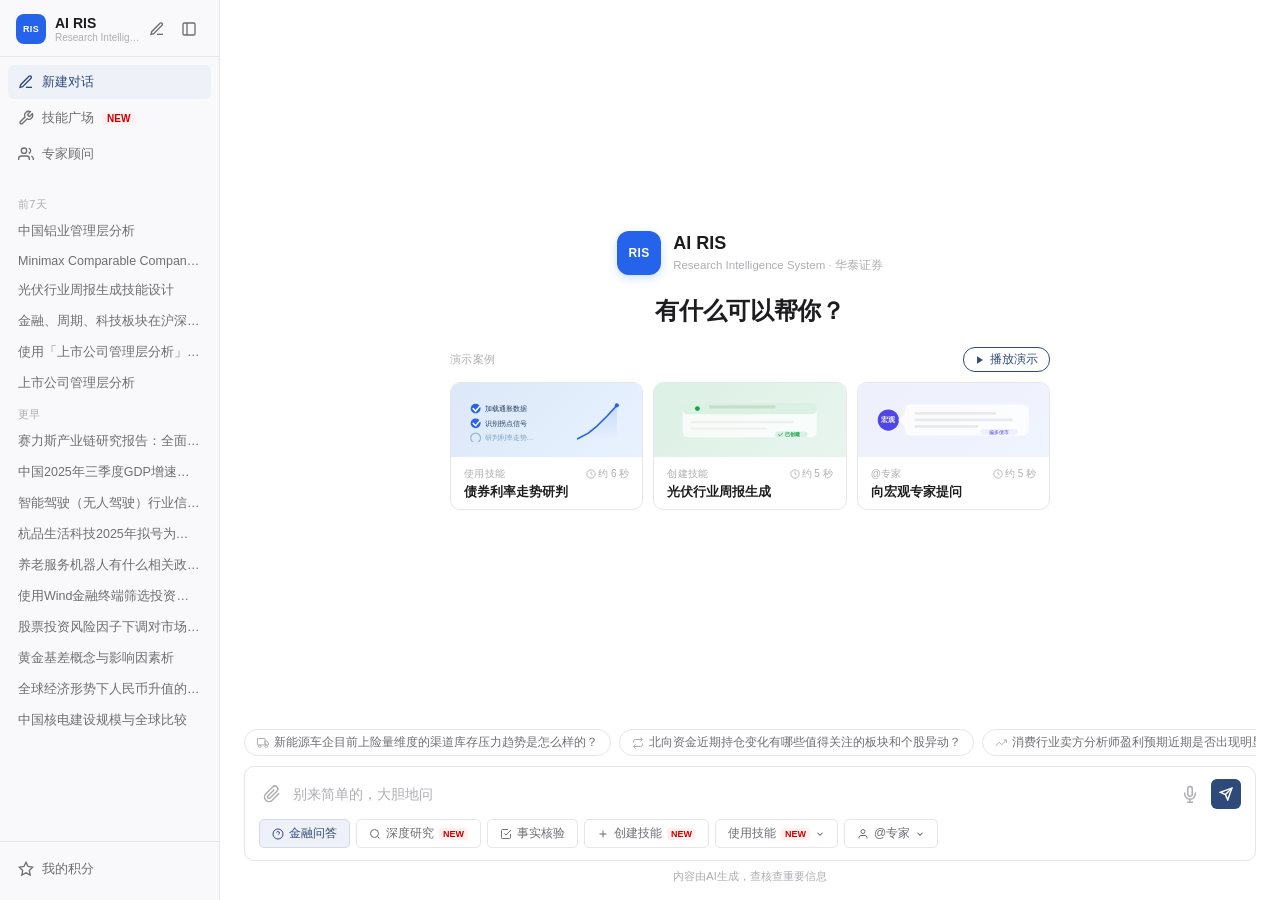
<file: index.html>
<!DOCTYPE html>
<html lang="zh-CN">
<head>
  <meta charset="UTF-8" />
  <meta name="viewport" content="width=device-width, initial-scale=1.0" />
  <title>AI RIS · 华泰证券</title>
  <style>
    *, *::before, *::after { box-sizing: border-box; margin: 0; padding: 0; }

    :root {
      --sidebar-w: 220px;
      --accent: #2e4a7a;
      --accent-light: #eef2f8;
      --bg: #ffffff;
      --bg2: #f9f9fb;
      --card-bg: #ffffff;
      --border: #e5e5ea;
      --text: #1d1d1f;
      --text2: #6e6e73;
      --text3: #aeaeb2;
      --muted: #6e6e73;
      --tag-new: #c00;
      --sidebar-bg: #f9f9fb;
      --sidebar-active: #eef2f8;
      --green: #006838;
      --orange: #b45309;
      --red: #c00;
      --radius: 10px;
      --shadow: 0 2px 8px rgba(0,0,0,0.06);
    }

    body {
      font-family: -apple-system, BlinkMacSystemFont, 'PingFang SC', 'Microsoft YaHei', sans-serif;
      background: var(--bg);
      color: var(--text);
      display: flex;
      height: 100vh;
      overflow: hidden;
      font-size: 14px;
      -webkit-font-smoothing: antialiased;
    }

    /* ─── SIDEBAR ─── */
    #sidebar {
      width: var(--sidebar-w);
      background: var(--sidebar-bg);
      display: flex;
      flex-direction: column;
      border-right: 1px solid var(--border);
      transition: width 0.25s ease;
      overflow: hidden;
      flex-shrink: 0;
    }
    #sidebar.collapsed { width: 0; }

    .sidebar-top {
      display: flex;
      align-items: center;
      justify-content: space-between;
      padding: 14px 16px 12px;
      border-bottom: 1px solid var(--border);
    }
    .logo-icon {
      width: 28px; height: 28px;
      background: var(--accent); border-radius: 7px;
      display: flex; align-items: center; justify-content: center;
      flex-shrink: 0;
    }
    .logo-icon svg { width: 18px; height: 18px; color: #fff; }

    /* RIS brand logo (sidebar) */
    .sidebar-brand { display: flex; align-items: center; gap: 9px; min-width: 0; }
    .ris-badge {
      width: 30px; height: 30px; background: #2563eb; border-radius: 8px;
      display: flex; align-items: center; justify-content: center;
      flex-shrink: 0; font-size: 9px; font-weight: 800; color: #fff;
      letter-spacing: 0.3px;
    }
    .ris-text { min-width: 0; }
    .ris-name { font-size: 14px; font-weight: 700; color: var(--text); line-height: 1.2; }
    .ris-sub { font-size: 10px; color: var(--text3); white-space: nowrap; overflow: hidden; text-overflow: ellipsis; margin-top: 1px; }

    .sidebar-actions { display: flex; gap: 4px; }
    .icon-btn {
      background: none; border: none; cursor: pointer;
      padding: 6px; border-radius: 6px; color: var(--text2);
      display: flex; align-items: center; justify-content: center;
      transition: background 0.1s;
    }
    .icon-btn:hover { background: #ececee; color: var(--text); }

    .sidebar-nav { padding: 8px; }
    .nav-item {
      display: flex; align-items: center; gap: 8px;
      padding: 8px 10px; border-radius: 6px; cursor: pointer;
      font-size: 13px; color: var(--text2);
      transition: background 0.1s; white-space: nowrap; margin-bottom: 2px;
    }
    .nav-item:hover { background: #ececee; }
    .nav-item.active { background: var(--accent-light); color: var(--accent); font-weight: 500; }
    .nav-item svg { flex-shrink: 0; }
    .badge-new {
      font-size: 10px; font-weight: 700; color: var(--red);
      background: #fff0f0; padding: 1px 5px; border-radius: 3px;
    }

    .history-section { flex: 1; overflow-y: auto; padding: 8px 8px 0; }
    .history-label {
      font-size: 11px; color: var(--text3); padding: 8px 10px 4px;
      font-weight: 500; letter-spacing: 0.3px;
    }
    .history-item {
      padding: 7px 10px; border-radius: 6px; cursor: pointer;
      font-size: 12.5px; color: var(--text2); white-space: nowrap;
      overflow: hidden; text-overflow: ellipsis;
      transition: background 0.1s;
    }
    .history-item:hover { background: #ececee; }

    .sidebar-footer {
      padding: 10px 8px 14px; border-top: 1px solid var(--border); margin-top: 8px;
    }
    .points-btn {
      display: flex; align-items: center; gap: 8px;
      padding: 8px 10px; border-radius: 6px; cursor: pointer;
      font-size: 13px; color: var(--text2);
      transition: background 0.1s;
    }
    .points-btn:hover { background: #ececee; }

    /* ─── MAIN ─── */
    #main {
      flex: 1; display: flex; flex-direction: column;
      overflow: hidden; position: relative;
    }

    /* toggle btn when sidebar collapsed */
    #toggle-sidebar {
      position: absolute; top: 14px; left: 14px; z-index: 20;
      background: none; border: none; cursor: pointer;
      padding: 6px; border-radius: 6px; color: var(--text2);
      display: none; align-items: center; justify-content: center;
      transition: background 0.1s;
    }
    #toggle-sidebar:hover { background: #ececee; }
    #sidebar.collapsed ~ #main #toggle-sidebar { display: flex; }

    /* ─── VIEWS ─── */
    .view { flex: 1; overflow-y: auto; display: none; flex-direction: column; }
    .view.active { display: flex; }

    /* ── CHAT VIEW ── */
    #view-chat {
      align-items: center; justify-content: center;
      padding: 24px 20px 0;
    }
    .chat-welcome {
      text-align: center; max-width: 600px; width: 100%;
    }

    /* RIS center welcome logo — horizontal compact */
    .chat-ris-wrap {
      display: flex; flex-direction: row; align-items: center;
      justify-content: center; gap: 12px; margin-bottom: 20px;
    }
    .chat-ris-badge {
      width: 44px; height: 44px; background: #2563eb; border-radius: 12px;
      display: flex; align-items: center; justify-content: center;
      font-size: 12px; font-weight: 800; color: #fff; letter-spacing: 0.4px;
      box-shadow: 0 3px 10px rgba(37,99,235,0.22); flex-shrink: 0;
    }
    .chat-ris-text { text-align: left; }
    .chat-ris-name { font-size: 18px; font-weight: 700; color: var(--text); line-height: 1.2; }
    .chat-ris-sub { font-size: 11.5px; color: var(--text3); margin-top: 3px; }

    .chat-welcome h2 {
      font-size: 24px; font-weight: 700; color: var(--text);
      margin-bottom: 20px; letter-spacing: -0.3px;
    }

    .suggestions {
      display: flex; gap: 8px; flex-wrap: wrap; justify-content: center;
      margin-top: 12px;
    }
    .suggestion-chip {
      background: var(--bg2); border: 1px solid var(--border);
      border-radius: 20px; padding: 6px 14px; font-size: 12px;
      cursor: pointer; color: var(--text2); transition: all 0.1s;
      white-space: nowrap;
    }
    .suggestion-chip:hover {
      border-color: var(--accent); color: var(--accent);
      background: var(--accent-light);
    }

    /* ─── INPUT AREA ─── */
    #input-area {
      padding: 0 24px 16px; background: transparent;
      flex-shrink: 0;
    }
    .suggested-qs {
      display: flex; gap: 8px; padding: 12px 0 10px;
      overflow-x: auto; scrollbar-width: none;
    }
    .suggested-qs::-webkit-scrollbar { display: none; }
    .sq-chip {
      display: flex; align-items: center; gap: 5px; flex-shrink: 0;
      padding: 5px 12px; border-radius: 14px;
      border: 1px solid var(--border); background: var(--card-bg);
      font-size: 11.5px; color: var(--text2); cursor: pointer;
      white-space: nowrap; transition: all 0.15s; font-family: inherit;
    }
    .sq-chip:hover { border-color: var(--accent); color: var(--accent); background: var(--accent-light); }
    .sq-chip svg { flex-shrink: 0; opacity: 0.55; }
    .input-box {
      background: var(--card-bg); border: 1px solid var(--border);
      border-radius: var(--radius); padding: 12px 14px;
      transition: border-color 0.15s;
    }
    .input-box:focus-within { border-color: var(--accent); }

    .input-row {
      display: flex; align-items: center; gap: 8px;
    }
    .attach-btn {
      background: none; border: none; cursor: pointer; color: var(--text3);
      padding: 4px; border-radius: 5px; display: flex;
      transition: color 0.1s;
    }
    .attach-btn:hover { color: var(--text); }

    #chat-input {
      flex: 1; border: none; outline: none; font-size: 14px;
      color: var(--text); background: transparent; resize: none;
      font-family: inherit; height: 24px; line-height: 24px;
    }
    #chat-input::placeholder { color: var(--text3); }

    .send-btn {
      width: 30px; height: 30px; background: var(--accent);
      border: none; border-radius: 6px; cursor: pointer;
      display: flex; align-items: center; justify-content: center;
      color: #fff; transition: opacity 0.1s;
    }
    .send-btn:hover { opacity: 0.85; }

    .voice-btn {
      background: none; border: none; cursor: pointer;
      color: var(--text3); padding: 4px; border-radius: 5px;
      display: flex; transition: color 0.1s;
    }
    .voice-btn:hover { color: var(--text); }

    .toolbar {
      display: flex; align-items: center; gap: 6px; margin-top: 10px;
      flex-wrap: wrap;
    }
    .tool-btn {
      display: flex; align-items: center; gap: 5px;
      padding: 5px 12px; border-radius: 5px; font-size: 12px;
      cursor: pointer; border: 1px solid var(--border);
      background: var(--card-bg); color: var(--text2);
      transition: all 0.1s; white-space: nowrap;
      font-family: inherit;
    }
    .tool-btn:hover { background: var(--bg2); }
    .tool-btn.active {
      background: var(--accent-light); border-color: #d0dae8;
      color: var(--accent);
    }
    .tool-btn .badge-new { font-size: 9px; padding: 1px 4px; }

    .input-footer {
      text-align: center; font-size: 11px; color: var(--text3);
      margin-top: 8px;
    }

    /* ─── SKILLS DROPDOWN ─── */
    #skills-popup {
      position: absolute; bottom: 130px; left: 50%; transform: translateX(-50%);
      background: var(--card-bg); border: 1px solid var(--border);
      border-radius: var(--radius); box-shadow: 0 8px 24px rgba(0,0,0,0.1);
      width: 380px; max-height: 420px; overflow-y: auto; z-index: 100;
      display: none; padding: 12px;
    }
    #skills-popup.open { display: block; }

    .popup-search {
      display: flex; align-items: center; gap: 8px;
      background: var(--bg2); border: 1px solid var(--border);
      border-radius: 6px; padding: 7px 12px; margin-bottom: 12px;
    }
    .popup-search input {
      border: none; outline: none; background: transparent;
      font-size: 13px; flex: 1; color: var(--text); font-family: inherit;
    }
    .popup-search input::placeholder { color: var(--text3); }

    .popup-section-label {
      font-size: 12px; font-weight: 600; color: var(--text2);
      padding: 4px 8px; display: flex; align-items: center;
      justify-content: space-between;
    }
    .popup-section-label span { cursor: pointer; color: var(--text3); }

    .popup-skill-item {
      display: flex; align-items: flex-start; gap: 10px;
      padding: 8px 10px; border-radius: 6px; cursor: pointer;
      transition: background 0.1s; position: relative;
    }
    .popup-skill-item:hover { background: var(--bg2); }
    .popup-skill-item.has-preview:hover .skill-preview-bubble { display: block; }

    .skill-icon-sm {
      width: 30px; height: 30px; background: var(--bg2);
      border-radius: 6px; display: flex; align-items: center; justify-content: center;
      flex-shrink: 0;
    }
    .popup-skill-info { flex: 1; }
    .popup-skill-name { font-size: 13px; font-weight: 500; }
    .popup-skill-desc { font-size: 11.5px; color: var(--text2); margin-top: 2px; line-height: 1.4; }

    .skill-preview-bubble {
      display: none; position: absolute; left: 110%; top: 0;
      width: 240px; background: var(--card-bg);
      border: 1px solid var(--border); border-radius: var(--radius);
      padding: 12px; font-size: 12px; color: var(--text2); line-height: 1.6;
      box-shadow: var(--shadow); z-index: 200;
    }

    .popup-divider { height: 1px; background: var(--border); margin: 8px 0; }
    .popup-add {
      display: flex; align-items: center; gap: 8px;
      padding: 8px 10px; cursor: pointer; border-radius: 6px;
      font-size: 13px; color: var(--accent); transition: background 0.1s;
    }
    .popup-add:hover { background: var(--accent-light); }

    /* ─── SKILLS MARKETPLACE VIEW ─── */
    #view-skills {
      flex-direction: column;
    }
    .skills-header {
      display: flex; align-items: center; justify-content: space-between;
      padding: 24px 32px 18px;
      border-bottom: 1px solid var(--border);
    }
    .skills-header h1 { font-size: 18px; font-weight: 600; }
    .create-btn {
      background: var(--accent); color: #fff; border: none;
      border-radius: 6px; padding: 6px 14px; font-size: 12px;
      cursor: pointer; display: flex; align-items: center; gap: 6px;
      transition: opacity 0.1s; font-family: inherit; font-weight: 500;
    }
    .create-btn:hover { opacity: 0.85; }

    .skills-tabs {
      display: flex; gap: 4px; padding: 12px 32px;
      border-bottom: 1px solid var(--border);
    }
    .skills-tab {
      padding: 6px 16px; border-radius: 5px; cursor: pointer;
      font-size: 13px; color: var(--text2);
      border: none; background: none;
      display: flex; align-items: center; gap: 5px;
      transition: all 0.1s; font-family: inherit;
    }
    .skills-tab.active {
      background: var(--accent-light); color: var(--accent); font-weight: 500;
    }
    .skills-tab:hover:not(.active) { background: #ececee; }

    .skills-grid {
      display: grid; grid-template-columns: repeat(auto-fill, minmax(280px, 1fr));
      gap: 14px; padding: 20px 32px; overflow-y: auto; flex: 1;
    }

    .skill-card {
      background: var(--card-bg); border: 1px solid var(--border);
      border-radius: var(--radius); padding: 16px;
      display: flex; flex-direction: column; gap: 10px;
      transition: box-shadow 0.15s; cursor: default;
    }
    .skill-card:hover { box-shadow: var(--shadow); }

    .skill-card-top {
      display: flex; align-items: flex-start; justify-content: space-between;
    }
    .skill-icon {
      width: 34px; height: 34px; background: var(--bg2);
      border-radius: 8px; display: flex; align-items: center; justify-content: center;
    }
    .skill-card-controls { display: flex; align-items: center; gap: 8px; }

    /* Toggle switch */
    .toggle {
      position: relative; width: 36px; height: 20px; cursor: pointer;
    }
    .toggle input { opacity: 0; width: 0; height: 0; }
    .toggle-slider {
      position: absolute; inset: 0; background: #ccc;
      border-radius: 20px; transition: background 0.2s;
    }
    .toggle-slider::before {
      content: ""; position: absolute;
      width: 16px; height: 16px; left: 2px; top: 2px;
      background: #fff; border-radius: 50%; transition: transform 0.2s;
    }
    .toggle input:checked ~ .toggle-slider { background: var(--accent); }
    .toggle input:checked ~ .toggle-slider::before { transform: translateX(16px); }

    .more-btn {
      background: none; border: none; cursor: pointer; color: var(--text3);
      padding: 2px; border-radius: 4px; font-size: 16px; line-height: 1;
    }
    .more-btn:hover { color: var(--text); }

    .skill-card-name { font-size: 13.5px; font-weight: 600; }
    .skill-card-desc { font-size: 12px; color: var(--text2); line-height: 1.5; }

    .skill-card-footer {
      display: flex; align-items: center; justify-content: space-between;
      margin-top: auto;
    }
    .skill-date { font-size: 11.5px; color: var(--text3); }
    .skill-actions { display: flex; gap: 10px; }
    .skill-link {
      font-size: 12px; color: var(--accent); cursor: pointer;
      text-decoration: none; background: none; border: none; font-family: inherit;
    }
    .skill-link:hover { text-decoration: underline; }

    .skill-status {
      display: flex; align-items: center; gap: 4px;
      font-size: 11.5px; color: var(--text3);
    }

    /* Toast */
    #toast {
      position: fixed; bottom: 24px; left: 50%; transform: translateX(-50%);
      background: #1d1d1f; color: #fff; padding: 10px 20px;
      border-radius: 6px; font-size: 12.5px; opacity: 0;
      transition: opacity 0.3s; z-index: 999; pointer-events: none;
      display: flex; align-items: center; gap: 8px;
    }
    #toast.show { opacity: 1; }
    #toast.success { background: var(--green); }

    /* Scrollbar */
    ::-webkit-scrollbar { width: 4px; }
    ::-webkit-scrollbar-track { background: transparent; }
    ::-webkit-scrollbar-thumb { background: #d1d5db; border-radius: 4px; }

    /* ─── USE CASE CARDS ─── */
    .use-case-section { width: 100%; margin-bottom: 0; }
    .use-case-label { font-size: 11px; color: var(--text3); font-weight: 500; letter-spacing: 0.3px; margin-bottom: 10px; }
    .use-cases { display: grid; grid-template-columns: repeat(3, 1fr); gap: 10px; }
    .use-case-card {
      display: flex; flex-direction: column; align-items: stretch;
      padding: 0; border: 1px solid var(--border); border-radius: var(--radius);
      background: var(--card-bg); cursor: pointer; transition: all 0.15s;
      text-align: left; overflow: hidden;
    }
    .use-case-card:hover { border-color: var(--accent); box-shadow: 0 2px 12px rgba(37,99,235,0.08); }
    .use-case-card:hover .uc-play { background: var(--accent-light); color: var(--accent); }
    @keyframes ucClickPulse {
      0%   { transform: scale(1);    box-shadow: 0 0 0 0    rgba(46,74,122,0.45); border-color: var(--accent); }
      25%  { transform: scale(1.03); box-shadow: 0 0 0 8px  rgba(46,74,122,0.18); border-color: var(--accent); }
      55%  { transform: scale(1.01); box-shadow: 0 0 0 12px rgba(46,74,122,0.08); border-color: var(--accent); }
      100% { transform: scale(1);    box-shadow: 0 0 0 0    rgba(46,74,122,0);    border-color: var(--accent); }
    }
    .uc-highlight { animation: ucClickPulse 1.1s ease-out forwards; border-color: var(--accent) !important; }
    @keyframes backBtnFlash {
      0%, 100% { color: var(--text2); }
      40%      { color: var(--accent); font-weight: 600; }
    }
    .demo-back.btn-flash { animation: backBtnFlash 0.55s ease; }
    /* Card preview area */
    .uc-preview {
      height: 74px; padding: 10px 14px; display: flex; align-items: center;
      overflow: hidden; position: relative;
    }
    .uc-prev-blue   { background: linear-gradient(135deg, #dce8f8 0%, #e8f2ff 100%); }
    .uc-prev-green  { background: linear-gradient(135deg, #dcf0e5 0%, #e8f5ee 100%); }
    .uc-prev-indigo { background: linear-gradient(135deg, #eef0fb 0%, #f0f4ff 100%); }
    .uc-prev-orange { background: linear-gradient(135deg, #fff7ed 0%, #fef0e0 100%); }
    .uc-preview svg { width: 100%; }
    /* Card body */
    .uc-body { padding: 10px 13px 8px; display: flex; flex-direction: column; gap: 3px; }
    .uc-meta { display: flex; align-items: center; justify-content: space-between; }
    .uc-label { font-size: 10px; color: var(--text3); font-weight: 500; letter-spacing: 0.3px; }
    .uc-dur { font-size: 10px; color: var(--text3); display: flex; align-items: center; gap: 2px; }
    .uc-title { font-size: 12.5px; font-weight: 600; color: var(--text); line-height: 1.35; }
    /* Play button — full-width footer bar */
    .uc-play {
      border-top: 1px solid var(--border); padding: 8px 13px;
      display: flex; align-items: center; justify-content: center; gap: 6px;
      font-size: 12px; font-weight: 500; color: var(--accent);
      background: transparent; transition: background 0.15s;
    }
    /* Demo panel progress bar + replay */
    .demo-progress-bar {
      height: 3px; background: var(--border); flex-shrink: 0; width: 100%;
    }
    .demo-progress-fill {
      height: 100%; background: var(--accent); width: 0%;
      transition: width 0.5s ease; border-radius: 0 2px 2px 0;
    }
    .demo-top-bar {
      display: flex; align-items: center; padding: 16px 0 14px;
    }
    .demo-replay {
      display: none; align-items: center; gap: 4px; margin-left: 10px;
      padding: 4px 11px; border-radius: 12px; border: 1px solid var(--border);
      background: none; font-size: 11.5px; color: var(--text2);
      cursor: pointer; font-family: inherit; transition: all 0.15s;
    }
    .demo-replay:hover { border-color: var(--accent); color: var(--accent); }

    /* ─── DEMO PANEL ─── */
    #view-chat.demo-mode {
      flex-direction: row !important; align-items: stretch;
      padding: 0; justify-content: flex-start;
    }
    .demo-panel {
      display: none; flex-direction: column;
      flex: 1; min-width: 0; overflow-y: auto;
      padding: 32px 48px 32px;
    }
    .demo-panel.active { display: flex; }

    /* Refs side panel */
    .demo-refs-panel {
      display: none; flex-direction: column; width: 300px; flex-shrink: 0;
      border-left: 1px solid var(--border); background: white;
    }
    .demo-refs-panel.active { display: flex; }
    .demo-refs-hd {
      padding: 13px 16px; font-size: 13px; font-weight: 600; color: var(--text);
      border-bottom: 1px solid var(--border);
      display: flex; align-items: center; justify-content: space-between; flex-shrink: 0;
    }
    .demo-refs-close {
      cursor: pointer; color: var(--text3); background: none; border: none;
      font-size: 18px; line-height: 1; padding: 0 2px; font-family: inherit; transition: color 0.1s;
    }
    .demo-refs-close:hover { color: var(--text); }
    .demo-refs-count {
      font-size: 11.5px; color: var(--text2); padding: 8px 16px;
      border-bottom: 1px solid var(--border); flex-shrink: 0;
    }
    .demo-refs-list { overflow-y: auto; flex: 1; }
    .demo-ref-row {
      display: flex; align-items: flex-start; gap: 8px;
      padding: 9px 16px; border-bottom: 1px solid #f5f5f7;
      cursor: pointer; transition: background 0.15s;
    }
    .demo-ref-row:hover { background: #f5f5f7; }
    .demo-ref-pill {
      font-size: 10px; padding: 1px 5px; border-radius: 2px; font-weight: 600;
      flex-shrink: 0; white-space: nowrap; margin-top: 2px;
    }
    .demo-ref-pill.shuju { background: #dff2fb; color: #0076a8; }
    .demo-ref-pill.gong  { background: #f0ede0; color: #6b6020; }
    .demo-ref-pill.yan   { background: #fff0e0; color: #c05e00; }
    .demo-ref-pill.zixun { background: #e0f5ec; color: #1a7a5e; }
    .demo-ref-row-body { flex: 1; min-width: 0; }
    .demo-ref-row-title { font-size: 11.5px; color: var(--text2); line-height: 1.45; }
    .demo-ref-row-date { font-size: 10.5px; color: var(--text3); margin-top: 2px; }
    .demo-back {
      display: flex; align-items: center; gap: 5px; background: none; border: none;
      cursor: pointer; color: var(--text2); font-size: 12.5px; padding: 0;
      font-family: inherit; transition: color 0.1s;
    }
    .demo-back:hover { color: var(--accent); }

    /* Section header with inline play button */
    .use-case-hd {
      display: flex; align-items: center; justify-content: space-between;
      margin-bottom: 10px;
    }
    .use-case-hd .use-case-label { margin-bottom: 0; }
    .play-all-btn {
      display: flex; align-items: center; gap: 5px;
      padding: 4px 11px; border-radius: 12px;
      border: 1px solid var(--accent); background: transparent;
      color: var(--accent); font-size: 11.5px; font-weight: 500;
      font-family: inherit; cursor: pointer; transition: all 0.15s;
    }
    .play-all-btn:hover { background: var(--accent); color: #fff; }
    .play-all-btn:active { opacity: 0.85; }

    /* Tour indicator */
    .demo-tour-indicator {
      font-size: 11.5px; color: var(--text3); margin-left: 10px;
      white-space: nowrap;
    }

    /* Speed control */
    .demo-speed { display: flex; align-items: center; gap: 3px; margin-left: auto; }
    .demo-speed-label { font-size: 11px; color: var(--text3); margin-right: 4px; }
    .speed-btn {
      background: none; border: 1px solid var(--border); cursor: pointer;
      padding: 3px 8px; border-radius: 10px; font-size: 11px; color: var(--text2);
      font-family: inherit; transition: all 0.12s;
    }
    .speed-btn:hover { border-color: var(--accent); color: var(--accent); }
    .speed-btn.active { background: var(--accent); border-color: var(--accent); color: #fff; font-weight: 600; }

    .demo-messages { display: flex; flex-direction: column; gap: 16px; }
    .demo-user {
      align-self: flex-end; max-width: 75%; background: var(--accent); color: #fff;
      padding: 10px 14px; border-radius: 12px 12px 2px 12px; font-size: 13px; line-height: 1.5;
    }
    .demo-ai { align-self: flex-start; width: 100%; }
    .demo-ai-head { display: flex; align-items: center; gap: 8px; margin-bottom: 10px; }
    .demo-ai-ava {
      width: 24px; height: 24px; background: var(--accent); border-radius: 5px;
      display: flex; align-items: center; justify-content: center; flex-shrink: 0;
    }
    .demo-ai-name { font-size: 12px; font-weight: 600; color: var(--text); }

    /* Steps block */
    .demo-steps {
      background: var(--bg2); border: 1px solid var(--border); border-radius: var(--radius);
      padding: 10px 14px; display: flex; flex-direction: column; gap: 0; margin-bottom: 12px;
      overflow: hidden;
    }
    .demo-step {
      display: flex; flex-direction: column; gap: 0;
      font-size: 12.5px; color: var(--text3);
      opacity: 0; transform: translateY(4px); transition: opacity 0.3s, transform 0.3s;
      padding: 7px 0;
    }
    .demo-step:not(:last-child) { border-bottom: 1px solid var(--border); }
    .demo-step.show { opacity: 1; transform: none; }
    .demo-step-title { display: flex; align-items: center; gap: 10px; }
    .demo-step-dot {
      width: 18px; height: 18px; border-radius: 50%; border: 1.5px solid #ddd;
      display: flex; align-items: center; justify-content: center;
      flex-shrink: 0; background: white; transition: all 0.25s;
    }
    .demo-step.running .demo-step-dot { border-color: var(--accent); animation: pulse-ring 1s infinite; }
    .demo-step.running .demo-step-title { color: var(--accent); }
    .demo-step.done .demo-step-dot { background: var(--green); border-color: var(--green); }
    .demo-step.done .demo-step-title { color: var(--text2); }
    @keyframes pulse-ring {
      0%   { box-shadow: 0 0 0 0 rgba(46,74,122,0.35); }
      70%  { box-shadow: 0 0 0 5px rgba(46,74,122,0); }
      100% { box-shadow: 0 0 0 0 rgba(46,74,122,0); }
    }

    /* Sub-detail items */
    .demo-step-subs {
      margin-left: 28px; margin-top: 0; padding-top: 0;
      display: flex; flex-direction: column; gap: 3px;
      max-height: 0; overflow: hidden;
      transition: max-height 0.45s ease, padding-top 0.3s;
    }
    .demo-step-subs.open { max-height: 200px; padding-top: 5px; }
    .demo-step-sub {
      font-size: 11.5px; line-height: 1.5; color: var(--text3);
      opacity: 0; transform: translateY(2px);
      transition: opacity 0.22s, transform 0.22s;
      display: flex; align-items: flex-start; gap: 5px;
    }
    .demo-step-sub.show { opacity: 1; transform: none; }
    .demo-step-sub.tool {
      color: #3b5ca8; background: #eef2fb; border-radius: 4px;
      padding: 2px 8px; font-family: 'SF Mono','Menlo',monospace; font-size: 10.5px;
    }
    .demo-step-sub.data { color: var(--text2); }
    .demo-step-sub.data strong { color: var(--text); font-weight: 600; }
    .demo-step-sub.note { color: var(--text3); font-style: italic; }
    .demo-step-sub-dot {
      width: 3px; height: 3px; border-radius: 50%; background: var(--text3);
      margin-top: 6px; flex-shrink: 0;
    }

    /* Collapsed pill */
    .demo-steps-pill {
      display: none; align-items: center; gap: 8px; background: var(--bg2);
      border: 1px solid var(--border); border-radius: 20px;
      padding: 5px 12px 5px 8px; font-size: 12px; color: var(--text2);
      cursor: pointer; width: fit-content; margin-bottom: 12px;
      opacity: 0; transform: scale(0.96);
      transition: opacity 0.3s, transform 0.3s;
    }
    .demo-steps-pill.show { display: flex; opacity: 1; transform: none; }
    .demo-steps-pill:hover { border-color: var(--accent); color: var(--accent); }
    .demo-steps-pill-icon {
      width: 16px; height: 16px; border-radius: 50%; background: var(--green);
      display: flex; align-items: center; justify-content: center; flex-shrink: 0;
    }

    /* Result */
    .demo-result {
      border: 1px solid var(--border); border-radius: var(--radius); overflow: hidden;
      opacity: 0; transform: translateY(6px); transition: opacity 0.4s, transform 0.4s;
    }
    .demo-result.show { opacity: 1; transform: none; }
    .demo-result-hd {
      padding: 10px 14px; background: var(--bg2); border-bottom: 1px solid var(--border);
      display: flex; align-items: center; gap: 8px;
    }
    .demo-result-hd-title { font-size: 13px; font-weight: 600; flex: 1; }
    .demo-tag { font-size: 10.5px; padding: 2px 8px; border-radius: 3px; font-weight: 500; }
    .demo-tag.bullish { background: #f0fdf4; color: var(--green); }
    .demo-tag.neutral { background: #fffbeb; color: var(--orange); }
    .demo-result-body { padding: 14px; font-size: 12.5px; color: var(--text2); line-height: 1.7; display: flex; flex-direction: column; gap: 13px; }
    .demo-section-title { font-size: 11.5px; font-weight: 600; color: var(--text); margin-bottom: 3px; }

    /* Inline chart */
    .demo-chart-wrap { background: var(--bg2); border: 1px solid var(--border); border-radius: 7px; padding: 10px 12px; }
    .demo-chart-label { font-size: 10.5px; color: var(--text3); margin-bottom: 6px; font-weight: 500; letter-spacing: 0.2px; }
    .demo-chart-xaxis { display: flex; justify-content: space-between; margin-top: 3px; }
    .demo-chart-xaxis span { font-size: 9.5px; color: var(--text3); }
    .demo-chart-legend { display: flex; gap: 14px; margin-top: 7px; flex-wrap: wrap; }
    .demo-chart-legend-item { display: flex; align-items: center; gap: 5px; font-size: 10.5px; color: var(--text2); }
    .demo-chart-legend-line { width: 14px; height: 2.5px; border-radius: 2px; }

    /* Data table */
    .demo-table-wrap { overflow-x: auto; }
    .demo-table { width: 100%; border-collapse: collapse; font-size: 11.5px; }
    .demo-table th { font-size: 10.5px; font-weight: 600; color: var(--text3); text-align: left; padding: 4px 8px 6px; border-bottom: 1px solid var(--border); white-space: nowrap; }
    .demo-table td { padding: 5px 8px; border-bottom: 1px solid #f2f2f7; color: var(--text2); }
    .demo-table tr:last-child td { border-bottom: none; }
    .demo-table td.up { color: var(--green); font-weight: 500; }
    .demo-table td.down { color: #ef4444; font-weight: 500; }
    .demo-table td.flat { color: var(--orange); font-weight: 500; }
    .demo-table td strong { color: var(--text); font-weight: 600; }

    /* Citation & sources */
    .cite { font-size: 9px; color: var(--accent); vertical-align: super; cursor: pointer; font-weight: 600; margin-left: 1px; }
    .demo-sources { border-top: 1px solid var(--border); padding: 9px 14px; background: var(--bg2); }
    .demo-sources-title { font-size: 10px; font-weight: 600; color: var(--text3); margin-bottom: 5px; letter-spacing: 0.3px; text-transform: uppercase; }
    .demo-source-item { font-size: 10.5px; color: var(--text3); display: flex; gap: 6px; line-height: 1.6; }
    .demo-source-num { font-weight: 600; color: var(--accent); flex-shrink: 0; }
    .demo-source-item a { color: var(--accent); text-decoration: none; }
    .demo-source-item a:hover { text-decoration: underline; }

    /* Skill card */
    .demo-skill-card {
      display: flex; align-items: flex-start; gap: 14px;
      padding: 14px 16px; border: 1px solid #c3e6cb; border-radius: var(--radius); background: #f6fdf7;
    }
    .demo-skill-ava {
      width: 40px; height: 40px; background: var(--green);
      border-radius: 10px; display: flex; align-items: center; justify-content: center; flex-shrink: 0;
    }
    .demo-skill-info { flex: 1; }
    .demo-skill-name { font-size: 13.5px; font-weight: 600; }
    .demo-skill-meta { font-size: 11.5px; color: var(--text2); margin-top: 3px; }
    .demo-skill-btns { display: flex; gap: 8px; margin-top: 10px; }
    .ds-btn { padding: 5px 12px; border-radius: 5px; font-size: 12px; cursor: pointer; font-family: inherit; font-weight: 500; }
    .ds-btn-p { background: var(--accent); color: white; border: none; }
    .ds-btn-s { background: white; color: var(--text2); border: 1px solid var(--border); }
    .demo-skill-preview { margin-top: 12px; padding: 10px 12px; background: #e8f5e9; border-radius: 6px; }
    .demo-skill-preview-title { font-size: 10.5px; font-weight: 600; color: #2e7d32; margin-bottom: 5px; letter-spacing: 0.2px; }
    .demo-skill-preview pre { font-size: 10.5px; color: #444; font-family: 'SF Mono','Menlo',monospace; line-height: 1.6; white-space: pre-wrap; }

    /* ─── RESULT CONTENT (full-width, no embedded sidebar) ─── */
    .demo-result-body-full {
      padding: 14px 16px; font-size: 12.5px; color: var(--text2); line-height: 1.7;
      display: flex; flex-direction: column; gap: 0;
    }
    /* Blue section header */
    .r-hd { font-size: 12.5px; font-weight: 700; color: var(--accent); margin: 12px 0 5px; }
    .r-hd:first-child { margin-top: 0; }
    /* Inline citation badge */
    .cn {
      display: inline-flex; align-items: center; justify-content: center;
      width: 14px; height: 14px; border-radius: 50%; background: #dce6f5;
      color: var(--accent); font-size: 9px; font-weight: 700; cursor: pointer;
      margin: 0 1px; vertical-align: middle; flex-shrink: 0; transition: background 0.15s;
    }
    .cn:hover { background: var(--accent); color: white; }
    /* Source footer under table */
    .r-sources { font-size: 11px; color: var(--text3); margin: 6px 0 10px; display: flex; align-items: center; gap: 5px; flex-wrap: wrap; }
    /* Risk bullet list */
    .r-risks { list-style: none; display: flex; flex-direction: column; gap: 5px; margin: 0; }
    .r-risk { display: flex; align-items: flex-start; gap: 6px; font-size: 12.5px; }
    .r-dot { width: 5px; height: 5px; border-radius: 50%; background: var(--accent); flex-shrink: 0; margin-top: 7px; }
    /* Disclaimer */
    .r-disclaimer {
      font-size: 10.5px; color: var(--text3); text-align: center;
      margin-top: 14px; padding-top: 10px; border-top: 1px solid var(--border);
    }
    .r-callout {
      background: #fff8f0; border-left: 3px solid #f59e0b;
      padding: 10px 13px; border-radius: 0 6px 6px 0; margin: 0 0 10px;
    }
    .r-callout-hd { font-size: 11.5px; font-weight: 600; color: #92400e; margin-bottom: 5px; }
    .r-callout-body { font-size: 12px; color: var(--text2); line-height: 1.65; }
    .r-tag-box { display: flex; flex-wrap: wrap; gap: 6px; margin: 0 0 10px; }
    .r-tag-item {
      font-size: 11px; padding: 3px 10px; border-radius: 12px;
      background: #f5f5f7; color: var(--text2); border: 1px solid var(--border);
    }

    /* ─── EXPERTS VIEW ─── */
    #view-experts { flex-direction: column; }
    .experts-header {
      display: flex; align-items: center; justify-content: space-between;
      padding: 24px 32px 18px; border-bottom: 1px solid var(--border); flex-shrink: 0;
    }
    .experts-header h1 { font-size: 18px; font-weight: 600; }
    .experts-body { flex: 1; overflow-y: auto; padding: 20px 32px 32px; }
    .expert-category { margin-bottom: 28px; }
    .expert-cat-title {
      font-size: 11px; font-weight: 700; color: var(--text3); letter-spacing: 0.6px;
      text-transform: uppercase; margin-bottom: 12px; padding-bottom: 8px;
      border-bottom: 1px solid var(--border);
    }
    .expert-grid {
      display: grid; grid-template-columns: repeat(auto-fill, minmax(230px, 1fr)); gap: 12px;
    }
    .expert-card {
      border: 1px solid var(--border); border-radius: var(--radius);
      padding: 14px 16px; background: var(--card-bg);
      display: flex; flex-direction: column; gap: 10px; transition: box-shadow 0.15s;
    }
    .expert-card:hover { box-shadow: var(--shadow); }
    .expert-card-top { display: flex; align-items: center; gap: 10px; }
    .expert-avatar {
      width: 38px; height: 38px; border-radius: 50%;
      display: flex; align-items: center; justify-content: center;
      font-size: 13px; font-weight: 800; color: #fff; flex-shrink: 0;
    }
    .expert-meta { flex: 1; min-width: 0; }
    .expert-name { font-size: 13.5px; font-weight: 600; color: var(--text); }
    .expert-title-text { font-size: 11px; color: var(--text3); margin-top: 2px; }
    .expert-desc { font-size: 12px; color: var(--text2); line-height: 1.5; }
    .expert-ask-btn {
      align-self: flex-start; padding: 5px 14px; border-radius: 5px;
      border: 1px solid var(--border); background: white; color: var(--accent);
      font-size: 12px; cursor: pointer; font-family: inherit; font-weight: 500;
      transition: all 0.1s;
    }
    .expert-ask-btn:hover { background: var(--accent-light); border-color: var(--accent); }

    /* Expert popup */
    #expert-popup {
      position: absolute; bottom: 130px; left: 50%; transform: translateX(-50%);
      background: var(--card-bg); border: 1px solid var(--border);
      border-radius: var(--radius); box-shadow: 0 8px 24px rgba(0,0,0,0.1);
      width: 320px; max-height: 380px; overflow-y: auto; z-index: 100;
      display: none; padding: 12px;
    }
    #expert-popup.open { display: block; }
    .ep-search {
      display: flex; align-items: center; gap: 8px; background: var(--bg2);
      border: 1px solid var(--border); border-radius: 6px; padding: 7px 12px; margin-bottom: 10px;
    }
    .ep-search input {
      border: none; outline: none; background: transparent;
      font-size: 13px; flex: 1; color: var(--text); font-family: inherit;
    }
    .ep-search input::placeholder { color: var(--text3); }
    .ep-cat-label {
      font-size: 10.5px; font-weight: 700; color: var(--text3); letter-spacing: 0.4px;
      padding: 6px 8px 3px; text-transform: uppercase;
    }
    .ep-item {
      display: flex; align-items: center; gap: 10px;
      padding: 7px 10px; border-radius: 6px; cursor: pointer; transition: background 0.1s;
    }
    .ep-item:hover { background: var(--bg2); }
    .ep-ava {
      width: 28px; height: 28px; border-radius: 50%;
      display: flex; align-items: center; justify-content: center;
      font-size: 10px; font-weight: 800; color: #fff; flex-shrink: 0;
    }
    .ep-info { flex: 1; }
    .ep-name { font-size: 13px; font-weight: 500; color: var(--text); }
    .ep-title { font-size: 11px; color: var(--text3); margin-top: 1px; }
  </style>
</head>
<body>

<!-- SIDEBAR -->
<aside id="sidebar">
  <div class="sidebar-top">
    <div class="sidebar-brand">
      <div class="ris-badge">RIS</div>
      <div class="ris-text">
        <div class="ris-name">AI RIS</div>
        <div class="ris-sub">Research Intelligence System</div>
      </div>
    </div>
    <div class="sidebar-actions">
      <button class="icon-btn" onclick="newChat()" title="新建对话">
        <svg width="16" height="16" viewBox="0 0 24 24" fill="none" stroke="currentColor" stroke-width="2">
          <path d="M12 20h9"/><path d="M16.5 3.5a2.121 2.121 0 0 1 3 3L7 19l-4 1 1-4L16.5 3.5z"/>
        </svg>
      </button>
      <button class="icon-btn" onclick="toggleSidebar()" title="收起">
        <svg width="16" height="16" viewBox="0 0 24 24" fill="none" stroke="currentColor" stroke-width="2">
          <rect x="3" y="3" width="18" height="18" rx="2"/><path d="M9 3v18"/>
        </svg>
      </button>
    </div>
  </div>

  <nav class="sidebar-nav">
    <div class="nav-item active" onclick="newChat()">
      <svg width="16" height="16" viewBox="0 0 24 24" fill="none" stroke="currentColor" stroke-width="2">
        <path d="M12 20h9"/><path d="M16.5 3.5a2.121 2.121 0 0 1 3 3L7 19l-4 1 1-4L16.5 3.5z"/>
      </svg>
      新建对话
    </div>
    <div class="nav-item" onclick="showSkillsView()">
      <svg width="16" height="16" viewBox="0 0 24 24" fill="none" stroke="currentColor" stroke-width="2">
        <path d="M14.7 6.3a1 1 0 0 0 0 1.4l1.6 1.6a1 1 0 0 0 1.4 0l3.77-3.77a6 6 0 0 1-7.94 7.94l-6.91 6.91a2.12 2.12 0 0 1-3-3l6.91-6.91a6 6 0 0 1 7.94-7.94l-3.76 3.76z"/>
      </svg>
      技能广场
      <span class="badge-new">NEW</span>
    </div>
    <div class="nav-item" onclick="showExpertsView()">
      <svg width="16" height="16" viewBox="0 0 24 24" fill="none" stroke="currentColor" stroke-width="2">
        <path d="M17 21v-2a4 4 0 0 0-4-4H5a4 4 0 0 0-4 4v2"/>
        <circle cx="9" cy="7" r="4"/>
        <path d="M23 21v-2a4 4 0 0 0-3-3.87"/><path d="M16 3.13a4 4 0 0 1 0 7.75"/>
      </svg>
      专家顾问
    </div>
  </nav>

  <div class="history-section">
    <div class="history-label">前7天</div>
    <div class="history-item" onclick="loadHistory('中国铝业管理层分析')">中国铝业管理层分析</div>
    <div class="history-item" onclick="loadHistory('Minimax Comparable Company Ana')">Minimax Comparable Company Ana</div>
    <div class="history-item" onclick="loadHistory('光伏行业周报生成技能设计')">光伏行业周报生成技能设计</div>
    <div class="history-item" onclick="loadHistory('金融、周期、科技板块在沪深300...')">金融、周期、科技板块在沪深300...</div>
    <div class="history-item" onclick="loadHistory('使用「上市公司管理层分析」技能:')">使用「上市公司管理层分析」技能:</div>
    <div class="history-item" onclick="loadHistory('上市公司管理层分析')">上市公司管理层分析</div>
    <div class="history-label">更早</div>
    <div class="history-item" onclick="loadHistory('赛力斯产业链研究报告：全面解析...')">赛力斯产业链研究报告：全面解析...</div>
    <div class="history-item" onclick="loadHistory('中国2025年三季度GDP增速核查...')">中国2025年三季度GDP增速核查...</div>
    <div class="history-item" onclick="loadHistory('智能驾驶（无人驾驶）行业信息获...')">智能驾驶（无人驾驶）行业信息获...</div>
    <div class="history-item" onclick="loadHistory('杭品生活科技2025年拟号为盈原因...')">杭品生活科技2025年拟号为盈原因...</div>
    <div class="history-item" onclick="loadHistory('养老服务机器人有什么相关政策推...')">养老服务机器人有什么相关政策推...</div>
    <div class="history-item" onclick="loadHistory('使用Wind金融终端筛选投资可转债...')">使用Wind金融终端筛选投资可转债...</div>
    <div class="history-item" onclick="loadHistory('股票投资风险因子下调对市场的影响')">股票投资风险因子下调对市场的影响</div>
    <div class="history-item" onclick="loadHistory('黄金基差概念与影响因素析')">黄金基差概念与影响因素析</div>
    <div class="history-item" onclick="loadHistory('全球经济形势下人民币升值的原因')">全球经济形势下人民币升值的原因</div>
    <div class="history-item" onclick="loadHistory('中国核电建设规模与全球比较')">中国核电建设规模与全球比较</div>
  </div>

  <div class="sidebar-footer">
    <div class="points-btn">
      <svg width="16" height="16" viewBox="0 0 24 24" fill="none" stroke="currentColor" stroke-width="2">
        <polygon points="12 2 15.09 8.26 22 9.27 17 14.14 18.18 21.02 12 17.77 5.82 21.02 7 14.14 2 9.27 8.91 8.26 12 2"/>
      </svg>
      我的积分
    </div>
  </div>
</aside>

<!-- MAIN -->
<div id="main">
  <button id="toggle-sidebar" onclick="toggleSidebar()">
    <svg width="18" height="18" viewBox="0 0 24 24" fill="none" stroke="currentColor" stroke-width="2">
      <rect x="3" y="3" width="18" height="18" rx="2"/><path d="M9 3v18"/>
    </svg>
  </button>

  <!-- CHAT VIEW -->
  <div id="view-chat" class="view active">
    <!-- Welcome screen -->
    <div class="chat-welcome" id="chat-welcome">
      <div class="chat-ris-wrap">
        <div class="chat-ris-badge">RIS</div>
        <div class="chat-ris-text">
          <div class="chat-ris-name">AI RIS</div>
          <div class="chat-ris-sub">Research Intelligence System · 华泰证券</div>
        </div>
      </div>
      <h2>有什么可以帮你？</h2>

      <!-- Use case cards + quick chips -->
      <div class="use-case-section">
        <div class="use-case-hd">
          <div class="use-case-label">演示案例</div>
          <button class="play-all-btn" id="play-all-btn" onclick="playAllDemos()">
            <svg width="10" height="10" viewBox="0 0 24 24" fill="currentColor"><polygon points="5 3 19 12 5 21 5 3"/></svg>
            播放演示
          </button>
        </div>
        <div class="use-cases">

          <!-- Card 1: 使用技能 -->
          <button class="use-case-card" id="card-use-skill" onclick="showDemo('use-skill')">
            <div class="uc-preview uc-prev-blue">
              <svg viewBox="0 0 200 54" xmlns="http://www.w3.org/2000/svg">
                <circle cx="13" cy="13" r="6" fill="#2563eb"/>
                <polyline points="10,13 13,16 18,10" stroke="white" stroke-width="1.8" fill="none" stroke-linecap="round"/>
                <text x="24" y="16" font-size="8.5" fill="#1e3a5f">加载通胀数据</text>
                <circle cx="13" cy="31" r="6" fill="#2563eb"/>
                <polyline points="10,31 13,34 18,28" stroke="white" stroke-width="1.8" fill="none" stroke-linecap="round"/>
                <text x="24" y="34" font-size="8.5" fill="#1e3a5f">识别拐点信号</text>
                <circle cx="13" cy="49" r="6" fill="none" stroke="#93b8d8" stroke-width="1.5"/>
                <text x="24" y="52" font-size="8.5" fill="#7aa0c0">研判利率走势…</text>
                <defs><linearGradient id="sg1" x1="0" y1="0" x2="0" y2="1"><stop offset="0%" stop-color="#2563eb" stop-opacity="0.15"/><stop offset="100%" stop-color="#2563eb" stop-opacity="0"/></linearGradient></defs>
                <path d="M138,50 L151,43 L162,34 L174,22 L186,9 L186,50 Z" fill="url(#sg1)"/>
                <polyline points="138,50 151,43 162,34 174,22 186,9" fill="none" stroke="#2563eb" stroke-width="2" stroke-linecap="round" stroke-linejoin="round"/>
                <circle cx="186" cy="9" r="2.5" fill="#2563eb"/>
              </svg>
            </div>
            <div class="uc-body">
              <div class="uc-meta">
                <span class="uc-label">使用技能</span>
                <span class="uc-dur"><svg width="10" height="10" viewBox="0 0 24 24" fill="none" stroke="currentColor" stroke-width="2"><circle cx="12" cy="12" r="10"/><polyline points="12 6 12 12 16 14"/></svg>约 6 秒</span>
              </div>
              <div class="uc-title">债券利率走势研判</div>
            </div>
          </button>

          <!-- Card 2: 创建技能 -->
          <button class="use-case-card" id="card-create-skill" onclick="showDemo('create-skill')">
            <div class="uc-preview uc-prev-green">
              <svg viewBox="0 0 200 54" xmlns="http://www.w3.org/2000/svg">
                <rect x="18" y="6" width="164" height="42" rx="6" fill="white" opacity="0.75"/>
                <rect x="18" y="6" width="164" height="14" rx="6" fill="#16a34a" opacity="0.12"/>
                <circle cx="36" cy="13" r="6" fill="#dcf0e5"/>
                <circle cx="36" cy="13" r="3" fill="#16a34a"/>
                <rect x="50" y="9" width="82" height="4" rx="2" fill="#c6dfc9"/>
                <rect x="50" y="17" width="55" height="3" rx="1.5" fill="#dff0e5" opacity="0.9"/>
                <rect x="28" y="28" width="126" height="3" rx="1.5" fill="#f0f0f0"/>
                <rect x="28" y="36" width="94" height="3" rx="1.5" fill="#f0f0f0"/>
                <rect x="131" y="41" width="40" height="7" rx="3.5" fill="#dcf0e5"/>
                <text x="135" y="47" font-size="6.5" fill="#16a34a" font-weight="600">✓ 已创建</text>
              </svg>
            </div>
            <div class="uc-body">
              <div class="uc-meta">
                <span class="uc-label">创建技能</span>
                <span class="uc-dur"><svg width="10" height="10" viewBox="0 0 24 24" fill="none" stroke="currentColor" stroke-width="2"><circle cx="12" cy="12" r="10"/><polyline points="12 6 12 12 16 14"/></svg>约 5 秒</span>
              </div>
              <div class="uc-title">光伏行业周报生成</div>
            </div>
          </button>

          <!-- Card 3: @专家 -->
          <button class="use-case-card" id="card-ask-expert" onclick="showDemo('ask-expert')">
            <div class="uc-preview uc-prev-indigo">
              <svg viewBox="0 0 200 54" xmlns="http://www.w3.org/2000/svg">
                <circle cx="20" cy="27" r="13" fill="#4f46e5"/>
                <text x="20" y="30" font-size="8" fill="white" text-anchor="middle" font-weight="700">宏观</text>
                <rect x="40" y="8" width="152" height="38" rx="7" fill="white" opacity="0.82"/>
                <polygon points="40,20 32,27 40,34" fill="white" opacity="0.82"/>
                <rect x="52" y="17" width="100" height="3.5" rx="1.5" fill="#e8eaed"/>
                <rect x="52" y="25" width="120" height="3.5" rx="1.5" fill="#e8eaed"/>
                <rect x="52" y="33" width="78" height="3.5" rx="1.5" fill="#e8eaed"/>
                <rect x="133" y="38" width="46" height="7" rx="3.5" fill="#eef0fb"/>
                <text x="156" y="44" font-size="6.5" fill="#4f46e5" text-anchor="middle">偏多债市</text>
              </svg>
            </div>
            <div class="uc-body">
              <div class="uc-meta">
                <span class="uc-label">@专家</span>
                <span class="uc-dur"><svg width="10" height="10" viewBox="0 0 24 24" fill="none" stroke="currentColor" stroke-width="2"><circle cx="12" cy="12" r="10"/><polyline points="12 6 12 12 16 14"/></svg>约 5 秒</span>
              </div>
              <div class="uc-title">向宏观专家提问</div>
            </div>
          </button>

        </div>
      </div>
    </div>

    <!-- Demo panel (shown after clicking a use-case card) -->
    <div class="demo-panel" id="demo-panel">
      <div class="demo-progress-bar"><div class="demo-progress-fill" id="demo-progress-fill"></div></div>
      <div class="demo-top-bar">
        <button class="demo-back" onclick="hideDemo()">
          <svg width="14" height="14" viewBox="0 0 24 24" fill="none" stroke="currentColor" stroke-width="2">
            <polyline points="15 18 9 12 15 6"/>
          </svg>
          返回
        </button>
        <span class="demo-tour-indicator" id="demo-tour-indicator"></span>
        <button class="demo-replay" id="demo-replay-btn" onclick="replayCurrentDemo()">
          <svg width="11" height="11" viewBox="0 0 24 24" fill="none" stroke="currentColor" stroke-width="2.5">
            <polyline points="1 4 1 10 7 10"/><path d="M3.51 15a9 9 0 1 0 .49-3.6"/>
          </svg>
          重新播放
        </button>
        <div class="demo-speed">
          <span class="demo-speed-label">速度</span>
          <button class="speed-btn active" id="speed-1x" onclick="setPlaybackSpeed(1)">1×</button>
          <button class="speed-btn" id="speed-15x" onclick="setPlaybackSpeed(1.5)">1.5×</button>
          <button class="speed-btn" id="speed-2x" onclick="setPlaybackSpeed(2)">2×</button>
        </div>
      </div>
      <div class="demo-messages" id="demo-messages"></div>
    </div>

    <!-- References side panel -->
    <div class="demo-refs-panel" id="demo-refs-panel">
      <div class="demo-refs-hd">
        <span>工具结果</span>
        <button class="demo-refs-close" onclick="document.getElementById('demo-refs-panel').classList.remove('active')">×</button>
      </div>
      <div class="demo-refs-count" id="demo-refs-count"></div>
      <div class="demo-refs-list" id="demo-refs-list"></div>
    </div>
  </div>

  <!-- SKILLS VIEW -->
  <div id="view-skills" class="view">
    <div class="skills-header">
      <h1>我的技能</h1>
      <button class="create-btn" onclick="showToast('创建技能', false)">
        <svg width="14" height="14" viewBox="0 0 24 24" fill="none" stroke="currentColor" stroke-width="2.5">
          <line x1="12" y1="5" x2="12" y2="19"/><line x1="5" y1="12" x2="19" y2="12"/>
        </svg>
        创建技能
      </button>
    </div>

    <div class="skills-tabs">
      <button class="skills-tab active" data-tab="my" onclick="switchTab(this)">我创建的</button>
      <button class="skills-tab" data-tab="official" onclick="switchTab(this)">官方技能</button>
      <button class="skills-tab" data-tab="community" onclick="switchTab(this)">
        社区技能
        <span class="badge-new">NEW</span>
      </button>
    </div>

    <div id="skills-grid" class="skills-grid"></div>
  </div>

  <!-- EXPERTS VIEW -->
  <div id="view-experts" class="view">
    <div class="experts-header">
      <h1>专家顾问</h1>
    </div>
    <div class="experts-body" id="experts-body"></div>
  </div>

  <!-- INPUT AREA (always visible) -->
  <div id="input-area">
    <!-- SKILLS POPUP -->
    <div id="skills-popup">
      <div class="popup-search">
        <svg width="14" height="14" viewBox="0 0 24 24" fill="none" stroke="#999" stroke-width="2">
          <circle cx="11" cy="11" r="8"/><path d="m21 21-4.35-4.35"/>
        </svg>
        <input type="text" placeholder="搜索技能" oninput="filterPopupSkills(this.value)" />
      </div>

      <div id="popup-my-section">
        <div class="popup-section-label">
          我创建的 <span onclick="showSkillsView()">∧</span>
        </div>
        <div class="popup-skill-item has-preview" onclick="selectSkill('上市公司管理层分析')">
          <div class="skill-icon-sm">
            <svg width="16" height="16" viewBox="0 0 24 24" fill="none" stroke="#555" stroke-width="2">
              <path d="M14.7 6.3a1 1 0 0 0 0 1.4l1.6 1.6a1 1 0 0 0 1.4 0l3.77-3.77a6 6 0 0 1-7.94 7.94l-6.91 6.91a2.12 2.12 0 0 1-3-3l6.91-6.91a6 6 0 0 1 7.94-7.94l-3.76 3.76z"/>
            </svg>
          </div>
          <div class="popup-skill-info">
            <div class="popup-skill-name">上市公司管理层分析</div>
            <div class="popup-skill-desc">评估上市公司管理层的执行能力和战略...</div>
          </div>
          <div class="skill-preview-bubble">评估上市公司管理层的执行能力和战略决策质量，为投资决策提供管理层维度的判断依据</div>
        </div>
      </div>

      <div class="popup-divider"></div>

      <div id="popup-official-section">
        <div class="popup-section-label">官方技能 <span>∧</span></div>

        <div class="popup-skill-item has-preview" onclick="selectSkill('投资标的创意与筛选')">
          <div class="skill-icon-sm">
            <svg width="16" height="16" viewBox="0 0 24 24" fill="none" stroke="#555" stroke-width="2"><path d="M14.7 6.3a1 1 0 0 0 0 1.4l1.6 1.6a1 1 0 0 0 1.4 0l3.77-3.77a6 6 0 0 1-7.94 7.94l-6.91 6.91a2.12 2.12 0 0 1-3-3l6.91-6.91a6 6 0 0 1 7.94-7.94l-3.76 3.76z"/></svg>
          </div>
          <div class="popup-skill-info">
            <div class="popup-skill-name">投资标的创意与筛选</div>
            <div class="popup-skill-desc">从全市场主动发掘投资机会...</div>
          </div>
          <div class="skill-preview-bubble">从全市场主动发掘投资机会，支持量化子策略（价值、成长、质量、做空、特事件）和主题驱动两种模式，可指定行业、市值、地域投资风格。</div>
        </div>

        <div class="popup-skill-item has-preview" onclick="selectSkill('通胀情景债券轮动策略')">
          <div class="skill-icon-sm">
            <svg width="16" height="16" viewBox="0 0 24 24" fill="none" stroke="#555" stroke-width="2"><path d="M14.7 6.3a1 1 0 0 0 0 1.4l1.6 1.6a1 1 0 0 0 1.4 0l3.77-3.77a6 6 0 0 1-7.94 7.94l-6.91 6.91a2.12 2.12 0 0 1-3-3l6.91-6.91a6 6 0 0 1 7.94-7.94l-3.76 3.76z"/></svg>
          </div>
          <div class="popup-skill-info">
            <div class="popup-skill-name">通胀情景债券轮动策略</div>
            <div class="popup-skill-desc">实时追踪CPI/PPI四种通胀拐点信号...</div>
          </div>
          <div class="skill-preview-bubble">通胀情景债券策略：实时追踪CPI/PPI四种通胀拐点信号，自动判断当月是否应持有债券或转持货币基金（可空仓模式），或在5/7/10年期国债指数间做久期轮动（不可空仓模式）。支持风险预算约束下的配置优化，并可回测策略历史净值走势与超额收益表现。</div>
        </div>

        <div class="popup-skill-item has-preview" onclick="selectSkill('信用分析')">
          <div class="skill-icon-sm">
            <svg width="16" height="16" viewBox="0 0 24 24" fill="none" stroke="#555" stroke-width="2"><path d="M14.7 6.3a1 1 0 0 0 0 1.4l1.6 1.6a1 1 0 0 0 1.4 0l3.77-3.77a6 6 0 0 1-7.94 7.94l-6.91 6.91a2.12 2.12 0 0 1-3-3l6.91-6.91a6 6 0 0 1 7.94-7.94l-3.76 3.76z"/></svg>
          </div>
          <div class="popup-skill-info">
            <div class="popup-skill-name">信用分析</div>
            <div class="popup-skill-desc">系统化信用研究能力，覆盖主体信用...</div>
          </div>
          <div class="skill-preview-bubble">系统化信用研究能力，覆盖主体信用、行业风险、财务健康度、发展活跃度、评级对标、选仓模率建模，为债券投资和风险管理提供高量供图，集成Wind风控分析系统。</div>
        </div>

        <div class="popup-skill-item" onclick="selectSkill('上市公司投资备忘录')">
          <div class="skill-icon-sm">
            <svg width="16" height="16" viewBox="0 0 24 24" fill="none" stroke="#555" stroke-width="2"><path d="M14.7 6.3a1 1 0 0 0 0 1.4l1.6 1.6a1 1 0 0 0 1.4 0l3.77-3.77a6 6 0 0 1-7.94 7.94l-6.91 6.91a2.12 2.12 0 0 1-3-3l6.91-6.91a6 6 0 0 1 7.94-7.94l-3.76 3.76z"/></svg>
          </div>
          <div class="popup-skill-info">
            <div class="popup-skill-name">上市公司投资备忘录</div>
            <div class="popup-skill-desc">为上市公司生成一页纸投资报告...</div>
          </div>
        </div>
      </div>

      <div class="popup-divider"></div>
      <div class="popup-add" onclick="showSkillsView()">
        <svg width="14" height="14" viewBox="0 0 24 24" fill="none" stroke="currentColor" stroke-width="2">
          <line x1="12" y1="5" x2="12" y2="19"/><line x1="5" y1="12" x2="19" y2="12"/>
        </svg>
        添加更多技能
      </div>
    </div>

    <div class="suggested-qs">
      <button class="sq-chip" id="chip-nev-inventory" onclick="showDemo('nev-inventory')">
        <svg width="12" height="12" viewBox="0 0 24 24" fill="none" stroke="currentColor" stroke-width="2"><rect x="1" y="3" width="15" height="13" rx="1"/><path d="M16 8h4l3 5v3h-7V8z"/><circle cx="5.5" cy="18.5" r="2.5"/><circle cx="18.5" cy="18.5" r="2.5"/></svg>
        新能源车企目前上险量维度的渠道库存压力趋势是怎么样的？
      </button>
      <button class="sq-chip" onclick="showDemo('northbound-fund')">
        <svg width="12" height="12" viewBox="0 0 24 24" fill="none" stroke="currentColor" stroke-width="2"><polyline points="17 1 21 5 17 9"/><path d="M3 11V9a4 4 0 0 1 4-4h14"/><polyline points="7 23 3 19 7 15"/><path d="M21 13v2a4 4 0 0 1-4 4H3"/></svg>
        北向资金近期持仓变化有哪些值得关注的板块和个股异动？
      </button>
      <button class="sq-chip" onclick="showDemo('earnings-revision')">
        <svg width="12" height="12" viewBox="0 0 24 24" fill="none" stroke="currentColor" stroke-width="2"><polyline points="23 6 13.5 15.5 8.5 10.5 1 18"/><polyline points="17 6 23 6 23 12"/></svg>
        消费行业卖方分析师盈利预期近期是否出现明显上修趋势？
      </button>
    </div>

    <div class="input-box">
      <div class="input-row">
        <button class="attach-btn" title="附件">
          <svg width="18" height="18" viewBox="0 0 24 24" fill="none" stroke="currentColor" stroke-width="2">
            <path d="m21.44 11.05-9.19 9.19a6 6 0 0 1-8.49-8.49l9.19-9.19a4 4 0 0 1 5.66 5.66l-9.2 9.19a2 2 0 0 1-2.83-2.83l8.49-8.48"/>
          </svg>
        </button>
        <textarea id="chat-input" placeholder="别来简单的，大胆地问" rows="1"
          onkeydown="handleKey(event)" oninput="autoResize(this)"></textarea>
        <button class="voice-btn" title="语音">
          <svg width="18" height="18" viewBox="0 0 24 24" fill="none" stroke="currentColor" stroke-width="2">
            <path d="M12 2a3 3 0 0 1 3 3v7a3 3 0 0 1-6 0V5a3 3 0 0 1 3-3z"/>
            <path d="M19 10v2a7 7 0 0 1-14 0v-2"/><line x1="12" y1="19" x2="12" y2="23"/>
            <line x1="8" y1="23" x2="16" y2="23"/>
          </svg>
        </button>
        <button class="send-btn" onclick="sendMessage()">
          <svg width="14" height="14" viewBox="0 0 24 24" fill="none" stroke="currentColor" stroke-width="2.5">
            <line x1="22" y1="2" x2="11" y2="13"/><polygon points="22 2 15 22 11 13 2 9 22 2"/>
          </svg>
        </button>
      </div>

      <div class="toolbar">
        <button class="tool-btn active" onclick="setMode(this, '金融问答')">
          <svg width="12" height="12" viewBox="0 0 24 24" fill="none" stroke="currentColor" stroke-width="2"><circle cx="12" cy="12" r="10"/><path d="M9.09 9a3 3 0 0 1 5.83 1c0 2-3 3-3 3"/><line x1="12" y1="17" x2="12.01" y2="17"/></svg>
          金融问答
        </button>
        <button class="tool-btn" onclick="setMode(this, '深度研究')">
          <svg width="12" height="12" viewBox="0 0 24 24" fill="none" stroke="currentColor" stroke-width="2"><circle cx="11" cy="11" r="8"/><path d="m21 21-4.35-4.35"/></svg>
          深度研究
          <span class="badge-new">NEW</span>
        </button>
        <button class="tool-btn" onclick="setMode(this, '事实核验')">
          <svg width="12" height="12" viewBox="0 0 24 24" fill="none" stroke="currentColor" stroke-width="2"><polyline points="9 11 12 14 22 4"/><path d="M21 12v7a2 2 0 0 1-2 2H5a2 2 0 0 1-2-2V5a2 2 0 0 1 2-2h11"/></svg>
          事实核验
        </button>
        <button class="tool-btn" onclick="setMode(this, '创建技能')">
          <svg width="12" height="12" viewBox="0 0 24 24" fill="none" stroke="currentColor" stroke-width="2"><line x1="12" y1="5" x2="12" y2="19"/><line x1="5" y1="12" x2="19" y2="12"/></svg>
          创建技能
          <span class="badge-new">NEW</span>
        </button>
        <button class="tool-btn" id="use-skill-btn" onclick="toggleSkillsPopup()">
          使用技能
          <span class="badge-new">NEW</span>
          <svg width="10" height="10" viewBox="0 0 24 24" fill="none" stroke="currentColor" stroke-width="2.5">
            <polyline points="6 9 12 15 18 9"/>
          </svg>
        </button>
        <button class="tool-btn" id="use-expert-btn" onclick="toggleExpertPopup()">
          <svg width="12" height="12" viewBox="0 0 24 24" fill="none" stroke="currentColor" stroke-width="2">
            <path d="M20 21v-2a4 4 0 0 0-4-4H8a4 4 0 0 0-4 4v2"/><circle cx="12" cy="7" r="4"/>
          </svg>
          @专家
          <svg width="10" height="10" viewBox="0 0 24 24" fill="none" stroke="currentColor" stroke-width="2.5">
            <polyline points="6 9 12 15 18 9"/>
          </svg>
        </button>
      </div>
    </div>

    <!-- EXPERT POPUP -->
    <div id="expert-popup">
      <div class="ep-search">
        <svg width="13" height="13" viewBox="0 0 24 24" fill="none" stroke="#999" stroke-width="2">
          <circle cx="11" cy="11" r="8"/><path d="m21 21-4.35-4.35"/>
        </svg>
        <input type="text" placeholder="搜索专家" oninput="filterExperts(this.value)" />
      </div>
      <div id="expert-popup-list"></div>
    </div>

    <div class="input-footer">内容由AI生成，查核查重要信息</div>
  </div>
</div>

<!-- TOAST -->
<div id="toast"></div>

<script>
  // ── DEMO DATA ──
  const demoData = {
    'use-skill': {
      userMsg: '使用「债券利率走势研判」技能：分析当前市场环境下的利率走势，给出久期配置建议',
      steps: [
        {
          title: '调取宏观通胀数据',
          subs: [
            { type: 'tool', text: 'GET macro_data(["CPI","PPI"], period="2024-11~2025-02", source="NBS")' },
            { type: 'data', text: 'CPI同比：+0.4% → +0.1% → −0.7% → <strong>+0.1%</strong>（2025-02）' },
            { type: 'data', text: 'PPI同比：−2.5% → −2.7% → −2.3% → <strong>−2.2%</strong>（2025-02）' },
            { type: 'note', text: '✦ 数据来源：国家统计局，2025-03-12 发布' },
          ]
        },
        {
          title: '识别通胀拐点信号',
          subs: [
            { type: 'data', text: 'CPI 已连续 3 个月在 ±0.2% 区间震荡，去通胀节奏温和' },
            { type: 'data', text: 'PPI 同比降幅较峰值 −3.0% 已收窄 0.8pct，环比 <strong>−0.1%</strong>，底部特征初现' },
            { type: 'note', text: '✦ 结论：温和去通胀区间，基本面偏多债市' },
          ]
        },
        {
          title: '评估资金面与货币政策导向',
          subs: [
            { type: 'tool', text: 'GET rates(["DR007","R007","MLF","OMO_7D","LPR_1Y","LPR_5Y"])' },
            { type: 'data', text: 'DR007 近5日均值：<strong>1.72%</strong>；OMO 7D：<strong>1.50%</strong>；MLF：<strong>2.00%</strong>' },
            { type: 'data', text: '1月央行降准 0.5pct，银行间超储率（估算）约 <strong>1.8%</strong>，流动性偏松' },
            { type: 'note', text: '✦ 资金利率低于政策利率，宽货币信号明确' },
          ]
        },
        {
          title: '研判长端利率 · 生成配置建议',
          subs: [
            { type: 'tool', text: 'ANALYZE yield_curve(tenor=[1,3,5,7,10], model="NS-fitting")' },
            { type: 'data', text: '10Y国债最新：<strong>1.98%</strong>；较年初累计下行 <strong>37bp</strong>；期限利差（10Y−1Y）= 56bp' },
            { type: 'note', text: '✦ 三维度（通胀 + 资金 + 供给）交叉验证完成，输出报告' },
          ]
        }
      ],
      result: 'use-skill',
      refs: [
        { tag: '研报', cls: 'yan', title: '利率策略周报：10Y国债收益率再创新低，中期下行趋势延续', date: '2025-03-14' },
        { tag: '研报', cls: 'yan', title: '月度利率展望：温和去通胀环境下债市配置策略', date: '2025-03-12' },
        { tag: '数据', cls: 'shuju', title: '2025年2月份居民消费价格同比上涨0.1%', date: '2025-03-12' },
        { tag: '数据', cls: 'shuju', title: '2025年2月份工业生产者出厂价格同比下降2.2%', date: '2025-03-12' },
        { tag: '数据', cls: 'shuju', title: '公开市场业务交易公告（2025年第47号）', date: '2025-03-10' },
        { tag: '研报', cls: 'yan', title: '债市周报：资金面宽松延续，短端利率中枢下移', date: '2025-03-08' },
        { tag: '公告', cls: 'gong', title: '关于2025年地方政府债务限额与发行安排的通知', date: '2025-01-15' },
        { tag: '资讯', cls: 'zixun', title: '宽松预期下，长端利率还有多少下行空间？', date: '2025-03-15' },
      ]
    },
    'create-skill': {
      userMsg: '帮我创建一个「光伏行业周报生成」技能，每周自动汇总行业新闻、政策变化和重点个股表现',
      steps: [
        {
          title: '解析需求 · 确定输出结构',
          subs: [
            { type: 'note', text: '场景：行业研究周报，周度频率，Markdown 格式输出' },
            { type: 'data', text: '目标受众：行业分析师 / 买方研究员，详略可调' },
            { type: 'data', text: '输出结构：行情概览 → 政策动态 → 供需跟踪 → 个股精选 → 下周展望' },
          ]
        },
        {
          title: '设计数据采集逻辑',
          subs: [
            { type: 'tool', text: 'DESIGN data_sources(sector="光伏", freq="weekly", source=["Wind","NEA","CPIA"])' },
            { type: 'data', text: '<strong>行情数据</strong>：Wind 光伏指数、重点标的涨跌幅 & 换手率' },
            { type: 'data', text: '<strong>政策动态</strong>：国家能源局、发改委公告，关键词过滤' },
            { type: 'data', text: '<strong>供需指标</strong>：硅料、组件、逆变器月度价格与出货量（CPIA）' },
          ]
        },
        {
          title: '配置分析框架与提示词',
          subs: [
            { type: 'tool', text: 'CONFIG analysis_template(id="weekly_report_v2", sector="solar")' },
            { type: 'note', text: '装机量预测：Top-down（政策目标）× Bottom-up（排产数据）双路径' },
            { type: 'data', text: '估值对比：PE/PB 历史分位数，板块溢价 vs 大盘动态跟踪' },
            { type: 'note', text: '✦ 提示词调优完成，支持自定义「关注个股池」与「风险提示模板」' },
          ]
        },
        {
          title: '生成预览 · 保存技能',
          subs: [
            { type: 'tool', text: 'SAVE skill(name="光伏行业周报生成", scope="private", version="1.0.0")' },
            { type: 'data', text: '技能 ID：<strong>skill_pv_weekly_001</strong> · 写入「我创建的」技能库' },
            { type: 'note', text: '✦ 首次运行预计生成约 1400 字周报，可按需调整详略程度' },
          ]
        }
      ],
      result: 'create-skill',
      refs: [
        { tag: '研报', cls: 'yan', title: '光伏行业周报：装机预期上调，组件价格企稳回升', date: '2025-03-14' },
        { tag: '数据', cls: 'shuju', title: '2025年1-2月全国电力工业统计数据', date: '2025-03-08' },
        { tag: '研报', cls: 'yan', title: '2025年光伏行业投资策略：出海与分布式双轮驱动', date: '2025-03-11' },
        { tag: '数据', cls: 'shuju', title: '3月光伏产业链价格跟踪：组件0.72元/W，硅料39元/kg', date: '2025-03-10' },
        { tag: '公告', cls: 'gong', title: '关于推进分布式光伏发电项目管理办法（征求意见稿）', date: '2025-02-28' },
        { tag: '研报', cls: 'yan', title: '光伏供应链月报：硅料价格底部确认信号渐现', date: '2025-03-05' },
        { tag: '资讯', cls: 'zixun', title: '分布式光伏新政落地，装机配额或超预期', date: '2025-03-13' },
      ]
    },
    'ask-expert': {
      userMsg: '@宏观专家 当前货币政策宽松预期升温，如何看待债券市场的走势与配置机会？',
      steps: [
        {
          title: '识别专家角色 · 加载研究框架',
          subs: [
            { type: 'tool', text: 'LOAD expert(role="宏观专家", domain=["利率","流动性","央行政策","宏观周期"])' },
            { type: 'data', text: '专家框架：IS-LM → 货币政策传导 → 债券市场定价三层逻辑链' },
            { type: 'note', text: '✦ 知识库版本：宏观研究框架 v3.2，覆盖 2010–2025 政策周期' },
          ]
        },
        {
          title: '拆解问题维度 · 确认分析路径',
          subs: [
            { type: 'note', text: '维度① 货币政策宽松预期的来源与可靠性' },
            { type: 'note', text: '维度② 宽松预期 → 利率下行传导路径（短端 vs 长端差异）' },
            { type: 'note', text: '维度③ 当前时点的债券配置性价比与组合结构建议' },
          ]
        },
        {
          title: '调取关键利率 & 流动性数据',
          subs: [
            { type: 'tool', text: 'GET rates(["DR007","R007","MLF","OMO_7D","10Y_CGB","1Y_CGB","超储率"])' },
            { type: 'data', text: 'DR007：<strong>1.72%</strong> | OMO 7D：<strong>1.50%</strong> | MLF：<strong>2.00%</strong>' },
            { type: 'data', text: '10Y国债：<strong>1.98%</strong> | 1Y国债：<strong>1.42%</strong> | 期限利差：<strong>56bp</strong>' },
            { type: 'data', text: '银行间超储率（估算）：<strong>1.8%</strong>，处历史中高位，资金面充裕' },
          ]
        },
        {
          title: '交叉验证 · 生成专家研判',
          subs: [
            { type: 'note', text: '宽松验证：OMO 利率低于 DR007 中枢，政策意图显著' },
            { type: 'note', text: '曲线形态：期限利差 56bp，曲线偏平，长端配置空间有限但仍存在' },
            { type: 'note', text: '✦ 专家视角回复生成完毕，附数据引用与风险提示' },
          ]
        }
      ],
      result: 'ask-expert',
      refs: [
        { tag: '研报', cls: 'yan', title: '货币政策观察：降准落地后的流动性展望与债市影响', date: '2025-03-16' },
        { tag: '资讯', cls: 'zixun', title: '货币政策宽松预期下资产配置策略研讨纪要', date: '2025-03-12' },
        { tag: '数据', cls: 'shuju', title: '公开市场业务操作公告（2025年第51号）', date: '2025-03-10' },
        { tag: '研报', cls: 'yan', title: '利率走廊机制解读：OMO与DR007背离信号分析', date: '2025-03-09' },
        { tag: '研报', cls: 'yan', title: '2025年货币政策展望：降息窗口或在Q2打开', date: '2025-03-06' },
        { tag: '公告', cls: 'gong', title: '2025年政府债券发行总体安排说明', date: '2025-01-20' },
        { tag: '资讯', cls: 'zixun', title: '宽松预期升温，长端利率还有多少下行空间？', date: '2025-03-15' },
        { tag: '研报', cls: 'yan', title: '期限利差与曲线形态：哑铃策略适用性探讨', date: '2025-03-08' },
      ]
    },
    'nev-inventory': {
      userMsg: '新能源车企目前上险量维度的渠道库存压力趋势是怎么样的？',
      steps: [
        {
          title: '调用因子技能 · 加载原始数据',
          subs: [
            { type: 'tool', text: 'SKILL 渠道库存压力分析(universe=["比亚迪","理想","赛力斯","广汽新能源"], period="2025-01~2025-12")' },
            { type: 'tool', text: 'GET insure_reg(source="乘联会", metric="上险量", freq="monthly") + GET production(source="中汽协") + GET exports(source="海关总署")' },
            { type: 'data', text: '上险量数据：4家车企 × 12期，完整加载' },
            { type: 'data', text: '产量数据：4家车企 × 12期；出口量数据：4家车企 × 12期' },
            { type: 'note', text: '✦ 原始数据获取完成，共 4 家车企 × 4 类指标 × 12 月' },
          ]
        },
        {
          title: '因子加工 · 计算累库量与累库深度',
          subs: [
            { type: 'tool', text: 'CALC monthly_accum = 产量 - 出口量 - 上险量  # 月度库存变化量' },
            { type: 'tool', text: 'CALC cumulative_stock = cumsum(monthly_accum)  # 累计库存水位' },
            { type: 'data', text: '比亚迪累库量：1月 +1.5万 → 9月峰值 26万 → 12月 <strong>13.77万辆</strong>' },
            { type: 'tool', text: 'CALC inventory_depth = cumulative_stock / rolling_avg(retail_sales, window=3)  # 累库深度（月）' },
            { type: 'data', text: '比亚迪累库深度：9月高点 0.75个月 → 12月 <strong>0.40个月</strong>，环比 <strong>−30%</strong>' },
            { type: 'note', text: '✦ 累库量环比 −4.39万辆，去库信号明确，深度连续 4 个月下行' },
          ]
        },
        {
          title: '生成可视化图表',
          subs: [
            { type: 'tool', text: 'PLOT bar_line(x=月份, bar=cumulative_stock[比亚迪], line=inventory_depth[比亚迪], annotate=["Sep-peak","Dec-curr"])' },
            { type: 'data', text: '图表生成完毕：累库量柱状图（红/绿色编码）+ 累库深度折线，含关键节点标注' },
            { type: 'note', text: '✦ 可视化就绪，9月峰值与12月去库节点已高亮' },
          ]
        },
        {
          title: '分析概括 · 输出简报',
          subs: [
            { type: 'tool', text: 'ANALYZE anomaly(metric="inventory_depth", flag="threshold<0.5 AND MoM_pct<-20%")' },
            { type: 'data', text: '异动标记：比亚迪 12月深度 0.40（↓30% MoM），广汽新能源深度 0.51（↑环比+5%，仍处警戒线上）' },
            { type: 'note', text: '✦ 分析简报生成完毕，含异动指标与推荐关注指标' },
          ]
        }
      ],
      result: 'nev-inventory',
      refs: [
        { tag: '数据', cls: 'shuju', title: '乘联会：2025年12月新能源乘用车上险量数据', date: '2026-01-15' },
        { tag: '数据', cls: 'shuju', title: '中汽协：2025年12月汽车产销数据快报', date: '2026-01-12' },
        { tag: '数据', cls: 'shuju', title: '海关总署：2025年12月汽车出口数量及金额统计', date: '2026-01-14' },
        { tag: '研报', cls: 'yan', title: '新能源汽车行业月报：去库化趋势持续，关注春节旺季拉动', date: '2025-12-28' },
        { tag: '研报', cls: 'yan', title: '比亚迪深度：渠道库存趋势向好，盈利弹性可期', date: '2025-12-20' },
        { tag: '公告', cls: 'gong', title: '比亚迪：2025年12月产销快报', date: '2026-01-06' },
        { tag: '资讯', cls: 'zixun', title: '零公里二手车库存持续消化，渠道价格压力边际缓解', date: '2026-01-08' },
      ]
    },
    'northbound-fund': {
      userMsg: '北向资金近期持仓变化有哪些值得关注的板块和个股异动？',
      steps: [
        {
          title: '加载陆股通持仓数据',
          subs: [
            { type: 'tool', text: 'GET hk_connect_holding(period="2025-12-01~2025-12-31", level=["SW_1级行业","个股"], source="Wind")' },
            { type: 'data', text: '已加载 31 个申万一级行业北向持仓变化，3200+ 标的个股持股数据' },
            { type: 'note', text: '✦ 数据来源：Wind 陆股通持股，截至 2025-12-31' },
          ]
        },
        {
          title: '计算持仓变化因子',
          subs: [
            { type: 'tool', text: 'CALC sector_chg = Σ net_buy_amount(行业)  # 月度净买入（亿元）' },
            { type: 'tool', text: 'CALC holding_pct_rank = percentile_rank(sector_chg, window=24)  # 24M历史分位' },
            { type: 'data', text: '电子行业净买入 +28.5亿，历史分位 <strong>93pct</strong>（近24月最高值）' },
            { type: 'data', text: '汽车行业净买入 +22.3亿，历史分位 <strong>88pct</strong>；银行净流出 −18.9亿，分位 <strong>8pct</strong>' },
            { type: 'note', text: '✦ 因子计算完成，识别出 5 个行业显著异动信号' },
          ]
        },
        {
          title: '筛选异动标的 · 生成可视化',
          subs: [
            { type: 'tool', text: 'FILTER top_k_sectors(abs_net_buy, k=8) + PLOT horizontal_bar(sectors, net_buy, color="pos/neg")' },
            { type: 'data', text: '增持 TOP3：电子 +28.5亿、汽车 +22.3亿、食品饮料 +18.7亿' },
            { type: 'data', text: '减持 TOP3：银行 −18.9亿、传媒 −15.6亿、消费者服务 −8.4亿' },
            { type: 'note', text: '✦ 可视化生成完毕，已标注历史分位背景色' },
          ]
        }
      ],
      result: 'northbound-fund',
      refs: [
        { tag: '数据', cls: 'shuju', title: '陆股通各行业北向持股数据（Wind，2025年12月）', date: '2025-12-31' },
        { tag: '研报', cls: 'yan', title: '北向资金月报：12月外资流向与行业偏好解读', date: '2025-12-31' },
        { tag: '研报', cls: 'yan', title: '电子行业：北向持续增持，AI硬件与消费电子共振', date: '2025-12-25' },
        { tag: '资讯', cls: 'zixun', title: '外资视角：中国消费复苏路径与配置节奏前瞻', date: '2025-12-28' },
        { tag: '公告', cls: 'gong', title: '港交所：12月陆港通资金流向公告', date: '2026-01-03' },
      ]
    },
    'earnings-revision': {
      userMsg: '消费行业卖方分析师盈利预期近期是否出现明显上修趋势？',
      steps: [
        {
          title: '获取分析师EPS预期数据',
          subs: [
            { type: 'tool', text: 'GET analyst_consensus(sectors=["食品饮料","家用电器","汽车","社会服务"], period="2025-10~2025-12", min_coverage=3)' },
            { type: 'data', text: '已获取消费板块 156 只个股，近 3 个月分析师 EPS 一致预期数据（覆盖 ≥ 3 家）' },
            { type: 'note', text: '✦ 数据来源：Wind 一致预期，统计截至 2025-12-31' },
          ]
        },
        {
          title: '计算EPS修订因子',
          subs: [
            { type: 'tool', text: 'CALC eps_revision = (当期EPS均值 - 3M前EPS均值) / |3M前EPS均值|  # 修订幅度' },
            { type: 'tool', text: 'CALC revision_breadth = (上修家数 - 下修家数) / 覆盖家数 × 100  # 净修订扩散度(%)' },
            { type: 'data', text: '家用电器净修订扩散度：<strong>+35%</strong>，近12个月历史高位' },
            { type: 'data', text: '乳制品：<strong>+28%</strong>；调味品：<strong>+22%</strong>，均处历史 80pct 以上分位' },
            { type: 'note', text: '✦ 家电与乳制品上修趋势最显著，EPS 扩散度持续走阔' },
          ]
        },
        {
          title: '生成可视化 · 输出分析简报',
          subs: [
            { type: 'tool', text: 'PLOT bar(x=子板块, y=revision_breadth, color="pos/neg", ref_line=historical_mean)' },
            { type: 'data', text: '图表生成：9 个消费子板块净修订扩散度对比，含历史均值参考线' },
            { type: 'note', text: '✦ 分析简报生成，建议关注家电与乳制品业绩催化节点' },
          ]
        }
      ],
      result: 'earnings-revision',
      refs: [
        { tag: '数据', cls: 'shuju', title: '消费板块一致预期 EPS 修订数据（Wind，2025Q4）', date: '2025-12-31' },
        { tag: '研报', cls: 'yan', title: '家用电器：Q4 排产超预期，机构上调 2026 年盈利预测', date: '2025-12-20' },
        { tag: '研报', cls: 'yan', title: '乳制品行业深度：原料成本回落，2026 年利润弹性测算', date: '2025-12-18' },
        { tag: '研报', cls: 'yan', title: '消费板块 2026 年投资策略：寻找预期差与业绩拐点', date: '2025-12-25' },
        { tag: '公告', cls: 'gong', title: '海尔智家：2025 年业绩预告，净利润同比 +18%', date: '2026-01-10' },
        { tag: '资讯', cls: 'zixun', title: '年末消费复苏边际改善，家电以旧换新政策延续利好', date: '2025-12-28' },
      ]
    }
  };

  function buildResultHTML(type) {
    if (type === 'use-skill') {
      return `
      <div class="demo-result-hd">
        <svg width="13" height="13" viewBox="0 0 24 24" fill="none" stroke="#6e6e73" stroke-width="2"><polyline points="22 12 18 12 15 21 9 3 6 12 2 12"/></svg>
        <span class="demo-result-hd-title">债券利率走势研判报告</span>
        <span class="demo-tag neutral">温和去通胀</span>
      </div>
      <div class="demo-result-body-full">
          <div class="r-hd">利率走势追踪</div>
          <div class="demo-chart-wrap" style="margin-bottom:10px">
            <div class="demo-chart-label">10Y 国债收益率走势（%）· 2024-08 → 2025-02</div>
            <svg viewBox="0 0 260 46" width="100%" height="46" xmlns="http://www.w3.org/2000/svg">
              <defs>
                <linearGradient id="yld-fill" x1="0" y1="0" x2="0" y2="1">
                  <stop offset="0%" stop-color="#2e4a7a" stop-opacity="0.14"/>
                  <stop offset="100%" stop-color="#2e4a7a" stop-opacity="0"/>
                </linearGradient>
              </defs>
              <line x1="24" y1="6"  x2="260" y2="6"  stroke="#f2f2f7" stroke-width="1"/>
              <line x1="24" y1="22" x2="260" y2="22" stroke="#f2f2f7" stroke-width="1"/>
              <line x1="24" y1="38" x2="260" y2="38" stroke="#f2f2f7" stroke-width="1"/>
              <text x="0" y="9"  font-size="7.5" fill="#c7c7cc">2.35</text>
              <text x="0" y="25" font-size="7.5" fill="#c7c7cc">2.15</text>
              <text x="0" y="41" font-size="7.5" fill="#c7c7cc">1.95</text>
              <path d="M24,9 L62,14 L100,20 L138,24 L176,28 L214,32 L252,36 L252,38 L24,38 Z" fill="url(#yld-fill)"/>
              <polyline points="24,9 62,14 100,20 138,24 176,28 214,32 252,36" fill="none" stroke="#2e4a7a" stroke-width="1.8" stroke-linejoin="round" stroke-linecap="round"/>
              <circle cx="252" cy="36" r="3" fill="#2e4a7a"/>
              <text x="200" y="33" font-size="8" fill="#2e4a7a" font-weight="700">1.98%</text>
            </svg>
            <div class="demo-chart-xaxis" style="padding-left:24px">
              <span>8月</span><span>9月</span><span>10月</span><span>11月</span><span>12月</span><span>1月</span><span>2月</span>
            </div>
          </div>

          <div class="r-hd">关键指标数据</div>
          <table class="demo-table">
            <thead><tr><th>指标</th><th>2024-11</th><th>2024-12</th><th>2025-01</th><th>2025-02</th></tr></thead>
            <tbody>
              <tr><td>CPI同比</td><td>+0.4%</td><td>+0.1%</td><td class="down">−0.7%</td><td class="flat"><strong>+0.1%</strong></td></tr>
              <tr><td>PPI同比</td><td class="down">−2.5%</td><td class="down">−2.7%</td><td class="down">−2.3%</td><td class="flat"><strong>−2.2%</strong></td></tr>
              <tr><td>10Y国债（%）</td><td>2.28</td><td>2.20</td><td>2.08</td><td><strong>1.98</strong></td></tr>
              <tr><td>DR007（%）</td><td>1.82</td><td>1.78</td><td>1.75</td><td><strong>1.72</strong></td></tr>
              <tr><td>MLF（%）</td><td>2.00</td><td>2.00</td><td>2.00</td><td><strong>2.00</strong></td></tr>
            </tbody>
          </table>
          <div class="r-sources">数据来源：<span class="cn">3</span><span class="cn">4</span><span class="cn">5</span></div>

          <div class="r-hd">核心判断</div>
          <p style="font-size:12.5px;color:var(--text2);line-height:1.75;margin:0 0 8px">当前通胀处于温和去通胀区间（CPI +0.1%、PPI −2.2%<span class="cn">3</span><span class="cn">4</span>），叠加资金面宽松，基本面支撑债市偏多。短端受 OMO 利率锚定，下行空间有限；中长端仍有 <strong>10−15bp</strong> 的下行空间<span class="cn">1</span>。</p>

          <div class="r-hd">配置建议</div>
          <p style="font-size:12.5px;color:var(--text2);line-height:1.75;margin:0 0 8px">超配 5−7 年期利率债，标配高评级短久期信用债（AA+/AAA，1−3Y），适当降低货基比例。哑铃型结构兼顾流动性与收益<span class="cn">2</span>。10Y 国债止盈参考位 <strong>1.88%</strong>，止损参考位 <strong>2.10%</strong><span class="cn">6</span>。</p>

          <div class="r-hd">风险提示</div>
          <ul class="r-risks" style="margin:0 0 8px">
            <li class="r-risk"><div class="r-dot"></div><span>政府债供给放量（Q2 预计 <strong>2.5 万亿</strong>），可能阶段性冲击长端利率<span class="cn">7</span></span></li>
            <li class="r-risk"><div class="r-dot"></div><span>海外通胀超预期回升，传导人民币汇率贬值压力</span></li>
            <li class="r-risk"><div class="r-dot"></div><span>信贷数据超预期放量，引发宽信用预期切换，债市承压<span class="cn">8</span></span></li>
          </ul>
          <div class="r-disclaimer">回答由 AI 生成，仅供研究参考，不构成任何投资建议</div>
        </div>`;

    } else if (type === 'create-skill') {
      return `
      <div class="demo-result-hd">
        <div style="width:22px;height:22px;border-radius:6px;background:var(--green);display:flex;align-items:center;justify-content:center;flex-shrink:0">
          <svg width="11" height="11" viewBox="0 0 24 24" fill="none" stroke="white" stroke-width="2.5"><polyline points="9 11 12 14 22 4"/><path d="M21 12v7a2 2 0 0 1-2 2H5a2 2 0 0 1-2-2V5a2 2 0 0 1 2-2h11"/></svg>
        </div>
        <span class="demo-result-hd-title">技能已创建</span>
        <span class="demo-tag bullish">光伏 · 周报</span>
      </div>
      <div class="demo-result-body-full">
          <div class="demo-skill-card" style="margin-bottom:12px">
            <div class="demo-skill-ava">
              <svg width="20" height="20" viewBox="0 0 24 24" fill="none" stroke="white" stroke-width="2"><circle cx="12" cy="12" r="3"/><path d="M12 1v4M12 19v4M4.22 4.22l2.83 2.83M16.95 16.95l2.83 2.83M1 12h4M19 12h4M4.22 19.78l2.83-2.83M16.95 7.05l2.83-2.83"/></svg>
            </div>
            <div class="demo-skill-info">
              <div class="demo-skill-name">光伏行业周报生成</div>
              <div class="demo-skill-meta">ID: skill_pv_weekly_001 · 已保存至「我创建的」</div>
              <div class="demo-skill-btns">
                <button class="ds-btn ds-btn-p" onclick="useSkillFrom('光伏行业周报生成')">立即使用</button>
                <button class="ds-btn ds-btn-s" onclick="showSkillsView()">查看详情</button>
              </div>
            </div>
          </div>

          <div class="r-hd">数据源配置</div>
          <table class="demo-table" style="margin-bottom:4px">
            <thead><tr><th>模块</th><th>数据源</th><th>频率</th></tr></thead>
            <tbody>
              <tr><td>行情数据</td><td>Wind 光伏指数 & 个股<span class="cn">1</span></td><td class="flat">周度</td></tr>
              <tr><td>政策动态</td><td>国家能源局 / 发改委公告<span class="cn">2</span><span class="cn">5</span></td><td class="flat">实时</td></tr>
              <tr><td>供需指标</td><td>CPIA 硅料 / 组件价格<span class="cn">4</span></td><td class="flat">月度</td></tr>
              <tr><td>估值对比</td><td>Wind PE/PB 历史分位</td><td class="flat">日度</td></tr>
            </tbody>
          </table>
          <div class="r-sources">数据来源：<span class="cn">1</span><span class="cn">2</span><span class="cn">4</span><span class="cn">5</span></div>

          <div class="r-hd">输出预览</div>
          <div class="demo-skill-preview">
            <div class="demo-skill-preview-title">光伏行业周报 · 第12周（2025-03-17）</div>
            <pre>## 一、行情概览
光伏指数本周 +2.3%，跑赢沪深300 +1.1pct …

## 二、政策动态
3月14日，国家能源局发布《分布式光伏管理办法
（征求意见稿）》，重点规范10kW以上项目备案 …

## 三、供需跟踪
硅料持稳 39元/kg，组件 0.72元/W，
排产环比 +5%，库存去化加速 …

## 四、下周展望
关注 3月18日 CPIA 月度数据发布 …</pre>
          </div>
          <div class="r-disclaimer">回答由 AI 生成，仅供研究参考，不构成任何投资建议</div>
        </div>`;

    } else if (type === 'nev-inventory') {
      return `
      <div class="demo-result-hd">
        <div style="width:22px;height:22px;border-radius:6px;background:#ea580c;display:flex;align-items:center;justify-content:center;flex-shrink:0">
          <svg width="11" height="11" viewBox="0 0 24 24" fill="none" stroke="white" stroke-width="2.5"><rect x="1" y="3" width="13" height="11" rx="1.5"/><path d="M14 7h4l2 5v2h-6V7z"/><circle cx="4.5" cy="16.5" r="2"/><circle cx="16.5" cy="16.5" r="2"/></svg>
        </div>
        <span class="demo-result-hd-title">新能源渠道库存压力简报</span>
        <span class="demo-tag bullish">去库加速</span>
      </div>
      <div class="demo-result-body-full">
          <div class="r-hd">比亚迪累库量与累库深度趋势（2025年）</div>
          <div class="demo-chart-wrap" style="margin-bottom:10px">
            <div class="demo-chart-label">累库量（万辆，柱）· 累库深度（个月，线）· 红色=累库 绿色=去库</div>
            <svg viewBox="0 0 270 62" width="100%" height="62" xmlns="http://www.w3.org/2000/svg">
              <defs>
                <linearGradient id="nev-up" x1="0" y1="0" x2="0" y2="1">
                  <stop offset="0%" stop-color="#fca5a5" stop-opacity="0.85"/>
                  <stop offset="100%" stop-color="#fca5a5" stop-opacity="0.4"/>
                </linearGradient>
                <linearGradient id="nev-dn" x1="0" y1="0" x2="0" y2="1">
                  <stop offset="0%" stop-color="#86efac" stop-opacity="0.9"/>
                  <stop offset="100%" stop-color="#86efac" stop-opacity="0.5"/>
                </linearGradient>
              </defs>
              <line x1="18" y1="5" x2="270" y2="5" stroke="#f2f2f7" stroke-width="1"/>
              <line x1="18" y1="18" x2="270" y2="18" stroke="#f2f2f7" stroke-width="1"/>
              <line x1="18" y1="30" x2="270" y2="30" stroke="#f2f2f7" stroke-width="1"/>
              <line x1="18" y1="42" x2="270" y2="42" stroke="#f2f2f7" stroke-width="1"/>
              <line x1="18" y1="55" x2="270" y2="55" stroke="#e5e5ea" stroke-width="1"/>
              <text x="0" y="8" font-size="7" fill="#c7c7cc">28万</text>
              <text x="0" y="21" font-size="7" fill="#c7c7cc">21万</text>
              <text x="0" y="33" font-size="7" fill="#c7c7cc">14万</text>
              <text x="0" y="45" font-size="7" fill="#c7c7cc">7万</text>
              <!-- Accumulating bars Jan-Sep (red) -->
              <rect x="20" y="44.3" width="11" height="10.7" fill="url(#nev-up)" rx="1"/>
              <rect x="41" y="42.1" width="11" height="12.9" fill="url(#nev-up)" rx="1"/>
              <rect x="62" y="38.6" width="11" height="16.4" fill="url(#nev-up)" rx="1"/>
              <rect x="83" y="33.6" width="11" height="21.4" fill="url(#nev-up)" rx="1"/>
              <rect x="104" y="27.9" width="11" height="27.1" fill="url(#nev-up)" rx="1"/>
              <rect x="125" y="23.4" width="11" height="31.6" fill="url(#nev-up)" rx="1"/>
              <rect x="146" y="18.4" width="11" height="36.6" fill="url(#nev-up)" rx="1"/>
              <rect x="167" y="12.1" width="11" height="42.9" fill="url(#nev-up)" rx="1"/>
              <rect x="188" y="8.6" width="11" height="46.4" fill="url(#nev-up)" rx="1"/>
              <!-- Destocking bars Oct-Dec (green) -->
              <rect x="209" y="13.9" width="11" height="41.1" fill="url(#nev-dn)" rx="1"/>
              <rect x="230" y="22.6" width="11" height="32.4" fill="url(#nev-dn)" rx="1"/>
              <rect x="251" y="30.4" width="11" height="24.6" fill="url(#nev-dn)" rx="1" opacity="0.95"/>
              <!-- Sep peak label -->
              <text x="184" y="6" font-size="6.5" fill="#ef4444" font-weight="700">26万▲</text>
              <!-- Dec label -->
              <text x="242" y="27" font-size="6.5" fill="#22c55e" font-weight="700">13.77</text>
              <!-- Depth trend line (orange) -->
              <polyline points="25.5,44.4 46.5,41.9 67.5,38.1 88.5,33.1 109.5,27.5 130.5,23.1 151.5,18.1 172.5,11.2 193.5,8.1 214.5,13.1 235.5,21.9 256.5,30.0" fill="none" stroke="#f59e0b" stroke-width="1.8" stroke-linejoin="round" stroke-linecap="round"/>
              <circle cx="256.5" cy="30" r="2.5" fill="#f59e0b"/>
              <text x="240" y="43" font-size="6.5" fill="#f59e0b" font-weight="700">深度↓30%</text>
            </svg>
            <div class="demo-chart-xaxis" style="padding-left:18px">
              <span>1月</span><span>2月</span><span>3月</span><span>4月</span><span>5月</span><span>6月</span><span>7月</span><span>8月</span><span>9月</span><span>10月</span><span>11月</span><span>12月</span>
            </div>
            <div class="demo-chart-legend">
              <div class="demo-chart-legend-item"><div class="demo-chart-legend-line" style="background:#fca5a5"></div>累库量（柱）</div>
              <div class="demo-chart-legend-item"><div class="demo-chart-legend-line" style="background:#86efac"></div>去库量（柱）</div>
              <div class="demo-chart-legend-item"><div class="demo-chart-legend-line" style="background:#f59e0b"></div>累库深度（线）</div>
            </div>
          </div>

          <div class="r-hd">重点车企数据对比（2025年11-12月）</div>
          <table class="demo-table">
            <thead><tr><th>车企</th><th>11月累库(万辆)</th><th>12月累库(万辆)</th><th>环比变化</th><th>累库深度</th></tr></thead>
            <tbody>
              <tr><td>比亚迪</td><td>18.16</td><td><strong>13.77</strong></td><td class="up">−4.39万</td><td class="flat"><strong>0.40个月</strong></td></tr>
              <tr><td>理想汽车</td><td>2.31</td><td><strong>1.85</strong></td><td class="up">−0.46万</td><td class="flat">0.35个月</td></tr>
              <tr><td>赛力斯</td><td>3.24</td><td><strong>2.67</strong></td><td class="up">−0.57万</td><td class="flat">0.42个月</td></tr>
              <tr><td>广汽新能源</td><td>1.92</td><td><strong>2.18</strong></td><td class="down">+0.26万</td><td class="down">0.51个月</td></tr>
            </tbody>
          </table>
          <div class="r-sources">数据来源：<span class="cn">1</span><span class="cn">2</span><span class="cn">3</span></div>

          <div class="r-hd">异动指标</div>
          <div class="r-callout">
            <div class="r-callout-hd">⚡ 比亚迪：累库深度单月下降 30%，去库信号显著</div>
            <div class="r-callout-body">
              截至 2025年12月，比亚迪渠道累库量达 <strong>13.77万辆</strong>，较上月减少 <strong>4.39万辆</strong>；累库深度降至 <strong>0.40个月</strong>（11月：0.58个月），环比下降 <strong>30%</strong>。连续 4 个月去库，渠道库存压力持续缓解，为 2025 年 3 月以来最低水位<span class="cn">4</span><span class="cn">5</span>。
            </div>
          </div>

          <div class="r-hd">推荐关注指标</div>
          <div class="r-tag-box">
            <span class="r-tag-item">📊 终端零售销量数据</span>
            <span class="r-tag-item">🏪 车企门店数量变化</span>
            <span class="r-tag-item">🚗 零公里二手车挂牌量</span>
            <span class="r-tag-item">📦 出口渠道分流比例</span>
          </div>
          <p style="font-size:12px;color:var(--text3);margin:0 0 10px;line-height:1.6">
            零公里二手车挂牌量反映实际终端去化压力，是渠道库存的领先指标；门店数量变化体现终端扩张节奏；出口分流可缓解国内库存，需结合上险量同步观测<span class="cn">6</span><span class="cn">7</span>。
          </p>
          <div class="r-disclaimer">回答由 AI 生成，仅供研究参考，不构成任何投资建议</div>
        </div>`;

    } else if (type === 'northbound-fund') {
      return `
      <div class="demo-result-hd">
        <div style="width:22px;height:22px;border-radius:6px;background:#1d4ed8;display:flex;align-items:center;justify-content:center;flex-shrink:0">
          <svg width="11" height="11" viewBox="0 0 24 24" fill="none" stroke="white" stroke-width="2.5"><polyline points="17 1 21 5 17 9"/><path d="M3 11V9a4 4 0 0 1 4-4h14"/><polyline points="7 23 3 19 7 15"/><path d="M21 13v2a4 4 0 0 1-4 4H3"/></svg>
        </div>
        <span class="demo-result-hd-title">北向资金持仓异动分析</span>
        <span class="demo-tag bullish">电子领涨</span>
      </div>
      <div class="demo-result-body-full">
          <div class="r-hd">行业月度净买入（2025年12月，亿元）</div>
          <div class="demo-chart-wrap" style="margin-bottom:10px">
            <div class="demo-chart-label">绿色=净买入 · 红色=净卖出 · 历史分位色深=高分位</div>
            <svg viewBox="0 0 280 111" width="100%" height="111" xmlns="http://www.w3.org/2000/svg">
              <!-- Center axis -->
              <line x1="120" y1="2" x2="120" y2="111" stroke="#e5e5ea" stroke-width="1"/>
              <!-- Row 0: 电子 +28.5 -->
              <rect x="120" y="4" width="43" height="10" fill="#bbf7d0" rx="1"/>
              <text x="116" y="12" font-size="8" text-anchor="end" fill="var(--text2)">电子</text>
              <text x="166" y="12" font-size="7.5" fill="#16a34a" font-weight="600">+28.5亿</text>
              <!-- Row 1: 汽车 +22.3 -->
              <rect x="120" y="18" width="33" height="10" fill="#bbf7d0" rx="1"/>
              <text x="116" y="26" font-size="8" text-anchor="end" fill="var(--text2)">汽车</text>
              <text x="156" y="26" font-size="7.5" fill="#16a34a" font-weight="600">+22.3亿</text>
              <!-- Row 2: 食品饮料 +18.7 -->
              <rect x="120" y="32" width="28" height="10" fill="#bbf7d0" rx="1"/>
              <text x="116" y="40" font-size="8" text-anchor="end" fill="var(--text2)">食品饮料</text>
              <text x="151" y="40" font-size="7.5" fill="#16a34a" font-weight="600">+18.7亿</text>
              <!-- Row 3: 医药生物 +15.2 -->
              <rect x="120" y="46" width="23" height="10" fill="#d1fae5" rx="1"/>
              <text x="116" y="54" font-size="8" text-anchor="end" fill="var(--text2)">医药生物</text>
              <text x="146" y="54" font-size="7.5" fill="#16a34a">+15.2亿</text>
              <!-- Row 4: 有色金属 +12.8 -->
              <rect x="120" y="60" width="19" height="10" fill="#d1fae5" rx="1"/>
              <text x="116" y="68" font-size="8" text-anchor="end" fill="var(--text2)">有色金属</text>
              <text x="142" y="68" font-size="7.5" fill="#16a34a">+12.8亿</text>
              <!-- Separator -->
              <line x1="70" y1="75" x2="280" y2="75" stroke="#f2f2f7" stroke-width="1" stroke-dasharray="4,3"/>
              <!-- Row 5: 消费者服务 -8.4 -->
              <rect x="107" y="78" width="13" height="10" fill="#fecaca" rx="1"/>
              <text x="116" y="86" font-size="8" text-anchor="end" fill="var(--text2)">消费者服务</text>
              <text x="123" y="86" font-size="7.5" fill="#dc2626">−8.4亿</text>
              <!-- Row 6: 传媒 -15.6 -->
              <rect x="96" y="92" width="24" height="10" fill="#fecaca" rx="1"/>
              <text x="116" y="100" font-size="8" text-anchor="end" fill="var(--text2)">传媒</text>
              <text x="123" y="100" font-size="7.5" fill="#dc2626">−15.6亿</text>
              <!-- Row 7: 银行 -18.9 -->
              <rect x="92" y="100" width="28" height="10" fill="#fecaca" rx="1" opacity="0.9"/>
              <text x="116" y="109" font-size="8" text-anchor="end" fill="var(--text2)">银行</text>
              <text x="123" y="109" font-size="7.5" fill="#dc2626" font-weight="600">−18.9亿</text>
            </svg>
          </div>

          <div class="r-hd">个股层面亮点（净买入 TOP5）</div>
          <table class="demo-table">
            <thead><tr><th>个股</th><th>行业</th><th>12月净买入(亿)</th><th>持股变化</th></tr></thead>
            <tbody>
              <tr><td>立讯精密</td><td>电子</td><td class="up"><strong>+8.2</strong></td><td class="up">+3.2%</td></tr>
              <tr><td>比亚迪A</td><td>汽车</td><td class="up"><strong>+6.8</strong></td><td class="up">+2.8%</td></tr>
              <tr><td>贵州茅台</td><td>食品饮料</td><td class="up"><strong>+5.9</strong></td><td class="up">+1.5%</td></tr>
              <tr><td>招商银行</td><td>银行</td><td class="down"><strong>−7.3</strong></td><td class="down">−2.1%</td></tr>
              <tr><td>中国平安</td><td>非银金融</td><td class="down"><strong>−4.8</strong></td><td class="down">−1.8%</td></tr>
            </tbody>
          </table>
          <div class="r-sources">数据来源：<span class="cn">1</span><span class="cn">2</span></div>

          <div class="r-hd">核心判断</div>
          <p style="font-size:12.5px;color:var(--text2);line-height:1.75;margin:0 0 8px">电子行业北向净买入处于近 24 个月 <strong>93pct</strong> 历史分位，外资对 AI 硬件及消费电子复苏的持仓意愿达阶段性高点<span class="cn">3</span>。食品饮料获增持源于春节前消费预期改善，而银行持续减持与利率下行压制净息差预期相关<span class="cn">4</span>。</p>

          <div class="r-hd">风险提示</div>
          <ul class="r-risks" style="margin:0 0 8px">
            <li class="r-risk"><div class="r-dot"></div><span>汇率波动影响外资收益，人民币贬值阶段性加速北向流出</span></li>
            <li class="r-risk"><div class="r-dot"></div><span>单月数据噪音较大，建议结合 3 个月滚动均值判断趋势<span class="cn">2</span></span></li>
          </ul>
          <div class="r-disclaimer">回答由 AI 生成，仅供研究参考，不构成任何投资建议</div>
        </div>`;

    } else if (type === 'earnings-revision') {
      return `
      <div class="demo-result-hd">
        <div style="width:22px;height:22px;border-radius:6px;background:#0d9488;display:flex;align-items:center;justify-content:center;flex-shrink:0">
          <svg width="11" height="11" viewBox="0 0 24 24" fill="none" stroke="white" stroke-width="2.5"><polyline points="23 6 13.5 15.5 8.5 10.5 1 18"/><polyline points="17 6 23 6 23 12"/></svg>
        </div>
        <span class="demo-result-hd-title">消费板块 EPS 预期修订分析</span>
        <span class="demo-tag bullish">家电领跑</span>
      </div>
      <div class="demo-result-body-full">
          <div class="r-hd">净修订扩散度（消费子板块，2025年10-12月）</div>
          <div class="demo-chart-wrap" style="margin-bottom:10px">
            <div class="demo-chart-label">净修订扩散度 = (上修家数 − 下修家数) / 覆盖家数 × 100%</div>
            <svg viewBox="0 0 280 82" width="100%" height="82" xmlns="http://www.w3.org/2000/svg">
              <!-- Grid -->
              <line x1="28" y1="5" x2="280" y2="5" stroke="#f2f2f7" stroke-width="1"/>
              <line x1="28" y1="25" x2="280" y2="25" stroke="#f2f2f7" stroke-width="1"/>
              <line x1="28" y1="55" x2="280" y2="55" stroke="#e5e5ea" stroke-width="1.5"/>
              <line x1="28" y1="65" x2="280" y2="65" stroke="#f2f2f7" stroke-width="1"/>
              <!-- Y labels -->
              <text x="0" y="8" font-size="7.5" fill="#c7c7cc">+40%</text>
              <text x="0" y="28" font-size="7.5" fill="#c7c7cc">+20%</text>
              <text x="0" y="58" font-size="7.5" fill="#c7c7cc">0</text>
              <text x="0" y="68" font-size="7.5" fill="#c7c7cc">−10%</text>
              <!-- Historical mean reference line -->
              <line x1="28" y1="40" x2="280" y2="40" stroke="#f59e0b" stroke-width="1" stroke-dasharray="4,3"/>
              <text x="234" y="38" font-size="6.5" fill="#f59e0b">历史均值+15%</text>
              <!-- Positive bars -->
              <rect x="34" y="20" width="18" height="35" fill="#bbf7d0" rx="2"/>
              <text x="43" y="17" font-size="7" fill="#16a34a" text-anchor="middle" font-weight="700">+35%</text>
              <rect x="66" y="27" width="18" height="28" fill="#bbf7d0" rx="2"/>
              <text x="75" y="24" font-size="7" fill="#16a34a" text-anchor="middle">+28%</text>
              <rect x="98" y="33" width="18" height="22" fill="#d1fae5" rx="2"/>
              <text x="107" y="30" font-size="7" fill="#16a34a" text-anchor="middle">+22%</text>
              <rect x="130" y="37" width="18" height="18" fill="#d1fae5" rx="2"/>
              <text x="139" y="34" font-size="7" fill="#16a34a" text-anchor="middle">+18%</text>
              <rect x="162" y="40" width="18" height="15" fill="#d1fae5" rx="2"/>
              <text x="171" y="37" font-size="7" fill="#16a34a" text-anchor="middle">+15%</text>
              <!-- Negative bars -->
              <rect x="194" y="55" width="18" height="8" fill="#fecaca" rx="2"/>
              <text x="203" y="72" font-size="7" fill="#dc2626" text-anchor="middle">−8%</text>
              <rect x="226" y="55" width="18" height="12" fill="#fecaca" rx="2"/>
              <text x="235" y="72" font-size="7" fill="#dc2626" text-anchor="middle">−12%</text>
            </svg>
            <div class="demo-chart-xaxis" style="padding-left:28px">
              <span>家用电器</span><span>乳制品</span><span>调味品</span><span>白酒</span><span>啤酒</span><span>化妆品</span><span>餐饮</span>
            </div>
          </div>

          <div class="r-hd">上修幅度 TOP4 个股</div>
          <table class="demo-table">
            <thead><tr><th>标的</th><th>子板块</th><th>EPS修订幅度(3M)</th><th>跟踪券商家数</th></tr></thead>
            <tbody>
              <tr><td>美的集团</td><td>家用电器</td><td class="up"><strong>+12.3%</strong></td><td>28家</td></tr>
              <tr><td>海尔智家</td><td>家用电器</td><td class="up"><strong>+10.8%</strong></td><td>22家</td></tr>
              <tr><td>伊利股份</td><td>乳制品</td><td class="up"><strong>+9.5%</strong></td><td>25家</td></tr>
              <tr><td>海天味业</td><td>调味品</td><td class="up"><strong>+8.2%</strong></td><td>18家</td></tr>
            </tbody>
          </table>
          <div class="r-sources">数据来源：<span class="cn">1</span><span class="cn">2</span><span class="cn">3</span></div>

          <div class="r-hd">分析结论</div>
          <p style="font-size:12.5px;color:var(--text2);line-height:1.75;margin:0 0 8px">家用电器与乳制品净修订扩散度分别为 <strong>+35%</strong> 和 <strong>+28%</strong>，均高于历史均值 +15%，且扩散度仍在走阔趋势中，反映卖方分析师对上游原料成本下行及以旧换新政策拉动效果的乐观预期<span class="cn">2</span><span class="cn">4</span>。白酒与啤酒扩散度转正但仍偏低，Q4 旺季数据验证后有望进一步上修<span class="cn">3</span>。</p>

          <div class="r-hd">风险提示</div>
          <ul class="r-risks" style="margin:0 0 8px">
            <li class="r-risk"><div class="r-dot"></div><span>以旧换新政策退出或不及预期，家电需求边际回落风险<span class="cn">5</span></span></li>
            <li class="r-risk"><div class="r-dot"></div><span>餐饮与化妆品子板块修订扩散度持续为负，消费分化风险</span></li>
          </ul>
          <div class="r-disclaimer">回答由 AI 生成，仅供研究参考，不构成任何投资建议</div>
        </div>`;

    } else {
      return `
      <div class="demo-result-hd">
        <div style="width:22px;height:22px;border-radius:50%;background:#4f46e5;display:flex;align-items:center;justify-content:center;flex-shrink:0">
          <svg width="11" height="11" viewBox="0 0 24 24" fill="none" stroke="white" stroke-width="2.5"><path d="M20 21v-2a4 4 0 0 0-4-4H8a4 4 0 0 0-4 4v2"/><circle cx="12" cy="7" r="4"/></svg>
        </div>
        <span class="demo-result-hd-title">宏观专家回复</span>
        <span class="demo-tag bullish">偏多债市</span>
      </div>
      <div class="demo-result-body-full">
          <div class="r-hd">关键利率走廊</div>
          <div class="demo-chart-wrap" style="margin-bottom:10px">
            <div class="demo-chart-label">DR007 / MLF / OMO（%）· 2024-09 → 2025-02</div>
            <svg viewBox="0 0 260 50" width="100%" height="50" xmlns="http://www.w3.org/2000/svg">
              <defs>
                <linearGradient id="dr007-fill" x1="0" y1="0" x2="0" y2="1">
                  <stop offset="0%" stop-color="#2e4a7a" stop-opacity="0.1"/>
                  <stop offset="100%" stop-color="#2e4a7a" stop-opacity="0"/>
                </linearGradient>
              </defs>
              <line x1="24" y1="10" x2="260" y2="10" stroke="#f2f2f7" stroke-width="1"/>
              <line x1="24" y1="25" x2="260" y2="25" stroke="#f2f2f7" stroke-width="1"/>
              <line x1="24" y1="40" x2="260" y2="40" stroke="#f2f2f7" stroke-width="1"/>
              <text x="0" y="13" font-size="7.5" fill="#c7c7cc">2.00</text>
              <text x="0" y="28" font-size="7.5" fill="#c7c7cc">1.80</text>
              <text x="0" y="43" font-size="7.5" fill="#c7c7cc">1.60</text>
              <!-- MLF -->
              <line x1="24" y1="10" x2="260" y2="10" stroke="#f59e0b" stroke-width="1.5" stroke-dasharray="5,3"/>
              <!-- OMO -->
              <line x1="24" y1="33" x2="260" y2="33" stroke="#10b981" stroke-width="1.2" stroke-dasharray="4,2"/>
              <!-- DR007 fill + line -->
              <path d="M24,27 L72,28 L120,29 L168,30 L216,31 L260,31 L260,40 L24,40 Z" fill="url(#dr007-fill)"/>
              <polyline points="24,27 72,28 120,29 168,30 216,31 260,31" fill="none" stroke="#2e4a7a" stroke-width="1.8" stroke-linejoin="round" stroke-linecap="round"/>
              <circle cx="260" cy="31" r="2.5" fill="#2e4a7a"/>
            </svg>
            <div class="demo-chart-xaxis" style="padding-left:24px">
              <span>9月</span><span>10月</span><span>11月</span><span>12月</span><span>1月</span><span>2月</span>
            </div>
            <div class="demo-chart-legend">
              <div class="demo-chart-legend-item"><div class="demo-chart-legend-line" style="background:#2e4a7a"></div>DR007</div>
              <div class="demo-chart-legend-item"><div class="demo-chart-legend-line" style="background:#f59e0b"></div>MLF</div>
              <div class="demo-chart-legend-item"><div class="demo-chart-legend-line" style="background:#10b981"></div>OMO 7D</div>
            </div>
          </div>

          <div class="r-hd">关键利率数据</div>
          <table class="demo-table">
            <thead><tr><th>利率指标</th><th>最新值</th><th>变动</th></tr></thead>
            <tbody>
              <tr><td>DR007（5日均）</td><td><strong>1.72%</strong></td><td class="up">↓8bp（近月）</td></tr>
              <tr><td>OMO 7天逆回购</td><td><strong>1.50%</strong></td><td class="flat">持平</td></tr>
              <tr><td>MLF 1年期</td><td><strong>2.00%</strong></td><td class="flat">持平</td></tr>
              <tr><td>10Y国债收益率</td><td><strong>1.98%</strong></td><td class="up">年初↓37bp</td></tr>
              <tr><td>期限利差（10Y−1Y）</td><td><strong>56bp</strong></td><td class="flat">曲线偏平</td></tr>
            </tbody>
          </table>
          <div class="r-sources">数据来源：<span class="cn">3</span><span class="cn">4</span></div>

          <div class="r-hd">政策判断</div>
          <p style="font-size:12.5px;color:var(--text2);line-height:1.75;margin:0 0 8px">央行通过降准（−0.5pct）与 OMO 利率低于 DR007 中枢释放宽松信号<span class="cn">3</span><span class="cn">1</span>，宽货币意图明确。宽信用传导（信贷→实体）仍需时间，债市短期持续受益充裕流动性。</p>

          <div class="r-hd">走势与配置建议</div>
          <p style="font-size:12.5px;color:var(--text2);line-height:1.75;margin:0 0 8px">利率债仍有下行空间，10Y 国债目标区间 <strong>1.88%–1.95%</strong>。曲线偏平（56bp）背景下，哑铃型组合（短端流动性 + 长端博弈降息）优于子弹型<span class="cn">8</span><span class="cn">2</span>。中高等级信用债（AA+/AAA，1−3Y）信用利差收窄趋势可把握<span class="cn">5</span>。</p>

          <div class="r-hd">风险提示</div>
          <ul class="r-risks" style="margin:0 0 8px">
            <li class="r-risk"><div class="r-dot"></div><span>Q2 政府债净供给约 <strong>2.5 万亿</strong>，可能阶段性扰动长端<span class="cn">6</span></span></li>
            <li class="r-risk"><div class="r-dot"></div><span>出口数据若超预期强劲，宽信用叙事或提前切换，债市承压<span class="cn">7</span></span></li>
            <li class="r-risk"><div class="r-dot"></div><span>止损参考：10Y 国债收益率回升突破 <strong>2.10%</strong> 即减仓</span></li>
          </ul>
          <div class="r-disclaimer">回答由 AI 生成，仅供研究参考，不构成任何投资建议</div>
        </div>`;
    }
  }

  let currentDemoType = null;
  let playbackSpeed = 1;
  let tourActive = false;

  function playAllDemos() {
    const sequence = [
      { type: 'use-skill',     targetId: 'card-use-skill',     label: '使用技能' },
      { type: 'create-skill',  targetId: 'card-create-skill',  label: '创建技能' },
      { type: 'nev-inventory', targetId: 'chip-nev-inventory', label: '因子技能' },
    ];
    tourActive = true;
    let idx = 0;
    const spd = () => playbackSpeed;

    // Step 1: highlight the target element on welcome screen, then trigger demo
    function highlightAndPlay() {
      if (!tourActive || idx >= sequence.length) {
        tourActive = false;
        const ind = document.getElementById('demo-tour-indicator');
        if (ind) ind.textContent = '';
        return;
      }
      const item = sequence[idx];
      const ind = document.getElementById('demo-tour-indicator');

      const el = document.getElementById(item.targetId);
      if (el) {
        el.classList.remove('uc-highlight');
        void el.offsetWidth;
        el.classList.add('uc-highlight');
        el.scrollIntoView({ behavior: 'smooth', block: 'nearest' });
      }

      // Wait for highlight animation, then launch demo
      setTimeout(() => {
        if (!tourActive) return;
        if (el) el.classList.remove('uc-highlight');
        if (ind) ind.textContent = item.label + ' · ' + (idx + 1) + ' / ' + sequence.length;

        showDemo(item.type, () => {
          idx++;
          if (!tourActive) return;
          if (idx < sequence.length) {
            // Step 2: flash the ← 返回 button to show user "clicking back"
            const backBtn = document.querySelector('.demo-back');
            if (backBtn) {
              backBtn.classList.add('btn-flash');
              setTimeout(() => backBtn.classList.remove('btn-flash'), 600);
            }
            // Step 3: go back to welcome screen after back-button flash
            setTimeout(() => {
              if (!tourActive) return;
              hideDemo(true);
              // Step 4: brief pause on welcome screen, then highlight next target
              setTimeout(highlightAndPlay, 500 / spd());
            }, 600 / spd());
          } else {
            tourActive = false;
            if (ind) ind.textContent = '已全部播放完毕';
          }
        });
      }, 1100 / spd());
    }

    highlightAndPlay();
  }

  function setPlaybackSpeed(spd) {
    playbackSpeed = spd;
    ['1x','15x','2x'].forEach(id => {
      const el = document.getElementById('speed-' + id);
      if (el) el.classList.remove('active');
    });
    const map = { 1: '1x', 1.5: '15x', 2: '2x' };
    const activeEl = document.getElementById('speed-' + map[spd]);
    if (activeEl) activeEl.classList.add('active');
  }

  function replayCurrentDemo() {
    if (currentDemoType) showDemo(currentDemoType);
  }

  function showDemo(type, onComplete) {
    currentDemoType = type;
    const demo = demoData[type];
    document.getElementById('chat-welcome').style.display = 'none';
    document.getElementById('view-chat').classList.add('demo-mode');
    const panel = document.getElementById('demo-panel');
    panel.classList.add('active');

    // Reset progress bar
    const fill = document.getElementById('demo-progress-fill');
    if (fill) { fill.style.transition = 'none'; fill.style.width = '0%';
      requestAnimationFrame(() => { fill.style.transition = 'width 0.5s ease'; }); }
    // Hide replay button
    const replayBtn = document.getElementById('demo-replay-btn');
    if (replayBtn) replayBtn.style.display = 'none';

    const container = document.getElementById('demo-messages');
    container.innerHTML = '';

    // User bubble
    const userEl = document.createElement('div');
    userEl.className = 'demo-user';
    userEl.textContent = demo.userMsg;
    container.appendChild(userEl);

    // AI wrapper
    const aiEl = document.createElement('div');
    aiEl.className = 'demo-ai';
    aiEl.innerHTML = `<div class="demo-ai-head">
      <div class="demo-ai-ava" style="background:#2563eb;border-radius:6px;font-size:8px;font-weight:800;letter-spacing:0.2px">RIS</div>
      <div class="demo-ai-name">AI RIS</div>
    </div>`;
    container.appendChild(aiEl);

    // Steps block
    const stepsEl = document.createElement('div');
    stepsEl.className = 'demo-steps';
    stepsEl.id = 'demo-steps-block';
    demo.steps.forEach((step, i) => {
      const s = document.createElement('div');
      s.className = 'demo-step';
      s.id = `ds-${i}`;
      s.innerHTML = `
        <div class="demo-step-title">
          <div class="demo-step-dot">
            <svg width="9" height="9" viewBox="0 0 24 24" fill="none" stroke="white" stroke-width="3"><polyline points="20 6 9 17 4 12"/></svg>
          </div>
          <span>${step.title}</span>
        </div>
        <div class="demo-step-subs" id="ds-subs-${i}">
          ${step.subs.map((sub, j) =>
            sub.type === 'tool'
              ? `<div class="demo-step-sub tool" id="ds-sub-${i}-${j}">${sub.text}</div>`
              : `<div class="demo-step-sub ${sub.type}" id="ds-sub-${i}-${j}"><div class="demo-step-sub-dot"></div><span>${sub.text}</span></div>`
          ).join('')}
        </div>`;
      stepsEl.appendChild(s);
    });
    aiEl.appendChild(stepsEl);

    // Collapsed pill (hidden initially)
    const pillEl = document.createElement('div');
    pillEl.className = 'demo-steps-pill';
    pillEl.id = 'demo-steps-pill';
    pillEl.innerHTML = `
      <div class="demo-steps-pill-icon">
        <svg width="9" height="9" viewBox="0 0 24 24" fill="none" stroke="white" stroke-width="3"><polyline points="20 6 9 17 4 12"/></svg>
      </div>
      已完成 ${demo.steps.length} 步推理 · 点击展开`;
    pillEl.onclick = () => {
      const sb = document.getElementById('demo-steps-block');
      if (sb) { sb.style.display = 'flex'; pillEl.style.display = 'none'; }
    };
    aiEl.appendChild(pillEl);

    // Result block (hidden initially)
    const resultEl = document.createElement('div');
    resultEl.className = 'demo-result';
    resultEl.id = 'demo-result-block';
    resultEl.innerHTML = buildResultHTML(demo.result);
    aiEl.appendChild(resultEl);

    // ── Animation scheduling ──
    // Each step: show title → expand subs → sub items appear → mark done
    const spd = playbackSpeed;
    const STEP_GAP   = 900  / spd;
    const SUB_DELAY  = 180  / spd;
    const SUB_START  = 280  / spd;
    const DONE_DELAY = 300  / spd;

    let cursor = 400 / spd; // initial delay

    demo.steps.forEach((step, i) => {
      const stepDelay = cursor;

      // Show step title + start running
      setTimeout(() => {
        const el = document.getElementById(`ds-${i}`);
        if (!el) return;
        el.classList.add('show', 'running');

        // Open subs container
        const subsEl = document.getElementById(`ds-subs-${i}`);
        if (subsEl) setTimeout(() => subsEl.classList.add('open'), SUB_START);

        // Show each sub item
        step.subs.forEach((_, j) => {
          setTimeout(() => {
            const subEl = document.getElementById(`ds-sub-${i}-${j}`);
            if (subEl) subEl.classList.add('show');
          }, SUB_START + 80 + j * SUB_DELAY);
        });

        // Mark step done + update progress bar
        const doneMoment = SUB_START + step.subs.length * SUB_DELAY + DONE_DELAY;
        setTimeout(() => {
          el.classList.remove('running');
          el.classList.add('done');
          const pct = ((i + 1) / (demo.steps.length + 1)) * 90;
          const pFill = document.getElementById('demo-progress-fill');
          if (pFill) pFill.style.width = pct + '%';
        }, doneMoment);
      }, stepDelay);

      cursor += STEP_GAP;
    });

    // After all steps done: collapse → show result
    const collapseAt = cursor + 300;
    setTimeout(() => {
      const sb = document.getElementById('demo-steps-block');
      const pill = document.getElementById('demo-steps-pill');
      if (sb) {
        sb.style.transition = 'opacity 0.4s, transform 0.4s';
        sb.style.opacity = '0';
        sb.style.transform = 'translateY(-4px)';
        setTimeout(() => {
          sb.style.display = 'none';
          if (pill) {
            pill.style.display = 'flex';
            requestAnimationFrame(() => requestAnimationFrame(() => pill.classList.add('show')));
          }
        }, 420);
      }
    }, collapseAt);

    // Show result + refs panel + finish progress + replay button
    setTimeout(() => {
      const r = document.getElementById('demo-result-block');
      if (r) r.classList.add('show');
      if (demo.refs) populateRefs(demo.refs);
      const pFill = document.getElementById('demo-progress-fill');
      if (pFill) pFill.style.width = '100%';
      setTimeout(() => {
        const rb = document.getElementById('demo-replay-btn');
        if (rb) rb.style.display = 'flex';
        if (typeof onComplete === 'function') onComplete();
      }, 600);
    }, collapseAt + 650);
  }

  function hideDemo(fromTour) {
    if (!fromTour) {
      tourActive = false;
      const ind = document.getElementById('demo-tour-indicator');
      if (ind) ind.textContent = '';
    }
    document.getElementById('chat-welcome').style.display = '';
    document.getElementById('view-chat').classList.remove('demo-mode');
    document.getElementById('demo-panel').classList.remove('active');
    document.getElementById('demo-refs-panel').classList.remove('active');
    document.getElementById('demo-refs-list').innerHTML = '';
    document.getElementById('demo-refs-count').textContent = '';
    const fill = document.getElementById('demo-progress-fill');
    if (fill) { fill.style.transition = 'none'; fill.style.width = '0%'; }
    const rb = document.getElementById('demo-replay-btn');
    if (rb) rb.style.display = 'none';
  }

  function populateRefs(refs) {
    const count = document.getElementById('demo-refs-count');
    const list  = document.getElementById('demo-refs-list');
    count.textContent = `本次回答参考了 ${refs.length} 个资料`;
    list.innerHTML = refs.map(r => `
      <div class="demo-ref-row">
        <span class="demo-ref-pill ${r.cls}">${r.tag}</span>
        <div class="demo-ref-row-body">
          <div class="demo-ref-row-title">${r.title}</div>
          <div class="demo-ref-row-date">${r.date}</div>
        </div>
      </div>`).join('');
    document.getElementById('demo-refs-panel').classList.add('active');
  }

  // ── DATA ──
  const skillsData = {
    my: [
      { name: '上市公司管理层分析', desc: '评估上市公司管理层的执行能力和战略决策质量，为投资决策提供管理层维度的判断依据', date: '2026-03-11', enabled: true }
    ],
    official: [
      { name: '投资标的创意与筛选', desc: '从全市场主动发掘投资机会。支持量化子策略（价值、成长、质量、做空、特事件）和主题驱动两种模式，可指定行业、市值、地域和投资风格，自动完成数据筛选。', enabled: true },
      { name: '通胀情景债券轮动策略', desc: '通胀情景债券策略：实时追踪CPI/PPI四种通胀拐点信号，自动判断当月是否应持有债券或转持货币基金（可空仓模式），或在5/7/10年期国债指数间做久期轮动（不可空仓模式）。', enabled: true },
      { name: '信用分析', desc: '系统化信用研究能力，覆盖主体信用、行业风险、财务健康度、发展活跃度、评级对标，为债券投资和风险管理提供信量供图，集成Wind风控分析系统。', enabled: true },
      { name: '上市公司投资备忘录', desc: '为上市公司生成一页纸投资报告，支持A股、港股、美股等全球市场的名称或股票代码，自动查询财务数据、研报观点、公告信息和市场新闻，输出包含：...', enabled: true },
      { name: '基金对比分析', desc: '对多只基金进行全方位对比分析，包括业绩表现、风险指标、持仓结构、管理评估，生成专业对比报告，支持对头中文主题或单基金查询。', enabled: true },
      { name: '按主题选股', desc: '按主题选股技能，适用于赛道投资、产业机会挖掘和概念股筛选场景。帮你系统分析当前市场的投资核心逻辑，结合关联数据验证确定宽范围程度，精选真正支撑主题的个股。', enabled: true },
      { name: '宏观数据解读', desc: '将宏观经济数据解读为结构性调查报告，可直接复用的研究院式分析，分析一个或多个宏观指标（CPI、PPI、PMI、GDP、社融、外贸、失业率、利率等），输出包含结论摘要、...', enabled: true },
      { name: '债券利率走势研判', desc: '系统化债券市场和利率走势研判框架，支持交易（1-2周）、配置（6个月-2年）多种债券投资视角自适应调整，覆盖宏观基本面、流动性、供需、重量结构、...', enabled: true },
      { name: '基金筛选与投资建议', desc: '为投资顾问级专业的基金筛选，对比分析和个性化投资建议，支持根据风险偏好、投资目标、投资期限等多维度筛选合适基金。对比业绩、风险、持仓、基金经理指标，生成...', enabled: true },
      { name: '可比公司分析', desc: '构建机构级的可比公司分析（Comps Analysis），以Excel表格+文字分析报告的形式输出，分析内容覆盖可比公司的经营指标、估值倍数对比及统计基准分析。', enabled: true }
    ],
    community: [
      { name: '专家访谈纪要提炼', desc: '用于产业专家访谈纪要提炼，聚集一手信息加工/行业研究/纪要提炼等方向。本skill主要用问题回答，撰写报告，撰写金融类文章等场景，本报告输出内容较多，不适合简单对话场景。', enabled: false },
      { name: '业绩预告博弈', desc: '用于业绩预告博弈，聚集事件驱动/财报博弈/短中期交易等方向。本skill主要用问题回答，撰写报告，撰写金融类文章等场景，本报告输出内容较多，不适合简单对话场景。', enabled: false },
      { name: '事件驱动短线催化', desc: '用于事件驱动与短线催化分析，聚集事件驱动/短线交易/交易推荐等方向。本skill主要用问题回答，撰写报告，撰写金融类文章等场景，本报告输出内容较多，不适合简单对话场景。', enabled: false },
      { name: '盘后复盘', desc: '用于盘后复盘，聚集日常复盘/市场研究/交易总结等方向。本skill主要用问题回答，撰写报告，撰写金融类文章等场景，本报告输出内容较多，不适合简单对话场景。', enabled: false },
      { name: '买卖点交易计划', desc: '用于买卖点与交易计划生成，聚集交易决策/技术与资金共振/计划管理等方向。本skill主要用问题回答，撰写报告，撰写金融类文章等场景。', enabled: false },
      { name: '宏观行业个股传导', desc: '用于宏观—行业—个股传导，聚集宏观研究/资产配置/行业传导/自上而下研究。本skill主要用问题回答，撰写报告，撰写金融类文章等场景。', enabled: false },
      { name: '估值与定价框架', desc: '用于估值与定价框架，聚集估值点分析/宏观逻辑/投资决策等方向。本skill主要用问题回答，撰写报告，撰写金融类文章等场景。', enabled: false },
      { name: '公告与财报分析', desc: '用于公告影响与财务质量分析，聚集公告信息解读/财报分析/基本面估，本skill主要用问题回答，撰写报告，撰写金融类文章等场景。', enabled: false },
      { name: '个股投资逻辑研究', desc: '用于个股核心投资逻辑深度研究，聚集个股研究/基本面分析/机构研判，本skill主要用问题回答，撰写报告，撰写金融类文章等场景。', enabled: false },
      { name: 'A股市场主线识别', desc: '用于A股市场主线识别，聚集市场结构梳理/题材规律/资金行为等方向。本skill主要用问题回答，撰写金融类文章等场景。', enabled: false },
      { name: '文本人性化润色', desc: '检测和改变AI生成的内容，去除机器痕迹，让文字更自然，更有人情味。', enabled: false },
      { name: '自动化工作流搭建', desc: '识别重复性任务，设计并实现无代码自动化流程，节省时间，提升效率。', enabled: false },
      { name: '竞争对手分析', desc: '分析竞争对手的SEO和内容策略，发现市场机会，制定策略。', enabled: false },
      { name: '市场调研', desc: '进行市场规模估算，竞争格局分析，需求验证，为决策提供基础。', enabled: false },
      { name: '期权策略分析器', desc: '分析期权到期收益数据，计算隐含波动率，分析含仓波动率，智能...', enabled: false }
    ]
  };

  let currentTab = 'my';
  let activeSkill = null;

  // ── RENDER SKILLS GRID ──
  function renderSkills(tab) {
    const grid = document.getElementById('skills-grid');
    const data = skillsData[tab];
    grid.innerHTML = '';

    data.forEach((skill, idx) => {
      const card = document.createElement('div');
      card.className = 'skill-card';
      const checked = skill.enabled ? 'checked' : '';
      const footerContent = tab === 'my'
        ? `<span class="skill-date">${skill.date || ''}</span>
           <button class="skill-link" onclick="useSkillFrom('${skill.name}')">立即使用</button>`
        : `<div class="skill-status">
             <svg width="12" height="12" viewBox="0 0 24 24" fill="none" stroke="currentColor" stroke-width="2"><path d="M12 22s8-4 8-10V5l-8-3-8 3v7c0 6 8 10 8 10z"/></svg>
           </div>
           <div class="skill-actions">
             ${tab === 'official' ? `<button class="skill-link" onclick="showToast('案例介绍', false)">案例介绍</button>` : ''}
             <button class="skill-link" onclick="useSkillFrom('${skill.name}')">立即使用</button>
           </div>`;

      card.innerHTML = `
        <div class="skill-card-top">
          <div class="skill-icon">
            <svg width="18" height="18" viewBox="0 0 24 24" fill="none" stroke="#555" stroke-width="2">
              <path d="M14.7 6.3a1 1 0 0 0 0 1.4l1.6 1.6a1 1 0 0 0 1.4 0l3.77-3.77a6 6 0 0 1-7.94 7.94l-6.91 6.91a2.12 2.12 0 0 1-3-3l6.91-6.91a6 6 0 0 1 7.94-7.94l-3.76 3.76z"/>
            </svg>
          </div>
          <div class="skill-card-controls">
            <label class="toggle">
              <input type="checkbox" ${checked} onchange="toggleSkill('${tab}', ${idx}, this)">
              <span class="toggle-slider"></span>
            </label>
            ${tab === 'my' ? `<button class="more-btn" onclick="showToast('更多选项', false)">⋯</button>` : ''}
          </div>
        </div>
        <div class="skill-card-name">${skill.name}</div>
        <div class="skill-card-desc">${skill.desc}</div>
        <div class="skill-card-footer">${footerContent}</div>
      `;
      grid.appendChild(card);
    });
  }

  function switchTab(btn) {
    document.querySelectorAll('.skills-tab').forEach(t => t.classList.remove('active'));
    btn.classList.add('active');
    currentTab = btn.dataset.tab;
    renderSkills(currentTab);
  }

  function toggleSkill(tab, idx, checkbox) {
    skillsData[tab][idx].enabled = checkbox.checked;
    const msg = checkbox.checked ? '技能已启用' : '技能已禁用';
    showToast(msg, checkbox.checked);
  }

  // ── EXPERTS DATA ──
  const expertsData = [
    {
      category: '宏观与策略',
      experts: [
        { id: 'macro',    name: '宏观专家', title: '宏观经济首席',   desc: '专注经济周期判断、货币政策解读与大类资产宏观框架', color: '#2563eb' },
        { id: 'strategy', name: '策略专家', title: '权益策略首席',   desc: 'A股市场走势研判、行业轮动节奏与风格切换配置',     color: '#7c3aed' },
        { id: 'quant',    name: '量化专家', title: '量化研究员',     desc: '多因子模型构建、Alpha挖掘与量化策略回测',         color: '#0891b2' },
      ]
    },
    {
      category: '固定收益',
      experts: [
        { id: 'fixedincome', name: '固收专家',  title: '固收研究首席', desc: '利率债、信用债全覆盖分析，债券组合久期与仓位管理',      color: '#059669' },
        { id: 'cb',          name: '可转债专家', title: '可转债专家',  desc: '可转债定价模型、条款博弈与正股联动套利策略研究',       color: '#d97706' },
        { id: 'credit',      name: '信用专家',  title: '信用研究员',   desc: '发行人资质评估、信用利差分析与违约风险早期预警',       color: '#dc2626' },
      ]
    },
    {
      category: '权益研究',
      experts: [
        { id: 'pharma',   name: '医药专家', title: '医药生物首席',   desc: '创新药研发进度、医疗器械集采与CXO产业链深度研究', color: '#e11d48' },
        { id: 'consumer', name: '消费专家', title: '消费行业研究员', desc: '白酒、家电、食饮与零售全赛道覆盖，消费复苏节奏跟踪', color: '#f97316' },
        { id: 'finance',  name: '金融专家', title: '金融行业研究员', desc: '银行、券商与保险估值分析，监管政策与利率影响解读',   color: '#0369a1' },
        { id: 'tmt',      name: '科技专家', title: '科技成长首席',   desc: '互联网平台、云计算与信创行业跟踪，成长股估值框架',   color: '#6d28d9' },
      ]
    },
    {
      category: '产业专题',
      experts: [
        { id: 'storage',  name: '储能专家',  title: '储能与电力专家', desc: '储能技术路线对比、电力市场改革与新型电力系统投资机会', color: '#16a34a' },
        { id: 'solar',    name: '光伏专家',  title: '光伏行业专家',   desc: '光伏全产业链供需跟踪、装机预测与主产环节价格趋势',   color: '#ca8a04' },
        { id: 'semi',     name: '半导体专家', title: '半导体行业专家', desc: '芯片设计、晶圆制造与封测产业链，国产替代进度评估',   color: '#8b5cf6' },
        { id: 'ai',       name: 'AI专家',    title: 'AI产业专家',     desc: '大模型能力评测、AI应用落地与算力基础设施产业链研究', color: '#2563eb' },
      ]
    }
  ];

  // ── RENDER EXPERTS VIEW ──
  function renderExperts(filter) {
    const body = document.getElementById('experts-body');
    body.innerHTML = '';
    const q = (filter || '').toLowerCase();
    expertsData.forEach(cat => {
      const list = cat.experts.filter(e =>
        !q || e.name.includes(q) || e.title.includes(q) || e.desc.includes(q)
      );
      if (!list.length) return;
      const section = document.createElement('div');
      section.className = 'expert-category';
      section.innerHTML = `<div class="expert-cat-title">${cat.category}</div>`;
      const grid = document.createElement('div');
      grid.className = 'expert-grid';
      list.forEach(e => {
        const card = document.createElement('div');
        card.className = 'expert-card';
        card.innerHTML = `
          <div class="expert-card-top">
            <div class="expert-avatar" style="background:${e.color}">${e.name[0]}</div>
            <div class="expert-meta">
              <div class="expert-name">${e.name}</div>
            </div>
          </div>
          <div class="expert-desc">${e.desc}</div>
          <button class="expert-ask-btn" onclick="invokeExpert('${e.id}')">向TA提问</button>
        `;
        grid.appendChild(card);
      });
      section.appendChild(grid);
      body.appendChild(section);
    });
  }

  // ── RENDER EXPERT POPUP LIST ──
  function renderExpertPopup(filter) {
    const list = document.getElementById('expert-popup-list');
    list.innerHTML = '';
    const q = (filter || '').toLowerCase();
    expertsData.forEach(cat => {
      const items = cat.experts.filter(e =>
        !q || e.name.includes(q) || e.title.includes(q)
      );
      if (!items.length) return;
      const label = document.createElement('div');
      label.className = 'ep-cat-label';
      label.textContent = cat.category;
      list.appendChild(label);
      items.forEach(e => {
        const item = document.createElement('div');
        item.className = 'ep-item';
        item.innerHTML = `
          <div class="ep-ava" style="background:${e.color}">${e.name[0]}</div>
          <div class="ep-info">
            <div class="ep-name">${e.name}</div>
          </div>
        `;
        item.onclick = () => invokeExpert(e.id);
        list.appendChild(item);
      });
    });
  }

  function filterExperts(q) { renderExpertPopup(q); }

  let activeExpert = null;

  function invokeExpert(id) {
    const expert = expertsData.flatMap(c => c.experts).find(e => e.id === id);
    if (!expert) return;
    activeExpert = expert;
    closeExpertPopup();
    updateExpertBtn();
    showChatView();
    const input = document.getElementById('chat-input');
    input.value = `@${expert.name} `;
    input.focus();
  }

  function toggleExpertPopup() {
    const popup = document.getElementById('expert-popup');
    const isOpen = popup.classList.contains('open');
    closeSkillsPopup();
    if (isOpen) { popup.classList.remove('open'); } else {
      renderExpertPopup('');
      popup.classList.add('open');
    }
  }
  function closeExpertPopup() { document.getElementById('expert-popup').classList.remove('open'); }

  function updateExpertBtn() {
    const btn = document.getElementById('use-expert-btn');
    const chevron = `<svg width="10" height="10" viewBox="0 0 24 24" fill="none" stroke="currentColor" stroke-width="2.5"><polyline points="6 9 12 15 18 9"/></svg>`;
    const icon = `<svg width="12" height="12" viewBox="0 0 24 24" fill="none" stroke="currentColor" stroke-width="2"><path d="M20 21v-2a4 4 0 0 0-4-4H8a4 4 0 0 0-4 4v2"/><circle cx="12" cy="7" r="4"/></svg>`;
    if (activeExpert) {
      btn.classList.add('active');
      btn.innerHTML = `${icon} @${activeExpert.name} ${chevron}`;
    } else {
      btn.classList.remove('active');
      btn.innerHTML = `${icon} @专家 ${chevron}`;
    }
  }

  // ── VIEW SWITCHING ──
  function showChatView() {
    document.getElementById('view-chat').classList.add('active');
    document.getElementById('view-skills').classList.remove('active');
    document.getElementById('view-experts').classList.remove('active');
    document.querySelectorAll('.nav-item').forEach((n,i) => n.classList.toggle('active', i===0));
  }

  function showSkillsView() {
    closeSkillsPopup();
    document.getElementById('view-skills').classList.add('active');
    document.getElementById('view-chat').classList.remove('active');
    document.getElementById('view-experts').classList.remove('active');
    document.querySelectorAll('.nav-item').forEach((n,i) => n.classList.toggle('active', i===1));
    renderSkills(currentTab);
  }

  function showExpertsView() {
    closeSkillsPopup(); closeExpertPopup();
    document.getElementById('view-experts').classList.add('active');
    document.getElementById('view-chat').classList.remove('active');
    document.getElementById('view-skills').classList.remove('active');
    document.querySelectorAll('.nav-item').forEach((n,i) => n.classList.toggle('active', i===2));
    renderExperts('');
  }

  function newChat() {
    hideDemo();
    showChatView();
    document.getElementById('chat-input').value = '';
    document.querySelectorAll('.nav-item').forEach((n,i) => n.classList.toggle('active', i===0));
    activeSkill = null; updateSkillBtn();
    activeExpert = null; updateExpertBtn();
  }

  function loadHistory(name) {
    showChatView();
    document.getElementById('chat-input').value = '';
    showToast('加载对话: ' + name.substring(0,15) + '...', false);
  }

  // ── SIDEBAR ──
  function toggleSidebar() {
    document.getElementById('sidebar').classList.toggle('collapsed');
  }

  // ── SKILLS POPUP ──
  function toggleSkillsPopup() {
    const popup = document.getElementById('skills-popup');
    popup.classList.toggle('open');
  }
  function closeSkillsPopup() {
    document.getElementById('skills-popup').classList.remove('open');
  }

  document.addEventListener('click', (e) => {
    const sp = document.getElementById('skills-popup');
    const sb = document.getElementById('use-skill-btn');
    if (!sp.contains(e.target) && !sb.contains(e.target)) closeSkillsPopup();
    const ep = document.getElementById('expert-popup');
    const eb = document.getElementById('use-expert-btn');
    if (!ep.contains(e.target) && !eb.contains(e.target)) closeExpertPopup();
  });

  function filterPopupSkills(query) {
    const q = query.toLowerCase();
    document.querySelectorAll('.popup-skill-item').forEach(item => {
      const name = item.querySelector('.popup-skill-name')?.textContent.toLowerCase() || '';
      item.style.display = name.includes(q) ? '' : 'none';
    });
  }

  function selectSkill(name) {
    activeSkill = name;
    closeSkillsPopup();
    updateSkillBtn();
    const input = document.getElementById('chat-input');
    input.value = `使用「${name}」技能：`;
    input.focus();
    showChatView();
  }

  function useSkillFrom(name) {
    selectSkill(name);
    showChatView();
  }

  function updateSkillBtn() {
    const btn = document.getElementById('use-skill-btn');
    if (activeSkill) {
      btn.classList.add('active');
      btn.innerHTML = `${activeSkill} <svg width="10" height="10" viewBox="0 0 24 24" fill="none" stroke="currentColor" stroke-width="2.5"><polyline points="6 9 12 15 18 9"/></svg>`;
    } else {
      btn.classList.remove('active');
      btn.innerHTML = `使用技能 <span class="badge-new">NEW</span> <svg width="10" height="10" viewBox="0 0 24 24" fill="none" stroke="currentColor" stroke-width="2.5"><polyline points="6 9 12 15 18 9"/></svg>`;
    }
  }

  // ── CHAT INPUT ──
  function setMode(btn, mode) {
    document.querySelectorAll('.tool-btn').forEach(b => {
      if (b.id !== 'use-skill-btn' && b.id !== 'use-expert-btn') b.classList.remove('active');
    });
    btn.classList.add('active');
  }

  function handleKey(e) {
    if (e.key === 'Enter' && !e.shiftKey) { e.preventDefault(); sendMessage(); }
  }

  function autoResize(el) {
    el.style.height = 'auto';
    el.style.height = Math.min(el.scrollHeight, 120) + 'px';
  }

  function sendMessage() {
    const input = document.getElementById('chat-input');
    const msg = input.value.trim();
    if (!msg) return;
    showToast('消息已发送', true);
    input.value = '';
    input.style.height = '24px';
  }

  function useChip(el) {
    document.getElementById('chat-input').value = el.textContent;
    document.getElementById('chat-input').focus();
  }

  // ── TOAST ──
  let toastTimer;
  function showToast(msg, success) {
    const t = document.getElementById('toast');
    t.textContent = msg;
    t.className = 'show' + (success ? ' success' : '');
    clearTimeout(toastTimer);
    toastTimer = setTimeout(() => t.className = '', 2200);
  }

  // Init
  renderSkills('my');
</script>
</body>
</html>
</file>
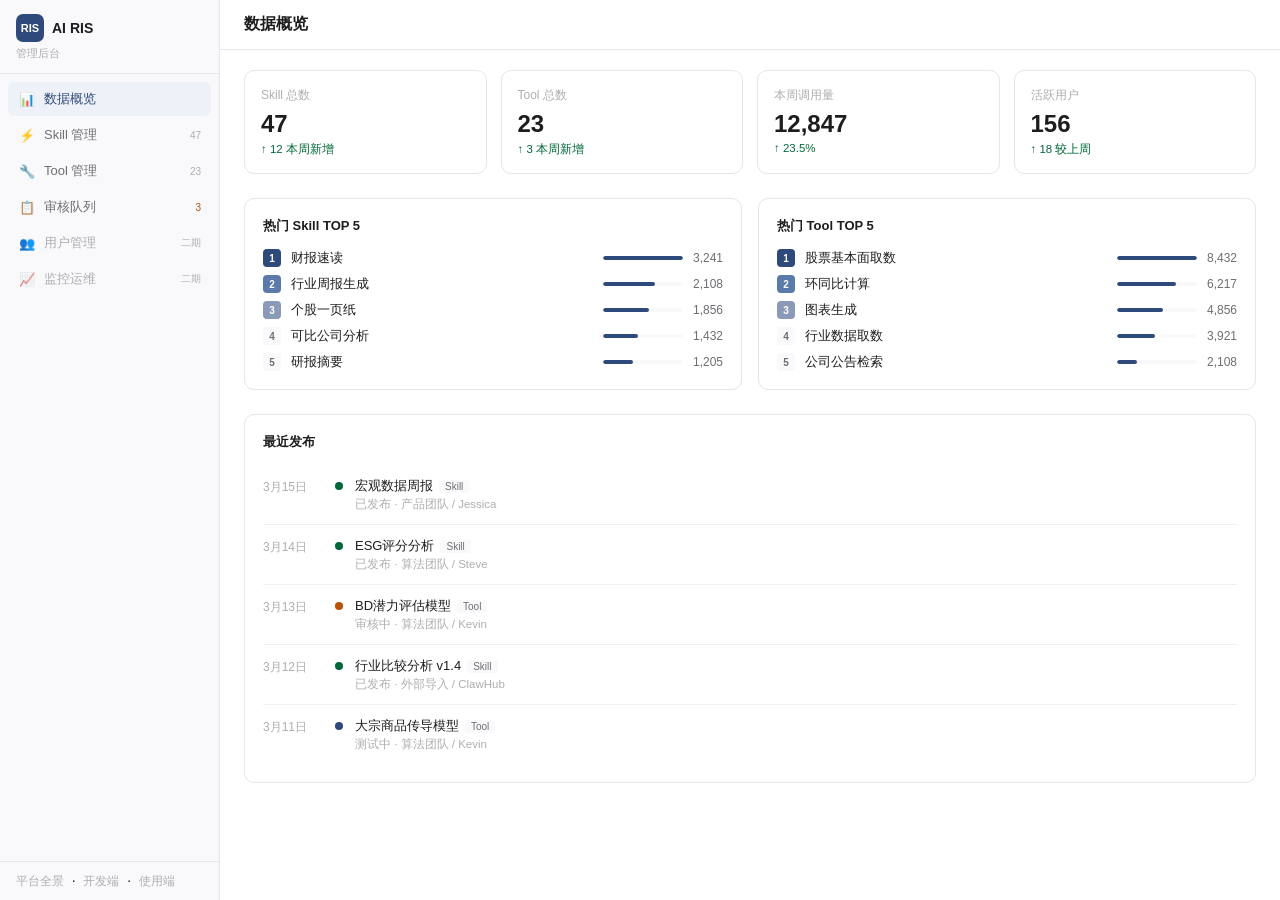
<file: admin.html>
<!DOCTYPE html>
<html lang="zh-CN">
<head>
<meta charset="UTF-8">
<meta name="viewport" content="width=device-width, initial-scale=1.0">
<title>AI RIS - 管理后台</title>
<style>
:root {
  --bg: #ffffff; --bg2: #f9f9fb; --border: #e5e5ea;
  --text: #1d1d1f; --text2: #6e6e73; --text3: #aeaeb2;
  --accent: #2e4a7a; --accent-light: #eef2f8;
  --green: #006838; --orange: #b45309; --red: #c00;
}
* { margin:0; padding:0; box-sizing:border-box; }
body {
  font-family: -apple-system, BlinkMacSystemFont, 'PingFang SC', 'Microsoft YaHei', sans-serif;
  background: var(--bg); color: var(--text); font-size:14px;
  height:100vh; overflow:hidden; -webkit-font-smoothing:antialiased;
}
.app { display:grid; grid-template-columns:220px 1fr; height:100vh; }

/* Sidebar */
.sidebar { background:var(--bg2); border-right:1px solid var(--border); display:flex; flex-direction:column; }
.sidebar-header { padding:14px 16px 12px; border-bottom:1px solid var(--border); }
.logo-row { display:flex; align-items:center; gap:8px; }
.logo { width:28px; height:28px; background:var(--accent); border-radius:7px; display:flex; align-items:center; justify-content:center; font-size:11px; font-weight:700; color:white; }
.logo-text { font-size:14px; font-weight:600; }
.logo-sub { font-size:11px; color:var(--text3); margin-top:4px; }
.nav-list { padding:8px; flex:1; }
.nav-item {
  display:flex; align-items:center; gap:8px; padding:8px 10px;
  border-radius:6px; cursor:pointer; font-size:13px; color:var(--text2);
  transition:background .1s; margin-bottom:2px;
}
.nav-item:hover { background:#ececee; }
.nav-item.active { background:var(--accent-light); color:var(--accent); font-weight:500; }
.nav-item.disabled { color:var(--text3); cursor:default; }
.nav-item.disabled:hover { background:transparent; }
.nav-icon { width:18px; text-align:center; font-size:13px; }
.nav-badge { margin-left:auto; font-size:10px; color:var(--text3); }
.sidebar-footer { padding:10px 16px; border-top:1px solid var(--border); }
.sidebar-footer a { font-size:12px; color:var(--text3); text-decoration:none; }
.sidebar-footer a:hover { color:var(--accent); }

/* Main */
.main { display:flex; flex-direction:column; overflow:hidden; }
.main-header {
  padding:14px 24px; border-bottom:1px solid var(--border);
  font-size:16px; font-weight:600; flex-shrink:0;
}
.main-body { flex:1; overflow-y:auto; padding:20px 24px; }

/* Views */
.view { display:none; }
.view.active { display:block; }

/* Stats */
.stats { display:grid; grid-template-columns:repeat(4,1fr); gap:14px; margin-bottom:24px; }
.stat-card {
  padding:16px; border:1px solid var(--border); border-radius:10px;
  background:white;
}
.stat-label { font-size:12px; color:var(--text3); margin-bottom:6px; }
.stat-value { font-size:24px; font-weight:700; color:var(--text); }
.stat-change { font-size:11.5px; color:var(--green); margin-top:4px; }

/* Cards grid */
.cards-row { display:grid; grid-template-columns:1fr 1fr; gap:16px; margin-bottom:24px; }
.card { padding:18px; border:1px solid var(--border); border-radius:10px; background:white; }
.card-title { font-size:13px; font-weight:600; margin-bottom:14px; color:var(--text); }
.rank-list { display:flex; flex-direction:column; gap:8px; }
.rank-item { display:flex; align-items:center; gap:10px; font-size:13px; }
.rank-num { width:18px; height:18px; border-radius:4px; background:var(--bg2); display:flex; align-items:center; justify-content:center; font-size:10px; font-weight:600; color:var(--text2); flex-shrink:0; }
.rank-item:nth-child(1) .rank-num { background:var(--accent); color:white; }
.rank-item:nth-child(2) .rank-num { background:#5a7aaa; color:white; }
.rank-item:nth-child(3) .rank-num { background:#8a9ab8; color:white; }
.rank-name { flex:1; }
.rank-val { color:var(--text2); font-size:12px; }
.rank-bar { width:80px; height:4px; background:var(--bg2); border-radius:2px; overflow:hidden; flex-shrink:0; }
.rank-bar-inner { height:100%; background:var(--accent); border-radius:2px; }

/* Timeline */
.timeline { display:flex; flex-direction:column; gap:0; }
.tl-item { display:flex; align-items:flex-start; gap:12px; padding:12px 0; border-bottom:1px solid #f0f0f0; }
.tl-item:last-child { border-bottom:none; }
.tl-date { width:60px; font-size:12px; color:var(--text3); flex-shrink:0; padding-top:2px; }
.tl-dot { width:8px; height:8px; border-radius:50%; flex-shrink:0; margin-top:5px; }
.tl-dot.live { background:var(--green); }
.tl-dot.review { background:var(--orange); }
.tl-dot.testing { background:var(--accent); }
.tl-content { flex:1; }
.tl-title { font-size:13px; font-weight:500; }
.tl-meta { font-size:11.5px; color:var(--text3); margin-top:2px; }
.tl-type { font-size:10px; padding:1px 6px; border-radius:3px; background:var(--bg2); color:var(--text2); margin-left:6px; }

/* Table */
.toolbar { display:flex; align-items:center; gap:8px; margin-bottom:14px; }
.toolbar input {
  padding:6px 10px; border:1px solid var(--border); border-radius:6px;
  font-size:12.5px; width:220px; outline:none; font-family:inherit;
}
.toolbar input:focus { border-color:var(--accent); }
.filter-btn {
  padding:5px 12px; border-radius:5px; border:1px solid var(--border);
  background:white; font-size:12px; color:var(--text2); cursor:pointer; font-family:inherit;
}
.filter-btn.active { background:var(--accent-light); color:var(--accent); border-color:#d0dae8; }
.filter-btn:hover:not(.active) { background:var(--bg2); }
.btn-new {
  margin-left:auto; padding:6px 14px; border-radius:6px; border:none;
  background:var(--accent); color:white; font-size:12px; cursor:pointer; font-family:inherit;
}

.data-table { width:100%; border-collapse:collapse; font-size:13px; }
.data-table th {
  padding:9px 10px; text-align:left; font-weight:600; color:var(--text2);
  border-top:2px solid #333; border-bottom:1px solid #ddd; font-size:12px;
}
.data-table td { padding:9px 10px; border-bottom:1px solid #f0f0f0; vertical-align:middle; }
.data-table tr:hover td { background:var(--bg2); }
.data-table tr:last-child td { border-bottom:2px solid #333; }
.status-dot { display:inline-block; width:6px; height:6px; border-radius:50%; margin-right:5px; }
.status-dot.live { background:var(--green); }
.status-dot.review { background:var(--orange); }
.status-dot.draft { background:var(--text3); }
.status-dot.testing { background:var(--accent); }
.status-dot.dev { background:#ccc; }
.action-link { font-size:12px; color:var(--accent); cursor:pointer; text-decoration:none; }
.action-link:hover { text-decoration:underline; }

/* Review */
.review-item {
  border:1px solid var(--border); border-radius:10px; padding:16px; margin-bottom:12px;
  background:white;
}
.ri-header { display:flex; align-items:center; gap:8px; margin-bottom:12px; }
.ri-title { font-size:14px; font-weight:600; flex:1; }
.ri-badge { font-size:11px; padding:3px 8px; border-radius:4px; }
.ri-badge.pending { background:#fffbeb; color:var(--orange); }
.ri-meta { font-size:12px; color:var(--text3); margin-bottom:12px; }
.ri-checks { display:flex; flex-direction:column; gap:6px; margin-bottom:14px; }
.ri-check { display:flex; align-items:center; gap:8px; font-size:12.5px; }
.ri-check .done { color:var(--green); }
.ri-check .wait { color:var(--text3); }
.ri-check-text { color:var(--text2); }
.ri-actions { display:flex; gap:8px; }
.btn-sm { padding:6px 14px; border-radius:6px; font-size:12px; cursor:pointer; font-family:inherit; font-weight:500; }
.btn-approve { background:var(--green); color:white; border:none; }
.btn-reject { background:white; color:var(--red); border:1px solid var(--red); }
.btn-note { background:white; color:var(--text2); border:1px solid var(--border); }
.ri-collapsed { border:1px solid var(--border); border-radius:10px; padding:14px 16px; margin-bottom:10px; background:white; display:flex; align-items:center; gap:10px; cursor:pointer; }
.ri-collapsed:hover { background:var(--bg2); }
.ri-collapsed .ri-c-title { font-size:13px; font-weight:500; flex:1; }
.ri-collapsed .ri-c-meta { font-size:12px; color:var(--text3); }
</style>
</head>
<body>
<div class="app">
  <div class="sidebar">
    <div class="sidebar-header">
      <div class="logo-row"><div class="logo">RIS</div><div class="logo-text">AI RIS</div></div>
      <div class="logo-sub">管理后台</div>
    </div>
    <div class="nav-list">
      <div class="nav-item active" onclick="switchView('dashboard',this)"><span class="nav-icon">📊</span>数据概览</div>
      <div class="nav-item" onclick="switchView('skills',this)"><span class="nav-icon">⚡</span>Skill 管理<span class="nav-badge">47</span></div>
      <div class="nav-item" onclick="switchView('tools',this)"><span class="nav-icon">🔧</span>Tool 管理<span class="nav-badge">23</span></div>
      <div class="nav-item" onclick="switchView('review',this)"><span class="nav-icon">📋</span>审核队列<span class="nav-badge" style="color:var(--orange)">3</span></div>
      <div class="nav-item disabled"><span class="nav-icon">👥</span>用户管理<span class="nav-badge">二期</span></div>
      <div class="nav-item disabled"><span class="nav-icon">📈</span>监控运维<span class="nav-badge">二期</span></div>
    </div>
    <div class="sidebar-footer">
      <a href="overview.html">平台全景</a> &nbsp;·&nbsp;
      <a href="dev.html">开发端</a> &nbsp;·&nbsp;
      <a href="index_v2.html">使用端</a>
    </div>
  </div>

  <div class="main">
    <div class="main-header" id="mainTitle">数据概览</div>
    <div class="main-body">

      <!-- Dashboard -->
      <div class="view active" id="view-dashboard">
        <div class="stats">
          <div class="stat-card">
            <div class="stat-label">Skill 总数</div>
            <div class="stat-value">47</div>
            <div class="stat-change">↑ 12 本周新增</div>
          </div>
          <div class="stat-card">
            <div class="stat-label">Tool 总数</div>
            <div class="stat-value">23</div>
            <div class="stat-change">↑ 3 本周新增</div>
          </div>
          <div class="stat-card">
            <div class="stat-label">本周调用量</div>
            <div class="stat-value">12,847</div>
            <div class="stat-change">↑ 23.5%</div>
          </div>
          <div class="stat-card">
            <div class="stat-label">活跃用户</div>
            <div class="stat-value">156</div>
            <div class="stat-change">↑ 18 较上周</div>
          </div>
        </div>

        <div class="cards-row">
          <div class="card">
            <div class="card-title">热门 Skill TOP 5</div>
            <div class="rank-list">
              <div class="rank-item"><div class="rank-num">1</div><span class="rank-name">财报速读</span><div class="rank-bar"><div class="rank-bar-inner" style="width:100%"></div></div><span class="rank-val">3,241</span></div>
              <div class="rank-item"><div class="rank-num">2</div><span class="rank-name">行业周报生成</span><div class="rank-bar"><div class="rank-bar-inner" style="width:65%"></div></div><span class="rank-val">2,108</span></div>
              <div class="rank-item"><div class="rank-num">3</div><span class="rank-name">个股一页纸</span><div class="rank-bar"><div class="rank-bar-inner" style="width:57%"></div></div><span class="rank-val">1,856</span></div>
              <div class="rank-item"><div class="rank-num">4</div><span class="rank-name">可比公司分析</span><div class="rank-bar"><div class="rank-bar-inner" style="width:44%"></div></div><span class="rank-val">1,432</span></div>
              <div class="rank-item"><div class="rank-num">5</div><span class="rank-name">研报摘要</span><div class="rank-bar"><div class="rank-bar-inner" style="width:37%"></div></div><span class="rank-val">1,205</span></div>
            </div>
          </div>
          <div class="card">
            <div class="card-title">热门 Tool TOP 5</div>
            <div class="rank-list">
              <div class="rank-item"><div class="rank-num">1</div><span class="rank-name">股票基本面取数</span><div class="rank-bar"><div class="rank-bar-inner" style="width:100%"></div></div><span class="rank-val">8,432</span></div>
              <div class="rank-item"><div class="rank-num">2</div><span class="rank-name">环同比计算</span><div class="rank-bar"><div class="rank-bar-inner" style="width:74%"></div></div><span class="rank-val">6,217</span></div>
              <div class="rank-item"><div class="rank-num">3</div><span class="rank-name">图表生成</span><div class="rank-bar"><div class="rank-bar-inner" style="width:58%"></div></div><span class="rank-val">4,856</span></div>
              <div class="rank-item"><div class="rank-num">4</div><span class="rank-name">行业数据取数</span><div class="rank-bar"><div class="rank-bar-inner" style="width:47%"></div></div><span class="rank-val">3,921</span></div>
              <div class="rank-item"><div class="rank-num">5</div><span class="rank-name">公司公告检索</span><div class="rank-bar"><div class="rank-bar-inner" style="width:25%"></div></div><span class="rank-val">2,108</span></div>
            </div>
          </div>
        </div>

        <div class="card">
          <div class="card-title">最近发布</div>
          <div class="timeline">
            <div class="tl-item"><div class="tl-date">3月15日</div><div class="tl-dot live"></div><div class="tl-content"><div class="tl-title">宏观数据周报<span class="tl-type">Skill</span></div><div class="tl-meta">已发布 · 产品团队 / Jessica</div></div></div>
            <div class="tl-item"><div class="tl-date">3月14日</div><div class="tl-dot live"></div><div class="tl-content"><div class="tl-title">ESG评分分析<span class="tl-type">Skill</span></div><div class="tl-meta">已发布 · 算法团队 / Steve</div></div></div>
            <div class="tl-item"><div class="tl-date">3月13日</div><div class="tl-dot review"></div><div class="tl-content"><div class="tl-title">BD潜力评估模型<span class="tl-type">Tool</span></div><div class="tl-meta">审核中 · 算法团队 / Kevin</div></div></div>
            <div class="tl-item"><div class="tl-date">3月12日</div><div class="tl-dot live"></div><div class="tl-content"><div class="tl-title">行业比较分析 v1.4<span class="tl-type">Skill</span></div><div class="tl-meta">已发布 · 外部导入 / ClawHub</div></div></div>
            <div class="tl-item"><div class="tl-date">3月11日</div><div class="tl-dot testing"></div><div class="tl-content"><div class="tl-title">大宗商品传导模型<span class="tl-type">Tool</span></div><div class="tl-meta">测试中 · 算法团队 / Kevin</div></div></div>
          </div>
        </div>
      </div>

      <!-- Skill 管理 -->
      <div class="view" id="view-skills">
        <div class="toolbar">
          <input placeholder="搜索 Skill..." />
          <button class="filter-btn active">全部</button>
          <button class="filter-btn">官方精选</button>
          <button class="filter-btn">团队内</button>
          <button class="filter-btn">个人</button>
          <button class="btn-new">+ 新建 Skill</button>
        </div>
        <table class="data-table">
          <tr><th>名称</th><th>类型</th><th>状态</th><th>发布范围</th><th>调用量</th><th>创建者</th><th>更新</th><th>操作</th></tr>
          <tr><td>财报速读</td><td>官方</td><td><span class="status-dot live"></span>已上线</td><td>全公司</td><td>3,241</td><td>产品团队</td><td>03-15</td><td><a class="action-link">编辑</a> · <a class="action-link">下线</a></td></tr>
          <tr><td>光伏行业周报</td><td>个人</td><td><span class="status-dot live"></span>已上线</td><td>仅自己</td><td>127</td><td>Jessica</td><td>03-14</td><td><a class="action-link">编辑</a> · <a class="action-link">分享</a></td></tr>
          <tr><td>宏观数据周报</td><td>团队</td><td><span class="status-dot draft"></span>草稿</td><td>团队内</td><td>—</td><td>Emily</td><td>03-13</td><td><a class="action-link">编辑</a> · <a class="action-link">发布</a></td></tr>
          <tr><td>行业比较分析</td><td>外部</td><td><span class="status-dot live"></span>已上线</td><td>仅自己</td><td>89</td><td>ClawHub导入</td><td>03-12</td><td><a class="action-link">编辑</a> · <a class="action-link">分享</a></td></tr>
          <tr><td>创新药BD分析</td><td>官方</td><td><span class="status-dot review"></span>审核中</td><td>全公司</td><td>—</td><td>算法团队</td><td>03-11</td><td><a class="action-link">查看</a></td></tr>
          <tr><td>ESG评分分析</td><td>外部</td><td><span class="status-dot live"></span>已上线</td><td>团队内</td><td>256</td><td>ClawHub导入</td><td>03-10</td><td><a class="action-link">编辑</a> · <a class="action-link">下线</a></td></tr>
          <tr><td>债券条款解析</td><td>官方</td><td><span class="status-dot live"></span>已上线</td><td>全公司</td><td>1,105</td><td>产品团队</td><td>03-08</td><td><a class="action-link">编辑</a> · <a class="action-link">下线</a></td></tr>
          <tr><td>晨会纪要</td><td>官方</td><td><span class="status-dot live"></span>已上线</td><td>全公司</td><td>892</td><td>产品团队</td><td>03-05</td><td><a class="action-link">编辑</a> · <a class="action-link">下线</a></td></tr>
        </table>
      </div>

      <!-- Tool 管理 -->
      <div class="view" id="view-tools">
        <div class="toolbar">
          <input placeholder="搜索 Tool..." />
          <button class="filter-btn active">全部</button>
          <button class="filter-btn">运行中</button>
          <button class="filter-btn">测试中</button>
          <button class="filter-btn">开发中</button>
        </div>
        <table class="data-table">
          <tr><th>名称</th><th>接口</th><th>状态</th><th>负责团队</th><th>调用量</th><th>响应</th><th>版本</th><th>操作</th></tr>
          <tr><td>股票基本面取数</td><td>MCP</td><td><span class="status-dot live"></span>运行中</td><td>数据团队</td><td>8,432</td><td>120ms</td><td>v2.1</td><td><a class="action-link">监控</a> · <a class="action-link">配置</a></td></tr>
          <tr><td>环同比计算</td><td>MCP</td><td><span class="status-dot live"></span>运行中</td><td>数据团队</td><td>6,217</td><td>45ms</td><td>v1.3</td><td><a class="action-link">监控</a> · <a class="action-link">配置</a></td></tr>
          <tr><td>图表生成</td><td>API</td><td><span class="status-dot live"></span>运行中</td><td>IT</td><td>4,856</td><td>350ms</td><td>v1.0</td><td><a class="action-link">监控</a> · <a class="action-link">配置</a></td></tr>
          <tr><td>行业数据取数</td><td>MCP</td><td><span class="status-dot live"></span>运行中</td><td>数据团队</td><td>3,921</td><td>180ms</td><td>v1.5</td><td><a class="action-link">监控</a> · <a class="action-link">配置</a></td></tr>
          <tr><td>可比公司模块</td><td>MCP</td><td><span class="status-dot live"></span>运行中</td><td>算法团队</td><td>2,876</td><td>280ms</td><td>v1.2</td><td><a class="action-link">监控</a> · <a class="action-link">配置</a></td></tr>
          <tr><td>知识库检索</td><td>API</td><td><span class="status-dot live"></span>运行中</td><td>IT</td><td>1,543</td><td>220ms</td><td>v1.1</td><td><a class="action-link">监控</a> · <a class="action-link">配置</a></td></tr>
          <tr><td>BD潜力评估模型</td><td>MCP</td><td><span class="status-dot testing"></span>测试中</td><td>算法团队</td><td>23</td><td>1.2s</td><td>v1.0</td><td><a class="action-link">测试</a> · <a class="action-link">日志</a></td></tr>
          <tr><td>大宗商品传导模型</td><td>MCP</td><td><span class="status-dot dev"></span>开发中</td><td>算法团队</td><td>—</td><td>—</td><td>v0.1</td><td><a class="action-link">配置</a></td></tr>
        </table>
      </div>

      <!-- 审核队列 -->
      <div class="view" id="view-review">
        <div class="review-item">
          <div class="ri-header">
            <div class="ri-title">创新药BD分析 <span style="font-size:12px;color:var(--text3);font-weight:400;">Skill</span></div>
            <span class="ri-badge pending">待审核</span>
          </div>
          <div class="ri-meta">提交人：算法团队 / Kevin &nbsp;·&nbsp; 提交时间：03-11 14:30 &nbsp;·&nbsp; 发布范围：全公司</div>
          <div class="ri-checks">
            <div class="ri-check"><span class="done">✓</span><span class="ri-check-text">Prompt 安全检查：未发现注入风险</span></div>
            <div class="ri-check"><span class="done">✓</span><span class="ri-check-text">数据权限：仅调用已授权 Tool</span></div>
            <div class="ri-check"><span class="done">✓</span><span class="ri-check-text">信息隔离墙：无跨墙数据调用</span></div>
            <div class="ri-check"><span class="wait">○</span><span class="ri-check-text">业务审核：待产品团队确认</span></div>
            <div class="ri-check"><span class="wait">○</span><span class="ri-check-text">效果测试：待测试通过</span></div>
          </div>
          <div class="ri-actions">
            <button class="btn-sm btn-approve">通过</button>
            <button class="btn-sm btn-reject">退回</button>
            <button class="btn-sm btn-note">备注</button>
          </div>
        </div>

        <div class="ri-collapsed">
          <span class="status-dot review" style="flex-shrink:0"></span>
          <span class="ri-c-title">大宗商品传导模型 <span style="font-size:11px;color:var(--text3);font-weight:400;">Tool</span></span>
          <span class="ri-c-meta">算法团队 / Kevin · 待技术审核</span>
        </div>

        <div class="ri-collapsed">
          <span class="status-dot review" style="flex-shrink:0"></span>
          <span class="ri-c-title">商机挖掘 <span style="font-size:11px;color:var(--text3);font-weight:400;">Skill</span></span>
          <span class="ri-c-meta">产品团队 / Daniel · 待合规审核</span>
        </div>
      </div>

    </div>
  </div>
</div>

<script>
const titles = { dashboard:'数据概览', skills:'Skill 管理', tools:'Tool 管理', review:'审核队列' };
function switchView(id, el) {
  document.querySelectorAll('.view').forEach(v => v.classList.remove('active'));
  document.querySelectorAll('.nav-item').forEach(n => n.classList.remove('active'));
  document.getElementById('view-' + id).classList.add('active');
  el.classList.add('active');
  document.getElementById('mainTitle').textContent = titles[id] || id;
}
</script>
</body>
</html>
</file>
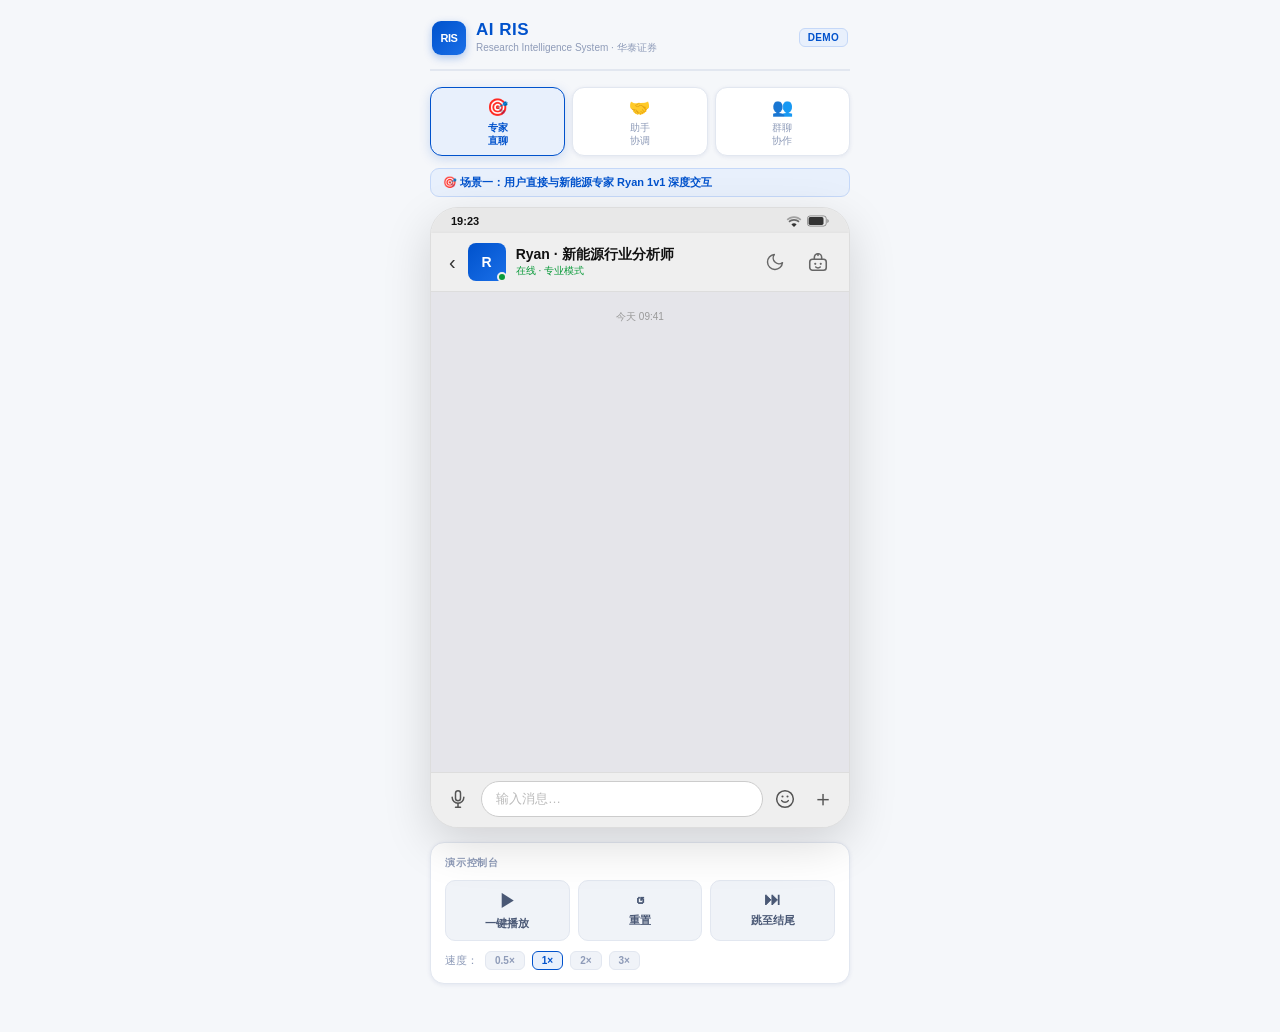
<file: demo-Mobile.html>
<!DOCTYPE html>
<html lang="zh-CN">
<head>
<meta charset="UTF-8">
<meta name="viewport" content="width=device-width, initial-scale=1.0, maximum-scale=1.0">
<title>AI RIS · 智能研究助手演示</title>
<style>
/* ─── CSS Variables · White + Huatai Blue ─── */
:root {
  --bg:         #f5f7fa;
  --bg2:        #ffffff;
  --bg3:        #f0f3f8;
  --border:     #e2e7f0;
  --border2:    #d0d8e8;

  --ht-blue:    #0052cc;
  --ht-blue2:   #1a6fe8;
  --ht-blue-lt: #e8f0fc;
  --ht-blue-md: #c5d8f8;

  --green:      #0ea86a;
  --green-lt:   #e6f7f0;
  --red:        #e53935;
  --red-lt:     #fdecea;
  --orange:     #f57c00;
  --orange-lt:  #fff3e0;
  --yellow:     #f5a623;
  --purple:     #7c3aed;
  --teal:       #0891b2;

  --text1:      #1a2340;
  --text2:      #4a5875;
  --text3:      #8e9bb8;
  --text4:      #bcc5d8;

  --radius:     8px;
  --radius-lg:  14px;
  --shadow-sm:  0 1px 4px rgba(0,40,120,.08);
  --shadow-md:  0 4px 16px rgba(0,40,120,.12);
  --shadow-lg:  0 12px 40px rgba(0,40,120,.15);
}

*, *::before, *::after { box-sizing: border-box; margin: 0; padding: 0; }

body {
  font-family: "PingFang SC", "SF Pro Text", "Microsoft YaHei", sans-serif;
  background: var(--bg);
  color: var(--text1);
  min-height: 100vh;
  display: flex;
  flex-direction: column;
  align-items: center;
  padding: 20px 16px 48px;
}

/* ─── Page Header ─── */
.page-header {
  width: 100%; max-width: 420px;
  display: flex; align-items: center; justify-content: space-between;
  padding: 0 2px 14px;
  border-bottom: 2px solid var(--border);
  margin-bottom: 16px;
}
.ph-logo { display: flex; align-items: center; gap: 10px; }
.ph-logo-mark {
  width: 34px; height: 34px;
  background: linear-gradient(135deg, var(--ht-blue), var(--ht-blue2));
  border-radius: 9px;
  display: flex; align-items: center; justify-content: center;
  font-size: 11px; font-weight: 800; color: #fff; letter-spacing: -0.5px;
  box-shadow: 0 3px 8px rgba(0,82,204,.3);
}
.ph-title { font-size: 17px; font-weight: 800; color: var(--ht-blue); letter-spacing: 0.5px; }
.ph-sub   { font-size: 10px; color: var(--text3); margin-top: 1px; }
.ph-badge {
  background: var(--ht-blue-lt); color: var(--ht-blue);
  font-size: 10px; font-weight: 700; padding: 3px 8px;
  border-radius: 6px; border: 1px solid var(--ht-blue-md); letter-spacing: 0.3px;
}

/* ─── Scenario Tabs ─── */
.scenario-tabs {
  width: 100%; max-width: 420px;
  display: flex; gap: 7px; margin-bottom: 12px;
}
.stab {
  flex: 1; padding: 9px 4px 8px;
  border-radius: 12px; border: 1.5px solid var(--border);
  background: var(--bg2); cursor: pointer; text-align: center;
  transition: all .2s; box-shadow: var(--shadow-sm);
}
.stab-icon { font-size: 17px; margin-bottom: 3px; }
.stab-label { font-size: 10px; color: var(--text3); line-height: 1.3; font-weight: 500; }
.stab.active { box-shadow: 0 3px 12px rgba(0,82,204,.18); }
.stab.active[data-s="1"] { border-color: var(--ht-blue); background: var(--ht-blue-lt); }
.stab.active[data-s="2"] { border-color: var(--green);   background: var(--green-lt); }
.stab.active[data-s="3"] { border-color: var(--orange);  background: var(--orange-lt); }
.stab.active[data-s="1"] .stab-label { color: var(--ht-blue); font-weight: 700; }
.stab.active[data-s="2"] .stab-label { color: var(--green);   font-weight: 700; }
.stab.active[data-s="3"] .stab-label { color: var(--orange);  font-weight: 700; }

/* ─── Scene Label ─── */
.scene-label {
  display: flex; align-items: center; gap: 6px;
  background: var(--ht-blue-lt); border: 1.5px solid var(--ht-blue-md);
  border-radius: 9px; padding: 6px 12px;
  font-size: 11px; font-weight: 600; color: var(--ht-blue);
  margin-bottom: 10px; width: 100%; max-width: 420px;
}
.scene-label[data-s="2"] { background: var(--green-lt);  border-color: #9de0c4; color: var(--green); }
.scene-label[data-s="3"] { background: var(--orange-lt); border-color: #ffc97a; color: var(--orange); }

/* ─── Phone Shell ─── */
.phone-shell {
  width: 100%; max-width: 420px;
  background: #111214; border: 1.5px solid #2a2d35;
  border-radius: 28px; overflow: hidden; box-shadow: 0 16px 48px rgba(0,0,0,.55);
  position: relative;
}

.status-bar {
  background: #1a1c22; padding: 7px 20px 6px;
  display: flex; align-items: center; justify-content: space-between;
  font-size: 10px; color: rgba(255,255,255,.6);
}
.sb-time { font-weight: 700; font-size: 11px; color: #fff; }
.sb-icons { display: flex; gap: 5px; }

.chat-header {
  background: #1a1c22; padding: 10px 16px;
  display: flex; align-items: center; gap: 10px;
  border-bottom: 1px solid #2a2d35;
  box-shadow: 0 1px 8px rgba(0,0,0,.3);
}
.ch-back { font-size: 20px; color: #e0e0e0; cursor: pointer; padding: 0 2px; }
.ch-avatar-wrap { position: relative; }
.ch-avatar {
  width: 38px; height: 38px; border-radius: 8px;
  display: flex; align-items: center; justify-content: center;
  font-size: 14px; font-weight: 800; color: #fff; flex-shrink: 0;
}
.ch-avatar.single  { background: linear-gradient(135deg, var(--ht-blue), var(--ht-blue2)); }
.ch-avatar.my-bot  { background: linear-gradient(135deg, var(--green), #059669); }
.ch-avatar.group   { background: linear-gradient(135deg, var(--orange), #e65100); }
.ch-online {
  position: absolute; bottom: -1px; right: -1px;
  width: 10px; height: 10px; border-radius: 50%;
  background: #4cd964; border: 2px solid #1a1c22;
}
.ch-info { flex: 1; min-width: 0; }
.ch-name   { font-size: 14px; font-weight: 700; color: #f0f0f0; }
.ch-status { font-size: 10px; color: #4cd964; font-weight: 500; }
.ch-actions { display: flex; gap: 14px; color: #888; font-size: 17px; }

/* ─── Robot Info Panel ─── */
.robot-btn {
  background: none; border: none; cursor: pointer;
  color: #aaa; padding: 4px; display: flex; align-items: center;
  border-radius: 6px; transition: color .2s, background .2s;
}
.robot-btn:hover { color: #6ea8fe; background: rgba(110,168,254,.1); }

.robot-panel-overlay {
  position: absolute; inset: 0; z-index: 50;
  background: rgba(0,0,0,.5);
  display: none; align-items: flex-end;
}
.robot-panel-overlay.open { display: flex; }

.robot-panel {
  width: 100%; background: #1e2028;
  border-radius: 20px 20px 0 0;
  padding: 20px 20px 28px;
  animation: slideUp .25s ease;
}
@keyframes slideUp { from { transform: translateY(100%); } to { transform: translateY(0); } }

.rp-handle {
  width: 36px; height: 4px; background: #444; border-radius: 2px;
  margin: 0 auto 18px;
}
.rp-header {
  display: flex; align-items: center; gap: 14px; margin-bottom: 18px;
  padding-bottom: 16px; border-bottom: 1px solid #2a2d35;
}
.rp-avatar {
  width: 56px; height: 56px; border-radius: 12px;
  display: flex; align-items: center; justify-content: center;
  flex-shrink: 0; color: #fff; font-size: 22px; font-weight: 800;
}
.rp-avatar.single { background: linear-gradient(135deg, var(--ht-blue), var(--ht-blue2)); }
.rp-avatar.my-bot { background: linear-gradient(135deg, var(--green), #059669); }
.rp-avatar.group  { background: linear-gradient(135deg, var(--orange), #e65100); }
.rp-name { font-size: 17px; font-weight: 700; color: #f0f0f0; margin-bottom: 4px; }
.rp-tag {
  display: inline-block; font-size: 10px; font-weight: 600;
  background: rgba(110,168,254,.12); color: #6ea8fe;
  border: 1px solid rgba(110,168,254,.25); border-radius: 5px;
  padding: 2px 8px;
}
.rp-rows { display: flex; flex-direction: column; gap: 0; }
.rp-row {
  display: flex; justify-content: space-between; align-items: flex-start;
  padding: 11px 0; border-bottom: 1px solid #2a2d35; font-size: 12.5px;
}
.rp-row:last-child { border-bottom: none; }
.rp-label { color: #666; font-weight: 500; flex-shrink: 0; margin-right: 12px; }
.rp-val { color: #ccc; font-weight: 500; text-align: right; line-height: 1.5; }
.rp-val.green { color: #4cd964; }
.rp-close {
  margin-top: 18px; width: 100%; padding: 12px;
  background: #2d2f38; border: none; border-radius: 12px;
  color: #aaa; font-size: 14px; font-weight: 600; cursor: pointer;
  transition: background .2s;
}
.rp-close:hover { background: #35383f; }

/* ─── Chat Body ─── */
.chat-body {
  height: 480px; overflow-y: auto;
  padding: 14px 12px 6px;
  display: flex; flex-direction: column; gap: 0;
  scroll-behavior: smooth; background: #111214;
}
.chat-body::-webkit-scrollbar { width: 3px; }
.chat-body::-webkit-scrollbar-thumb { background: var(--border2); border-radius: 2px; }

.date-divider {
  text-align: center; font-size: 10px; color: #555;
  padding: 4px 0 12px; font-weight: 500;
}

.msg-row {
  display: flex; align-items: flex-end; gap: 8px;
  margin-bottom: 10px;
  opacity: 0; transform: translateY(8px);
  transition: opacity .3s, transform .3s;
}
.msg-row.visible { opacity: 1; transform: translateY(0); }
.msg-row.user { flex-direction: row-reverse; }

.msg-avatar {
  width: 34px; height: 34px; border-radius: 6px;
  display: flex; align-items: center; justify-content: center;
  font-size: 10px; font-weight: 800; flex-shrink: 0;
  align-self: flex-start; color: #fff;
  box-shadow: 0 2px 6px rgba(0,0,0,.25);
}
.av-ryan   { background: linear-gradient(135deg, var(--ht-blue), var(--ht-blue2)); }
.av-aria   { background: linear-gradient(135deg, var(--green), #059669); }
.av-aaron  { background: linear-gradient(135deg, var(--orange), #e65100); }
.av-daniel { background: linear-gradient(135deg, var(--teal), #0369a1); }
.av-victor { background: linear-gradient(135deg, var(--purple), #5b21b6); }
.av-kevin  { background: linear-gradient(135deg, #0891b2, #0e7490); }
.av-jason  { background: linear-gradient(135deg, #059669, #047857); }
.av-user   { background: linear-gradient(135deg, #64748b, #475569); }

.msg-col { display: flex; flex-direction: column; max-width: 78%; gap: 3px; }
.msg-row.user .msg-col { align-items: flex-end; }

.msg-sender { font-size: 10px; color: #888; padding: 0 4px; font-weight: 600; }

.bubble {
  padding: 9px 13px; border-radius: 16px;
  font-size: 12.5px; line-height: 1.6; word-break: break-word;
}
.bubble.user-bubble {
  background: #1a4ba8; border-bottom-right-radius: 4px;
  color: #fff; box-shadow: 0 2px 8px rgba(0,40,140,.35);
}
.bubble.bot-bubble {
  background: #2d2f38; border-bottom-left-radius: 4px;
  border: none; color: #e8e8e8; box-shadow: 0 2px 6px rgba(0,0,0,.25);
}
.bubble.typing-bubble {
  background: #2d2f38; border: none;
  border-bottom-left-radius: 4px; padding: 11px 14px; box-shadow: 0 2px 6px rgba(0,0,0,.2);
}

.typing-dots { display: flex; gap: 4px; align-items: center; height: 14px; }
.typing-dots span {
  width: 5px; height: 5px; border-radius: 50%;
  background: #888; animation: tdot 1.2s infinite;
}
.typing-dots span:nth-child(2) { animation-delay: .2s; }
.typing-dots span:nth-child(3) { animation-delay: .4s; }
@keyframes tdot { 0%,80%,100%{transform:scale(.8);opacity:.4} 40%{transform:scale(1.1);opacity:1} }

/* Cards */
.bubble-card {
  background: #24262e; border: 1px solid #35383f;
  border-radius: 12px; padding: 10px 13px; margin-top: 5px; box-shadow: 0 2px 8px rgba(0,0,0,.3);
}
.bc-title {
  font-size: 11px; font-weight: 700; color: #6ea8fe;
  margin-bottom: 7px; display: flex; align-items: center; gap: 5px;
  padding-bottom: 6px; border-bottom: 1px solid #35383f;
}
.bc-row {
  display: flex; justify-content: space-between;
  padding: 5px 0; border-bottom: 1px solid #2a2c34; font-size: 11px;
}
.bc-row:last-child { border-bottom: none; }
.bc-label { color: #888; font-weight: 500; }
.bc-val   { color: #e0e0e0; font-weight: 600; }
.bc-val.red    { color: #ff6b6b; }
.bc-val.green  { color: #4cd964; }
.bc-val.orange { color: #ff9f43; }

.flow-card {
  background: #24262e; border: 1px solid #35383f;
  border-radius: 12px; padding: 10px 13px; margin-top: 5px; box-shadow: 0 2px 8px rgba(0,0,0,.3);
}
.fc-title { font-size: 11px; color: #888; margin-bottom: 8px; font-weight: 600; }
.fc-step { display: flex; align-items: center; gap: 9px; padding: 5px 0; font-size: 11.5px; color: #ccc; }
.fc-step-icon {
  width: 20px; height: 20px; border-radius: 50%;
  display: flex; align-items: center; justify-content: center;
  font-size: 9px; font-weight: 700; flex-shrink: 0;
}
.fc-step-icon.done    { background: rgba(76,217,100,.15); color: #4cd964; }
.fc-step-icon.running { background: rgba(100,160,255,.15); color: #6ea8fe; animation: pulse 1.5s infinite; }
.fc-step-icon.pending { background: #2a2c34; border: 1px solid #40434e; color: #555; }
@keyframes pulse { 0%,100%{opacity:1} 50%{opacity:.45} }

.table-bubble {
  overflow-x: auto; margin-top: 5px; border-radius: 10px;
  border: 1px solid #35383f; background: #24262e; box-shadow: 0 2px 8px rgba(0,0,0,.3);
}
.table-bubble table { width: 100%; border-collapse: collapse; min-width: 290px; }
.table-bubble th {
  background: #1a3a7a; color: rgba(255,255,255,.9);
  padding: 7px 9px; text-align: left; font-size: 10px; font-weight: 700; white-space: nowrap;
}
.table-bubble td {
  padding: 6px 9px; border-top: 1px solid #2a2c34;
  font-size: 11px; color: #b0b0b0; white-space: nowrap;
}
.table-bubble tr:hover td { background: #2d2f3a; }
td.pos { color: #4cd964; font-weight: 600; }
td.neg { color: #ff6b6b;  font-weight: 600; }
td.hl  { color: #e8e8e8; font-weight: 700; }

.skill-card {
  background: #24262e; border: 1px solid #2a4a8a;
  border-radius: 12px; padding: 12px 13px; margin-top: 5px;
  box-shadow: 0 2px 10px rgba(0,0,0,.3);
}
.skill-header { display: flex; align-items: center; gap: 9px; margin-bottom: 8px; }
.skill-icon-wrap {
  width: 38px; height: 38px; border-radius: 10px;
  background: rgba(110,168,254,.12); display: flex; align-items: center;
  justify-content: center; font-size: 19px; flex-shrink: 0;
}
.skill-name { font-size: 13px; font-weight: 700; color: #e8e8e8; }
.skill-ver  { font-size: 10px; color: #666; margin-top: 1px; }
.skill-desc { font-size: 11.5px; color: #aaa; line-height: 1.55; margin-bottom: 9px; }
.skill-tags { display: flex; gap: 5px; flex-wrap: wrap; margin-bottom: 9px; }
.skill-tag {
  background: rgba(110,168,254,.1); color: #6ea8fe;
  font-size: 10px; padding: 2px 8px; border-radius: 10px;
  font-weight: 600; border: 1px solid rgba(110,168,254,.25);
}
.skill-btn {
  width: 100%; padding: 8px; border-radius: 8px; border: none;
  background: #1a4ba8; color: #fff; font-size: 12px;
  font-weight: 700; cursor: pointer; transition: background .2s; letter-spacing: 0.3px;
}
.skill-btn:hover { background: #2558c4; }
.skill-btn.installed { background: rgba(76,217,100,.12); color: #4cd964; border: 1.5px solid rgba(76,217,100,.3); }

.cron-card {
  background: #201e14; border: 1px solid #4a3c00;
  border-radius: 12px; padding: 11px 13px; margin-top: 5px;
}
.cron-title { font-size: 11px; font-weight: 700; color: #ff9f43; display: flex; align-items: center; gap: 5px; margin-bottom: 7px; }
.cron-row { display: flex; align-items: center; gap: 7px; font-size: 11px; color: #aaa; padding: 3px 0; }
.cron-dot { width: 5px; height: 5px; border-radius: 50%; background: #4cd964; flex-shrink: 0; }

.task-card {
  background: #24262e; border: 1px solid #4a3c00;
  border-radius: 12px; padding: 11px 13px; margin-top: 5px; box-shadow: 0 2px 8px rgba(0,0,0,.3);
}
.task-title { font-size: 11px; font-weight: 700; color: #ff9f43; display: flex; align-items: center; gap: 5px; margin-bottom: 8px; }
.task-agent {
  display: flex; align-items: center; gap: 9px;
  padding: 6px 0; border-bottom: 1px solid #2a2c34; font-size: 11px;
}
.task-agent:last-child { border-bottom: none; }
.ta-av {
  width: 24px; height: 24px; border-radius: 50%;
  display: flex; align-items: center; justify-content: center;
  font-size: 9px; font-weight: 800; color: #fff; flex-shrink: 0;
}
.ta-name   { flex: 1; color: #ccc; font-weight: 600; }
.ta-task   { font-size: 10px; color: #777; margin-top: 1px; font-weight: 400; }
.ta-status { font-size: 10px; font-weight: 700; }
.ta-status.running { color: #6ea8fe; }
.ta-status.done    { color: #4cd964; }
.ta-status.waiting { color: #555; }

.mention { color: #6ea8fe; font-weight: 700; }

.expert-pill {
  display: inline-flex; align-items: center; gap: 4px;
  background: rgba(110,168,254,.1); color: #6ea8fe;
  font-size: 10px; font-weight: 700; padding: 2px 8px;
  border-radius: 10px; border: 1px solid rgba(110,168,254,.25);
  margin: 2px 2px 2px 0;
}

/* ─── Input (WeChat dark style) ─── */
.chat-input-area {
  background: #1a1c22; border-top: 1px solid #2a2d35;
  padding: 8px 10px 10px; display: flex; align-items: center; gap: 6px;
}
.cia-voice {
  width: 34px; height: 34px; border-radius: 50%; border: none;
  background: transparent; color: #aaa; font-size: 20px;
  cursor: pointer; display: flex; align-items: center; justify-content: center;
  flex-shrink: 0; transition: color .2s;
}
.cia-voice:hover { color: #fff; }
.cia-input {
  flex: 1; background: #2d2f38; border: 1px solid #3a3d48;
  border-radius: 20px; padding: 8px 14px; font-size: 13px; color: #e8e8e8;
  outline: none; resize: none; line-height: 1.4; max-height: 80px;
  overflow-y: auto; font-family: inherit; transition: border-color .2s;
}
.cia-input::placeholder { color: #555; }
.cia-input:focus { border-color: #4a6fa8; }
.cia-emoji {
  width: 32px; height: 32px; border-radius: 50%; border: none;
  background: transparent; color: #aaa; font-size: 20px;
  cursor: pointer; display: flex; align-items: center; justify-content: center;
  flex-shrink: 0; transition: color .2s;
}
.cia-emoji:hover { color: #fff; }
.cia-plus {
  width: 32px; height: 32px; border-radius: 50%; border: none;
  background: transparent; color: #aaa; font-size: 22px; font-weight: 300;
  cursor: pointer; display: flex; align-items: center; justify-content: center;
  flex-shrink: 0; transition: color .2s; line-height: 1;
}
.cia-plus:hover { color: #fff; }

/* ─── Control Panel ─── */
.control-panel {
  width: 100%; max-width: 420px; margin-top: 14px;
  background: var(--bg2); border: 1.5px solid var(--border);
  border-radius: var(--radius-lg); padding: 13px 14px; box-shadow: var(--shadow-sm);
}
.cp-title { font-size: 10px; color: var(--text3); font-weight: 700; letter-spacing: 0.8px; margin-bottom: 10px; text-transform: uppercase; }
.cp-row { display: flex; gap: 8px; }
.cp-btn {
  flex: 1; padding: 9px 6px; border-radius: 10px;
  border: 1.5px solid var(--border); background: var(--bg3); color: var(--text2);
  font-size: 11px; font-weight: 700; cursor: pointer; text-align: center;
  transition: all .2s; display: flex; flex-direction: column; align-items: center; gap: 3px;
}
.cp-btn span:first-child { font-size: 17px; }
.cp-btn:hover { border-color: var(--ht-blue); color: var(--ht-blue); background: var(--ht-blue-lt); }
.cp-btn.playing { border-color: var(--green); background: var(--green-lt); color: var(--green); }

.cp-speed { margin-top: 10px; display: flex; align-items: center; gap: 7px; font-size: 11px; color: var(--text3); font-weight: 500; }
.speed-btn {
  padding: 3px 9px; border-radius: 6px; border: 1.5px solid var(--border);
  background: var(--bg3); color: var(--text3); font-size: 10px; font-weight: 600; cursor: pointer; transition: all .15s;
}
.speed-btn.active { border-color: var(--ht-blue); color: var(--ht-blue); background: var(--ht-blue-lt); }

.play-progress { margin-top: 9px; background: var(--bg3); border-radius: 3px; height: 3px; overflow: hidden; display: none; }
.play-progress.visible { display: block; }
.pp-bar { height: 100%; background: linear-gradient(90deg, var(--ht-blue), var(--green)); border-radius: 3px; width: 0%; transition: width .3s; }

/* ─── Theme Toggle Button ─── */
.theme-toggle-btn {
  background: none; border: none; cursor: pointer;
  color: #aaa; padding: 4px; display: flex; align-items: center;
  border-radius: 6px; transition: color .2s, background .2s;
}
.theme-toggle-btn:hover { color: #6ea8fe; background: rgba(110,168,254,.1); }

/* ─── Light Theme Overrides ─── */
.phone-shell.light { background: #f5f5f5; border-color: #ddd; box-shadow: 0 16px 48px rgba(0,0,0,.15); }
.phone-shell.light .status-bar { background: #e8e8e8; color: #444; }
.phone-shell.light .sb-time { color: #111; }
.phone-shell.light .sb-icons { color: #333; }
.phone-shell.light .chat-header { background: #efefef; border-bottom-color: #ddd; box-shadow: 0 1px 4px rgba(0,0,0,.08); }
.phone-shell.light .ch-back { color: #333; }
.phone-shell.light .ch-name { color: #111; }
.phone-shell.light .ch-status { color: #0a9a3a; }
.phone-shell.light .ch-online { background: #0a9a3a; border-color: #efefef; }
.phone-shell.light .robot-btn { color: #666; }
.phone-shell.light .robot-btn:hover { color: var(--ht-blue); background: rgba(0,82,204,.08); }
.phone-shell.light .theme-toggle-btn { color: #666; }
.phone-shell.light .theme-toggle-btn:hover { color: var(--ht-blue); background: rgba(0,82,204,.08); }
.phone-shell.light .chat-body { background: #e5e5ea; }
.phone-shell.light .date-divider { color: #999; }
.phone-shell.light .msg-sender { color: #888; }
.phone-shell.light .bubble.user-bubble { background: #b2d4f5; color: #111; box-shadow: 0 1px 4px rgba(0,0,0,.1); }
.phone-shell.light .bubble.bot-bubble { background: #fff; color: #111; box-shadow: 0 1px 4px rgba(0,0,0,.08); }
.phone-shell.light .bubble.typing-bubble { background: #fff; box-shadow: 0 1px 4px rgba(0,0,0,.08); }
.phone-shell.light .typing-dots span { background: #aaa; }
.phone-shell.light .chat-input-area { background: #efefef; border-top-color: #ddd; }
.phone-shell.light .cia-voice,
.phone-shell.light .cia-emoji,
.phone-shell.light .cia-plus { color: #555; }
.phone-shell.light .cia-voice:hover,
.phone-shell.light .cia-emoji:hover,
.phone-shell.light .cia-plus:hover { color: #111; }
.phone-shell.light .cia-input { background: #fff; border-color: #ccc; color: #111; }
.phone-shell.light .cia-input::placeholder { color: #bbb; }
.phone-shell.light .cia-input:focus { border-color: var(--ht-blue); }
/* Light cards */
.phone-shell.light .bubble-card { background: #fff; border-color: #ddd; }
.phone-shell.light .bc-title { color: var(--ht-blue); border-bottom-color: #eee; }
.phone-shell.light .bc-row { border-bottom-color: #f0f0f0; }
.phone-shell.light .bc-label { color: #999; }
.phone-shell.light .bc-val { color: #111; }
.phone-shell.light .bc-val.red { color: var(--red); }
.phone-shell.light .bc-val.green { color: var(--green); }
.phone-shell.light .flow-card { background: #fff; border-color: #ddd; }
.phone-shell.light .fc-title { color: #999; }
.phone-shell.light .fc-step { color: #444; }
.phone-shell.light .fc-step-icon.done { background: var(--green-lt); color: var(--green); }
.phone-shell.light .fc-step-icon.running { background: var(--ht-blue-lt); color: var(--ht-blue); }
.phone-shell.light .fc-step-icon.pending { background: #f0f0f0; border-color: #ccc; color: #bbb; }
.phone-shell.light .table-bubble { background: #fff; border-color: #ddd; }
.phone-shell.light .table-bubble th { background: var(--ht-blue); }
.phone-shell.light .table-bubble td { color: #555; border-top-color: #f0f0f0; }
.phone-shell.light .table-bubble tr:hover td { background: #f7f7f7; }
.phone-shell.light td.pos { color: var(--green); }
.phone-shell.light td.neg { color: var(--red); }
.phone-shell.light td.hl { color: #111; }
.phone-shell.light .skill-card { background: #fff; border-color: var(--ht-blue-md); }
.phone-shell.light .skill-icon-wrap { background: var(--ht-blue-lt); }
.phone-shell.light .skill-name { color: #111; }
.phone-shell.light .skill-ver { color: #aaa; }
.phone-shell.light .skill-desc { color: #555; }
.phone-shell.light .skill-tag { background: var(--ht-blue-lt); color: var(--ht-blue); border-color: var(--ht-blue-md); }
.phone-shell.light .skill-btn { background: var(--ht-blue); }
.phone-shell.light .skill-btn.installed { background: var(--green-lt); color: var(--green); border-color: #9de0c4; }
.phone-shell.light .cron-card { background: #fffbf0; border-color: #ffd97a; }
.phone-shell.light .cron-title { color: var(--orange); }
.phone-shell.light .cron-row { color: #555; }
.phone-shell.light .task-card { background: #fff; border-color: #ffc97a; }
.phone-shell.light .task-title { color: var(--orange); }
.phone-shell.light .task-agent { border-bottom-color: #f0f0f0; }
.phone-shell.light .ta-name { color: #555; }
.phone-shell.light .ta-task { color: #aaa; }
.phone-shell.light .ta-status.running { color: var(--ht-blue); }
.phone-shell.light .ta-status.done { color: var(--green); }
.phone-shell.light .ta-status.waiting { color: #ccc; }
.phone-shell.light .mention { color: var(--ht-blue); }
.phone-shell.light .expert-pill { background: var(--ht-blue-lt); color: var(--ht-blue); border-color: var(--ht-blue-md); }
.phone-shell.light .robot-panel-overlay { background: rgba(0,0,0,.3); }
.phone-shell.light .robot-panel { background: #f5f5f5; }
.phone-shell.light .rp-handle { background: #ccc; }
.phone-shell.light .rp-name { color: #111; }
.phone-shell.light .rp-tag { background: var(--ht-blue-lt); color: var(--ht-blue); border-color: var(--ht-blue-md); }
.phone-shell.light .rp-row { border-bottom-color: #e5e5e5; }
.phone-shell.light .rp-label { color: #aaa; }
.phone-shell.light .rp-val { color: #333; }
.phone-shell.light .rp-val.green { color: var(--green); }
.phone-shell.light .rp-close { background: #e5e5e5; color: #555; }
.phone-shell.light .rp-close:hover { background: #d5d5d5; }

* { scrollbar-width: thin; scrollbar-color: var(--border2) transparent; }
</style>
</head>
<body>

<div class="page-header">
  <div class="ph-logo">
    <div class="ph-logo-mark">RIS</div>
    <div>
      <div class="ph-title">AI RIS</div>
      <div class="ph-sub">Research Intelligence System · 华泰证券</div>
    </div>
  </div>
  <div class="ph-badge">DEMO</div>
</div>

<div class="scenario-tabs">
  <div class="stab active" data-s="1" onclick="switchScenario(1,this)">
    <div class="stab-icon">🎯</div>
    <div class="stab-label">专家<br>直聊</div>
  </div>
  <div class="stab" data-s="2" onclick="switchScenario(2,this)">
    <div class="stab-icon">🤝</div>
    <div class="stab-label">助手<br>协调</div>
  </div>
  <div class="stab" data-s="3" onclick="switchScenario(3,this)">
    <div class="stab-icon">👥</div>
    <div class="stab-label">群聊<br>协作</div>
  </div>
</div>

<div class="scene-label" id="sceneLabel" data-s="1">
  🎯 场景一：用户直接与新能源专家 Ryan 1v1 深度交互
</div>

<div class="phone-shell light">
  <div class="status-bar">
    <span class="sb-time" id="clockTime">09:41</span>
    <div class="sb-icons">
        <svg width="16" height="12" viewBox="0 0 24 18" fill="currentColor" xmlns="http://www.w3.org/2000/svg">
          <path d="M12 4.5C15.6 4.5 18.85 5.97 21.21 8.33L23 6.54C20.17 3.71 16.27 2 12 2C7.73 2 3.83 3.71 1 6.54L2.79 8.33C5.15 5.97 8.4 4.5 12 4.5Z" opacity="0.4"/>
          <path d="M12 8.5C14.55 8.5 16.86 9.54 18.53 11.21L20.32 9.42C18.18 7.28 15.24 6 12 6C8.76 6 5.82 7.28 3.68 9.42L5.47 11.21C7.14 9.54 9.45 8.5 12 8.5Z" opacity="0.7"/>
          <path d="M12 12.5C13.49 12.5 14.84 13.11 15.82 14.09L12 18L8.18 14.09C9.16 13.11 10.51 12.5 12 12.5Z"/>
        </svg>
        <svg width="22" height="12" viewBox="0 0 28 14" fill="none" xmlns="http://www.w3.org/2000/svg">
          <rect x="0.5" y="0.5" width="24" height="13" rx="3.5" stroke="currentColor" stroke-opacity="0.6"/>
          <rect x="2" y="2" width="19" height="10" rx="2" fill="currentColor"/>
          <path d="M26 4.5V9.5C26.8 9.16 27.5 8.17 27.5 7C27.5 5.83 26.8 4.84 26 4.5Z" fill="currentColor" opacity="0.6"/>
        </svg>
      </div>
  </div>
  <div class="chat-header">
    <span class="ch-back">‹</span>
    <div class="ch-avatar-wrap">
      <div class="ch-avatar single" id="chatAvatar">R</div>
      <div class="ch-online"></div>
    </div>
    <div class="ch-info">
      <div class="ch-name" id="chatName">Ryan · 新能源行业分析师</div>
      <div class="ch-status" id="chatStatus">在线 · 专业模式</div>
    </div>
    <div class="ch-actions">
      <button class="theme-toggle-btn" id="themeToggleBtn" onclick="toggleTheme()" title="切换明暗主题">
        <svg id="themeIconDark" width="20" height="20" viewBox="0 0 24 24" fill="none" stroke="currentColor" stroke-width="1.7" stroke-linecap="round" stroke-linejoin="round" style="display:none">
          <circle cx="12" cy="12" r="5"/>
          <line x1="12" y1="1" x2="12" y2="3"/>
          <line x1="12" y1="21" x2="12" y2="23"/>
          <line x1="4.22" y1="4.22" x2="5.64" y2="5.64"/>
          <line x1="18.36" y1="18.36" x2="19.78" y2="19.78"/>
          <line x1="1" y1="12" x2="3" y2="12"/>
          <line x1="21" y1="12" x2="23" y2="12"/>
          <line x1="4.22" y1="19.78" x2="5.64" y2="18.36"/>
          <line x1="18.36" y1="5.64" x2="19.78" y2="4.22"/>
        </svg>
        <svg id="themeIconLight" width="20" height="20" viewBox="0 0 24 24" fill="none" stroke="currentColor" stroke-width="1.7" stroke-linecap="round" stroke-linejoin="round">
          <path d="M21 12.79A9 9 0 1 1 11.21 3 7 7 0 0 0 21 12.79z"/>
        </svg>
      </button>
      <button class="robot-btn" onclick="openRobotPanel()" title="机器人信息">
        <svg width="22" height="22" viewBox="0 0 24 24" fill="none" stroke="currentColor" stroke-width="1.7" stroke-linecap="round" stroke-linejoin="round">
          <rect x="3" y="9" width="18" height="12" rx="3"/>
          <path d="M8 9V7a4 4 0 0 1 8 0v2"/>
          <circle cx="9" cy="14" r="1.2" fill="currentColor" stroke="none"/>
          <circle cx="15" cy="14" r="1.2" fill="currentColor" stroke="none"/>
          <path d="M9.5 17.5c.7.7 1.3 1 2.5 1s1.8-.3 2.5-1"/>
          <line x1="12" y1="3" x2="12" y2="5"/>
        </svg>
      </button>
    </div>
  </div>
  <!-- Robot Info Panel -->
  <div class="robot-panel-overlay" id="robotOverlay" onclick="closeRobotPanel(event)">
    <div class="robot-panel">
      <div class="rp-handle"></div>
      <div class="rp-header">
        <div class="rp-avatar single" id="rpAvatar">R</div>
        <div>
          <div class="rp-name" id="rpName">Ryan · 新能源行业分析师</div>
          <span class="rp-tag">AI 智能体</span>
        </div>
      </div>
      <div class="rp-rows" id="rpRows"></div>
      <button class="rp-close" onclick="closeRobotPanel()">关闭</button>
    </div>
  </div>
  <div class="chat-body" id="chatBody">
    <div class="date-divider">今天 09:41</div>
  </div>
  <div class="chat-input-area">
    <button class="cia-voice" title="语音">
      <svg width="20" height="20" viewBox="0 0 24 24" fill="none" stroke="currentColor" stroke-width="1.8" stroke-linecap="round" stroke-linejoin="round">
        <rect x="9" y="2" width="6" height="12" rx="3"/>
        <path d="M5 10a7 7 0 0 0 14 0"/>
        <line x1="12" y1="17" x2="12" y2="22"/>
        <line x1="9" y1="22" x2="15" y2="22"/>
      </svg>
    </button>
    <textarea class="cia-input" placeholder="输入消息…" rows="1" id="userInput"></textarea>
    <button class="cia-emoji" title="表情">
      <svg width="20" height="20" viewBox="0 0 24 24" fill="none" stroke="currentColor" stroke-width="1.8" stroke-linecap="round" stroke-linejoin="round">
        <circle cx="12" cy="12" r="10"/>
        <path d="M8 14s1.5 2 4 2 4-2 4-2"/>
        <line x1="9" y1="9" x2="9.01" y2="9" stroke-width="2.5" stroke-linecap="round"/>
        <line x1="15" y1="9" x2="15.01" y2="9" stroke-width="2.5" stroke-linecap="round"/>
      </svg>
    </button>
    <button class="cia-plus" title="更多" onclick="sendUserMsg()">＋</button>
  </div>
</div>

<div class="control-panel">
  <div class="cp-title">演示控制台</div>
  <div class="cp-row">
    <button class="cp-btn" id="playBtn" onclick="togglePlay()"><span>▶</span><span>一键播放</span></button>
    <button class="cp-btn" onclick="resetDemo()"><span>↺</span><span>重置</span></button>
    <button class="cp-btn" onclick="skipToEnd()"><span>⏭</span><span>跳至结尾</span></button>
  </div>
  <div class="cp-speed">
    速度：
    <button class="speed-btn" onclick="setSpeed(0.5,this)">0.5×</button>
    <button class="speed-btn active" onclick="setSpeed(1,this)">1×</button>
    <button class="speed-btn" onclick="setSpeed(2,this)">2×</button>
    <button class="speed-btn" onclick="setSpeed(3,this)">3×</button>
  </div>
  <div class="play-progress" id="playProgress"><div class="pp-bar" id="ppBar"></div></div>
</div>

<script>
let currentScenario=1,isPlaying=false,playSpeed=1,playTimer=null,stepIndex=0,totalSteps=0;

function updateClock(){const n=new Date();document.getElementById('clockTime').textContent=String(n.getHours()).padStart(2,'0')+':'+String(n.getMinutes()).padStart(2,'0');}
updateClock();setInterval(updateClock,30000);

const scenarioConfig={
  1:{label:'🎯 场景一：用户直接与新能源专家 Ryan 1v1 深度交互',ds:'1',chatName:'Ryan · 新能源行业分析师',chatStatus:'在线 · 专业模式',avatarClass:'single',avatarLetter:'R',
     robot:{name:'Ryan · 新能源行业分析师',avatarClass:'single',avatarLetter:'R',rows:[
       {label:'模型',val:'华泰 AI-RIS v3.2'},
       {label:'专业领域',val:'新能源产业链\n盈利驱动拆解'},
       {label:'数据接入',val:'东方财富 · 中汽协\n乘联会 · Wind'},
       {label:'技能',val:'销量分析 · 竞品对比\n研报生成 · 定时推送'},
       {label:'响应速度',val:'< 2s（专业模式）', cls:'green'},
       {label:'状态',val:'在线 · 就绪', cls:'green'},
     ]}},
  2:{label:'🤝 场景二：AI RIS助理协调 Ryan / Aaron / Daniel 协同作答',ds:'2',chatName:'AI RIS 专属助理',chatStatus:'在线 · 已连接3位专家',avatarClass:'my-bot',avatarLetter:'助',
     robot:{name:'AI RIS 专属助理',avatarClass:'my-bot',avatarLetter:'助',rows:[
       {label:'模型',val:'华泰 AI-RIS 协调器 v2.1'},
       {label:'角色',val:'多专家任务拆解与协调'},
       {label:'已连接专家',val:'Ryan（新能源）\nAaron（主题投资）\nDaniel（海外市场）'},
       {label:'能力',val:'任务分发 · 结果整合\n研报生成 · 定时任务'},
       {label:'并发处理',val:'最多 8 路专家并行', cls:'green'},
       {label:'状态',val:'在线 · 已就绪', cls:'green'},
     ]}},
  3:{label:'👥 场景三：群聊 —— Ryan / Victor / Kevin / Daniel / Jason 并行协作',ds:'3',chatName:'比亚迪深度研究协作群',chatStatus:'5位专家在线',avatarClass:'group',avatarLetter:'群',
     robot:{name:'比亚迪深度研究协作群',avatarClass:'group',avatarLetter:'群',rows:[
       {label:'群类型',val:'AI 多智能体协作群'},
       {label:'群成员',val:'Ryan · Victor · Kevin\nDaniel · Jason（AI RIS助理）'},
       {label:'覆盖维度',val:'新能源 · 宏观政策 · 量化\n海外市场 · 估值建模'},
       {label:'协作模式',val:'5路并行 · 实时汇总'},
       {label:'预计完成',val:'约 3 分钟全流程', cls:'green'},
       {label:'状态',val:'5 位专家在线', cls:'green'},
     ]}},
};

function openRobotPanel(){
  const cfg=scenarioConfig[currentScenario].robot;
  document.getElementById('rpName').textContent=cfg.name;
  const av=document.getElementById('rpAvatar');
  av.className='rp-avatar '+cfg.avatarClass;
  av.textContent=cfg.avatarLetter;
  const rows=document.getElementById('rpRows');
  rows.innerHTML=cfg.rows.map(r=>`<div class="rp-row"><span class="rp-label">${r.label}</span><span class="rp-val ${r.cls||''}">${r.val.replace(/\n/g,'<br>')}</span></div>`).join('');
  document.getElementById('robotOverlay').classList.add('open');
}
function closeRobotPanel(e){
  if(e&&e.target!==document.getElementById('robotOverlay'))return;
  document.getElementById('robotOverlay').classList.remove('open');
}

let isLightTheme = true;
function toggleTheme(){
  isLightTheme = !isLightTheme;
  document.querySelector('.phone-shell').classList.toggle('light', isLightTheme);
  document.getElementById('themeIconDark').style.display = isLightTheme ? 'none' : '';
  document.getElementById('themeIconLight').style.display = isLightTheme ? '' : 'none';
}

const SCRIPTS={
1:[
  {delay:500,type:'bot',av:'av-ryan',name:'Ryan · 新能源行业分析师',text:'您好！我是华泰证券新能源行业分析师 Ryan，专注新能源产业链跟踪与盈利驱动拆解。\n\n收到您的研究任务，正式启动前有几个问题需要确认：'},
  {delay:600,type:'bot',av:'av-ryan',name:'Ryan · 新能源行业分析师',card:{title:'📋 任务信息确认',rows:[{label:'报告用途',val:'投研报告 / 内部参考？',color:''},{label:'数据范围',val:'1月单月 or 近6个月趋势？',color:''},{label:'报告格式',val:'结构化研报 or 摘要快评？',color:''},{label:'邮件收件人',val:'请确认接收邮箱',color:''}]}},
  {delay:900,type:'user',text:'投研报告，分析1月数据，生成结构化研报，邮件发至 analyst@htsc.com，先帮我安装数据查询 Skill。'},
  {delay:1000,type:'bot',av:'av-ryan',name:'Ryan · 新能源行业分析师',text:'好的！检测到您当前未安装「汽车销量数据查询」Skill，为您从 Skill 市场推送：'},
  {delay:500,type:'bot',av:'av-ryan',name:'Ryan · 新能源行业分析师',skill:{name:'汽车销量数据查询',ver:'v2.3.1',desc:'整合东方财富、中汽协、乘联会数据，支持实时销量查询、同/环比计算及竞品对比分析。',tags:['东方财富','中汽协','乘联会','MCP接口'],installed:false}},
  {delay:400,type:'user',text:'确认安装'},
  {delay:900,type:'bot',av:'av-ryan',name:'Ryan · 新能源行业分析师',flow:{title:'⚙️ Skill 安装进度',steps:[{icon:'✓',status:'done',text:'身份权限验证通过'},{icon:'✓',status:'done',text:'依赖 Tool 检测：股票基本面取数 v2.1 ✓'},{icon:'▶',status:'running',text:'加载数据源配置…'},{icon:'○',status:'pending',text:'绑定定时任务模块'},{icon:'○',status:'pending',text:'安装完成'}]}},
  {delay:1600,type:'bot',av:'av-ryan',name:'Ryan · 新能源行业分析师',skill:{name:'汽车销量数据查询',ver:'v2.3.1',desc:'整合东方财富、中汽协、乘联会数据，支持实时销量查询、同/环比计算及竞品对比分析。',tags:['东方财富','中汽协','乘联会','MCP接口'],installed:true}},
  {delay:500,type:'bot',av:'av-ryan',name:'Ryan · 新能源行业分析师',text:'✅ Skill 安装完成！正在调取 2026年1月 比亚迪及竞争对手新能源汽车销量数据…'},
  {delay:1800,type:'bot',av:'av-ryan',name:'Ryan · 新能源行业分析师',text:'📊 数据获取完成，1月竞品销量对比如下：'},
  {delay:400,type:'bot',av:'av-ryan',name:'Ryan · 新能源行业分析师',table:{headers:['品牌','1月销量','同比','环比'],rows:[['比亚迪','31.2万','-8.3%','-21.4%','neg','neg','neg','hl'],['吉利','18.7万','+5.1%','-12.3%','','pos','neg',''],['长安','15.4万','+3.2%','-9.8%','','pos','neg',''],['理想','4.8万','+18.5%','-6.2%','','pos','neg',''],['小鹏','3.2万','+42.1%','+8.7%','','pos','pos',''],['小米','2.9万','+155%','+24.3%','','pos','pos',''],['长城','12.1万','-2.4%','-15.7%','','neg','neg',''],['特斯拉','5.6万','-12.8%','-18.2%','','neg','neg','']]}},
  {delay:700,type:'bot',av:'av-ryan',name:'Ryan · 新能源行业分析师',text:'⚠️ 核心发现：比亚迪1月同比下滑8.3%，为近18个月首次同比负增长，小米/小鹏高速增长，格局加速分化。\n\n现为您配置月度定时推送：'},
  {delay:700,type:'bot',av:'av-ryan',name:'Ryan · 新能源行业分析师',cron:{name:'月度销量数据定时推送',rules:['触发时间：每月10日 08:00（数据披露后自动执行）','推送内容：8大品牌销量 + 同/环比 + 快评摘要','格式：Excel附件 + 正文摘要','收件人：analyst@htsc.com','首次推送：2026-02-10 08:00']}},
  {delay:900,type:'bot',av:'av-ryan',name:'Ryan · 新能源行业分析师',text:'✅ 定时任务已创建！\n\n下面从行业政策、车型周期、竞争力三维度分析下滑原因：'},
  {delay:700,type:'bot',av:'av-ryan',name:'Ryan · 新能源行业分析师',card:{title:'📌 销量下滑归因 · 正反方观点汇总',rows:[{label:'政策端 🔴 空方',val:'补贴退坡+年底透支，1月为消化期',color:'red'},{label:'政策端 🟢 多方',val:'以旧换新3.0预计Q2落地，提供支撑',color:'green'},{label:'车型周期 🔴',val:'汉/唐换代空窗期，新车阶段性断档',color:'red'},{label:'车型周期 🟢',val:'海豹07/仰望U7 Q1密集上市，有望回暖',color:'green'},{label:'竞争格局 🔴',val:'小米SU7U、小鹏X9持续分流中高端',color:'red'},{label:'竞争格局 🟢',val:'DM5.0技术护城河稳固，10-20万段优势显著',color:'green'}]}},
  {delay:1000,type:'bot',av:'av-ryan',name:'Ryan · 新能源行业分析师',text:'📈 正在整合新能源、智驾、出海维度，生成2026年全年展望研报…（预计15秒完成）'},
  {delay:2000,type:'bot',av:'av-ryan',name:'Ryan · 新能源行业分析师',card:{title:'📄 比亚迪2026年度深度研报（Ryan 摘要版）',rows:[{label:'2026销量预测',val:'380~420万辆（同比+5%~+15%）',color:'green'},{label:'净利润展望',val:'420~470亿，同比+15%~+20%',color:'green'},{label:'核心驱动',val:'DM5.0下沉 + 智驾落地 + 出海加速',color:''},{label:'股价目标价',val:'310~345元（现价267元，空间+16%~+29%）',color:'green'},{label:'主要风险',val:'关税壁垒升级、竞争格局恶化',color:'red'},{label:'Ryan评级',val:'增持 ⭐⭐⭐⭐',color:'green'}]}},
  {delay:600,type:'bot',av:'av-ryan',name:'Ryan · 新能源行业分析师',text:'✉️ 完整研报（PDF + Excel数据包）已发送至 analyst@htsc.com\n\n如需路演材料、调整假设或深入出海/智驾板块，随时告知！'},
],
2:[
  {delay:400,type:'bot',av:'av-aria',name:'AI RIS 专属助理',text:'您好！我是您的 AI RIS 专属助理，已连接华泰AI专家库中的 Ryan（新能源）、Aaron（主题投资）、Daniel（海外市场）三位专家。\n\n请告诉我您的研究需求。'},
  {delay:700,type:'user',text:'我注意到比亚迪26年以来销量下滑，帮我完成竞品数据对比、下滑原因分析、出海专项及全年展望，生成研报并设置定时推送，邮箱 analyst@htsc.com。'},
  {delay:900,type:'bot',av:'av-aria',name:'AI RIS 专属助理',text:'收到！这是跨板块综合研究，在任务分发前我确认几个问题：\n\n① 竞品需要包含特斯拉吗？\n② 出海需要欧洲和东南亚都覆盖吗？\n③ 研报偏正式研报体还是快评简报？'},
  {delay:800,type:'user',text:'特斯拉要加，出海欧洲+东南亚都要，正式研报体。'},
  {delay:700,type:'bot',av:'av-aria',name:'AI RIS 专属助理',text:'明白，拆解任务并同步分发给三位专家：'},
  {delay:500,type:'bot',av:'av-aria',name:'AI RIS 专属助理',task:{title:'任务拆解与分发',agents:[{emoji:'R',bg:'#0052cc',name:'Ryan（新能源）',task:'T1：销量数据 + 竞品对比 + 下滑归因分析',status:'running'},{emoji:'A',bg:'#f57c00',name:'Aaron（主题投资）',task:'T2：智能驾驶/AI主题催化梳理',status:'waiting'},{emoji:'D',bg:'#0891b2',name:'Daniel（海外市场）',task:'T3：出海专项 · 欧洲+东南亚',status:'waiting'}]}},
  {delay:800,type:'bot',av:'av-ryan',name:'Ryan · 新能源行业分析师',text:'<span class="mention">@AI RIS助理</span> T1开始！未检测到数据查询 Skill，已推送安装请求：'},
  {delay:400,type:'bot',av:'av-ryan',name:'Ryan · 新能源行业分析师',skill:{name:'汽车销量数据查询',ver:'v2.3.1',desc:'整合东方财富、中汽协、乘联会数据，支持实时查询与竞品对比。',tags:['东方财富','中汽协','MCP'],installed:false}},
  {delay:400,type:'user',text:'确认安装'},
  {delay:900,type:'bot',av:'av-aria',name:'AI RIS 专属助理',text:'✅ 已代您完成安装，Ryan 正在拉取数据…'},
  {delay:1300,type:'bot',av:'av-ryan',name:'Ryan · 新能源行业分析师',text:'<span class="mention">@AI RIS助理</span> T1数据就绪，1月竞品对比：'},
  {delay:400,type:'bot',av:'av-ryan',name:'Ryan · 新能源行业分析师',table:{headers:['品牌','销量','同比','环比'],rows:[['比亚迪','31.2万','-8.3%','-21.4%','neg','neg','neg','hl'],['小米','2.9万','+155%','+24.3%','','pos','pos',''],['小鹏','3.2万','+42.1%','+8.7%','','pos','pos',''],['理想','4.8万','+18.5%','-6.2%','','pos','neg',''],['特斯拉','5.6万','-12.8%','-18.2%','','neg','neg','']]}},
  {delay:700,type:'bot',av:'av-ryan',name:'Ryan · 新能源行业分析师',text:'<span class="mention">@AI RIS助理</span> T1归因：\n\n🔴 车型空窗（汉/唐换代断档）+ 补贴退坡消化是主因\n🟢 DM5.0矩阵Q1上市、以旧换新3.0预期是正向催化\n结论：1月为阶段性低点，Q2有望边际修复。'},
  {delay:900,type:'bot',av:'av-aaron',name:'Aaron · 主题投资专家',text:'<span class="mention">@AI RIS助理</span> T2完成：\n\n智驾催化方面，比亚迪与华为联合智驾方案Q2推送，覆盖30万以上车型，有望激活高端市场关注。AI算力+端到端方案是今年比亚迪股价最大主题弹性。'},
  {delay:900,type:'bot',av:'av-daniel',name:'Daniel · 海外市场策略师',text:'<span class="mention">@AI RIS助理</span> T3出海专项：\n\n• 欧洲：1月交付2.3万辆，同比+67%，Atto3领跑；本地化进程加速\n• 东南亚：泰国工厂Q2月产达8,000辆；出海收入占比26年预计9%→14%\n\n出海是26年最确定性增量逻辑。'},
  {delay:800,type:'bot',av:'av-aria',name:'AI RIS 专属助理',text:'三位专家分析全部完成 ✅ 整合研报并配置定时任务…'},
  {delay:1000,type:'bot',av:'av-aria',name:'AI RIS 专属助理',cron:{name:'月度定时推送（AI RIS助理托管）',rules:['触发：每月10日 08:00（数据披露后）','内容：Ryan销量 + Aaron主题 + Daniel出海更新','格式：研报PDF + 摘要正文','收件人：analyst@htsc.com']}},
  {delay:1000,type:'bot',av:'av-aria',name:'AI RIS 专属助理',card:{title:'📄 比亚迪研报摘要（Ryan × Aaron × Daniel 协作版）',rows:[{label:'参与专家',val:'Ryan · Aaron · Daniel（华泰AI专家库）',color:''},{label:'2026销量',val:'385~425万辆（出海贡献约50万增量）',color:'green'},{label:'核心逻辑',val:'DM5.0下沉 + 智驾弹性 + 出海加速',color:''},{label:'股价目标',val:'320~350元，评级：增持',color:'green'},{label:'下行风险',val:'关税壁垒、竞争格局持续恶化',color:'red'}]}},
  {delay:600,type:'bot',av:'av-aria',name:'AI RIS 专属助理',text:'✉️ 完整研报已发送至 analyst@htsc.com\n\n三位专家分析模块均已注明来源归属。如需深入任一模块或追加估值建模，告诉我即可！'},
],
3:[
  {delay:400,type:'bot',av:'av-aria',name:'AI RIS助理（群主）',text:'欢迎进入「比亚迪深度研究」协作群 👋\n\n当前在线专家：\n<span class="expert-pill">Ryan · 新能源</span><span class="expert-pill">Victor · 宏观</span><span class="expert-pill">Kevin · 量化</span><span class="expert-pill">Daniel · 海外</span><span class="expert-pill">Jason · 估值</span>\n\n请发布研究任务，我将并行分发给各位专家。'},
  {delay:800,type:'user',text:'各位，本次任务：分析比亚迪26年1月销量下滑——含竞品数据对比、多维归因、出海专项、全年展望与估值建模，生成正式研报，月度定时推送至 analyst@htsc.com，开始！'},
  {delay:600,type:'bot',av:'av-aria',name:'AI RIS助理（群主）',text:'已收到任务书，按专业能力并行分发，预计3分钟完成：'},
  {delay:400,type:'bot',av:'av-aria',name:'AI RIS助理（群主）',task:{title:'并行任务分发 · 5路同步启动',agents:[{emoji:'R',bg:'#0052cc',name:'Ryan（新能源）',task:'T1：销量数据拉取 + 竞品表格 + 归因分析',status:'running'},{emoji:'V',bg:'#7c3aed',name:'Victor（宏观）',task:'T2：宏观+政策端正反方观点',status:'running'},{emoji:'K',bg:'#0891b2',name:'Kevin（量化）',task:'T3：量化因子拆解 + 景气周期判断',status:'running'},{emoji:'D',bg:'#f57c00',name:'Daniel（海外）',task:'T4：出海专项 · 欧洲+东南亚',status:'running'},{emoji:'J',bg:'#059669',name:'Jason（估值）',task:'T5：DCF/可比公司估值建模',status:'waiting'}]}},
  {delay:700,type:'bot',av:'av-ryan',name:'Ryan · 新能源行业分析师',text:'<span class="mention">@群组</span> T1开始，检测到「汽车销量数据查询」Skill 未安装，<span class="mention">@用户</span> 是否授权？'},
  {delay:400,type:'user',text:'授权安装'},
  {delay:900,type:'bot',av:'av-ryan',name:'Ryan · 新能源行业分析师',flow:{title:'⚙️ Skill安装 & 数据拉取',steps:[{icon:'✓',status:'done',text:'Skill v2.3.1 安装完成'},{icon:'✓',status:'done',text:'连接东方财富 + 中汽协数据源'},{icon:'▶',status:'running',text:'拉取8品牌1月销量数据…'},{icon:'○',status:'pending',text:'生成竞品对比表格'}]}},
  {delay:1300,type:'bot',av:'av-ryan',name:'Ryan · 新能源行业分析师',text:'<span class="mention">@群组</span> T1完成 ✅'},
  {delay:400,type:'bot',av:'av-ryan',name:'Ryan · 新能源行业分析师',table:{headers:['品牌','销量','同比','环比'],rows:[['比亚迪','31.2万','-8.3%','-21.4%','neg','neg','neg','hl'],['吉利','18.7万','+5.1%','-12.3%','','pos','neg',''],['小米','2.9万','+155%','+24.3%','','pos','pos',''],['小鹏','3.2万','+42.1%','+8.7%','','pos','pos',''],['特斯拉','5.6万','-12.8%','-18.2%','','neg','neg',''],['长城','12.1万','-2.4%','-15.7%','','neg','neg','']]}},
  {delay:600,type:'bot',av:'av-victor',name:'Victor · 宏观经济专家',text:'<span class="mention">@群组</span> T2完成 ✅\n\n🔴 补贴退坡致年底需求透支，1月是消化期\n🔴 地方补贴退出尾声，整体补贴减少\n🟢 以旧换新3.0预计Q2落地，销量有底部支撑\n🟢 央行降息预期改善消费信贷，有利中低价位车型去化'},
  {delay:700,type:'bot',av:'av-kevin',name:'Kevin · 量化策略研究员',text:'<span class="mention">@群组</span> T3完成 ✅\n\n基于景气度因子模型，比亚迪处于产业周期底部区间（评分4.2/10），领先指标显示Q2预计回升至6.1。订单因子近2周已出现边际改善，判断1月为阶段性低点。'},
  {delay:800,type:'bot',av:'av-daniel',name:'Daniel · 海外市场策略师',text:'<span class="mention">@群组</span> T4出海专项完成 ✅\n\n• 欧洲：1月交付2.3万辆，同比+67%；Atto3领跑，关税压力推动本地化提速\n• 东南亚：泰国工厂Q2产能达8,000辆/月；东盟渗透率快速提升\n• 出海收入占比从25年9%升至26年14%，是全年最确定性增量'},
  {delay:800,type:'bot',av:'av-jason',name:'Jason · 估值建模专家',text:'<span class="mention">@群组</span> T5估值建模完成 ✅\n\nDCF核心假设：26年销量395万辆 / 净利率6.2% / WACC=9.5%\n→ 内在价值：308~342元\n\n可比公司（EV/Sales法）：\n→ 对标宁德+特斯拉均值，目标价320~355元\n\n综合目标价：315~350元（现价267元，上行空间18%~31%）'},
  {delay:600,type:'bot',av:'av-aria',name:'AI RIS助理（群主）',text:'五路任务全部完成 🎉 正在合并五份分析生成完整研报，配置月度定时任务…'},
  {delay:1100,type:'bot',av:'av-aria',name:'AI RIS助理（群主）',cron:{name:'月度群协作报告定时推送',rules:['触发：每月10日 08:00','内容：5大模块同步更新 + AI综合摘要','格式：PDF研报 + Excel数据包','收件人：analyst@htsc.com']}},
  {delay:1000,type:'bot',av:'av-aria',name:'AI RIS助理（群主）',card:{title:'📄 比亚迪研报（五专家群协作版）',rows:[{label:'参与专家',val:'Ryan · Victor · Kevin · Daniel · Jason',color:''},{label:'2026销量',val:'390~430万辆（出海贡献+50万）',color:'green'},{label:'净利润',val:'435~480亿，同比+15%~+25%',color:'green'},{label:'目标价',val:'315~350元（现价267元，空间+18%~+31%）',color:'green'},{label:'核心催化',val:'DM5.0 + 出海 + 智驾弹性 + Q2政策底',color:''},{label:'综合评级',val:'增持 ⭐⭐⭐⭐⭐',color:'green'}]}},
  {delay:600,type:'bot',av:'av-aria',name:'AI RIS助理（群主）',text:'✉️ 研报已发送至 analyst@htsc.com\n\n本次群协作约3分钟，五位专家并行覆盖宏观·行业·量化·海外·估值全维度。如需单独深入某模块，继续在群内 @ 对应专家即可！'},
]
};

// ─── Rendering ────────────────────────────────────
const chatBody=document.getElementById('chatBody');

const avLabels={'av-ryan':'R','av-aria':'助','av-aaron':'A','av-daniel':'D','av-victor':'V','av-kevin':'K','av-jason':'J','av-user':'我'};

function makeBubble(msg){
  const isUser=msg.type==='user';
  const row=document.createElement('div');
  row.className='msg-row'+(isUser?' user':'');
  if(!isUser){const av=document.createElement('div');av.className='msg-avatar '+(msg.av||'av-ryan');av.textContent=avLabels[msg.av]||'?';row.appendChild(av);}
  const col=document.createElement('div');col.className='msg-col';
  if(!isUser&&msg.name){const s=document.createElement('div');s.className='msg-sender';s.textContent=msg.name;col.appendChild(s);}
  if(msg.text){const b=document.createElement('div');b.className='bubble '+(isUser?'user-bubble':'bot-bubble');b.innerHTML=msg.text.replace(/\n/g,'<br>');col.appendChild(b);}
  if(msg.card) col.appendChild(makeCard(msg.card));
  if(msg.skill) col.appendChild(makeSkillCard(msg.skill));
  if(msg.flow) col.appendChild(makeFlowCard(msg.flow));
  if(msg.table) col.appendChild(makeTableEl(msg.table));
  if(msg.cron) col.appendChild(makeCronCard(msg.cron));
  if(msg.task) col.appendChild(makeTaskCard(msg.task));
  row.appendChild(col);
  if(isUser){const av=document.createElement('div');av.className='msg-avatar av-user';av.textContent='我';row.appendChild(av);}
  return row;
}
function makeCard(c){
  const el=document.createElement('div');el.className='bubble-card';
  el.innerHTML=`<div class="bc-title">${c.title}</div>`;
  c.rows.forEach(r=>{const d=document.createElement('div');d.className='bc-row';d.innerHTML=`<span class="bc-label">${r.label}</span><span class="bc-val ${r.color||''}">${r.val}</span>`;el.appendChild(d);});
  return el;
}
function makeSkillCard(s){
  const el=document.createElement('div');el.className='skill-card';
  el.innerHTML=`<div class="skill-header"><div class="skill-icon-wrap">⚡</div><div><div class="skill-name">${s.name}</div><div class="skill-ver">${s.ver}</div></div></div><div class="skill-desc">${s.desc}</div><div class="skill-tags">${s.tags.map(t=>`<span class="skill-tag">${t}</span>`).join('')}</div><button class="skill-btn ${s.installed?'installed':''}">${s.installed?'✅ 已安装':'⚡ 立即安装'}</button>`;
  return el;
}
function makeFlowCard(f){
  const el=document.createElement('div');el.className='flow-card';
  el.innerHTML=`<div class="fc-title">${f.title}</div>`;
  f.steps.forEach(s=>{const d=document.createElement('div');d.className='fc-step';d.innerHTML=`<div class="fc-step-icon ${s.status}">${s.icon}</div><span>${s.text}</span>`;el.appendChild(d);});
  return el;
}
function makeTableEl(t){
  const w=document.createElement('div');w.className='table-bubble';
  const tb=document.createElement('table');
  const hr=document.createElement('tr');
  t.headers.forEach(h=>{const th=document.createElement('th');th.textContent=h;hr.appendChild(th);});
  tb.appendChild(hr);
  t.rows.forEach(r=>{const tr=document.createElement('tr');r.slice(0,4).forEach((c,i)=>{const td=document.createElement('td');td.textContent=c;const cls=r[4+i]||'';if(cls)td.className=cls;tr.appendChild(td);});tb.appendChild(tr);});
  w.appendChild(tb);return w;
}
function makeCronCard(c){
  const el=document.createElement('div');el.className='cron-card';
  el.innerHTML=`<div class="cron-title">⏰ ${c.name}</div>`;
  c.rules.forEach(r=>{el.innerHTML+=`<div class="cron-row"><span class="cron-dot"></span>${r}</div>`;});
  return el;
}
function makeTaskCard(t){
  const el=document.createElement('div');el.className='task-card';
  el.innerHTML=`<div class="task-title">📤 ${t.title}</div>`;
  t.agents.forEach(a=>{const d=document.createElement('div');d.className='task-agent';d.innerHTML=`<div class="ta-av" style="background:${a.bg}">${a.emoji}</div><div class="ta-name">${a.name}<div class="ta-task">${a.task}</div></div><div class="ta-status ${a.status}">${a.status==='running'?'执行中…':a.status==='done'?'✅完成':'等待中'}</div>`;el.appendChild(d);});
  return el;
}
function makeTyping(av,name){
  const row=document.createElement('div');row.className='msg-row';row.id='typingRow';
  const a=document.createElement('div');a.className='msg-avatar '+(av||'av-ryan');a.textContent=avLabels[av]||'?';
  const col=document.createElement('div');col.className='msg-col';
  if(name){const s=document.createElement('div');s.className='msg-sender';s.textContent=name;col.appendChild(s);}
  const b=document.createElement('div');b.className='bubble typing-bubble';b.innerHTML='<div class="typing-dots"><span></span><span></span><span></span></div>';
  col.appendChild(b);row.appendChild(a);row.appendChild(col);return row;
}
function appendMsg(msg){
  const t=document.getElementById('typingRow');if(t)t.remove();
  const row=makeBubble(msg);chatBody.appendChild(row);
  setTimeout(()=>row.classList.add('visible'),30);
  chatBody.scrollTop=chatBody.scrollHeight;
}
function showTyping(av,name){
  const t=document.getElementById('typingRow');if(t)t.remove();
  const row=makeTyping(av,name);chatBody.appendChild(row);
  setTimeout(()=>row.classList.add('visible'),30);
  chatBody.scrollTop=chatBody.scrollHeight;
}

// ─── Scenario switching ─────────────
function switchScenario(n,el){
  if(isPlaying)stopPlay();
  currentScenario=n;stepIndex=0;
  document.getElementById('robotOverlay').classList.remove('open');
  document.querySelectorAll('.stab').forEach(t=>t.classList.remove('active'));
  el.classList.add('active');
  const cfg=scenarioConfig[n];
  const lbl=document.getElementById('sceneLabel');lbl.textContent=cfg.label;lbl.dataset.s=cfg.ds;
  document.getElementById('chatName').textContent=cfg.chatName;
  document.getElementById('chatStatus').textContent=cfg.chatStatus;
  const av=document.getElementById('chatAvatar');av.className='ch-avatar '+cfg.avatarClass;av.textContent=cfg.avatarLetter;
  document.getElementById('ppBar').style.width='0%';
  document.getElementById('playProgress').classList.remove('visible');
  document.getElementById('playBtn').innerHTML='<span>▶</span><span>一键播放</span>';
  chatBody.innerHTML='<div class="date-divider">今天 '+document.getElementById('clockTime').textContent+'</div>';
}

// ─── Playback ────────────────────────
function togglePlay(){if(isPlaying){stopPlay();return;}startPlay();}
function startPlay(){
  const script=SCRIPTS[currentScenario];if(!script)return;
  isPlaying=true;totalSteps=script.length;
  const btn=document.getElementById('playBtn');btn.classList.add('playing');btn.innerHTML='<span>⏸</span><span>暂停</span>';
  document.getElementById('playProgress').classList.add('visible');
  playNextStep();
}
function playNextStep(){
  if(!isPlaying)return;
  const script=SCRIPTS[currentScenario];
  if(stepIndex>=script.length){stopPlay();return;}
  const msg=script[stepIndex];
  const scaled=(msg.delay||600)/playSpeed;
  if(msg.type!=='user'){
    showTyping(msg.av,msg.name);
    playTimer=setTimeout(()=>{if(!isPlaying)return;appendMsg(msg);updateProgress();stepIndex++;const next=(script[stepIndex]?.delay||600)/playSpeed;playTimer=setTimeout(playNextStep,Math.max(250,next*0.55));},scaled);
  }else{
    playTimer=setTimeout(()=>{if(!isPlaying)return;appendMsg(msg);updateProgress();stepIndex++;const next=(script[stepIndex]?.delay||600)/playSpeed;playTimer=setTimeout(playNextStep,Math.max(180,next*0.35));},Math.max(180,scaled*0.5));
  }
}
function updateProgress(){document.getElementById('ppBar').style.width=(stepIndex/totalSteps*100)+'%';}
function stopPlay(){
  isPlaying=false;clearTimeout(playTimer);
  const btn=document.getElementById('playBtn');btn.classList.remove('playing');
  const done=stepIndex>=(SCRIPTS[currentScenario]?.length||1);
  btn.innerHTML=done?'<span>▶</span><span>一键播放</span>':'<span>▶</span><span>继续播放</span>';
  const t=document.getElementById('typingRow');if(t)t.remove();
}
function resetDemo(){
  stopPlay();stepIndex=0;
  document.getElementById('ppBar').style.width='0%';
  document.getElementById('playProgress').classList.remove('visible');
  document.getElementById('playBtn').innerHTML='<span>▶</span><span>一键播放</span>';
  chatBody.innerHTML='<div class="date-divider">今天 '+document.getElementById('clockTime').textContent+'</div>';
}
function skipToEnd(){
  stopPlay();
  const script=SCRIPTS[currentScenario];
  chatBody.innerHTML='<div class="date-divider">今天 '+document.getElementById('clockTime').textContent+'</div>';
  script.forEach(m=>appendMsg(m));
  stepIndex=script.length;updateProgress();
  document.getElementById('playProgress').classList.add('visible');
  setTimeout(()=>{chatBody.scrollTop=chatBody.scrollHeight;},100);
}
function setSpeed(s,btn){playSpeed=s;document.querySelectorAll('.speed-btn').forEach(b=>b.classList.remove('active'));btn.classList.add('active');}
function sendUserMsg(){const input=document.getElementById('userInput');const text=input.value.trim();if(!text)return;input.value='';appendMsg({type:'user',text});}
document.getElementById('userInput').addEventListener('keydown',e=>{if(e.key==='Enter'&&!e.shiftKey){e.preventDefault();sendUserMsg();}});
</script>
</body>
</html>
</file>
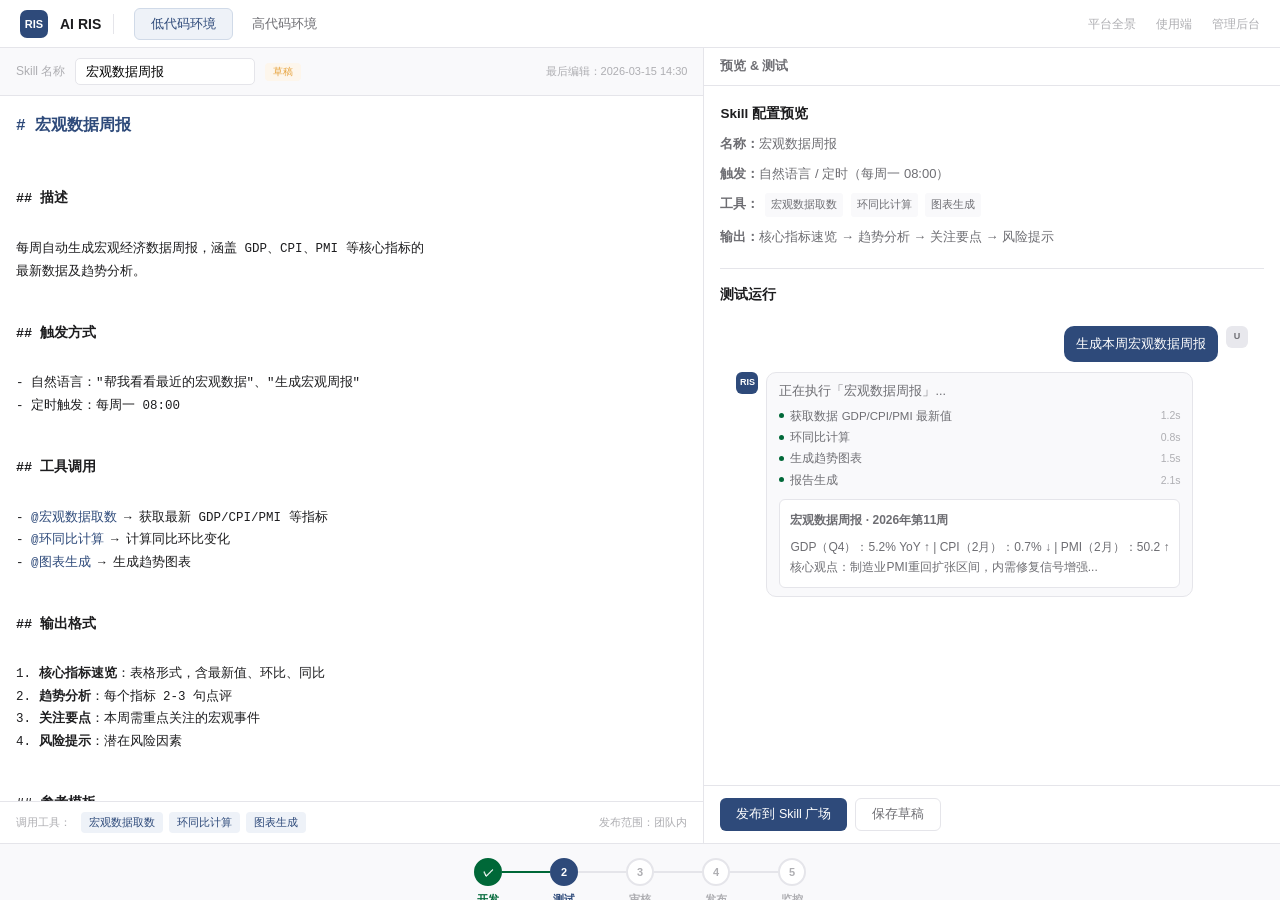
<file: dev.html>
<!DOCTYPE html>
<html lang="zh-CN">
<head>
<meta charset="UTF-8">
<meta name="viewport" content="width=device-width, initial-scale=1.0">
<title>AI RIS - 开发端</title>
<style>
:root {
  --bg: #ffffff; --bg2: #f9f9fb; --border: #e5e5ea;
  --text: #1d1d1f; --text2: #6e6e73; --text3: #aeaeb2;
  --accent: #2e4a7a; --accent-light: #eef2f8;
  --green: #006838; --orange: #b45309;
}
* { margin:0; padding:0; box-sizing:border-box; }
body {
  font-family: -apple-system, BlinkMacSystemFont, 'PingFang SC', 'Microsoft YaHei', sans-serif;
  background: var(--bg); color: var(--text); font-size:14px;
  height:100vh; overflow:hidden; -webkit-font-smoothing:antialiased;
}
.app { display:flex; flex-direction:column; height:100vh; }

/* Top bar */
.topbar {
  height:48px; display:flex; align-items:center; gap:12px;
  padding:0 20px; border-bottom:1px solid var(--border); flex-shrink:0;
  background:var(--bg);
}
.logo { width:28px; height:28px; background:var(--accent); border-radius:7px; display:flex; align-items:center; justify-content:center; font-size:11px; font-weight:700; color:white; }
.topbar-title { font-size:14px; font-weight:600; }
.topbar-sep { width:1px; height:20px; background:var(--border); }
.tabs { display:flex; gap:2px; margin-left:8px; }
.tab-btn {
  padding:6px 16px; border-radius:6px; border:1px solid transparent;
  background:none; font-size:13px; color:var(--text2); cursor:pointer;
  font-family:inherit; font-weight:500; transition:all .15s;
}
.tab-btn.active { background:var(--accent-light); color:var(--accent); border-color:#d0dae8; }
.tab-btn:hover:not(.active) { background:var(--bg2); }
.topbar-right { margin-left:auto; display:flex; gap:8px; align-items:center; }
.topbar-links a { font-size:12px; color:var(--text3); text-decoration:none; margin-left:16px; }
.topbar-links a:hover { color:var(--accent); }

/* Main */
.main { flex:1; display:flex; flex-direction:column; overflow:hidden; }
.split { flex:1; display:flex; overflow:hidden; }
.pane { overflow-y:auto; }
.pane-left { flex:55; border-right:1px solid var(--border); display:flex; flex-direction:column; min-width:0; overflow:hidden; }
.pane-right { flex:45; display:flex; flex-direction:column; min-width:0; overflow:hidden; }
.pane-header {
  padding:10px 16px; border-bottom:1px solid var(--border);
  font-size:12.5px; font-weight:600; color:var(--text2); flex-shrink:0;
  display:flex; align-items:center; gap:8px;
}
.pane-body { flex:1; overflow-y:auto; }

/* Skill editor (low-code) */
.skill-meta {
  display:flex; align-items:center; gap:10px; padding:10px 16px;
  border-bottom:1px solid var(--border); background:var(--bg2);
}
.skill-meta input {
  padding:5px 10px; border:1px solid var(--border); border-radius:5px;
  font-size:13px; font-family:inherit; width:180px; outline:none;
}
.skill-meta input:focus { border-color:var(--accent); }
.badge { font-size:10px; padding:2px 8px; border-radius:4px; font-weight:500; }
.badge-draft { background:#fdf6ec; color:#e6a23c; }
.badge-live { background:#f0f9eb; color:#67c23a; }
.md-editor {
  flex:1; padding:16px; font-family:'SF Mono','Menlo','Consolas','Courier New',monospace;
  font-size:12.5px; line-height:1.8; color:var(--text); white-space:pre-wrap;
  overflow-y:auto; background:white;
}
.md-editor .h1 { font-size:16px; font-weight:700; color:var(--accent); display:block; margin-bottom:8px; }
.md-editor .h2 { font-size:13.5px; font-weight:600; color:var(--text); display:block; margin:16px 0 4px; }
.md-editor .comment { color:var(--text3); }
.md-editor .tag { color:var(--accent); font-weight:500; }
.md-editor .bold { font-weight:600; }
.tool-tags { display:flex; gap:6px; padding:10px 16px; border-top:1px solid var(--border); flex-wrap:wrap; align-items:center; }
.tool-tag { font-size:11px; padding:3px 8px; border-radius:4px; background:var(--accent-light); color:var(--accent); font-weight:500; }
.tool-tag-label { font-size:11px; color:var(--text3); margin-right:4px; }

/* Preview */
.preview { padding:16px; font-size:13px; line-height:1.8; color:var(--text2); }
.preview h4 { font-size:13.5px; font-weight:600; color:var(--text); margin:12px 0 6px; }
.preview h4:first-child { margin-top:0; }
.preview ul { margin:4px 0 8px 18px; }
.preview .p-tag { display:inline-block; font-size:11px; padding:2px 6px; border-radius:3px; background:var(--bg2); color:var(--text2); margin:2px; }

/* Mini chat test */
.test-chat { padding:12px 16px; display:flex; flex-direction:column; gap:10px; }
.tc-msg { display:flex; gap:8px; max-width:90%; }
.tc-msg.user { align-self:flex-end; flex-direction:row-reverse; }
.tc-avatar { width:22px; height:22px; border-radius:6px; display:flex; align-items:center; justify-content:center; font-size:9px; font-weight:600; flex-shrink:0; }
.tc-msg.assistant .tc-avatar { background:var(--accent); color:white; }
.tc-msg.user .tc-avatar { background:#e8e8ed; color:var(--text2); }
.tc-bubble { padding:8px 12px; border-radius:10px; font-size:12.5px; line-height:1.6; }
.tc-msg.assistant .tc-bubble { background:var(--bg2); border:1px solid var(--border); }
.tc-msg.user .tc-bubble { background:var(--accent); color:white; }
.tc-steps { display:flex; flex-direction:column; gap:3px; margin-top:6px; }
.tc-step { display:flex; align-items:center; gap:6px; font-size:11.5px; color:var(--text2); }
.tc-step-dot { width:5px; height:5px; border-radius:50%; background:var(--green); flex-shrink:0; }
.tc-step-time { margin-left:auto; color:var(--text3); font-size:10.5px; }

/* Buttons */
.actions { display:flex; gap:8px; padding:12px 16px; border-top:1px solid var(--border); }
.btn { padding:7px 16px; border-radius:6px; font-size:12.5px; cursor:pointer; font-family:inherit; font-weight:500; }
.btn-primary { background:var(--accent); color:white; border:none; }
.btn-primary:hover { background:#1e3a66; }
.btn-secondary { background:white; color:var(--text2); border:1px solid var(--border); }
.btn-secondary:hover { background:var(--bg2); }

/* Code editor (high-code) */
.code-editor {
  flex:1; background:#1e1e1e; color:#d4d4d4; padding:0;
  font-family:'SF Mono','Menlo','Consolas','Courier New',monospace;
  font-size:12px; line-height:1.7; overflow:auto; min-height:0; min-width:0;
}
.code-lines { display:flex; width:100%; min-width:0; }
.line-nums {
  padding:14px 10px 14px 14px; text-align:right; color:#555;
  user-select:none; border-right:1px solid #333; width:44px; flex-shrink:0; white-space:pre;
}
.code-content { padding:14px 16px; white-space:pre; overflow-x:auto; flex:1; min-width:0; }
.kw { color:#569cd6; } /* keyword */
.st { color:#ce9178; } /* string */
.cm { color:#6a9955; } /* comment */
.fn { color:#dcdcaa; } /* function */
.cl { color:#4ec9b0; } /* class */
.dc { color:#6a9955; font-style:italic; } /* docstring */
.pr { color:#9cdcfe; } /* param */
.op { color:#d4d4d4; } /* operator */
.nb { color:#b5cea8; } /* number */

.file-tab {
  display:inline-flex; align-items:center; gap:6px;
  padding:6px 14px; background:#2d2d2d; color:#ccc; font-size:12px;
  border-right:1px solid #1e1e1e;
  font-family:'SF Mono','Menlo','Consolas',monospace;
}
.file-tab .dot { width:6px; height:6px; border-radius:50%; background:#f0c040; }
.file-tabs { display:flex; background:#252526; border-bottom:1px solid #1e1e1e; }

/* Config panel */
.config { padding:16px; font-size:12.5px; overflow-y:auto; }
.cfg-section { margin-bottom:20px; }
.cfg-title { font-size:12px; font-weight:600; color:var(--text2); margin-bottom:8px; letter-spacing:0.3px; }
.cfg-row { display:flex; gap:8px; margin-bottom:6px; font-size:12.5px; }
.cfg-label { width:70px; color:var(--text3); flex-shrink:0; }
.cfg-val { color:var(--text); }
.cfg-table { width:100%; border-collapse:collapse; font-size:12px; }
.cfg-table th { padding:6px 8px; text-align:left; font-weight:600; color:var(--text2); border-bottom:1px solid var(--border); font-size:11px; }
.cfg-table td { padding:6px 8px; border-bottom:1px solid #f0f0f0; color:var(--text); }
.cfg-table .required { color:var(--green); }
.test-result {
  padding:10px 12px; border-radius:6px; border:1px solid var(--border);
  background:var(--bg2); font-size:11.5px; font-family:'SF Mono',monospace;
  line-height:1.6;
}
.test-status { display:flex; align-items:center; gap:6px; margin-top:8px; font-size:12px; }
.test-status .pass { color:var(--green); font-weight:500; }

/* Pipeline */
.pipeline {
  display:flex; align-items:center; justify-content:center;
  padding:14px 20px; border-top:1px solid var(--border); gap:0;
  background:var(--bg2); flex-shrink:0;
}
.pip-step {
  display:flex; align-items:center; gap:0;
}
.pip-circle {
  width:28px; height:28px; border-radius:50%; display:flex; align-items:center;
  justify-content:center; font-size:11px; font-weight:600; border:2px solid var(--border);
  background:white; color:var(--text3); position:relative;
}
.pip-circle.done { border-color:var(--green); background:var(--green); color:white; }
.pip-circle.active { border-color:var(--accent); background:var(--accent); color:white; }
.pip-label { font-size:11px; color:var(--text3); position:absolute; top:32px; white-space:nowrap; }
.pip-circle.done .pip-label { color:var(--green); }
.pip-circle.active .pip-label { color:var(--accent); font-weight:600; }
.pip-line { width:48px; height:2px; background:var(--border); }
.pip-line.done { background:var(--green); }

/* Tab views */
.tab-view { display:none; flex:1; overflow:hidden; flex-direction:column; }
.tab-view.active { display:flex; }
</style>
</head>
<body>
<div class="app">
  <div class="topbar">
    <div class="logo">RIS</div>
    <div class="topbar-title">AI RIS</div>
    <div class="topbar-sep"></div>
    <div class="tabs">
      <button class="tab-btn active" onclick="switchTab('lowcode',this)">低代码环境</button>
      <button class="tab-btn" onclick="switchTab('highcode',this)">高代码环境</button>
    </div>
    <div class="topbar-right">
      <span class="topbar-links">
        <a href="overview.html">平台全景</a>
        <a href="index_v2.html">使用端</a>
        <a href="admin.html">管理后台</a>
      </span>
    </div>
  </div>

  <div class="main">
    <!-- LOW CODE TAB -->
    <div class="tab-view active" id="tab-lowcode">
      <div class="split">
        <div class="pane pane-left">
          <div class="skill-meta">
            <span style="font-size:12px;color:var(--text3);">Skill 名称</span>
            <input value="宏观数据周报" />
            <span class="badge badge-draft">草稿</span>
            <span style="margin-left:auto;font-size:11px;color:var(--text3);">最后编辑：2026-03-15 14:30</span>
          </div>
          <div class="md-editor"><span class="h1"># 宏观数据周报</span>
<span class="h2">## 描述</span>
每周自动生成宏观经济数据周报，涵盖 GDP、CPI、PMI 等核心指标的
最新数据及趋势分析。

<span class="h2">## 触发方式</span>
- 自然语言："帮我看看最近的宏观数据"、"生成宏观周报"
- 定时触发：每周一 08:00

<span class="h2">## 工具调用</span>
- <span class="tag">@宏观数据取数</span> → 获取最新 GDP/CPI/PMI 等指标
- <span class="tag">@环同比计算</span> → 计算同比环比变化
- <span class="tag">@图表生成</span> → 生成趋势图表

<span class="h2">## 输出格式</span>
1. <span class="bold">核心指标速览</span>：表格形式，含最新值、环比、同比
2. <span class="bold">趋势分析</span>：每个指标 2-3 句点评
3. <span class="bold">关注要点</span>：本周需重点关注的宏观事件
4. <span class="bold">风险提示</span>：潜在风险因素

<span class="h2">## 参考模板</span>
按华泰研究所标准格式输出</div>
          <div class="tool-tags">
            <span class="tool-tag-label">调用工具：</span>
            <span class="tool-tag">宏观数据取数</span>
            <span class="tool-tag">环同比计算</span>
            <span class="tool-tag">图表生成</span>
            <span style="margin-left:auto;font-size:11px;color:var(--text3);">发布范围：团队内</span>
          </div>
        </div>
        <div class="pane pane-right">
          <div class="pane-header">预览 & 测试</div>
          <div class="pane-body">
            <div class="preview">
              <h4>Skill 配置预览</h4>
              <div style="margin-bottom:6px"><strong>名称：</strong>宏观数据周报</div>
              <div style="margin-bottom:6px"><strong>触发：</strong>自然语言 / 定时（每周一 08:00）</div>
              <div style="margin-bottom:6px"><strong>工具：</strong>
                <span class="p-tag">宏观数据取数</span>
                <span class="p-tag">环同比计算</span>
                <span class="p-tag">图表生成</span>
              </div>
              <div style="margin-bottom:6px"><strong>输出：</strong>核心指标速览 → 趋势分析 → 关注要点 → 风险提示</div>

              <h4 style="margin-top:20px;padding-top:14px;border-top:1px solid var(--border);">测试运行</h4>
              <div class="test-chat">
                <div class="tc-msg user">
                  <div class="tc-avatar">U</div>
                  <div class="tc-bubble">生成本周宏观数据周报</div>
                </div>
                <div class="tc-msg assistant">
                  <div class="tc-avatar">RIS</div>
                  <div class="tc-bubble">
                    正在执行「宏观数据周报」...
                    <div class="tc-steps">
                      <div class="tc-step"><span class="tc-step-dot"></span>获取数据 GDP/CPI/PMI 最新值<span class="tc-step-time">1.2s</span></div>
                      <div class="tc-step"><span class="tc-step-dot"></span>环同比计算<span class="tc-step-time">0.8s</span></div>
                      <div class="tc-step"><span class="tc-step-dot"></span>生成趋势图表<span class="tc-step-time">1.5s</span></div>
                      <div class="tc-step"><span class="tc-step-dot"></span>报告生成<span class="tc-step-time">2.1s</span></div>
                    </div>
                    <div style="margin-top:10px;padding:10px;background:white;border:1px solid var(--border);border-radius:6px;font-size:12px;line-height:1.7;">
                      <div style="font-weight:600;margin-bottom:6px;">宏观数据周报 · 2026年第11周</div>
                      <div style="color:var(--text2);">GDP（Q4）：5.2% YoY ↑ | CPI（2月）：0.7% ↓ | PMI（2月）：50.2 ↑<br>
                      核心观点：制造业PMI重回扩张区间，内需修复信号增强...</div>
                    </div>
                  </div>
                </div>
              </div>
            </div>
          </div>
          <div class="actions">
            <button class="btn btn-primary">发布到 Skill 广场</button>
            <button class="btn btn-secondary">保存草稿</button>
          </div>
        </div>
      </div>
    </div>

    <!-- HIGH CODE TAB -->
    <div class="tab-view" id="tab-highcode">
      <div class="split">
        <div class="pane" style="background:#1e1e1e; width:55%; flex:none; display:flex; flex-direction:column; overflow:hidden; border-right:1px solid var(--border);">
          <div class="file-tabs">
            <div class="file-tab"><span class="dot"></span>bd_potential_model.py</div>
          </div>
          <div class="code-editor">
            <div class="code-lines">
              <div class="line-nums">1
2
3
4
5
6
7
8
9
10
11
12
13
14
15
16
17
18
19
20
21
22
23
24
25
26
27
28
29
30
31
32
33
34
35
36
37
38</div>
              <div class="code-content"><span class="dc">"""
BD潜力评估模型 - MCP Tool封装
华泰证券算法团队
"""</span>
<span class="kw">from</span> mcp_server <span class="kw">import</span> <span class="cl">MCPTool</span>, <span class="cl">Field</span>

<span class="kw">class</span> <span class="cl">BDPotentialTool</span>(<span class="cl">MCPTool</span>):
    <span class="dc">"""评估创新药BD（Business Development）潜力"""</span>

    name = <span class="st">"bd_potential_assessment"</span>
    description = <span class="st">"输入目标公司和管线信息，返回BD潜力评分及分析"</span>

    <span class="cm"># 入参定义</span>
    company: <span class="cl">str</span> = <span class="fn">Field</span>(description=<span class="st">"目标公司名称"</span>)
    pipeline_stage: <span class="cl">str</span> = <span class="fn">Field</span>(
        description=<span class="st">"管线阶段"</span>,
        enum=[<span class="st">"临床前"</span>, <span class="st">"I期"</span>, <span class="st">"II期"</span>, <span class="st">"III期"</span>, <span class="st">"已上市"</span>]
    )
    indication: <span class="cl">str</span> = <span class="fn">Field</span>(description=<span class="st">"适应症领域"</span>)

    <span class="kw">async def</span> <span class="fn">execute</span>(<span class="pr">self</span>, **<span class="pr">params</span>):
        <span class="cm"># 1. 获取公司基本面数据</span>
        fundamentals = <span class="kw">await</span> <span class="pr">self</span>.<span class="fn">call_tool</span>(
            <span class="st">"stock_fundamentals"</span>,
            company=<span class="pr">params</span>[<span class="st">"company"</span>]
        )

        <span class="cm"># 2. 管线价值评估</span>
        pipeline_value = <span class="pr">self</span>.<span class="fn">_evaluate_pipeline</span>(
            stage=<span class="pr">params</span>[<span class="st">"pipeline_stage"</span>],
            indication=<span class="pr">params</span>[<span class="st">"indication"</span>]
        )

        <span class="cm"># 3. 综合评分</span>
        score = <span class="pr">self</span>.<span class="fn">_calculate_score</span>(fundamentals, pipeline_value)

        <span class="kw">return</span> {<span class="st">"score"</span>: score, <span class="st">"rating"</span>: <span class="pr">self</span>.<span class="fn">_get_rating</span>(score)}</div>
            </div>
          </div>
        </div>
        <div class="pane" style="width:45%; flex:none; display:flex; flex-direction:column; overflow:hidden;">
          <div class="pane-header">接口配置 & 注册</div>
          <div class="pane-body">
            <div class="config">
              <div class="cfg-section">
                <div class="cfg-title">MCP 接口信息</div>
                <div class="cfg-row"><span class="cfg-label">Tool 名称</span><span class="cfg-val">bd_potential_assessment</span></div>
                <div class="cfg-row"><span class="cfg-label">描述</span><span class="cfg-val">评估创新药BD潜力评分</span></div>
                <div class="cfg-row"><span class="cfg-label">版本</span><span class="cfg-val">v1.0</span></div>
                <div class="cfg-row"><span class="cfg-label">作者</span><span class="cfg-val">算法团队</span></div>
              </div>

              <div class="cfg-section">
                <div class="cfg-title">入参 Schema</div>
                <table class="cfg-table">
                  <tr><th>参数</th><th>类型</th><th>必填</th><th>说明</th></tr>
                  <tr><td>company</td><td>string</td><td class="required">✓</td><td>目标公司名称</td></tr>
                  <tr><td>pipeline_stage</td><td>enum</td><td class="required">✓</td><td>管线阶段（临床前/I/II/III期/已上市）</td></tr>
                  <tr><td>indication</td><td>string</td><td class="required">✓</td><td>适应症领域</td></tr>
                </table>
              </div>

              <div class="cfg-section">
                <div class="cfg-title">出参 Schema</div>
                <table class="cfg-table">
                  <tr><th>字段</th><th>类型</th><th>说明</th></tr>
                  <tr><td>score</td><td>float</td><td>BD潜力评分（0-100）</td></tr>
                  <tr><td>rating</td><td>string</td><td>评级（A/B/C/D）</td></tr>
                  <tr><td>analysis</td><td>string</td><td>分析文本</td></tr>
                </table>
              </div>

              <div class="cfg-section">
                <div class="cfg-title">测试调用</div>
                <div class="test-result">
<span style="color:var(--text3)">Input:</span>  {"company": "信达生物", "pipeline_stage": "III期", "indication": "肿瘤"}
<span style="color:var(--text3)">Output:</span> {"score": 78.5, "rating": "A", "analysis": "信达生物肿瘤管线..."}
                </div>
                <div class="test-status">
                  <span class="pass">✓ 测试通过</span>
                  <span style="color:var(--text3);margin-left:8px;">响应时间：1.2s</span>
                </div>
              </div>
            </div>
          </div>
          <div class="actions">
            <button class="btn btn-primary">注册到 Tool 广场</button>
            <button class="btn btn-secondary">部署到测试环境</button>
          </div>
        </div>
      </div>
    </div>

    <!-- Pipeline -->
    <div class="pipeline">
      <div class="pip-step">
        <div class="pip-circle done"><span>✓</span><span class="pip-label">开发</span></div>
      </div>
      <div class="pip-line done"></div>
      <div class="pip-step">
        <div class="pip-circle active"><span>2</span><span class="pip-label">测试</span></div>
      </div>
      <div class="pip-line"></div>
      <div class="pip-step">
        <div class="pip-circle"><span>3</span><span class="pip-label">审核</span></div>
      </div>
      <div class="pip-line"></div>
      <div class="pip-step">
        <div class="pip-circle"><span>4</span><span class="pip-label">发布</span></div>
      </div>
      <div class="pip-line"></div>
      <div class="pip-step">
        <div class="pip-circle"><span>5</span><span class="pip-label">监控</span></div>
      </div>
    </div>
  </div>
</div>

<script>
function switchTab(id, btn) {
  document.querySelectorAll('.tab-view').forEach(v => v.classList.remove('active'));
  document.querySelectorAll('.tab-btn').forEach(b => b.classList.remove('active'));
  document.getElementById('tab-' + id).classList.add('active');
  btn.classList.add('active');
}
</script>
</body>
</html>
</file>
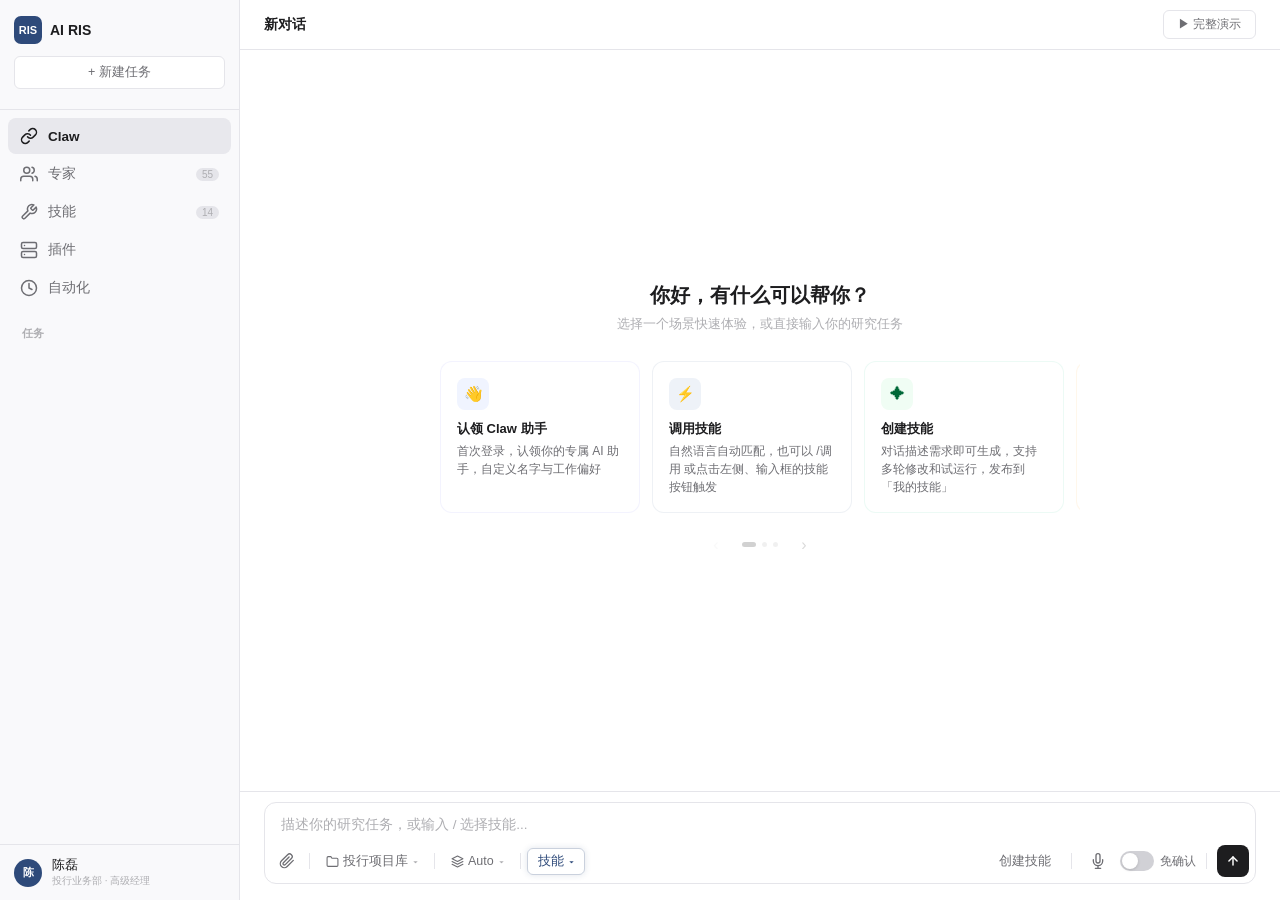
<file: index_v2.html>
<!DOCTYPE html>
<html lang="zh-CN">
<head>
<meta charset="UTF-8">
<meta name="viewport" content="width=device-width, initial-scale=1.0">
<title>AI RIS - 华泰·AI睿思</title>
<style>
:root {
  --bg: #ffffff;
  --bg2: #f9f9fb;
  --border: #e5e5ea;
  --text: #1d1d1f;
  --text2: #6e6e73;
  --text3: #aeaeb2;
  --accent: #2e4a7a;
  --accent-light: #eef2f8;
  --red: #c00;
  --green: #006838;
  --orange: #b45309;
}

* { margin:0; padding:0; box-sizing:border-box; }

body {
  font-family: -apple-system, BlinkMacSystemFont, 'PingFang SC', 'Microsoft YaHei', sans-serif;
  background: var(--bg); color: var(--text);
  height: 100vh; overflow: hidden; -webkit-font-smoothing: antialiased; font-size: 14px;
}

.app { display: grid; grid-template-columns: 240px 1fr; height: 100vh; }

/* Sidebar */
.sidebar { background: var(--bg2); border-right: 1px solid var(--border); display: flex; flex-direction: column; }

.sidebar-header { padding: 16px 14px 12px; border-bottom: 1px solid var(--border); }
.logo { display: flex; align-items: center; gap: 8px; margin-bottom: 12px; }
.logo-icon { width: 28px; height: 28px; background: var(--accent); border-radius: 7px; display: flex; align-items: center; justify-content: center; font-size: 11px; font-weight: 700; color: white; }
.logo-text { font-size: 14px; font-weight: 600; color: var(--text); }
.sidebar-search input { width: 100%; padding: 7px 10px; background: white; border: 1px solid var(--border); border-radius: 6px; font-size: 12.5px; color: var(--text); outline: none; }
.sidebar-search input:focus { border-color: #999; }
.sidebar-search input::placeholder { color: var(--text3); }

.skill-list { flex: 1; overflow-y: auto; padding: 4px 8px; }

/* Skill card inline */
.skill-card-inline {
  border: 1px solid var(--border); border-radius: 8px;
  padding: 12px; margin: 12px 0 16px; background: white;
}
.sci-header { display: flex; align-items: center; justify-content: space-between; margin-bottom: 8px; }
.sci-title { font-weight: 600; font-size: 14.5px; color: var(--text); }
.sci-badge {
  font-size: 11px; padding: 2px 6px; border-radius: 4px; border: 1px solid transparent; line-height: 1;
}
.sci-badge.draft { background: #fdf6ec; color: #e6a23c; border-color: #faecd8; }
.sci-badge.active { background: #f0f9eb; color: #67c23a; border-color: #e1f3d8; }
.sci-props { font-size: 12px; color: var(--text2); display: flex; flex-wrap: wrap; gap: 8px; margin-bottom: 12px; }
.sci-props span:nth-child(even) { color: #dcdfe6; }

/* Mod Summary Table */
.mod-summary-container { margin: 16px 0 12px; }
.mod-summary-title { font-size: 14px; font-weight: 600; color: #1a1a1a; margin-bottom: 12px; }
.mod-summary-table { width: 100%; border-collapse: collapse; font-size: 13.5px; }
.mod-summary-table th { border-top: 2px solid #222; border-bottom: 1px solid #ddd; padding: 10px 8px; text-align: left; font-weight: 600; color: #333; }
.mod-summary-table td { padding: 10px 8px; text-align: left; border-bottom: 1px solid #efefef; color: #444; vertical-align: top; }
.mod-summary-table tr:last-child td { border-bottom: 1px solid #222; }
.mod-summary-table td:first-child { width: 140px; color: #666; }

.s-section {
  margin-bottom: 4px;
}
.s-section-header {
  display: flex; align-items: center; justify-content: space-between;
  padding: 10px 6px 5px; cursor: pointer;
}
.s-section-title { font-size: 11px; color: var(--text2); font-weight: 600; letter-spacing: 0.3px; }
.s-section-count { font-size: 10px; color: var(--text3); }

.s-cat { font-size: 10px; color: var(--text3); letter-spacing: 0.5px; padding: 8px 6px 3px; font-weight: 500; }

.s-item {
  display: flex; align-items: center; gap: 8px;
  padding: 7px 8px; border-radius: 6px; cursor: pointer;
  font-size: 13px; color: var(--text2); transition: background 0.1s;
}
.s-item:hover { background: #ececee; color: var(--text); }
.s-dot { width: 5px; height: 5px; border-radius: 50%; flex-shrink: 0; }
.s-dot.platform { background: var(--accent); }
.s-dot.personal { background: var(--green); }
.s-name { flex: 1; }
.s-badge {
  font-size: 9px; padding: 1px 5px; border-radius: 3px;
  flex-shrink: 0;
}
.s-badge.official { color: var(--accent); background: var(--accent-light); }
.s-badge.custom { color: var(--green); background: #f0fdf4; }
.s-badge.imported { color: var(--orange); background: #fffbeb; }

.s-divider { height: 1px; background: var(--border); margin: 6px 6px; }

.sidebar-footer { padding: 10px 14px; border-top: 1px solid var(--border); }
.new-btn { width: 100%; padding: 7px; border-radius: 6px; border: 1px solid var(--border); background: white; color: var(--text2); font-size: 12.5px; cursor: pointer; font-family: inherit; margin-bottom: 8px; }
.new-btn:hover { background: var(--bg2); }

/* Chat */
.chat { display: flex; flex-direction: column; overflow: hidden; min-height: 0; flex: 1; }

.chat-header {
  padding: 10px 24px; border-bottom: 1px solid var(--border);
  display: flex; align-items: center; justify-content: space-between;
}
.chat-header h2 { font-size: 14px; font-weight: 600; }
.demo-btn {
  padding: 5px 14px; border-radius: 6px; border: 1px solid var(--border);
  background: white; color: var(--text2); font-size: 12px;
  cursor: pointer; font-family: inherit;
}
.demo-btn:hover { background: var(--bg2); }
.demo-btn:disabled { opacity: 0.4; cursor: default; }

.messages { flex: 1; min-height: 0; overflow-y: auto; padding: 20px 24px; display: flex; flex-direction: column; gap: 16px; }

.msg { display: flex; gap: 12px; max-width: 82%; animation: msgIn 0.25s ease; }
.msg.user { align-self: flex-end; flex-direction: row-reverse; }
@keyframes msgIn { from{opacity:0;transform:translateY(6px)} to{opacity:1;transform:translateY(0)} }

.msg-avatar { width: 28px; height: 28px; border-radius: 7px; display: flex; align-items: center; justify-content: center; font-size: 11px; font-weight: 600; flex-shrink: 0; }
.msg.assistant .msg-avatar { background: var(--accent); color: white; }
.msg.user .msg-avatar { background: #e8e8ed; color: var(--text2); }

.msg-bubble { padding: 10px 14px; border-radius: 12px; font-size: 13.5px; line-height: 1.7; }
.msg.assistant .msg-bubble { background: var(--bg2); border: 1px solid var(--border); border-top-left-radius: 3px; }
.msg.user .msg-bubble { background: var(--accent); color: white; border-top-right-radius: 3px; }

.typing { display: flex; gap: 4px; padding: 4px 0; }
.typing span { width: 4px; height: 4px; background: var(--text3); border-radius: 50%; animation: blink 1.4s infinite; }
.typing span:nth-child(2) { animation-delay: 0.2s; }
.typing span:nth-child(3) { animation-delay: 0.4s; }
@keyframes blink { 0%,60%,100%{transform:translateY(0);opacity:.3} 30%{transform:translateY(-4px);opacity:1} }

.invoke-tag {
  display: inline-flex; align-items: center; gap: 6px;
  font-size: 13px; color: #555; font-weight: 500;
  margin-bottom: 10px; padding: 0;
  background: none; border: none; border-radius: 0;
  box-shadow: none;
  font-family: -apple-system, "PingFang SC", sans-serif;
}
.invoke-icon-box {
  display: inline-block;
  width: 6px; height: 6px; background: var(--accent);
  border-radius: 50%; flex-shrink: 0;
  font-size: 0; color: transparent; overflow: hidden;
}

.steps { margin: 8px 0; display: flex; flex-direction: column; gap: 3px; }
.step { display: flex; align-items: center; gap: 6px; font-size: 12.5px; color: var(--text2); padding: 4px 0; }
.step-check { color: var(--accent); font-size: 13px; flex-shrink: 0; }

.run-steps-container {
  position: relative;
  margin-top: 8px;
  padding-left: 6px;
}
.run-steps-container::before {
  content: ''; position: absolute;
  left: 9px; top: 12px; bottom: 12px;
  width: 1px; background: #e5e5ea;
  z-index: 0;
}
.run-step-item {
  position: relative; z-index: 1;
  display: flex; align-items: center; justify-content: space-between;
  padding: 8px 0;
  font-size: 13.5px; color: var(--text);
  animation: stepFadeIn 0.25s ease;
}
@keyframes stepFadeIn { from{opacity:0} to{opacity:1} }
.run-step-left { display: flex; align-items: center; gap: 8px; }
.run-step-dot {
  width: 7px; height: 7px; border-radius: 50%; background: #34c759;
  flex-shrink: 0;
}
.run-step-icon { color: var(--text2); display: flex; align-items: center; font-size: 14px; }
.run-step-text { font-weight: 400; }
.run-step-text strong, .run-step-text b { font-weight: 600; font-family: -apple-system, sans-serif; }
.run-step-right { display: flex; align-items: center; gap: 8px; color: var(--text3); font-size: 12px; }
.run-step-right .arrow { font-size: 10px; }

/* Report - Professional Sell-Side Style */
.report {
  margin: 10px 0; padding: 32px 36px;
  background: white; border: 1px solid #eee;
  box-shadow: 0 4px 16px rgba(0,0,0,0.04);
  font-family: 'Times New Roman', Times, 'KaiTi', '楷体', STKaiti, 'SimSun', serif;
  color: #1a1a1a;
  max-width: 820px;
}
.report-org {
  display: flex; justify-content: space-between; align-items: flex-end;
  color: #2a4b87; margin-bottom: 6px;
}
.report-org-left { font-size: 20px; font-weight: bold; letter-spacing: 1px; }
.report-org-right { font-size: 15px; font-weight: bold; letter-spacing: 1px; }
.report-metaline {
  display: flex; justify-content: space-between; align-items: center;
  border-top: 1.5px solid #2a4b87; border-bottom: 2px solid #2a4b87;
  padding: 6px 0; margin-bottom: 24px; font-size: 14px; color: #111;
}
.report-metaline-right { font-weight: bold; }

.report h3 { font-size: 15px; font-weight: bold; font-style: italic; margin: 24px 0 10px; padding: 0; color: #2a4b87; border-left: none; }
.report p { font-size: 14.5px; line-height: 1.8; color: #111; margin-bottom: 12px; text-align: justify; }
.report ul { margin: 8px 0 16px 1.2em; font-size: 14.5px; line-height: 1.8; color: #111; }
.report ul li { margin-bottom: 6px; }

.report table { width: 100%; border-collapse: collapse; font-size: 13.5px; margin: 16px 0; }
.report table th { border-top: 2px solid #2a4b87; border-bottom: 1px solid #2a4b87; padding: 8px 4px; text-align: right; font-weight: bold; color: #111; }
.report table th:first-child { text-align: left; }
.report table td { padding: 8px 4px; text-align: right; border-bottom: 1px dashed #ddd; color: #333; }
.report table td:first-child { text-align: left; font-weight: bold; }
.report table tr:last-child td { border-bottom: 2px solid #2a4b87; }
.report .up { color: #d32f2f; }
.report .dn { color: #388e3c; }
.report .flat { color: var(--text3); }
.report-footer { margin-top: 36px; font-size: 12px; color: #666; font-style: italic; text-align: justify; }

/* Config panel (onboard) */
.config-panel { padding: 14px 16px; background: var(--bg2); border-radius: 10px; border: 1px solid var(--border); }
.config-row { display: flex; align-items: center; gap: 8px; padding: 5px 0; font-size: 12.5px; color: var(--text2); border-bottom: 1px solid var(--border); }
.config-row:last-child { border-bottom: none; }
.config-label { color: var(--text3); width: 70px; flex-shrink: 0; font-size: 11px; }
.config-val { color: var(--text); font-weight: 500; }
.config-val b { color: var(--accent); }

/* Skill card inline */
.skill-card-inline {
  margin: 10px 0; padding: 14px 16px;
  background: var(--bg2); border: 1px solid var(--border); border-radius: 8px;
}
.sci-header { display: flex; align-items: center; gap: 8px; margin-bottom: 8px; }
.sci-title { font-size: 14px; font-weight: 600; }
.sci-badge { font-size: 10px; margin-left: auto; }
.sci-badge.draft { color: var(--text3); }
.sci-badge.ok { color: var(--green); }
.sci-badge.review { color: var(--orange); }

.sci-props { display: flex; gap: 12px; font-size: 12px; color: var(--text2); margin-bottom: 8px; }

.sci-flow {
  font-size: 12.5px; color: var(--text2); line-height: 1.7;
  padding: 10px 12px; background: white; border-radius: 4px;
  border: 1px solid var(--border); white-space: pre-wrap;
  font-family: -apple-system, 'PingFang SC', sans-serif;
}

.sci-actions { display: flex; gap: 8px; margin-top: 10px; }
.sci-btn { padding: 6px 14px; border-radius: 6px; font-size: 12px; cursor: pointer; font-family: inherit; font-weight: 500; }
.sci-btn.primary { background: var(--accent); color: white; border: none; }
.sci-btn.primary:hover { background: #1e3a66; }
.sci-btn.secondary { background: white; color: var(--text2); border: 1px solid var(--border); }
.sci-btn.secondary:hover { background: var(--bg2); }

/* Diff */
.skill-diff { margin: 8px 0; border-radius: 4px; overflow: hidden; border: 1px solid var(--border); font-size: 12px; font-family: 'SF Mono','Menlo','Consolas',monospace; }
.diff-title { padding: 6px 10px; background: var(--bg2); font-weight: 600; font-size: 11px; color: var(--text2); border-bottom: 1px solid var(--border); font-family: -apple-system,'PingFang SC',sans-serif; }
.diff-line { padding: 2px 10px; line-height: 1.6; }
.diff-add { background: #f0fdf4; color: var(--green); }
.diff-del { background: #fef2f2; color: var(--red); text-decoration: line-through; }
.diff-ctx { color: var(--text3); }

/* Security review card */
.review-card {
  margin: 10px 0; padding: 14px 16px;
  border: 1px solid var(--border); border-radius: 8px; background: white;
}
.review-header { display: flex; align-items: center; gap: 8px; margin-bottom: 10px; font-size: 13px; font-weight: 600; }
.review-status { font-size: 11px; margin-left: auto; padding: 2px 8px; border-radius: 4px; }
.review-status.pass { color: var(--green); background: #f0fdf4; }
.review-status.checking { color: var(--orange); background: #fffbeb; }

.review-items { display: flex; flex-direction: column; gap: 4px; }
.review-item { display: flex; align-items: center; gap: 8px; font-size: 12.5px; color: var(--text2); padding: 3px 0; }
.review-item .ri-check { color: var(--green); flex-shrink: 0; }
.review-item .ri-warn { color: var(--orange); flex-shrink: 0; }

/* Input */
.input-area { padding: 10px 24px 16px; border-top: 1px solid var(--border); }

/* Welcome area */
.welcome-area {
  display: flex; flex-direction: column; align-items: center;
  justify-content: center; flex: 1; padding: 60px 40px;
  animation: welcomeIn 0.4s ease;
}
@keyframes welcomeIn { from{opacity:0;transform:translateY(12px)} to{opacity:1;transform:translateY(0)} }
.welcome-title {
  font-size: 20px; font-weight: 600; color: var(--text);
  margin-bottom: 6px;
}
.welcome-sub {
  font-size: 13px; color: var(--text3); margin-bottom: 28px;
}
.welcome-cards-wrap {
  max-width: 640px; width: 100%; position: relative;
}
.carousel-track {
  display: flex; gap: 12px; transition: transform 0.4s cubic-bezier(0.25,0.8,0.25,1); width: max-content;
}
.welcome-cards {
  overflow: hidden; max-width: 640px; width: 100%;
  /* Expand the clipping box vertically so hover transform/shadow isn't cut off */
  margin: -12px 0; padding: 12px 0;
}
.welcome-card {
  width: 200px; min-width: 200px; padding: 16px; border-radius: 12px;
  border: 1px solid transparent; background: white;
  cursor: pointer; transition: all 0.2s ease-out;
  flex-shrink: 0; position: relative;
}
.wc-close-btn {
  position: absolute; top: 0; right: 0;
  width: 40px; height: 40px; border: none; /* Larger hit area */
  background: transparent; color: transparent;
  font-size: 16px; font-family: -apple-system, Arial, sans-serif; font-weight: 300;
  cursor: pointer; display: flex; align-items: center; justify-content: center;
  opacity: 0; transition: all 0.2s;
  border-top-right-radius: 12px; border-bottom-left-radius: 10px;
  z-index: 5; padding-bottom: 2px; padding-left: 2px;
}
/* ONLY appears as a secret button when hovering the exact top right corner */
.wc-close-btn:hover { 
  opacity: 1; 
  background: transparent; 
  color: #9ca3af; /* Light, elegant grey - visible but very subtle */
}
/* Delicate, almost invisible thematic borders for each card */
.welcome-card:has(.onboard) { border-color: rgba(99, 102, 241, 0.08); }
.welcome-card:has(.invoke) { border-color: rgba(46, 74, 122, 0.08); }
.welcome-card:has(.create) { border-color: rgba(16, 185, 129, 0.08); }
.welcome-card:has(.import) { border-color: rgba(245, 158, 11, 0.08); }
.welcome-card:has(.data) { border-color: rgba(219, 39, 119, 0.08); }

.welcome-card:hover { transform: translateY(-2px); }
/* Hover borders and gentle glows matching the theme */
.welcome-card:has(.onboard):hover { 
  border-color: rgba(99, 102, 241, 0.2); box-shadow: 0 4px 16px rgba(99, 102, 241, 0.06); 
}
.welcome-card:has(.invoke):hover { 
  border-color: rgba(46, 74, 122, 0.2); box-shadow: 0 4px 16px rgba(46, 74, 122, 0.06); 
}
.welcome-card:has(.create):hover { 
  border-color: rgba(16, 185, 129, 0.2); box-shadow: 0 4px 16px rgba(16, 185, 129, 0.06); 
}
.welcome-card:has(.import):hover { 
  border-color: rgba(245, 158, 11, 0.2); box-shadow: 0 4px 16px rgba(245, 158, 11, 0.06); 
}
.welcome-card:has(.data):hover { 
  border-color: rgba(219, 39, 119, 0.2); box-shadow: 0 4px 16px rgba(219, 39, 119, 0.06); 
}
.carousel-nav {
  display: flex; justify-content: center; align-items: center; gap: 8px; margin-top: 18px;
}
.carousel-btn {
  width: 28px; height: 28px; border-radius: 8px; border: none;
  background: transparent; cursor: pointer; display: flex; align-items: center; justify-content: center;
  font-size: 16px; color: rgba(0,0,0,0.15); transition: all 0.2s; font-family: inherit;
}
.carousel-btn:hover:not(:disabled) { background: transparent; color: rgba(0,0,0,0.3); transform: scale(1.1); }
.carousel-btn:disabled { opacity: 0.15; cursor: default; }
.carousel-dots { display: flex; align-items: center; gap: 6px; padding: 0 4px; }
.carousel-dot {
  width: 5px; height: 5px; border-radius: 50%; background: rgba(0,0,0,0.06);
  transition: all 0.4s ease; cursor: pointer;
}
.carousel-dot:hover { background: rgba(0,0,0,0.15); transform: scale(1.2); }
.carousel-dot.active { 
  background: rgba(0,0,0,0.18); 
  width: 14px; border-radius: 4px; 
  box-shadow: none;
}
.wc-icon {
  width: 32px; height: 32px; border-radius: 8px;
  display: flex; align-items: center; justify-content: center;
  margin-bottom: 10px; font-size: 15px;
}
.wc-icon.onboard { background: #f0f4ff; color: #6366f1; }
.wc-icon.invoke { background: var(--accent-light); color: var(--accent); }
.wc-icon.create { background: #f0fdf4; color: var(--green); }
.wc-icon.import { background: #fffbeb; color: var(--orange); }
.wc-icon.data { background: #fdf2f8; color: #db2777; }
.wc-title { font-size: 13px; font-weight: 600; color: var(--text); margin-bottom: 4px; }
.wc-desc { font-size: 12px; color: var(--text2); line-height: 1.5; }

/* Meteor fly animation */
.meteor {
  position: fixed; z-index: 9999; pointer-events: none;
  width: 28px; height: 28px; border-radius: 50%;
  display: flex; align-items: center; justify-content: center;
  font-size: 13px;
  filter: brightness(1.2);
  box-shadow: 0 0 16px 4px rgba(46,74,122,0.35), 0 0 40px 8px rgba(46,74,122,0.15);
  transition: all 0.55s cubic-bezier(0.23, 1, 0.32, 1);
}
.meteor::after {
  content: ''; position: absolute;
  width: 60px; height: 3px; border-radius: 2px;
  background: linear-gradient(90deg, rgba(46,74,122,0.3), transparent);
  top: 50%; right: 100%; transform: translateY(-50%);
  opacity: 0; transition: opacity 0.15s;
}
.meteor.flying::after { opacity: 1; }
.meteor.flying {
  transform: scale(0.4);
  opacity: 0.5;
}


/* Welcome card fade-out */
.welcome-area.fading {
  opacity: 0; transform: translateY(-10px);
  transition: opacity 0.35s ease, transform 0.35s ease;
}

.input-box {
  display: flex; flex-direction: column;
  border: 1px solid var(--border); border-radius: 12px;
  background: white;
  transition: border-color 0.2s;
}
.input-box:focus-within { border-color: #999; }
.input-box textarea {
  flex: 1; border: none; outline: none; background: none;
  font-size: 13.5px; color: var(--text); resize: none;
  min-height: 36px; max-height: 100px;
  padding: 12px 16px 6px; line-height: 1.5; font-family: inherit;
}
.input-box textarea::placeholder { color: var(--text3); }

/* Toolbar row */
.input-toolbar {
  display: flex; align-items: center; gap: 2px;
  padding: 4px 6px 6px;
}
.input-toolbar-left {
  display: flex; align-items: center; gap: 2px; flex: 1;
}
.input-toolbar-right {
  display: flex; align-items: center; gap: 6px; flex-shrink: 0;
}

/* Toolbar icon button (attachment, mic) */
.tb-icon-btn {
  width: 32px; height: 32px; border-radius: 6px; border: none;
  background: transparent; color: var(--text2); cursor: pointer;
  display: flex; align-items: center; justify-content: center;
  transition: background 0.15s, color 0.15s; flex-shrink: 0;
}
.tb-icon-btn:hover { background: var(--bg2); color: var(--text); }
.tb-icon-btn svg { width: 16px; height: 16px; }

/* Toolbar text button */
.tb-btn {
  display: flex; align-items: center; gap: 4px;
  padding: 5px 10px; border-radius: 6px; border: none;
  background: transparent; color: var(--text2);
  font-size: 12.5px; cursor: pointer; font-family: inherit;
  white-space: nowrap; transition: background 0.15s, color 0.15s;
}
.tb-btn:hover { background: var(--bg2); color: var(--text); }
.tb-btn svg { width: 13px; height: 13px; flex-shrink: 0; }
.tb-btn .arrow { font-size: 10px; color: var(--text3); margin-left: 1px; }

/* Toolbar divider */
.tb-divider {
  width: 1px; height: 16px; background: var(--border); margin: 0 4px; flex-shrink: 0;
}

/* Skill button (outlined) */
.tb-btn-outlined {
  display: flex; align-items: center; gap: 4px;
  padding: 4px 10px; border-radius: 6px;
  border: 1px solid rgba(46,74,122,0.25); color: var(--accent);
  background: transparent; font-size: 12.5px; cursor: pointer;
  font-family: inherit; white-space: nowrap;
  transition: all 0.15s;
  box-shadow: 0 0 6px rgba(46,74,122,0.15);
}
.tb-btn-outlined:hover { background: var(--accent-light); box-shadow: 0 0 10px rgba(46,74,122,0.25); }
.tb-btn-outlined .arrow { font-size: 10px; margin-left: 1px; }

/* Send button */
.send-btn {
  width: 32px; height: 32px; border-radius: 8px; border: none;
  background: var(--text); color: white; cursor: pointer;
  display: flex; align-items: center; justify-content: center;
  flex-shrink: 0; transition: background 0.15s;
}
.send-btn:hover { background: #333; }
.send-btn svg { width: 14px; height: 14px; }

/* Skill dropdown menu */
.skill-dropdown {
  position: absolute; bottom: calc(100% + 6px); right: 0;
  width: 220px; max-height: 340px; overflow-y: auto;
  background: white; border: 1px solid var(--border); border-radius: 10px;
  box-shadow: 0 6px 24px rgba(0,0,0,0.12);
  z-index: 100; display: none; padding: 6px 0;
}
.skill-dropdown.show { display: block; animation: dropIn 0.15s ease; }
@keyframes dropIn { from{opacity:0;transform:translateY(4px)} to{opacity:1;transform:translateY(0)} }
.sd-cat { font-size: 10px; color: var(--text3); padding: 8px 14px 3px; font-weight: 600; letter-spacing: 0.3px; }
.sd-item {
  display: flex; align-items: center; gap: 8px;
  padding: 7px 14px; cursor: pointer; font-size: 13px; color: var(--text2);
  transition: background 0.1s;
}
.sd-item:hover { background: var(--accent-light); color: var(--text); }
.sd-dot { width: 5px; height: 5px; border-radius: 50%; flex-shrink: 0; }
.sd-dot.p { background: var(--accent); }
.sd-dot.m { background: var(--green); }
.sd-divider { height: 1px; background: var(--border); margin: 4px 10px; }

/* Workspace & Model menus */
.tb-popup {
  position: absolute; bottom: calc(100% + 6px); left: 0;
  width: 240px; background: white; border: 1px solid var(--border); border-radius: 10px;
  box-shadow: 0 6px 24px rgba(0,0,0,0.12); z-index: 100; display: none; padding: 6px 0;
}
.tb-popup.show { display: block; animation: dropIn 0.15s ease; }
.tb-popup-title { font-size: 10px; color: var(--text3); padding: 8px 14px 4px; font-weight: 600; letter-spacing: 0.3px; }
.tb-popup-item {
  display: flex; align-items: center; gap: 8px;
  padding: 8px 14px; cursor: pointer; font-size: 12px; color: var(--text2); transition: background 0.1s;
}
.tb-popup-item:hover { background: var(--accent-light); color: var(--text); }
.tb-popup-item.active { color: var(--accent); font-weight: 600; }
.tb-popup-item .tp-check { width: 16px; color: var(--accent); font-size: 13px; text-align: center; flex-shrink: 0; }
.tb-popup-item .tp-icon { font-size: 14px; width: 18px; text-align: center; flex-shrink: 0; }
.tb-popup-item .tp-desc { font-size: 10px; color: var(--text3); margin-left: auto; }

/* Slash command autocomplete */
.slash-popup {
  position: absolute; bottom: calc(100% + 6px); left: 0; right: 0;
  background: white; border: 1px solid var(--border); border-radius: 10px;
  box-shadow: 0 6px 24px rgba(0,0,0,0.12);
  z-index: 100; display: none; padding: 6px 0;
  max-height: 260px; overflow-y: auto;
}
.slash-popup.show { display: block; animation: dropIn 0.15s ease; }
.slash-hint { font-size: 11px; color: var(--text3); padding: 4px 14px 6px; }
.slash-item {
  display: flex; align-items: center; gap: 8px;
  padding: 7px 14px; cursor: pointer; font-size: 13px; color: var(--text);
  transition: background 0.1s;
}
.slash-item:hover { background: var(--accent-light); }
.slash-item .sl-name { font-weight: 500; }
.slash-item .sl-desc { color: var(--text3); font-size: 12px; margin-left: auto; }

.toast { position:fixed; top:16px; left:50%; transform:translateX(-50%); padding:8px 18px; background:white; border:1px solid var(--border); border-radius:8px; font-size:12.5px; box-shadow:0 2px 12px rgba(0,0,0,0.08); display:none; z-index:999; color:var(--text); }
.toast.show { display:block; animation:toastIn 0.25s ease; }
@keyframes toastIn { from{opacity:0;transform:translateX(-50%) translateY(-8px)} to{opacity:1;transform:translateX(-50%) translateY(0)} }

::-webkit-scrollbar { width: 4px; }
::-webkit-scrollbar-thumb { background: #d1d1d6; border-radius: 10px; }

/* RIS Hub Skill Card */
.clawhub-card {
  margin: 10px 0; border: 1px solid #e0e4ea; border-radius: 10px;
  background: white; overflow: hidden;
  box-shadow: 0 2px 8px rgba(0,0,0,0.04);
}
.clawhub-header {
  display: flex; align-items: center; gap: 8px;
  padding: 12px 16px; background: linear-gradient(135deg, #1a1a2e 0%, #16213e 100%);
  color: white; font-size: 12px;
}
.clawhub-logo {
  width: 20px; height: 20px; border-radius: 4px;
  background: #e94560; display: flex; align-items: center; justify-content: center;
  font-size: 10px; font-weight: 700; color: white; flex-shrink: 0;
}
.clawhub-from { opacity: 0.7; font-size: 11px; }
.clawhub-link { color: #7ec8e3; font-weight: 500; text-decoration: none; cursor: pointer; }
.clawhub-link:hover { text-decoration: underline; }
.clawhub-body { padding: 16px; }
.clawhub-skill-row {
  display: flex; align-items: flex-start; gap: 12px; margin-bottom: 12px;
}
.clawhub-skill-icon {
  width: 40px; height: 40px; border-radius: 10px;
  background: linear-gradient(135deg, #667eea 0%, #764ba2 100%);
  display: flex; align-items: center; justify-content: center;
  font-size: 18px; color: white; flex-shrink: 0;
}
.clawhub-skill-info { flex: 1; }
.clawhub-skill-name { font-size: 15px; font-weight: 600; color: var(--text); margin-bottom: 2px; }
.clawhub-skill-author { font-size: 12px; color: var(--text2); }
.clawhub-skill-author b { color: #667eea; font-weight: 500; }
.clawhub-desc {
  font-size: 13px; color: var(--text2); line-height: 1.7; margin-bottom: 12px;
}
.clawhub-meta {
  display: flex; gap: 16px; font-size: 12px; color: var(--text3); margin-bottom: 14px;
  flex-wrap: wrap;
}
.clawhub-meta-item {
  display: flex; align-items: center; gap: 4px;
}
.clawhub-meta-item .star { color: #f59e0b; }
.clawhub-tags {
  display: flex; gap: 6px; flex-wrap: wrap; margin-bottom: 14px;
}
.clawhub-tag {
  font-size: 11px; padding: 2px 8px; border-radius: 4px;
  background: #f3f4f6; color: var(--text2); border: 1px solid #e5e7eb;
}
.clawhub-capabilities {
  margin: 12px 0; padding: 10px 14px; background: #f9fafb; border-radius: 6px;
  border: 1px solid #f0f0f5;
}
.clawhub-cap-title { font-size: 12px; font-weight: 600; color: var(--text2); margin-bottom: 8px; }
.clawhub-cap-list { display: flex; flex-direction: column; gap: 4px; }
.clawhub-cap-item { font-size: 12.5px; color: var(--text2); display: flex; align-items: center; gap: 6px; }
.clawhub-cap-item::before { content: '→'; color: var(--text3); font-size: 11px; }
.clawhub-actions {
  display: flex; gap: 8px; padding-top: 12px; border-top: 1px solid #f0f0f5;
}
.clawhub-btn {
  padding: 7px 16px; border-radius: 7px; font-size: 12.5px; cursor: pointer;
  font-family: inherit; font-weight: 500; transition: all 0.15s;
}
.clawhub-btn.primary {
  background: var(--accent); color: white; border: none;
}
.clawhub-btn.primary:hover { background: #1e3a66; }
.clawhub-btn.secondary {
  background: white; color: var(--text2); border: 1px solid var(--border);
}
.clawhub-btn.secondary:hover { background: var(--bg2); }

/* Import progress */
.import-progress {
  margin: 10px 0; padding: 14px 16px;
  border: 1px solid var(--border); border-radius: 8px; background: white;
}
.import-progress-title {
  font-size: 13px; font-weight: 600; color: var(--text); margin-bottom: 10px;
  display: flex; align-items: center; gap: 6px;
}
.import-step-list { display: flex; flex-direction: column; gap: 6px; }
.import-step {
  display: flex; align-items: center; gap: 8px;
  font-size: 12.5px; color: var(--text2); padding: 3px 0;
}
.import-step .is-icon { flex-shrink: 0; font-size: 13px; width: 16px; text-align: center; }
.import-step .is-icon.done { color: var(--green); }
.import-step .is-icon.loading { color: var(--orange); animation: spin 1s linear infinite; }
.import-step .is-icon.pending { color: var(--text3); }
@keyframes spin { from{transform:rotate(0deg)} to{transform:rotate(360deg)} }

/* Auto-confirm toggle */
.auto-confirm-wrap {
  position: relative; display: flex; align-items: center; gap: 6px;
}
.ac-toggle {
  position: relative; width: 34px; height: 20px; border-radius: 10px;
  background: #d1d1d6; border: none; cursor: pointer;
  transition: background 0.25s; flex-shrink: 0; padding: 0;
}
.ac-toggle::after {
  content: ''; position: absolute;
  left: 2px; top: 2px; width: 16px; height: 16px;
  border-radius: 50%; background: white;
  box-shadow: 0 1px 3px rgba(0,0,0,0.15);
  transition: transform 0.25s;
}
.ac-toggle.on { background: #5856d6; }
.ac-toggle.on::after { transform: translateX(14px); }
.ac-label { font-size: 12px; color: var(--text2); white-space: nowrap; cursor: pointer; user-select: none; }

.ac-tooltip {
  position: absolute; bottom: calc(100% + 8px); right: 0;
  padding: 6px 12px; border-radius: 7px;
  background: white; border: 1px solid var(--border);
  box-shadow: 0 4px 16px rgba(0,0,0,0.10);
  font-size: 12px; color: #5856d6; font-weight: 500;
  white-space: nowrap; display: none;
  animation: acTipIn 0.2s ease;
}
.ac-tooltip.show { display: block; }
@keyframes acTipIn { from{opacity:0;transform:translateY(4px)} to{opacity:1;transform:translateY(0)} }

/* ===== Navigation Menu ===== */
.nav-menu { padding: 8px; }
.nav-item {
  display: flex; align-items: center; gap: 10px;
  padding: 9px 12px; border-radius: 8px; cursor: pointer;
  font-size: 13.5px; color: var(--text2); transition: all 0.15s;
  margin-bottom: 2px; user-select: none;
}
.nav-item:hover { background: #ececee; color: var(--text); }
.nav-item.active { background: #e8e8ed; color: var(--text); font-weight: 600; }
.nav-item svg { width: 18px; height: 18px; flex-shrink: 0; }
.nav-item .nav-badge {
  margin-left: auto; font-size: 10px; color: var(--text3);
  background: var(--border); padding: 1px 6px; border-radius: 8px;
}

.nav-tasks { padding: 0 8px; flex: 1; overflow-y: auto; }
.nav-section-label { font-size: 11px; color: var(--text3); font-weight: 600; padding: 10px 14px 4px; letter-spacing: 0.3px; flex-shrink: 0; }
.task-history { padding: 0; }
.task-item {
  padding: 8px 12px; border-radius: 6px; cursor: pointer;
  font-size: 12.5px; color: var(--text2); margin-bottom: 1px;
  display: flex; align-items: center; gap: 8px;
}
.task-item:hover { background: #ececee; color: var(--text); }
.task-item .task-icon { color: var(--text3); font-size: 11px; flex-shrink: 0; }
.task-item .task-text { overflow: hidden; text-overflow: ellipsis; white-space: nowrap; }
.sidebar-user { margin-top: auto; padding: 12px 14px; border-top: 1px solid var(--border); display: flex; align-items: center; gap: 10px; flex-shrink: 0; }
.sidebar-user-avatar { width: 28px; height: 28px; border-radius: 50%; background: var(--accent); display: flex; align-items: center; justify-content: center; font-size: 11px; font-weight: 600; color: white; flex-shrink: 0; }
.sidebar-user-name { font-size: 12.5px; color: var(--text); font-weight: 500; }
.sidebar-user-role { font-size: 10px; color: var(--text3); }
.task-item.new { animation: taskSlideIn .3s ease forwards; }
@keyframes taskSlideIn { from { opacity: 0; transform: translateX(-8px); } to { opacity: 1; transform: translateX(0); } }

/* ===== Page System ===== */
.main-area { overflow: hidden; position: relative; display: flex; flex-direction: column; }
.page { display: none; height: 100%; overflow: hidden; }
.page.active { display: flex; flex-direction: column; }

/* ===== Expert Center ===== */
.expert-page { padding: 32px 40px; overflow-y: auto; flex: 1; }
.expert-page-header { margin-bottom: 24px; }
.expert-page-title { font-size: 22px; font-weight: 700; color: var(--text); margin-bottom: 6px; }
.expert-page-sub { font-size: 14px; color: var(--text2); }
.expert-tabs { display: flex; gap: 0; border-bottom: 1px solid var(--border); margin-bottom: 24px; overflow-x: auto; flex-shrink: 0; }
.expert-tab {
  padding: 10px 16px; font-size: 13px; color: var(--text2); cursor: pointer;
  border-bottom: 2px solid transparent; white-space: nowrap; transition: all 0.15s;
}
.expert-tab:hover { color: var(--text); }
.expert-tab.active { color: var(--accent); border-bottom-color: var(--accent); font-weight: 600; }
.expert-grid {
  display: grid; grid-template-columns: repeat(auto-fill, minmax(210px, 1fr));
  gap: 16px; padding-bottom: 32px;
}
.expert-card {
  border: 1px solid var(--border); border-radius: 10px; padding: 20px 16px;
  background: white; text-align: center; position: relative; cursor: default;
  transition: all 0.2s; border-top: 3px solid var(--accent);
}
.expert-card:hover { box-shadow: 0 4px 16px rgba(0,0,0,0.08); transform: translateY(-2px); }
.expert-card:hover .expert-summon { opacity: 1; pointer-events: auto; }
.expert-avatar {
  width: 64px; height: 64px; border-radius: 50%; margin: 0 auto 12px;
  overflow: hidden; background: #f0f0f3; border: 2px solid #e8e8ec;
}
.expert-avatar img {
  width: 100%; height: 100%; object-fit: cover;
}
.expert-name { font-size: 15px; font-weight: 600; color: var(--text); margin-bottom: 6px; }
.expert-role {
  display: inline-block; font-size: 11px; padding: 2px 10px; border-radius: 10px;
  margin-bottom: 10px; font-weight: 500;
}
.expert-desc { font-size: 12.5px; color: var(--text2); line-height: 1.6; min-height: 40px; }
.expert-summon {
  opacity: 0; pointer-events: none; transition: opacity 0.2s;
  margin-top: 14px; padding: 8px 20px; border-radius: 8px;
  background: var(--accent); color: white; border: none; font-size: 13px;
  cursor: pointer; font-weight: 500; width: 100%;
}
.expert-summon:hover { background: #1e3a6a; }

/* ===== Expert Indicator in Toolbar ===== */
.expert-indicator {
  display: inline-flex; align-items: center; gap: 6px;
  padding: 3px 10px 3px 4px; border-radius: 16px;
  background: var(--accent-light); border: 1px solid #d0dae8;
  font-size: 12px; color: var(--accent); cursor: pointer; font-weight: 500;
  transition: all 0.15s;
}
.expert-indicator .ei-avatar {
  width: 22px; height: 22px; border-radius: 50%;
  display: flex; align-items: center; justify-content: center;
  font-size: 10px; font-weight: 700; color: white; flex-shrink: 0;
}
.expert-indicator .ei-close { margin-left: 4px; font-size: 14px; color: var(--text3); line-height: 1; }
.expert-indicator:hover { background: #dce5f2; }
.expert-indicator:hover .ei-close { color: var(--red); }

/* ===== Skills Center Page ===== */
.center-page { padding: 32px 40px; overflow-y: auto; flex: 1; background: linear-gradient(180deg, #f8f9fc 0%, #ffffff 100%); }
.center-page-header {
  display: flex; align-items: flex-start; justify-content: space-between;
  margin-bottom: 24px; gap: 20px;
}
.center-page-header-left { flex: 1; }
.center-page-title { font-size: 24px; font-weight: 700; color: var(--text); margin-bottom: 4px; letter-spacing: -0.3px; }
.center-page-sub { font-size: 13.5px; color: var(--text2); }
.center-page-sub b { color: var(--accent); font-weight: 600; }
.center-page-header-right {
  display: flex; align-items: center; gap: 10px; flex-shrink: 0; padding-top: 4px;
}

/* Search bar */
.skill-search {
  width: 220px; padding: 8px 14px 8px 34px; border: 1px solid #e0e4ea;
  border-radius: 10px; font-size: 13px; color: var(--text); outline: none;
  background: white url("data:image/svg+xml,%3Csvg xmlns='http://www.w3.org/2000/svg' width='15' height='15' viewBox='0 0 24 24' fill='none' stroke='%23aeaeb2' stroke-width='2'%3E%3Ccircle cx='11' cy='11' r='8'/%3E%3Cline x1='21' y1='21' x2='16.65' y2='16.65'/%3E%3C/svg%3E") 11px center no-repeat;
  transition: all 0.2s;
}
.skill-search:focus { border-color: var(--accent); box-shadow: 0 0 0 3px rgba(46,74,122,0.08); width: 280px; }
.skill-search::placeholder { color: var(--text3); }

/* Import button */
.skill-import-btn {
  display: flex; align-items: center; gap: 6px;
  padding: 8px 16px; border-radius: 10px; font-size: 13px; font-weight: 600;
  background: white; color: var(--accent); border: 1px solid rgba(46,74,122,0.2);
  cursor: pointer; font-family: inherit; white-space: nowrap;
  transition: all 0.2s;
}
.skill-import-btn:hover { background: var(--accent); color: white; border-color: var(--accent); box-shadow: 0 4px 12px rgba(46,74,122,0.2); }
.skill-import-btn svg { width: 14px; height: 14px; }

/* ===== PREMIUM LIGHT AI AURA TICKER BANNER ===== */
.skill-new-banner {
  position: relative;
  margin-bottom: 32px;
  background: #ffffff; /* Fallback */
  border-radius: 16px;
  border: 1px solid rgba(46,74,122,0.1);
  box-shadow: 0 10px 30px -5px rgba(46,74,122,0.12), inset 0 0 0 1px white;
  overflow: hidden;
  animation: bannerIn 0.6s cubic-bezier(0.16, 1, 0.3, 1);
}
@keyframes bannerIn { from{opacity:0;transform:translateY(-12px)} to{opacity:1;transform:translateY(0)} }

/* Beautiful vibrant animated mesh gradient behind */
.skill-new-banner::before {
  content: ''; position: absolute;
  top: -50%; left: -50%; width: 200%; height: 200%;
  background: 
    radial-gradient(circle at 20% 40%, rgba(99, 102, 241, 0.25) 0%, transparent 40%),
    radial-gradient(circle at 80% 60%, rgba(14, 165, 233, 0.25) 0%, transparent 40%),
    radial-gradient(circle at 50% 20%, rgba(168, 85, 247, 0.25) 0%, transparent 40%);
  z-index: 0; pointer-events: none;
  animation: auraRotate 20s linear infinite;
  filter: blur(20px);
}
@keyframes auraRotate { 
  0% { transform: rotate(0deg) scale(1); } 
  50% { transform: rotate(180deg) scale(1.1); } 
  100% { transform: rotate(360deg) scale(1); } 
}

/* A frosted overlay on the whole banner to ensure text contrast */
.skill-new-banner::after {
  content: ''; position: absolute;
  top: 0; left: 0; right: 0; bottom: 0;
  background: rgba(255, 255, 255, 0.4);
  backdrop-filter: blur(20px);
  -webkit-backdrop-filter: blur(20px);
  z-index: 0; pointer-events: none;
}

.banner-top {
  position: relative; z-index: 2;
  display: flex; align-items: center; gap: 12px;
  padding: 16px 24px 14px;
  border-bottom: 1px solid rgba(255, 255, 255, 0.7);
}
.banner-badge {
  display: inline-flex; align-items: center; gap: 6px;
  font-size: 10.5px; font-weight: 800; letter-spacing: 0.5px;
  background: linear-gradient(135deg, #4f46e5, #9333ea);
  box-shadow: 0 4px 10px rgba(79, 70, 229, 0.3);
  color: white; padding: 4px 10px; border-radius: 6px;
  flex-shrink: 0;
}
.banner-badge::before { content: ''; width: 5px; height: 5px; border-radius: 50%; background: #fff; animation: pulse 1.5s infinite; }
@keyframes pulse { 0%,100%{opacity:1; transform:scale(1)} 50%{opacity:0.5; transform:scale(0.8)} }

.banner-headline {
  font-size: 14.5px; font-weight: 700; color: #1e293b; flex: 1; letter-spacing: 0.2px;
}
.banner-headline span { color: #6366f1; font-weight: 800; font-size: 15px; margin: 0 2px;}

.banner-dismiss {
  width: 26px; height: 26px; border-radius: 8px; background: rgba(255,255,255,0.6); border: 1px solid rgba(0,0,0,0.05);
  color: #64748b; cursor: pointer; font-size: 16px;
  display: flex; align-items: center; justify-content: center;
  transition: all 0.2s; flex-shrink: 0;
}
.banner-dismiss:hover { background: white; color: #0f172a; box-shadow: 0 2px 6px rgba(0,0,0,0.05); transform: scale(1.05); }

/* Vertical scrolling ticker */
.banner-ticker-viewport {
  position: relative; z-index: 2;
  height: 180px; overflow: hidden;
  padding: 10px 16px;
}
.banner-ticker-viewport::before,
.banner-ticker-viewport::after {
  content: ''; position: absolute; left: 0; right: 0; height: 40px; z-index: 3; pointer-events: none;
}
.banner-ticker-viewport::before { top: 0; background: linear-gradient(to bottom, rgba(255,255,255,0.9), transparent); }
.banner-ticker-viewport::after { bottom: 0; background: linear-gradient(to top, rgba(255,255,255,0.9), transparent); }

.banner-ticker-track {
  animation: tickerScroll 25s linear infinite;
  padding-top: 5px;
}
.banner-ticker-track:hover { animation-play-state: paused; }
@keyframes tickerScroll { 0% { transform: translateY(0); } 100% { transform: translateY(-50%); } }

.banner-ticker-row {
  display: flex; align-items: center; gap: 14px;
  padding: 12px 14px; cursor: default;
  transition: all 0.25s ease;
  border-radius: 12px;
  background: rgba(255,255,255,0.4);
  border: 1px solid rgba(255, 255, 255, 0.8);
  margin-bottom: 8px;
  box-shadow: 0 2px 10px rgba(0,0,0,0.02);
}
.banner-ticker-row:hover { 
  background: rgba(255,255,255,0.9); 
  box-shadow: 0 8px 24px rgba(46,74,122,0.1), inset 0 0 0 1px white;
  transform: translateY(-2px);
}

.banner-ticker-icon {
  font-size: 18px; width: 40px; height: 40px;
  background: white; border: 1px solid rgba(0,0,0,0.05);
  border-radius: 10px; display: flex; align-items: center; justify-content: center;
  flex-shrink: 0; box-shadow: 0 4px 10px rgba(46,74,122,0.05);
}

.banner-ticker-name {
  font-size: 14.5px; font-weight: 700; color: #1e293b; flex-shrink: 0;
}
.banner-ticker-cat {
  font-size: 11px; color: #4f46e5; background: rgba(79, 70, 229, 0.1);
  padding: 3px 10px; border-radius: 6px; flex-shrink: 0; font-weight: 600;
}
.banner-ticker-desc {
  font-size: 12.5px; color: #64748b; flex: 1; min-width: 0;
  white-space: nowrap; overflow: hidden; text-overflow: ellipsis;
}
.banner-ticker-install {
  width: 32px; height: 32px; border-radius: 8px;
  background: white; border: 1px solid rgba(46,74,122,0.1);
  color: #6366f1; cursor: pointer;
  display: flex; align-items: center; justify-content: center;
  font-size: 18px; font-weight: 600; flex-shrink: 0;
  transition: all 0.2s; opacity: 0; box-shadow: 0 2px 6px rgba(0,0,0,0.05);
}
.banner-ticker-row:hover .banner-ticker-install { opacity: 1; }
.banner-ticker-install:hover {
  background: #6366f1; color: white; border-color: #6366f1;
  transform: scale(1.1); box-shadow: 0 4px 12px rgba(99, 102, 241, 0.3);
}
.banner-ticker-install.done {
  opacity: 1; background: #ecfdf5; color: #10b981; border-color: #a7f3d0;
  font-size: 14px; cursor: default;
}
.banner-ticker-install.done:hover { transform: none; box-shadow: none; background: #ecfdf5; color: #10b981; }

/* ===== Section Headers ===== */
.skill-section-header {
  display: flex; align-items: center; gap: 10px; margin-bottom: 12px; padding-bottom: 8px;
}
.skill-section-title { font-size: 14px; font-weight: 700; color: var(--text); }
.skill-section-count {
  font-size: 11px; color: var(--accent); background: var(--accent-light);
  padding: 2px 8px; border-radius: 8px; font-weight: 600;
}
.skill-section-spacer { margin-bottom: 28px; }

/* ===== Installed Skills — Compact 2-Column List ===== */
.skill-installed-list {
  display: grid; grid-template-columns: repeat(2, 1fr);
  gap: 0; padding-bottom: 8px;
}
@media (max-width: 900px) { .skill-installed-list { grid-template-columns: 1fr; } }

.skill-installed-item {
  display: flex; align-items: center; gap: 12px;
  padding: 12px 14px; border-radius: 8px;
  transition: background 0.15s; cursor: pointer;
  position: relative;
}
.skill-installed-item:hover { background: #f5f7fa; }
.skill-installed-icon {
  width: 36px; height: 36px; border-radius: 10px;
  display: flex; align-items: center; justify-content: center;
  font-size: 17px; flex-shrink: 0;
  background: linear-gradient(135deg, #f0f4ff, #e8edf8);
}
.skill-installed-item.personal .skill-installed-icon {
  background: linear-gradient(135deg, #ecfdf5, #d1fae5);
}
.skill-installed-info { flex: 1; min-width: 0; }
.skill-installed-name {
  font-size: 13.5px; font-weight: 600; color: var(--text);
  white-space: nowrap; overflow: hidden; text-overflow: ellipsis;
}
.skill-installed-desc {
  font-size: 12px; color: var(--text3); line-height: 1.4;
  white-space: nowrap; overflow: hidden; text-overflow: ellipsis;
}

/* Inline toggle for list items — hidden by default, show on hover */
.skill-list-toggle {
  width: 38px; height: 20px; border-radius: 10px;
  background: #d1d5db; border: none; cursor: pointer;
  flex-shrink: 0; padding: 0; position: relative;
  transition: all 0.3s cubic-bezier(0.4, 0, 0.2, 1);
  opacity: 0; pointer-events: none;
}
.skill-installed-item:hover .skill-list-toggle,
.skill-installed-item.off .skill-list-toggle {
  opacity: 1; pointer-events: auto;
}
.skill-list-toggle::after {
  content: ''; position: absolute;
  top: 2px; left: 2px; width: 16px; height: 16px;
  border-radius: 50%; background: white;
  box-shadow: 0 1px 4px rgba(0,0,0,0.15);
  transition: transform 0.3s cubic-bezier(0.4, 0, 0.2, 1);
}
.skill-list-toggle.on { background: var(--accent); }
.skill-list-toggle.on::after { transform: translateX(18px); }
.skill-list-toggle:hover { opacity: 0.85; }

/* Disabled state for list items */
.skill-installed-item.off .skill-installed-icon {
  filter: grayscale(0.8); opacity: 0.4;
}
.skill-installed-item.off .skill-installed-name {
  color: var(--text3); text-decoration: line-through;
  text-decoration-color: rgba(0,0,0,0.12);
}
.skill-installed-item.off .skill-installed-desc { color: #d0d0d5; }

/* ===== Recommended Skill List ===== */
.skill-rec-list {
  display: flex; flex-direction: column; gap: 2px;
}
.skill-rec-item {
  display: flex; align-items: center; gap: 14px;
  padding: 14px 16px; border-radius: 10px;
  transition: all 0.2s; cursor: default;
}
.skill-rec-item:hover { background: #f8f9fc; }
.skill-rec-icon {
  width: 38px; height: 38px; border-radius: 10px;
  display: flex; align-items: center; justify-content: center;
  font-size: 18px; flex-shrink: 0;
  background: linear-gradient(135deg, #f0f4ff, #e8edf8);
}
.skill-rec-info { flex: 1; min-width: 0; }
.skill-rec-name { font-size: 14px; font-weight: 600; color: var(--text); margin-bottom: 2px; }
.skill-rec-desc {
  font-size: 12.5px; color: var(--text2); line-height: 1.5;
  white-space: nowrap; overflow: hidden; text-overflow: ellipsis;
}
.skill-rec-cat {
  font-size: 10px; color: var(--text3); background: #f3f4f6;
  padding: 2px 8px; border-radius: 6px; flex-shrink: 0; margin-right: 8px;
}
.skill-install-btn {
  width: 32px; height: 32px; border-radius: 8px;
  background: white; border: 1.5px solid #e0e4ea;
  color: var(--accent); cursor: pointer;
  display: flex; align-items: center; justify-content: center;
  font-size: 18px; font-weight: 400; flex-shrink: 0;
  transition: all 0.2s;
}
.skill-install-btn:hover {
  background: var(--accent); color: white; border-color: var(--accent);
  box-shadow: 0 4px 12px rgba(46,74,122,0.2);
  transform: scale(1.1);
}
.skill-install-btn.installed {
  background: #f0fdf4; color: var(--green); border-color: #d1fae5;
  cursor: default; font-size: 13px;
}
.skill-install-btn.installed:hover {
  transform: none; box-shadow: none;
  background: #f0fdf4; color: var(--green); border-color: #d1fae5;
}

/* ===== Import Modal ===== */
.import-modal-overlay {
  position: fixed; inset: 0; background: rgba(0,0,0,0.4);
  backdrop-filter: blur(4px); z-index: 1000;
  display: none; align-items: center; justify-content: center;
  animation: fadeIn 0.2s ease;
}
.import-modal-overlay.show { display: flex; }
@keyframes fadeIn { from{opacity:0} to{opacity:1} }
.import-modal {
  background: white; border-radius: 16px; width: 480px; max-width: 90vw;
  box-shadow: 0 20px 60px rgba(0,0,0,0.15);
  animation: modalIn 0.3s ease;
}
@keyframes modalIn { from{opacity:0;transform:translateY(20px) scale(0.97)} to{opacity:1;transform:translateY(0) scale(1)} }
.import-modal-header {
  display: flex; align-items: center; justify-content: space-between;
  padding: 20px 24px 16px; border-bottom: 1px solid #f0f0f5;
}
.import-modal-title { font-size: 17px; font-weight: 700; color: var(--text); }
.import-modal-close {
  width: 28px; height: 28px; border-radius: 8px; border: none;
  background: var(--bg2); color: var(--text3); cursor: pointer;
  font-size: 14px; display: flex; align-items: center; justify-content: center;
  transition: all 0.15s;
}
.import-modal-close:hover { background: #e8e8ed; color: var(--text); }
.import-modal-body { padding: 20px 24px 24px; }
.import-input-label { font-size: 13px; font-weight: 600; color: var(--text2); margin-bottom: 8px; }
.import-input {
  width: 100%; padding: 12px 16px; border: 1.5px solid #e0e4ea;
  border-radius: 10px; font-size: 14px; color: var(--text); outline: none;
  font-family: 'SF Mono','Menlo','Consolas',monospace;
  transition: border-color 0.2s;
}
.import-input:focus { border-color: var(--accent); box-shadow: 0 0 0 3px rgba(46,74,122,0.08); }
.import-input::placeholder { color: var(--text3); font-family: inherit; }
.import-hint { font-size: 12px; color: var(--text3); margin-top: 8px; line-height: 1.5; }
.import-modal-footer {
  display: flex; justify-content: flex-end; gap: 10px;
  padding: 16px 24px 20px; border-top: 1px solid #f0f0f5;
}
.import-modal-btn {
  padding: 9px 22px; border-radius: 10px; font-size: 13.5px; font-weight: 600;
  cursor: pointer; font-family: inherit; transition: all 0.2s; border: none;
}
.import-modal-btn.cancel { background: var(--bg2); color: var(--text2); }
.import-modal-btn.cancel:hover { background: #e0e0e5; }
.import-modal-btn.confirm { background: var(--accent); color: white; }
.import-modal-btn.confirm:hover { background: #1e3a66; box-shadow: 0 4px 12px rgba(46,74,122,0.2); }

/* No results */
.skill-no-results {
  text-align: center; padding: 40px 20px; color: var(--text3);
}
.skill-no-results svg { width: 48px; height: 48px; opacity: 0.3; margin-bottom: 12px; }
.skill-no-results .snr-title { font-size: 15px; font-weight: 600; color: var(--text2); margin-bottom: 4px; }
.skill-no-results .snr-sub { font-size: 13px; }

/* ===== Placeholder Pages ===== */
.placeholder-page {
  display: flex; flex-direction: column; align-items: center; justify-content: center;
  height: 100%; color: var(--text3); gap: 12px;
}
.placeholder-page svg { width: 56px; height: 56px; opacity: 0.2; stroke: var(--text3); }
.placeholder-page .ph-title { font-size: 18px; font-weight: 600; color: var(--text2); }
.placeholder-page .ph-sub { font-size: 13px; }

/* ===== Skill tabs ===== */
.skill-tabs {
  display: flex; gap: 6px; margin-bottom: 26px; overflow-x: auto; flex-shrink: 0;
  padding: 4px; background: #f1f3f8; border-radius: 12px; width: fit-content;
}
.skill-tab {
  padding: 8px 18px; font-size: 13px; color: var(--text2); cursor: pointer;
  border-radius: 8px; white-space: nowrap;
  transition: all 0.25s cubic-bezier(0.4, 0, 0.2, 1);
  font-weight: 500; user-select: none;
}
.skill-tab:hover { color: var(--text); background: rgba(255,255,255,0.6); }
.skill-tab.active {
  color: var(--accent); background: white; font-weight: 600;
  box-shadow: 0 2px 8px rgba(0,0,0,0.06), 0 1px 2px rgba(0,0,0,0.04);
}

/* ===== Plugin Marketplace ===== */
.plugin-page { padding: 32px 40px; overflow-y: auto; flex: 1; }
.plugin-page-header { margin-bottom: 20px; }
.plugin-page-title { font-size: 22px; font-weight: 700; color: var(--text); margin-bottom: 6px; }
.plugin-page-sub { font-size: 14px; color: var(--text2); }
.plugin-search {
  width: 100%; padding: 10px 16px 10px 36px; border: 1px solid var(--border);
  border-radius: 8px; font-size: 13.5px; color: var(--text); outline: none;
  background: white url("data:image/svg+xml,%3Csvg xmlns='http://www.w3.org/2000/svg' width='16' height='16' viewBox='0 0 24 24' fill='none' stroke='%23aeaeb2' stroke-width='2'%3E%3Ccircle cx='11' cy='11' r='8'/%3E%3Cline x1='21' y1='21' x2='16.65' y2='16.65'/%3E%3C/svg%3E") 12px center no-repeat;
  margin-bottom: 16px;
}
.plugin-search:focus { border-color: #999; }
.plugin-search::placeholder { color: var(--text3); }
.plugin-source-tabs {
  display: flex; gap: 8px; margin-bottom: 20px; flex-wrap: wrap;
}
.plugin-source-tab {
  padding: 6px 14px; border-radius: 20px; font-size: 12.5px;
  border: 1px solid var(--border); background: white; color: var(--text2);
  cursor: pointer; transition: all 0.15s; user-select: none;
}
.plugin-source-tab:hover { border-color: #999; color: var(--text); }
.plugin-source-tab.active { background: var(--accent); color: white; border-color: var(--accent); }
.plugin-grid {
  display: grid; grid-template-columns: repeat(auto-fill, minmax(360px, 1fr));
  gap: 14px; padding-bottom: 32px;
}
.plugin-card {
  border: 1px solid var(--border); border-radius: 10px; padding: 18px 20px;
  background: white; transition: all 0.15s;
}
.plugin-card:hover { border-color: #c0c0c6; box-shadow: 0 2px 12px rgba(0,0,0,0.05); }
.plugin-card-header {
  display: flex; align-items: center; justify-content: space-between; margin-bottom: 8px;
}
.plugin-card-name { font-size: 14.5px; font-weight: 600; color: var(--text); }
.plugin-card-btn {
  padding: 4px 14px; border-radius: 6px; font-size: 12px; cursor: pointer;
  font-family: inherit; font-weight: 500; transition: all 0.15s; flex-shrink: 0;
}
.plugin-card-btn.managed {
  background: white; color: var(--text2); border: 1px solid var(--border);
}
.plugin-card-btn.managed:hover { background: var(--bg2); }
.plugin-card-btn.install {
  background: var(--accent); color: white; border: 1px solid var(--accent);
}
.plugin-card-btn.install:hover { background: #1e3a66; }
.plugin-card-desc {
  font-size: 13px; color: var(--text2); line-height: 1.6; margin-bottom: 10px;
  display: -webkit-box; -webkit-line-clamp: 2; -webkit-box-orient: vertical; overflow: hidden;
}
.plugin-card-tags { display: flex; gap: 6px; flex-wrap: wrap; }
.plugin-tag {
  font-size: 11px; padding: 2px 8px; border-radius: 4px; font-weight: 500;
}
.plugin-tag.skills { background: #fef3cd; color: #856404; }
.plugin-tag.commands { background: #d4edda; color: #155724; }
.plugin-tag.hooks { background: #f8d7da; color: #721c24; }
.plugin-tag.agents { background: #cce5ff; color: #004085; }
.plugin-tag.rules { background: #e2e3e5; color: #383d41; }
.plugin-tag.data { background: #d1ecf1; color: #0c5460; }

/* ===== Automation Page ===== */
.auto-page { padding: 32px 40px; overflow-y: auto; flex: 1; }
.auto-page-top {
  display: flex; align-items: flex-start; justify-content: space-between; margin-bottom: 24px;
}
.auto-page-title-row { display: flex; align-items: center; gap: 10px; margin-bottom: 6px; }
.auto-page-title { font-size: 22px; font-weight: 700; color: var(--text); }
.auto-badge {
  font-size: 11px; padding: 2px 8px; border-radius: 4px;
  background: var(--accent); color: white; font-weight: 600; letter-spacing: 0.5px;
}
.auto-page-sub { font-size: 14px; color: var(--text2); }
.auto-page-actions { display: flex; gap: 8px; flex-shrink: 0; }
.auto-btn {
  padding: 7px 16px; border-radius: 7px; font-size: 12.5px; cursor: pointer;
  font-family: inherit; font-weight: 500; transition: all 0.15s;
}
.auto-btn.primary { background: var(--accent); color: white; border: none; }
.auto-btn.primary:hover { background: #1e3a66; }
.auto-btn.secondary { background: white; color: var(--text2); border: 1px solid var(--border); }
.auto-btn.secondary:hover { background: var(--bg2); }

.auto-section-title { font-size: 14px; font-weight: 600; color: var(--text2); margin-bottom: 14px; }

.auto-grid {
  display: grid; grid-template-columns: repeat(auto-fill, minmax(320px, 1fr));
  gap: 12px; margin-bottom: 32px;
}
.auto-card {
  display: flex; align-items: flex-start; gap: 14px;
  padding: 16px 18px; border: 1px solid var(--border); border-radius: 10px;
  background: white; cursor: pointer; transition: all 0.15s;
}
.auto-card:hover { border-color: #c0c0c6; box-shadow: 0 2px 12px rgba(0,0,0,0.05); }
.auto-card-icon {
  width: 40px; height: 40px; border-radius: 10px;
  display: flex; align-items: center; justify-content: center;
  font-size: 18px; flex-shrink: 0;
}
.auto-card-body { flex: 1; min-width: 0; }
.auto-card-name { font-size: 14px; font-weight: 600; color: var(--text); margin-bottom: 4px; }
.auto-card-desc {
  font-size: 12.5px; color: var(--text2); line-height: 1.5;
  white-space: nowrap; overflow: hidden; text-overflow: ellipsis;
}

/* My automations */
.my-auto-card {
  display: flex; align-items: center; gap: 14px;
  padding: 14px 18px; border: 1px solid var(--border); border-radius: 10px;
  background: white; transition: all 0.15s;
}
.my-auto-card:hover { border-color: #c0c0c6; box-shadow: 0 2px 12px rgba(0,0,0,0.05); }
.my-auto-icon {
  width: 36px; height: 36px; border-radius: 8px;
  display: flex; align-items: center; justify-content: center;
  font-size: 16px; flex-shrink: 0; background: var(--accent-light); color: var(--accent);
}
.my-auto-body { flex: 1; min-width: 0; }
.my-auto-name { font-size: 13.5px; font-weight: 600; color: var(--text); }
.my-auto-schedule { font-size: 12px; color: var(--text3); }
.my-auto-status {
  font-size: 11px; padding: 3px 10px; border-radius: 10px; font-weight: 500; flex-shrink: 0;
}
.my-auto-status.running { background: #f0fdf4; color: var(--green); }
.my-auto-status.paused { background: #fef3cd; color: #856404; }
.my-auto-toggle {
  width: 34px; height: 20px; border-radius: 10px; border: none;
  cursor: pointer; transition: background 0.25s; flex-shrink: 0; padding: 0; position: relative;
}
.my-auto-toggle::after {
  content: ''; position: absolute;
  left: 2px; top: 2px; width: 16px; height: 16px;
  border-radius: 50%; background: white;
  box-shadow: 0 1px 3px rgba(0,0,0,0.15);
  transition: transform 0.25s;
}
.my-auto-toggle.on { background: var(--green); }
.my-auto-toggle.on::after { transform: translateX(14px); }
.my-auto-toggle.off { background: #d1d1d6; }

.auto-log-section { margin-top: 8px; }
.auto-log-title { font-size: 14px; font-weight: 600; color: var(--text2); margin-bottom: 12px; }
.auto-log-table { width: 100%; border-collapse: collapse; font-size: 13px; }
.auto-log-table th {
  text-align: left; padding: 8px 10px; font-weight: 600; color: var(--text2);
  border-bottom: 2px solid var(--border); font-size: 12px;
}
.auto-log-table td { padding: 8px 10px; border-bottom: 1px solid #f2f2f5; color: var(--text2); }
.auto-log-table td:first-child { color: var(--text); font-weight: 500; }
.log-status { font-size: 11px; padding: 2px 8px; border-radius: 4px; }
.log-status.success { background: #f0fdf4; color: var(--green); }
.log-status.fail { background: #fef2f2; color: var(--red); }
</style>
</head>
<body>

<div class="app">
  <div class="sidebar">
    <div class="sidebar-header">
      <div class="logo">
        <div class="logo-icon">RIS</div>
        <span class="logo-text">AI RIS</span>
      </div>
      <button class="new-btn" onclick="resetChat(); switchPage('claw')">+ 新建任务</button>
    </div>
    <div class="nav-menu">
      <div class="nav-item active" data-page="claw" onclick="switchPage('claw')">
        <svg viewBox="0 0 24 24" fill="none" stroke="currentColor" stroke-width="2" stroke-linecap="round" stroke-linejoin="round"><path d="M10 13a5 5 0 007.54.54l3-3a5 5 0 00-7.07-7.07l-1.72 1.71"/><path d="M14 11a5 5 0 00-7.54-.54l-3 3a5 5 0 007.07 7.07l1.71-1.71"/></svg>
        <span>Claw</span>
      </div>
      <div class="nav-item" data-page="experts" onclick="switchPage('experts')">
        <svg viewBox="0 0 24 24" fill="none" stroke="currentColor" stroke-width="2" stroke-linecap="round" stroke-linejoin="round"><path d="M17 21v-2a4 4 0 00-4-4H5a4 4 0 00-4 4v2"/><circle cx="9" cy="7" r="4"/><path d="M23 21v-2a4 4 0 00-3-3.87"/><path d="M16 3.13a4 4 0 010 7.75"/></svg>
        <span>专家</span>
        <span class="nav-badge" id="expertCountBadge">55</span>
      </div>
      <div class="nav-item" data-page="skills" onclick="switchPage('skills')">
        <svg viewBox="0 0 24 24" fill="none" stroke="currentColor" stroke-width="2" stroke-linecap="round" stroke-linejoin="round"><path d="M14.7 6.3a1 1 0 000 1.4l1.6 1.6a1 1 0 001.4 0l3.77-3.77a6 6 0 01-7.94 7.94l-6.91 6.91a2.12 2.12 0 01-3-3l6.91-6.91a6 6 0 017.94-7.94l-3.76 3.76z"/></svg>
        <span>技能</span>
        <span class="nav-badge">14</span>
      </div>
      <div class="nav-item" data-page="plugins" onclick="switchPage('plugins')">
        <svg viewBox="0 0 24 24" fill="none" stroke="currentColor" stroke-width="2" stroke-linecap="round" stroke-linejoin="round"><rect x="2" y="2" width="20" height="8" rx="2"/><rect x="2" y="14" width="20" height="8" rx="2"/><line x1="6" y1="6" x2="6.01" y2="6"/><line x1="6" y1="18" x2="6.01" y2="18"/></svg>
        <span>插件</span>
      </div>
      <div class="nav-item" data-page="automation" onclick="switchPage('automation')">
        <svg viewBox="0 0 24 24" fill="none" stroke="currentColor" stroke-width="2" stroke-linecap="round" stroke-linejoin="round"><circle cx="12" cy="12" r="10"/><polyline points="12 6 12 12 16 14"/></svg>
        <span>自动化</span>
      </div>
    </div>
    <div class="nav-tasks">
      <div class="nav-section-label">任务</div>
      <div class="task-history" id="taskHistory"></div>
    </div>
    <div class="sidebar-user">
      <div class="sidebar-user-avatar">陈</div>
      <div>
        <div class="sidebar-user-name">陈磊</div>
        <div class="sidebar-user-role">投行业务部 · 高级经理</div>
      </div>
    </div>
  </div>

  <div class="main-area">
  <!-- ===== Page: Claw (Chat) ===== -->
  <div class="page active" id="pageClaw">
  <div class="chat">
    <div class="chat-header">
      <h2 id="chatTitle">新对话</h2>
      <button class="demo-btn" id="demoBtn" onclick="runDemo()">&#9654; 完整演示</button>
    </div>
    <div class="messages" id="messages">
      <div class="welcome-area" id="welcomeArea">
        <div class="welcome-title">你好，有什么可以帮你？</div>
        <div class="welcome-sub">选择一个场景快速体验，或直接输入你的研究任务</div>
        <div class="welcome-cards-wrap">
          <div class="welcome-cards" id="carouselViewport">
            <div class="carousel-track" id="carouselTrack">
              <div class="welcome-card" onclick="flyToButton(this, 'btnSend', '我是华泰证券投行部陈磊，帮我设置我的个人 Claw 助手')">
                <button class="wc-close-btn" onclick="closeWelcomeCard(event, this)">&times;</button>
                <div class="wc-icon onboard">👋</div>
                <div class="wc-title">认领 Claw 助手</div>
                <div class="wc-desc">首次登录，认领你的专属 AI 助手，自定义名字与工作偏好</div>
              </div>
              <div class="welcome-card" onclick="flyToButton(this, 'btnSend', '帮我看看宁德时代最近的财报情况')">
                <button class="wc-close-btn" onclick="closeWelcomeCard(event, this)">&times;</button>
                <div class="wc-icon invoke">⚡</div>
                <div class="wc-title">调用技能</div>
                <div class="wc-desc">自然语言自动匹配，也可以 /调用 或点击左侧、输入框的技能按钮触发</div>
              </div>
              <div class="welcome-card" onclick="flyToButton(this, 'tbCreateSkill', '我想创建一个技能：每周自动生成光伏行业周报')">
                <button class="wc-close-btn" onclick="closeWelcomeCard(event, this)">&times;</button>
                <div class="wc-icon create">✦</div>
                <div class="wc-title">创建技能</div>
                <div class="wc-desc">对话描述需求即可生成，支持多轮修改和试运行，发布到「我的技能」</div>
              </div>
              <div class="welcome-card" onclick="flyToButton(this, 'btnSend', '我在 RIS Hub 上看到一个行业比较分析的技能，帮我导入到 AI RIS')">
                <button class="wc-close-btn" onclick="closeWelcomeCard(event, this)">&times;</button>
                <div class="wc-icon import">↗</div>
                <div class="wc-title">导入外部技能</div>
                <div class="wc-desc">从 RIS Hub 导入 Skill，安全审核后存入个人库，支持个性化调优</div>
              </div>
              <div class="welcome-card" onclick="flyToButton(this, 'btnSend', '新能源车现在库存压力怎么样？分地区看看')">
                <button class="wc-close-btn" onclick="closeWelcomeCard(event, this)">&times;</button>
                <div class="wc-icon data">🔮</div>
                <div class="wc-title">AI睿思特色数据</div>
                <div class="wc-desc">智能匹配华泰特色数据库，上险量、分地区库存等独家口径，支持指标运算</div>
              </div>
            </div>
          </div>
          <div class="carousel-nav">
            <button class="carousel-btn" id="carouselPrev" onclick="moveCarousel(-1)">‹</button>
            <div class="carousel-dots" id="carouselDots"></div>
            <button class="carousel-btn" id="carouselNext" onclick="moveCarousel(1)">›</button>
          </div>
        </div>
      </div>
    </div>
    <div class="input-area" style="position:relative;">
      <!-- Slash command popup -->
      <div class="slash-popup" id="slashPopup"></div>
      <!-- Workspace popup -->
      <div class="tb-popup" id="wsPopup">
        <div class="tb-popup-title">选择 Workspace</div>
        <div class="tb-popup-item active" onclick="selectWs(this,'投行项目库')"><span class="tp-check">✓</span>投行项目库<span class="tp-desc">D:/HT-Cloud/IBD</span></div>
        <div class="tb-popup-item" onclick="selectWs(this,'研究所共享')"><span class="tp-check"></span>研究所共享<span class="tp-desc">D:/HT-Cloud/Research</span></div>
        <div class="tb-popup-item" onclick="selectWs(this,'新能源覆盖')"><span class="tp-check"></span>新能源覆盖<span class="tp-desc">D:/HT-Cloud/NEV</span></div>
        <div class="tb-popup-item" onclick="selectWs(this,'个人工作区')"><span class="tp-check"></span>个人工作区<span class="tp-desc">D:/HT-Cloud/ChenLei</span></div>
      </div>
      <!-- Model popup -->
      <div class="tb-popup" id="modelPopup">
        <div class="tb-popup-title">选择模型</div>
        <div class="tb-popup-item active" onclick="selectModel(this,'Auto')"><span class="tp-check">✓</span>Auto<span class="tp-desc">自动选择最优模型</span></div>
        <div class="tb-popup-item" onclick="selectModel(this,'Claude Sonnet')"><span class="tp-check"></span>Claude Sonnet<span class="tp-desc">快速</span></div>
        <div class="tb-popup-item" onclick="selectModel(this,'Claude Opus')"><span class="tp-check"></span>Claude Opus<span class="tp-desc">深度推理</span></div>
        <div class="tb-popup-item" onclick="selectModel(this,'Claude Haiku')"><span class="tp-check"></span>Claude Haiku<span class="tp-desc">极速</span></div>
        <div class="tb-popup-item" onclick="selectModel(this,'DeepSeek R1')"><span class="tp-check"></span>DeepSeek R1<span class="tp-desc">开源推理</span></div>
        <div class="tb-popup-item" onclick="selectModel(this,'Qwen 3')"><span class="tp-check"></span>Qwen 3<span class="tp-desc">中文优化</span></div>
      </div>
      <div class="input-box" style="position:relative;">
        <textarea id="input" placeholder="描述你的研究任务，或输入 / 选择技能..." rows="1" onkeydown="if(event.key==='Enter'&&!event.shiftKey){event.preventDefault();send()}" oninput="onInputChange()"></textarea>
        <div class="input-toolbar">
          <div class="input-toolbar-left">
            <!-- Attachment button -->
            <button class="tb-icon-btn" title="上传附件">
              <svg viewBox="0 0 24 24" fill="none" stroke="currentColor" stroke-width="2" stroke-linecap="round" stroke-linejoin="round"><path d="M21.44 11.05l-9.19 9.19a6 6 0 01-8.49-8.49l9.19-9.19a4 4 0 015.66 5.66l-9.2 9.19a2 2 0 01-2.83-2.83l8.49-8.49"/></svg>
            </button>
            <div class="tb-divider"></div>
            <!-- Workspace selector -->
            <button class="tb-btn" onclick="toggleWorkspaceMenu()">
              <svg viewBox="0 0 24 24" fill="none" stroke="currentColor" stroke-width="2" stroke-linecap="round" stroke-linejoin="round"><path d="M22 19a2 2 0 01-2 2H4a2 2 0 01-2-2V5a2 2 0 012-2h5l2 3h9a2 2 0 012 2z"/></svg>
              <span id="wsLabel">投行项目库</span>
              <span class="arrow">▾</span>
            </button>
            <div class="tb-divider"></div>
            <!-- Model selector -->
            <button class="tb-btn" onclick="toggleModelMenu()">
              <svg viewBox="0 0 24 24" fill="none" stroke="currentColor" stroke-width="2" stroke-linecap="round" stroke-linejoin="round"><path d="M12 2L2 7l10 5 10-5-10-5z"/><path d="M2 17l10 5 10-5"/><path d="M2 12l10 5 10-5"/></svg>
              <span id="modelLabel">Auto</span>
              <span class="arrow">▾</span>
            </button>
            <div class="tb-divider"></div>
            <!-- Skill dropdown -->
            <div style="position:relative;">
              <button class="tb-btn-outlined" id="tbSkillMenu" onclick="toggleSkillDropdown()">
                技能
                <span class="arrow">▾</span>
              </button>
              <div class="skill-dropdown" id="skillDropdown"></div>
            </div>
          </div>
          <div class="input-toolbar-right">
            <!-- Create Skill button -->
            <button class="tb-btn" id="tbCreateSkill">
              创建技能
            </button>
            <div class="tb-divider"></div>
            <!-- Microphone button (red-boxed in reference) -->
            <button class="tb-icon-btn" title="语音输入">
              <svg viewBox="0 0 24 24" fill="none" stroke="currentColor" stroke-width="2" stroke-linecap="round" stroke-linejoin="round"><path d="M12 1a3 3 0 00-3 3v8a3 3 0 006 0V4a3 3 0 00-3-3z"/><path d="M19 10v2a7 7 0 01-14 0v-2"/><line x1="12" y1="19" x2="12" y2="23"/><line x1="8" y1="23" x2="16" y2="23"/></svg>
            </button>
            <!-- Auto-confirm toggle -->
            <div class="auto-confirm-wrap" id="acWrap">
              <div class="ac-tooltip" id="acTooltip">已开启，AI 操作将自动执行</div>
              <button class="ac-toggle" id="acToggle" onclick="toggleAutoConfirm()"></button>
              <span class="ac-label" onclick="toggleAutoConfirm()">免确认</span>
            </div>
            <div class="tb-divider"></div>
            <!-- Expert indicator (hidden by default) -->
            <span class="expert-indicator" id="expertIndicator" style="display:none" onclick="dismissExpert()">
              <span class="ei-avatar" id="eiAvatar">E</span>
              <span id="eiName">专家名</span>
              <span class="ei-close">&times;</span>
            </span>
            <!-- Send button (red-boxed in reference) -->
            <button class="send-btn" id="btnSend" onclick="send()">
              <svg viewBox="0 0 24 24" fill="none" stroke="currentColor" stroke-width="2.5" stroke-linecap="round"><line x1="12" y1="19" x2="12" y2="5"/><polyline points="5 12 12 5 19 12"/></svg>
            </button>
          </div>
        </div>
      </div>
    </div>
  </div>
  </div><!-- /pageClaw -->

  <!-- ===== Page: Experts ===== -->
  <div class="page" id="pageExperts">
    <div class="expert-page">
      <div class="expert-page-header">
        <div class="expert-page-title">专家中心</div>
        <div class="expert-page-sub">集团数字专家，按业务领域浏览，一键召唤为你服务</div>
      </div>
      <div class="expert-tabs" id="expertTabs"></div>
      <div class="expert-grid" id="expertGrid"></div>
    </div>
  </div>

  <!-- ===== Page: Skills ===== -->
  <div class="page" id="pageSkills">
    <div class="center-page">
      <div class="center-page-header">
        <div class="center-page-header-left">
          <div class="center-page-title">技能中心</div>
          <div class="center-page-sub">赋予 AI RIS 更强大的能力</div>
        </div>
        <div class="center-page-header-right">
          <input class="skill-search" id="skillSearch" placeholder="搜索技能..." oninput="onSkillSearch(this.value)">
          <button class="skill-import-btn" onclick="openImportModal()">
            <svg viewBox="0 0 24 24" fill="none" stroke="currentColor" stroke-width="2.5" stroke-linecap="round"><line x1="12" y1="5" x2="12" y2="19"/><line x1="5" y1="12" x2="19" y2="12"/></svg>
            导入技能
          </button>
        </div>
      </div>
      <!-- New skill banner -->
      <div id="skillNewBanner"></div>
      <!-- Tabs -->
      <div class="skill-tabs" id="skillTabs"></div>
      <!-- Installed section -->
      <div id="skillInstalledSection"></div>
      <!-- Recommended section -->
      <div id="skillRecommendedSection"></div>
    </div>
  </div>

  <!-- Import Modal -->
  <div class="import-modal-overlay" id="importModalOverlay" onclick="closeImportModal(event)">
    <div class="import-modal" onclick="event.stopPropagation()">
      <div class="import-modal-header">
        <div class="import-modal-title">导入外部技能</div>
        <button class="import-modal-close" onclick="closeImportModal()">&times;</button>
      </div>
      <div class="import-modal-body">
        <div class="import-input-label">技能源地址或标识符</div>
        <input class="import-input" id="importInput" placeholder="输入 RIS Hub 技能 URL 或技能 ID...">
        <div class="import-hint">
          支持从 RIS Hub 或 GitHub 导入技能包。导入后将进行安全审核。<br>
          示例：<code style="font-size:12px;color:var(--accent)">ris-hub://skills/industry-compare-v2</code>
        </div>
      </div>
      <div class="import-modal-footer">
        <button class="import-modal-btn cancel" onclick="closeImportModal()">取消</button>
        <button class="import-modal-btn confirm" onclick="doImportSkill()">导入</button>
      </div>
    </div>
  </div>

  <!-- ===== Page: Plugins ===== -->
  <div class="page" id="pagePlugins">
    <div class="plugin-page">
      <div class="plugin-page-header">
        <div class="plugin-page-title">插件市场</div>
        <div class="plugin-page-sub">管理插件以扩展 AI RIS 能力，从官方插件库安装或管理本地插件</div>
      </div>
      <input class="plugin-search" placeholder="搜索插件..." oninput="filterPlugins(this.value)">
      <div class="plugin-source-tabs" id="pluginSourceTabs"></div>
      <div class="plugin-grid" id="pluginGrid"></div>
    </div>
  </div>

  <!-- ===== Page: Automation ===== -->
  <div class="page" id="pageAutomation">
    <div class="auto-page">
      <div class="auto-page-top">
        <div>
          <div class="auto-page-title-row">
            <div class="auto-page-title">自动化</div>

          </div>
          <div class="auto-page-sub">管理自动化任务并查看近期运行记录</div>
        </div>
        <div class="auto-page-actions">
          <button class="auto-btn primary" onclick="showToast('自定义自动化任务创建功能开发中')">+ 添加</button>
          <button class="auto-btn secondary" onclick="showToast('已展示全部模版')">从模版添加</button>
        </div>
      </div>

      <!-- 我的自动化 -->
      <div id="myAutoSection"></div>

      <!-- 从模版入手 -->
      <div class="auto-section-title">从模版入手</div>
      <div class="auto-grid" id="autoTemplateGrid"></div>

      <!-- 近期运行记录 -->
      <div class="auto-log-section" id="autoLogSection"></div>
    </div>
  </div>

  </div><!-- /main-area -->
</div>

<div class="toast" id="toast"></div>

<script>
const msgs = document.getElementById('messages');
let mySkillCount = 0;
let skillCreationState = null;
let autoConfirmMode = false;
let currentExpert = null;

// ====== Expert Data ======
const expertData = [
  { dept: '研究所', color: '#4a7fb5', members: [
    { name: 'Ethan', role: '首席策略分析师', desc: '统筹宏观与资产配置框架，输出全市场投资主线' },
    { name: 'Victor', role: '宏观经济专家', desc: '跟踪国内外宏观周期与政策路径，构建宏观叙事' },
    { name: 'Simon', role: '利率策略师', desc: '深度分析利率曲线与流动性环境，指导固收配置' },
    { name: 'Lucas', role: '大类资产配置专家', desc: '基于多资产模型，提供组合配置与风险平衡方案' },
    { name: 'Adrian', role: '行业首席分析师(TMT)', desc: '覆盖科技板块，挖掘产业趋势与龙头机会' },
    { name: 'Ryan', role: '行业分析师(新能源)', desc: '跟踪新能源产业链，拆解盈利驱动与景气周期' },
    { name: 'Kevin', role: '量化策略研究员', desc: '构建因子模型与选股策略，实现系统化alpha' },
    { name: 'Oliver', role: 'ESG投资专家', desc: '将ESG因子纳入投资决策，优化长期收益风险比' },
    { name: 'Daniel', role: '海外市场策略师', desc: '覆盖美股及全球市场，提供跨市场投资视角' },
    { name: 'Aaron', role: '主题投资专家', desc: '聚焦AI、算力等主题，快速识别交易性机会' },
  ]},
  { dept: '投行/资本市场', color: '#7c5cbf', members: [
    { name: 'Charles', role: '投行董事总经理', desc: '主导大型IPO与并购交易，统筹客户资本运作' },
    { name: 'Edward', role: 'IPO项目负责人', desc: '负责A股及港股IPO全流程执行与申报' },
    { name: 'Henry', role: '并购重组专家', desc: '设计并购方案与交易结构，实现价值最大化' },
    { name: 'Jason', role: '估值建模专家', desc: '构建DCF/可比公司模型，支持定价与交易决策' },
    { name: 'Alex', role: 'ECM发行专家', desc: '执行股权融资项目，优化发行窗口与定价' },
    { name: 'Frank', role: 'DCM融资专家', desc: '设计债券融资方案，匹配企业资金需求' },
    { name: 'Leo', role: '机构销售(投行)', desc: '对接核心机构客户，推动项目承销与分销' },
    { name: 'Peter', role: '资本市场策略顾问', desc: '结合市场环境，为客户制定融资节奏与路径' },
  ]},
  { dept: '机构业务/销售交易', color: '#2e8b8b', members: [
    { name: 'Noah', role: '机构销售', desc: '服务公募/私募客户，匹配研究与交易需求' },
    { name: 'Jack', role: '销售交易员', desc: '协调交易执行与市场流动性，优化成交效率' },
    { name: 'Ben', role: '股票交易员', desc: '执行大宗交易与算法交易策略' },
    { name: 'Sam', role: '衍生品专家', desc: '提供期权及结构化产品解决方案' },
    { name: 'Tony', role: '做市策略专家', desc: '负责流动性管理与报价策略优化' },
    { name: 'Chris', role: 'PB业务专家', desc: '服务对冲基金，提供融资与托管解决方案' },
    { name: 'Dylan', role: '量化交易支持', desc: '支持高频与量化策略落地执行' },
    { name: 'Evan', role: '资金与头寸管理专家', desc: '管理交易风险与资金调度' },
  ]},
  { dept: '财富管理', color: '#cc0066', members: [
    { name: 'Grace', role: '私人银行顾问', desc: '为高净值客户提供资产配置与财富传承方案' },
    { name: 'Sophia', role: '财富管理专家', desc: '提供标准化投资组合与产品配置建议' },
    { name: 'Chloe', role: '基金投资顾问', desc: '精选公募/私募基金，优化客户收益结构' },
    { name: 'Lily', role: '家族办公室专家', desc: '设计跨代财富管理与税务规划方案' },
    { name: 'Ella', role: '保险配置专家', desc: '提供风险保障与长期资产配置工具' },
    { name: 'Nina', role: '客户关系经理', desc: '深度维护客户关系，提升资产留存与转化' },
    { name: 'Zoe', role: '投教内容专家', desc: '输出投资教育内容，提升客户认知水平' },
  ]},
  { dept: '资产管理', color: '#d97706', members: [
    { name: 'Marcus', role: '公募基金经理', desc: '管理主动权益产品，追求长期超额收益' },
    { name: 'Felix', role: '固收投资经理', desc: '构建债券组合，实现稳健收益' },
    { name: 'Oscar', role: '多资产策略经理', desc: '管理FOF/MOM产品，实现风险分散' },
    { name: 'Ian', role: '量化投资经理', desc: '通过系统化策略实现稳定alpha' },
    { name: 'Hugo', role: '风控经理(资管)', desc: '监控组合风险与回撤控制' },
    { name: 'Arthur', role: '产品设计专家', desc: '设计创新资管产品结构' },
    { name: 'Louis', role: '组合分析师', desc: '跟踪组合表现与归因分析' },
  ]},
  { dept: '风控/合规', color: '#666666', members: [
    { name: 'Bruce', role: '首席风险官', desc: '建立全公司风险管理框架' },
    { name: 'Victor', role: '市场风险专家', desc: '监控市场波动与头寸风险' },
    { name: 'Alan', role: '信用风险分析师', desc: '评估交易对手与债项风险' },
    { name: 'George', role: '合规专家', desc: '确保业务符合监管要求' },
    { name: 'Colin', role: '反洗钱专家', desc: '构建AML监控体系与识别模型' },
    { name: 'Patrick', role: '内控审计专家', desc: '审核业务流程与风险点' },
    { name: 'Simon', role: '法律顾问', desc: '提供交易与合规法律支持' },
  ]},
  { dept: '金融科技/AI', color: '#059669', members: [
    { name: 'Eric', role: 'AI产品经理', desc: '设计AI在投研与交易中的落地应用' },
    { name: 'Kevin', role: '数据科学家', desc: '构建数据模型与预测算法' },
    { name: 'Jason', role: '量化工程师', desc: '实现策略工程化与系统化部署' },
    { name: 'Leo', role: '数据平台架构师', desc: '搭建统一数据底座与指标体系' },
    { name: 'Ryan', role: 'NLP专家', desc: '解析研报与公告，提取关键信息' },
    { name: 'David', role: '知识图谱专家', desc: '构建投研知识网络与关联关系' },
    { name: 'Sean', role: 'AI投研助理', desc: '辅助生成研究报告与投资结论' },
    { name: 'Victor', role: '自动化运营专家', desc: '提升流程自动化与运营效率' },
  ]},
];

// ====== Page Navigation ======
function switchPage(page) {
  document.querySelectorAll('.page').forEach(p => p.classList.remove('active'));
  document.querySelectorAll('.nav-item').forEach(n => n.classList.remove('active'));
  const pageId = 'page' + page.charAt(0).toUpperCase() + page.slice(1);
  const el = document.getElementById(pageId);
  if (el) el.classList.add('active');
  const nav = document.querySelector('.nav-item[data-page="' + page + '"]');
  if (nav) nav.classList.add('active');
  if (page === 'experts') renderExpertPage();
  if (page === 'skills') renderSkillsPage();
  if (page === 'plugins') renderPluginsPage();
  if (page === 'automation') renderAutomationPage();
}

// ====== Expert Center Rendering ======
let expertFilter = null;

function renderExpertPage() {
  const tabsEl = document.getElementById('expertTabs');
  const totalCount = expertData.reduce((s, d) => s + d.members.length, 0);
  let tabsHtml = '<div class="expert-tab' + (!expertFilter ? ' active' : '') + '" onclick="filterExperts(null)">全部 (' + totalCount + ')</div>';
  expertData.forEach(d => {
    tabsHtml += '<div class="expert-tab' + (expertFilter === d.dept ? ' active' : '') + '" onclick="filterExperts(\'' + d.dept + '\')">' + d.dept + ' (' + d.members.length + ')</div>';
  });
  tabsEl.innerHTML = tabsHtml;

  const grid = document.getElementById('expertGrid');
  let html = '';
  const depts = expertFilter ? expertData.filter(d => d.dept === expertFilter) : expertData;
  depts.forEach(dept => {
    dept.members.forEach(m => {
      const seed = encodeURIComponent(m.name + '-' + m.role);
      const avatarUrl = 'https://api.dicebear.com/7.x/personas/svg?seed=' + seed + '&backgroundColor=e8e8ec';
      html += '<div class="expert-card" style="border-top-color:' + dept.color + '">' +
        '<div class="expert-avatar"><img src="' + avatarUrl + '" alt="' + m.name + '"></div>' +
        '<div class="expert-name">' + m.name + '</div>' +
        '<div class="expert-role" style="background:' + dept.color + '15;color:' + dept.color + '">' + m.role + '</div>' +
        '<div class="expert-desc">' + m.desc + '</div>' +
        '<button class="expert-summon" onclick="summonExpert(\'' + m.name + '\',\'' + m.role + '\',\'' + dept.color + '\')">+ 立即召唤</button>' +
        '</div>';
    });
  });
  grid.innerHTML = html;
}

function filterExperts(dept) {
  expertFilter = dept;
  renderExpertPage();
}

// ====== Summon Expert ======
function summonExpert(name, role, color) {
  currentExpert = { name, role, color };
  const ind = document.getElementById('expertIndicator');
  ind.style.display = 'inline-flex';
  document.getElementById('eiAvatar').style.background = color;
  document.getElementById('eiAvatar').textContent = name.charAt(0);
  document.getElementById('eiName').textContent = name + ' · ' + role;
  switchPage('claw');
  document.getElementById('chatTitle').textContent = '与 ' + name + '（' + role + '）对话';
  document.getElementById('input').placeholder = '向 ' + name + ' 提问...';
  document.getElementById('input').focus();
}

function dismissExpert() {
  currentExpert = null;
  document.getElementById('expertIndicator').style.display = 'none';
  document.getElementById('chatTitle').textContent = '新对话';
  document.getElementById('input').placeholder = '描述你的研究任务，或输入 / 选择技能...';
}

// ====== Skills Center Rendering ======
const skillDescriptions = {
  '财报速读': '快速提取上市公司财报核心指标与变动趋势',
  '个股一页纸': '一页纸呈现个股基本面、估值与催化剂',
  '可比公司分析': '自动筛选可比公司并生成对比表格',
  '调研问题清单': '根据行业与公司特征生成调研问题',
  '行业周报生成': '追踪产业链价格、排产与行业动态',
  '主题选股': '基于主题关键词筛选相关标的',
  '产业链图谱': '可视化展示产业链上下游关系',
  '宏观数据解读': '解读最新宏观经济数据及市场影响',
  '因子筛选回测': '构建多因子组合并进行历史回测',
  '事件驱动分析': '分析重大事件对股价的潜在影响',
  '债券条款解析': '提取债券关键条款与风险点',
  '基金筛选评价': '多维度筛选与评价公募/私募基金',
  '研报摘要': '提取研报核心观点与投资建议',
  '晨会纪要': '自动整理晨会讨论要点与结论',
};

const skillToggles = {}; // name → true/false, default true
function toggleSkill(name, el) {
  const isOn = skillToggles[name] !== false;
  skillToggles[name] = !isOn;
  el.classList.toggle('on');
  const card = el.closest('.skill-center-card');
  card.classList.toggle('skill-toggle-off');
  showToast(isOn ? '「' + name + '」已关闭' : '「' + name + '」已启用');
}
function toggleSkillList(name, el) {
  const isOn = skillToggles[name] !== false;
  skillToggles[name] = !isOn;
  el.classList.toggle('on');
  const row = el.closest('.skill-installed-item');
  row.classList.toggle('off');
  showToast(isOn ? '「' + name + '」已关闭' : '「' + name + '」已启用');
}
const skillIcons = {
  '公司研究': '&#128200;', '行业分析': '&#128202;',
  '策略量化': '&#128201;', '固收基金': '&#128176;', '报告生成': '&#128221;',
};
let skillFilter = null;
let skillSearchQuery = '';
let bannerDismissed = false;

// ====== Recommended (not installed) skills ======
const recommendedSkills = [
  { name: '舆情情绪分析', cat: '行业分析', icon: '&#128161;', desc: '基于NLP分析市场舆论情绪，追踪社交媒体与新闻平台的热点变化，预判市场风向' },
  { name: '股权穿透分析', cat: '公司研究', icon: '&#128269;', desc: '自动穿透股权架构，识别实控人、一致行动人关系，生成清晰的股权关系图谱' },
  { name: 'IPO项目对标', cat: '公司研究', icon: '&#128203;', desc: '快速匹配历史IPO案例，自动对比发行条件、估值区间与承销方案' },
  { name: '利率曲线建模', cat: '固收基金', icon: '&#128200;', desc: '拟合国债、政金债利率曲线，支持NS/NSS模型，自动计算期限利差' },
  { name: '量化因子诊断', cat: '策略量化', icon: '&#128300;', desc: '对单因子进行IC分析、分层回测、衰减检测，评估因子有效性' },
  { name: 'ESG评分筛选', cat: '行业分析', icon: '&#127807;', desc: '整合主流ESG评级数据，按行业、指标维度筛选与排序，支持ESG策略构建' },
  { name: '公告智能解读', cat: '公司研究', icon: '&#128196;', desc: '自动解析上市公司公告全文，提取关键变更信息并生成结构化摘要与影响评估' },
  { name: '组合风险归因', cat: '策略量化', icon: '&#128202;', desc: '对投资组合进行Brinson/风险归因，拆解行业配置与个股选择贡献' },
  { name: '可转债定价', cat: '固收基金', icon: '&#128178;', desc: '基于BS模型和蒙特卡洛模拟进行可转债理论定价、转股价值与到期收益率分析' },
  { name: '路演材料生成', cat: '报告生成', icon: '&#128196;', desc: '一键生成投行路演PPT，自动填充财务数据、估值图表与投资亮点' },
];

// ====== Render Skills Page ======
function renderSkillsPage() {
  // Tabs
  const tabsEl = document.getElementById('skillTabs');
  const installedCount = platformSkills.reduce((s, g) => s + g.items.length, 0) + mySkillNames.length;
  const recAvail = recommendedSkills.filter(r => !r.installed);
  let tabsHtml = '<div class="skill-tab' + (!skillFilter ? ' active' : '') + '" onclick="filterSkillsCenter(null)">全部 (' + installedCount + ')</div>';
  if (mySkillNames.length > 0) {
    tabsHtml += '<div class="skill-tab' + (skillFilter === '我的技能' ? ' active' : '') + '" onclick="filterSkillsCenter(\'我的技能\')">我的技能 (' + mySkillNames.length + ')</div>';
  }
  platformSkills.forEach(g => {
    tabsHtml += '<div class="skill-tab' + (skillFilter === g.cat ? ' active' : '') + '" onclick="filterSkillsCenter(\'' + g.cat + '\')">' + g.cat + ' (' + g.items.length + ')</div>';
  });
  tabsEl.innerHTML = tabsHtml;

  // Banner — vertical scrolling ticker
  const bannerEl = document.getElementById('skillNewBanner');
  const bannerSkills = recommendedSkills.filter(r => !r.installed);
  if (!bannerDismissed && !skillSearchQuery && bannerSkills.length > 0) {
    const renderRow = (s) => {
      return '<div class="banner-ticker-row">' +
        '<div class="banner-ticker-icon">' + s.icon + '</div>' +
        '<div class="banner-ticker-name">' + s.name + '</div>' +
        '<div class="banner-ticker-cat">' + s.cat + '</div>' +
        '<div class="banner-ticker-desc">' + s.desc + '</div>' +
        '<button class="banner-ticker-install" onclick="event.stopPropagation(); installFromBanner(\'' + s.name.replace(/'/g,"\\'") + '\',this)" title="一键安装">+</button>' +
      '</div>';
    };
    let tickerHtml = '';
    bannerSkills.forEach(s => { tickerHtml += renderRow(s); });
    // Duplicate for seamless vertical loop
    bannerSkills.forEach(s => { tickerHtml += renderRow(s); });

    bannerEl.innerHTML = '<div class="skill-new-banner">' +
      '<div class="banner-top">' +
        '<div class="banner-badge">NEW</div>' +
        '<div class="banner-headline">本周新增 <span>' + bannerSkills.length + '</span> 项技能，点击安装即可启用</div>' +
        '<button class="banner-dismiss" onclick="dismissBanner()">&times;</button>' +
      '</div>' +
      '<div class="banner-ticker-viewport">' +
        '<div class="banner-ticker-track">' + tickerHtml + '</div>' +
      '</div>' +
    '</div>';
  } else {
    bannerEl.innerHTML = '';
  }

  // === Installed Section — compact 2-column list ===
  const installedSection = document.getElementById('skillInstalledSection');
  let installedHtml = '';

  // Collect all installed items for search filtering
  let installedItems = [];
  if (!skillFilter || skillFilter === '我的技能') {
    mySkillNames.forEach(n => {
      installedItems.push({ name: n, cat: '我的技能', icon: '&#9733;', desc: '个人定制技能', personal: true });
    });
  }
  const groups = skillFilter && skillFilter !== '我的技能'
    ? platformSkills.filter(g => g.cat === skillFilter)
    : (skillFilter === '我的技能' ? [] : platformSkills);
  groups.forEach(g => {
    const icon = skillIcons[g.cat] || '&#128736;';
    g.items.forEach(n => {
      installedItems.push({ name: n, cat: g.cat, icon: icon, desc: skillDescriptions[n] || '', personal: false });
    });
  });

  // Search filter
  if (skillSearchQuery) {
    const q = skillSearchQuery.toLowerCase();
    installedItems = installedItems.filter(s => s.name.toLowerCase().includes(q) || s.desc.toLowerCase().includes(q) || s.cat.toLowerCase().includes(q));
  }

  if (installedItems.length > 0) {
    installedHtml += '<div class="skill-section-header">' +
      '<div class="skill-section-title">已安装</div>' +
      '<div class="skill-section-count">' + installedItems.length + '</div>' +
    '</div>';
    installedHtml += '<div class="skill-installed-list">';
    installedItems.forEach(s => {
      const isOn = skillToggles[s.name] !== false;
      const itemClass = 'skill-installed-item' + (s.personal ? ' personal' : '') + (isOn ? '' : ' off');
      installedHtml += '<div class="' + itemClass + '" onclick="pickSkill(\'' + s.name + '\'); switchPage(\'claw\')">' +
        '<div class="skill-installed-icon">' + s.icon + '</div>' +
        '<div class="skill-installed-info">' +
          '<div class="skill-installed-name">' + s.name + '</div>' +
          '<div class="skill-installed-desc">' + s.desc + '</div>' +
        '</div>' +
        '<button class="skill-list-toggle ' + (isOn ? 'on' : '') + '" onclick="event.stopPropagation(); toggleSkillList(\'' + s.name.replace(/'/g,"\\'") + '\',this)"></button>' +
      '</div>';
    });
    installedHtml += '</div>';
  } else if (skillSearchQuery) {
    installedHtml += '<div class="skill-no-results">' +
      '<svg viewBox="0 0 24 24" fill="none" stroke="currentColor" stroke-width="1.5"><circle cx="11" cy="11" r="8"/><line x1="21" y1="21" x2="16.65" y2="16.65"/></svg>' +
      '<div class="snr-title">未找到已安装的匹配技能</div>' +
      '<div class="snr-sub">换个关键词试试，或浏览下方推荐</div>' +
    '</div>';
  }
  installedSection.innerHTML = installedHtml;

  // === Recommended Section ===
  const recSection = document.getElementById('skillRecommendedSection');
  let recItems = recommendedSkills.filter(r => !r.installed);

  // Search filter for recommended
  if (skillSearchQuery) {
    const q = skillSearchQuery.toLowerCase();
    recItems = recItems.filter(s => s.name.toLowerCase().includes(q) || s.desc.toLowerCase().includes(q) || s.cat.toLowerCase().includes(q));
  }

  // Also filter by category tab
  if (skillFilter && skillFilter !== '我的技能') {
    recItems = recItems.filter(s => s.cat === skillFilter);
  }

  let recHtml = '';
  if (recItems.length > 0 && skillFilter !== '我的技能') {
    recHtml += '<div class="skill-section-spacer"></div>';
    recHtml += '<div class="skill-section-header">' +
      '<div class="skill-section-title">推荐</div>' +
      '<div class="skill-section-count">' + recItems.length + '</div>' +
    '</div>';
    recHtml += '<div class="skill-rec-list">';
    recItems.forEach((s, i) => {
      recHtml += '<div class="skill-rec-item">' +
        '<div class="skill-rec-icon">' + s.icon + '</div>' +
        '<div class="skill-rec-info">' +
          '<div class="skill-rec-name">' + s.name + '</div>' +
          '<div class="skill-rec-desc">' + s.desc + '</div>' +
        '</div>' +
        '<div class="skill-rec-cat">' + s.cat + '</div>' +
        '<button class="skill-install-btn" id="recInstall' + i + '" onclick="installRecommendedSkill(' + i + ', this)" title="一键安装">+</button>' +
      '</div>';
    });
    recHtml += '</div>';
  }
  recSection.innerHTML = recHtml;
}

function filterSkillsCenter(cat) {
  skillFilter = cat;
  renderSkillsPage();
}

// ====== Search ======
function onSkillSearch(query) {
  skillSearchQuery = query.trim();
  renderSkillsPage();
}

// ====== Install recommended skill ======
function installRecommendedSkill(index, btn) {
  const avail = recommendedSkills.filter(r => !r.installed);
  const skill = avail[index];
  if (!skill) return;
  skill.installed = true;
  // Add to platform skills
  const group = platformSkills.find(g => g.cat === skill.cat);
  if (group) {
    group.items.push(skill.name);
  } else {
    platformSkills.push({ cat: skill.cat, items: [skill.name] });
  }
  skillDescriptions[skill.name] = skill.desc;
  // Update button
  btn.classList.add('installed');
  btn.innerHTML = '✓';
  btn.onclick = null;
  showToast('「' + skill.name + '」技能已安装');
  // Re-render after brief delay
  setTimeout(() => renderSkillsPage(), 600);
}

// ====== Install from banner chip ======
function installFromBanner(name, btn) {
  const rec = recommendedSkills.find(r => r.name === name);
  if (!rec || rec.installed) return;
  rec.installed = true;
  const group = platformSkills.find(g => g.cat === rec.cat);
  if (group) {
    group.items.push(rec.name);
  } else {
    platformSkills.push({ cat: rec.cat, items: [rec.name] });
  }
  skillDescriptions[rec.name] = rec.desc;
  // Update button
  btn.classList.add('done');
  btn.innerHTML = '✓';
  btn.onclick = null;
  showToast('「' + name + '」技能已安装');
  // Re-render after brief delay
  setTimeout(() => renderSkillsPage(), 800);
}

function dismissBanner() {
  bannerDismissed = true;
  const bannerEl = document.getElementById('skillNewBanner');
  const banner = bannerEl.querySelector('.skill-new-banner');
  if (banner) {
    banner.style.transition = 'all 0.3s ease';
    banner.style.opacity = '0';
    banner.style.transform = 'translateY(-10px)';
    setTimeout(() => { bannerEl.innerHTML = ''; }, 300);
  }
}

// ====== Import Modal ======
function openImportModal() {
  document.getElementById('importModalOverlay').classList.add('show');
  setTimeout(() => document.getElementById('importInput').focus(), 100);
}
function closeImportModal(e) {
  if (e && e.target !== e.currentTarget) return;
  document.getElementById('importModalOverlay').classList.remove('show');
  document.getElementById('importInput').value = '';
}
function doImportSkill() {
  const input = document.getElementById('importInput').value.trim();
  if (!input) {
    showToast('请输入技能源地址或标识符');
    return;
  }
  // Simulate import
  const fakeName = input.includes('/') ? input.split('/').pop().replace(/-/g,' ') : input;
  closeImportModal();
  showToast('正在导入「' + fakeName + '」，安全审核中...');
  setTimeout(() => {
    const importedName = '外部导入：' + fakeName;
    mySkillNames.push(importedName);
    showToast('「' + importedName + '」已导入成功');
    renderSkillsPage();
    // update badge
    const badge = document.querySelector('.nav-item[data-page="skills"] .nav-badge');
    if (badge) {
      const total = platformSkills.reduce((s, g) => s + g.items.length, 0) + mySkillNames.length;
      badge.textContent = total;
    }
  }, 2000);
}

// ====== Plugin Marketplace ======
const pluginSources = [
  { id: 'official', label: 'ris-official' },
  { id: 'market', label: 'ris-hub-marketplace' },
];

const pluginData = [
  // === 官方插件（已安装） ===
  { source: 'official', name: 'wind-terminal', installed: true,
    desc: 'Wind金融终端数据接口，支持实时行情、历史数据、财务报表、宏观指标查询，覆盖A股/港股/美股全市场',
    tags: ['data', 'skills'] },
  { source: 'official', name: 'research-pdf', installed: true,
    desc: '研报PDF全功能处理，支持OCR识别、表格提取、文本解析、批注标记、合并拆分与加密',
    tags: ['skills'] },
  { source: 'official', name: 'excel-analysis', installed: true,
    desc: '金融数据分析套件，支持公式计算、数据透视、多维筛选、可视化图表生成，兼容.xlsx/.csv/.tsv',
    tags: ['skills', 'rules'] },
  { source: 'official', name: 'pptx-report', installed: true,
    desc: '投研演示文稿生成，内置华泰品牌模板，支持图表嵌入、智能排版、一键生成路演材料',
    tags: ['skills'] },
  { source: 'official', name: 'compliance-engine', installed: true,
    desc: '合规审查引擎，自动检测信息隔离墙违规、敏感词过滤、监管要求合规校验、留痕审计',
    tags: ['skills', 'hooks', 'rules'] },
  { source: 'official', name: 'docx-writer', installed: true,
    desc: 'Word文档创建与编辑，支持研报模板、批量生成、修订追踪、格式保留与评论管理',
    tags: ['skills'] },
  { source: 'official', name: 'deep-research', installed: true,
    desc: '深度研究引擎，多源信息检索与交叉验证，支持事实核查、结构化报告生成与引用追溯',
    tags: ['skills', 'agents', 'rules'] },
  { source: 'official', name: 'skill-sec-audit', installed: true,
    desc: '技能安全审计，对Skill配置、Prompt模板、外部脚本进行安全审查，确保引用安全合规',
    tags: ['skills', 'hooks'] },
  { source: 'official', name: 'browser-agent', installed: true,
    desc: '浏览器自动化代理，支持网页数据采集、表单填写、截图存档、模拟交互操作',
    tags: ['skills', 'commands', 'hooks'] },
  { source: 'official', name: 'mail-oa', installed: true,
    desc: '内部通讯与OA集成，支持邮件起草与发送、OA审批流程触发、会议纪要自动分发',
    tags: ['skills', 'commands'] },
  // === RIS Hub 市场（可安装） ===
  { source: 'market', name: 'bloomberg-bridge', installed: false,
    desc: 'Bloomberg终端数据桥接，支持BQL查询、FLDS字段提取、实时行情推送与历史数据回溯',
    tags: ['data', 'skills'] },
  { source: 'market', name: 'factset-connect', installed: false,
    desc: 'FactSet数据接口，覆盖全球市场基本面、估值模型、另类数据与投资组合分析',
    tags: ['data', 'skills'] },
  { source: 'market', name: 'cninfo-crawler', installed: false,
    desc: '巨潮资讯网公告采集，自动下载与解析上市公司公告、招股书、定期报告全文',
    tags: ['skills', 'agents'] },
  { source: 'market', name: 'eastmoney-data', installed: false,
    desc: '东方财富数据接口，覆盖A股实时行情、资金流向、龙虎榜、融资融券与北向资金',
    tags: ['data', 'skills'] },
  { source: 'market', name: 'python-sandbox', installed: false,
    desc: 'Python沙箱执行环境，预装pandas/numpy/matplotlib，支持数据清洗、统计建模与可视化',
    tags: ['skills', 'commands'] },
  { source: 'market', name: 'sql-explorer', installed: false,
    desc: '数据库查询与探索，支持SQL查询、数据预览、可视化仪表板构建与定时报表导出',
    tags: ['skills', 'rules'] },
  { source: 'market', name: 'knowledge-graph', installed: false,
    desc: '投研知识图谱引擎，构建公司关联、产业链上下游、股权穿透、高管关系网络',
    tags: ['skills', 'agents'] },
  { source: 'market', name: 'sentiment-nlp', installed: false,
    desc: '中文金融NLP引擎，舆情情绪分析、研报观点提取、公告关键信息解析与事件识别',
    tags: ['skills', 'agents', 'rules'] },
  { source: 'market', name: 'risk-monitor', installed: false,
    desc: '实时风险监控面板，组合VaR/CVaR计算、压力测试场景模拟、风险归因与预警推送',
    tags: ['skills', 'hooks'] },
  { source: 'market', name: 'algo-backtest', installed: false,
    desc: '量化策略回测引擎，多因子分析、策略信号生成、历史回测、绩效归因与风险评估',
    tags: ['skills', 'rules'] },
  { source: 'market', name: 'fixed-income', installed: false,
    desc: '固收分析工具箱，债券定价、久期凸性计算、利率曲线拟合、信用利差分析与到期收益率',
    tags: ['skills', 'data'] },
  { source: 'market', name: 'esg-scoring', installed: false,
    desc: 'ESG评分与筛选，整合MSCI/Sustainalytics评级数据，支持ESG因子纳入投资组合',
    tags: ['skills', 'data'] },
];

let pluginSourceFilter = 'official';
let pluginSearchQuery = '';

function renderPluginsPage() {
  // Source tabs
  const tabsEl = document.getElementById('pluginSourceTabs');
  let tabsHtml = '';
  pluginSources.forEach(s => {
    const count = pluginData.filter(p => p.source === s.id).length;
    tabsHtml += '<div class="plugin-source-tab' + (pluginSourceFilter === s.id ? ' active' : '') +
      '" onclick="switchPluginSource(\'' + s.id + '\')">' + s.label + ' (' + count + ')</div>';
  });
  tabsEl.innerHTML = tabsHtml;

  // Cards
  const grid = document.getElementById('pluginGrid');
  let filtered = pluginData.filter(p => p.source === pluginSourceFilter);
  if (pluginSearchQuery) {
    const q = pluginSearchQuery.toLowerCase();
    filtered = filtered.filter(p => p.name.toLowerCase().includes(q) || p.desc.toLowerCase().includes(q));
  }
  let html = '';
  filtered.forEach(p => {
    const btnClass = p.installed ? 'managed' : 'install';
    const btnText = p.installed ? '管理' : '安装';
    let tagsHtml = '';
    p.tags.forEach(t => { tagsHtml += '<span class="plugin-tag ' + t + '">' + t + '</span>'; });
    html += '<div class="plugin-card">' +
      '<div class="plugin-card-header">' +
        '<span class="plugin-card-name">' + p.name + '</span>' +
        '<button class="plugin-card-btn ' + btnClass + '" onclick="togglePluginInstall(this, \'' + p.name + '\')">' + btnText + '</button>' +
      '</div>' +
      '<div class="plugin-card-desc">' + p.desc + '</div>' +
      '<div class="plugin-card-tags">' + tagsHtml + '</div>' +
    '</div>';
  });
  grid.innerHTML = html;
}

function switchPluginSource(source) {
  pluginSourceFilter = source;
  renderPluginsPage();
}

function filterPlugins(query) {
  pluginSearchQuery = query;
  renderPluginsPage();
}

function togglePluginInstall(btn, name) {
  const p = pluginData.find(x => x.name === name);
  if (!p) return;
  if (p.installed) {
    showToast('「' + name + '」插件管理面板开发中');
  } else {
    p.installed = true;
    btn.textContent = '管理';
    btn.className = 'plugin-card-btn managed';
    showToast('「' + name + '」已安装');
  }
}

// ====== Automation Page ======
const autoTemplates = [
  { icon: '&#9728;', bg: '#fff3e0', name: '每日晨会纪要', desc: '自动汇总隔夜海外市场、今日重要经济数据与事件日历，生成晨会简报推送至团队' },
  { icon: '&#128240;', bg: '#e3f2fd', name: '行业舆情日报', desc: '跟踪关注行业新闻、上市公司公告、社交媒体舆情，每日早盘前推送摘要' },
  { icon: '&#128200;', bg: '#f3e5f5', name: '每周策略周报', desc: '每周五收盘后汇总市场走势、资金流向、行业涨跌与北向资金，生成策略周报' },
  { icon: '&#128737;', bg: '#fce4ec', name: '持仓风险日扫描', desc: '每个交易日盘后扫描投资组合风险敞口、VaR变化与集中度预警，异常自动提醒' },
  { icon: '&#128226;', bg: '#e8f5e9', name: '个股公告追踪', desc: '实时监控关注标的的公告发布，第一时间解析关键信息并推送至工作台' },
  { icon: '&#128202;', bg: '#e0f7fa', name: '每日收盘复盘', desc: '收盘后自动生成当日A股市场概况、涨跌停统计、异动个股与主力资金流向' },
  { icon: '&#128176;', bg: '#fff8e1', name: '基金净值周追踪', desc: '每周汇总关注基金净值变动、同类排名变化与重仓股调整情况' },
  { icon: '&#128197;', bg: '#efebe9', name: '宏观数据日历', desc: '每月初自动生成当月重要经济数据发布日历、市场预期值与历史对比' },
  { icon: '&#127919;', bg: '#fce4ec', name: 'IPO/再融资追踪', desc: '自动追踪IPO审核进度、新股发行与上市公司再融资动态，每日更新' },
];

const myAutomations = [
  { name: '光伏行业周报', schedule: '每周一 08:00', on: true, lastRun: '2026-03-17 08:00' },
  { name: '持仓风控日报', schedule: '每个交易日 15:30', on: true, lastRun: '2026-03-17 15:30' },
  { name: '宁德时代公告监控', schedule: '实时监控', on: true, lastRun: '2026-03-17 14:22' },
  { name: '每日晨会纪要', schedule: '每个交易日 07:30', on: false, lastRun: '2026-03-14 07:30' },
];

const autoLogs = [
  { name: '持仓风控日报', time: '2026-03-17 15:30', status: 'success', detail: '扫描完成，未触发预警' },
  { name: '宁德时代公告监控', time: '2026-03-17 14:22', status: 'success', detail: '检测到1条新公告，已推送' },
  { name: '光伏行业周报', time: '2026-03-17 08:00', status: 'success', detail: '周报生成完毕，共4个章节' },
  { name: '持仓风控日报', time: '2026-03-14 15:30', status: 'success', detail: '扫描完成，1项集中度预警' },
  { name: '每日晨会纪要', time: '2026-03-14 07:30', status: 'fail', detail: 'Wind数据源超时，已重试' },
  { name: '光伏行业周报', time: '2026-03-10 08:00', status: 'success', detail: '周报生成完毕，共4个章节' },
];

function renderAutomationPage() {
  // My automations
  const mySection = document.getElementById('myAutoSection');
  if (myAutomations.length > 0) {
    let html = '<div class="auto-section-title">我的自动化（' + myAutomations.length + '）</div><div style="display:flex;flex-direction:column;gap:10px;margin-bottom:28px;">';
    myAutomations.forEach((a, i) => {
      html += '<div class="my-auto-card">' +
        '<div class="my-auto-icon">&#9201;</div>' +
        '<div class="my-auto-body">' +
          '<div class="my-auto-name">' + a.name + '</div>' +
          '<div class="my-auto-schedule">' + a.schedule + ' &nbsp;·&nbsp; 上次运行：' + a.lastRun + '</div>' +
        '</div>' +
        '<span class="my-auto-status ' + (a.on ? 'running' : 'paused') + '">' + (a.on ? '运行中' : '已暂停') + '</span>' +
        '<button class="my-auto-toggle ' + (a.on ? 'on' : 'off') + '" onclick="toggleMyAuto(' + i + ', this)"></button>' +
      '</div>';
    });
    html += '</div>';
    mySection.innerHTML = html;
  }

  // Templates
  const grid = document.getElementById('autoTemplateGrid');
  let tplHtml = '';
  autoTemplates.forEach(t => {
    tplHtml += '<div class="auto-card" onclick="showToast(\'已添加「' + t.name + '」到我的自动化\')">' +
      '<div class="auto-card-icon" style="background:' + t.bg + '">' + t.icon + '</div>' +
      '<div class="auto-card-body">' +
        '<div class="auto-card-name">' + t.name + '</div>' +
        '<div class="auto-card-desc">' + t.desc + '</div>' +
      '</div>' +
    '</div>';
  });
  grid.innerHTML = tplHtml;

  // Logs
  const logSection = document.getElementById('autoLogSection');
  let logHtml = '<div class="auto-log-title">近期运行记录</div>' +
    '<table class="auto-log-table"><tr><th>任务</th><th>运行时间</th><th>状态</th><th>详情</th></tr>';
  autoLogs.forEach(l => {
    logHtml += '<tr><td>' + l.name + '</td><td>' + l.time + '</td>' +
      '<td><span class="log-status ' + l.status + '">' + (l.status === 'success' ? '成功' : '失败') + '</span></td>' +
      '<td>' + l.detail + '</td></tr>';
  });
  logHtml += '</table>';
  logSection.innerHTML = logHtml;
}

function toggleMyAuto(index, btn) {
  myAutomations[index].on = !myAutomations[index].on;
  const on = myAutomations[index].on;
  btn.className = 'my-auto-toggle ' + (on ? 'on' : 'off');
  const statusEl = btn.previousElementSibling;
  statusEl.className = 'my-auto-status ' + (on ? 'running' : 'paused');
  statusEl.textContent = on ? '运行中' : '已暂停';
  showToast('「' + myAutomations[index].name + '」已' + (on ? '启用' : '暂停'));
}

// ====== Skill registry ======
const platformSkills = [
  { cat: '公司研究', items: ['财报速读','个股一页纸','可比公司分析','调研问题清单'] },
  { cat: '行业分析', items: ['行业周报生成','主题选股','产业链图谱'] },
  { cat: '策略量化', items: ['宏观数据解读','因子筛选回测','事件驱动分析'] },
  { cat: '固收基金', items: ['债券条款解析','基金筛选评价'] },
  { cat: '报告生成', items: ['研报摘要','晨会纪要'] },
];
let mySkillNames = []; // dynamic personal skills

function getAllSkillNames() {
  const all = [];
  platformSkills.forEach(g => g.items.forEach(n => all.push({ name: n, type: 'platform' })));
  mySkillNames.forEach(n => all.push({ name: n, type: 'personal' }));
  return all;
}

// ====== Skill dropdown (toolbar button) ======
function closeAllPopups() {
  document.getElementById('wsPopup').classList.remove('show');
  document.getElementById('modelPopup').classList.remove('show');
  document.getElementById('skillDropdown').classList.remove('show');
}
function toggleWorkspaceMenu() {
  const p = document.getElementById('wsPopup');
  const wasOpen = p.classList.contains('show');
  closeAllPopups();
  if (!wasOpen) p.classList.add('show');
}
function toggleModelMenu() {
  const p = document.getElementById('modelPopup');
  const wasOpen = p.classList.contains('show');
  closeAllPopups();
  if (!wasOpen) p.classList.add('show');
}
function selectWs(el, name) {
  document.getElementById('wsLabel').textContent = name;
  document.querySelectorAll('#wsPopup .tb-popup-item').forEach(i => { i.classList.remove('active'); i.querySelector('.tp-check').textContent = ''; });
  el.classList.add('active'); el.querySelector('.tp-check').textContent = '✓';
  document.getElementById('wsPopup').classList.remove('show');
}
function selectModel(el, name) {
  document.getElementById('modelLabel').textContent = name;
  document.querySelectorAll('#modelPopup .tb-popup-item').forEach(i => { i.classList.remove('active'); i.querySelector('.tp-check').textContent = ''; });
  el.classList.add('active'); el.querySelector('.tp-check').textContent = '✓';
  document.getElementById('modelPopup').classList.remove('show');
}
function toggleSkillDropdown() {
  const dd = document.getElementById('skillDropdown');
  const wasOpen = dd.classList.contains('show');
  closeAllPopups();
  if (wasOpen) return;
  renderSkillDropdown();
  dd.classList.add('show');
}

function renderSkillDropdown() {
  const dd = document.getElementById('skillDropdown');
  let html = '';
  if (mySkillNames.length > 0) {
    html += '<div class="sd-cat">我的技能</div>';
    mySkillNames.forEach(n => {
      html += `<div class="sd-item" onclick="pickSkill('${n}')"><span class="sd-dot m"></span>${n}</div>`;
    });
    html += '<div class="sd-divider"></div>';
  }
  platformSkills.forEach(g => {
    html += `<div class="sd-cat">${g.cat}</div>`;
    g.items.forEach(n => {
      html += `<div class="sd-item" onclick="pickSkill('${n}')"><span class="sd-dot p"></span>${n}</div>`;
    });
  });
  dd.innerHTML = html;
}

function pickSkill(name) {
  document.getElementById('skillDropdown').classList.remove('show');
  hideSlash();
  const inp = document.getElementById('input');
  inp.value = '/' + name + ' ';
  inp.focus();
  inp.style.height = 'auto';
  inp.style.height = Math.min(inp.scrollHeight, 100) + 'px';
}

// Close dropdown on outside click
document.addEventListener('click', function(e) {
  const dd = document.getElementById('skillDropdown');
  if (dd && dd.classList.contains('show') && !e.target.closest('#tbSkillMenu') && !e.target.closest('#skillDropdown')) {
    dd.classList.remove('show');
  }
  const sp = document.getElementById('slashPopup');
  if (sp && sp.classList.contains('show') && !e.target.closest('#slashPopup') && !e.target.closest('#input')) {
    sp.classList.remove('show');
  }
});

// ====== Slash command autocomplete ======
function onInputChange() {
  const inp = document.getElementById('input');
  const val = inp.value;
  inp.style.height = 'auto';
  inp.style.height = Math.min(inp.scrollHeight, 100) + 'px';

  if (val.startsWith('/')) {
    const query = val.slice(1).trim().toLowerCase();
    showSlash(query);
  } else {
    hideSlash();
  }
}

function showSlash(query) {
  const sp = document.getElementById('slashPopup');
  const all = getAllSkillNames();
  const filtered = query ? all.filter(s => s.name.toLowerCase().includes(query)) : all;
  if (filtered.length === 0) { hideSlash(); return; }

  let html = '<div class="slash-hint">选择技能，或继续输入筛选</div>';
  filtered.forEach(s => {
    const dot = s.type === 'personal' ? 'm' : 'p';
    html += `<div class="slash-item" onmousedown="pickSlash('${s.name}')"><span class="sd-dot ${dot}"></span><span class="sl-name">${s.name}</span></div>`;
  });
  sp.innerHTML = html;
  sp.classList.add('show');
}

function hideSlash() {
  document.getElementById('slashPopup').classList.remove('show');
}

function pickSlash(name) {
  const inp = document.getElementById('input');
  inp.value = '/' + name + ' ';
  hideSlash();
  inp.focus();
}

// ====== Carousel ======
let carouselIdx = 0;
const CARDS_VISIBLE = 3;
const CARD_W = 200;
const CARD_GAP = 12;

function initCarousel() {
  carouselIdx = 0;
  updateCarousel();
}

function moveCarousel(dir) {
  const track = document.getElementById('carouselTrack');
  if (!track) return;
  const totalCards = track.querySelectorAll('.welcome-card').length;
  const maxIdx = Math.max(0, totalCards - CARDS_VISIBLE);
  carouselIdx = Math.max(0, Math.min(maxIdx, carouselIdx + dir));
  updateCarousel();
}

function updateCarousel() {
  const track = document.getElementById('carouselTrack');
  const dotsEl = document.getElementById('carouselDots');
  if (!track) return;
  const cards = track.querySelectorAll('.welcome-card');
  const totalCards = cards.length;
  
  if (totalCards === 0) {
    const wrap = document.querySelector('.welcome-cards-wrap');
    if (wrap) wrap.style.display = 'none';
    const sub = document.querySelector('.welcome-sub');
    if(sub) {
      sub.style.transition = 'opacity 0.3s ease';
      sub.style.opacity = '0';
      setTimeout(() => sub.style.display = 'none', 300);
    }
    return;
  }
  
  const maxIdx = Math.max(0, totalCards - CARDS_VISIBLE);
  if (carouselIdx > maxIdx) carouselIdx = maxIdx;
  
  const offset = carouselIdx * (CARD_W + CARD_GAP);
  track.style.transform = 'translateX(-' + offset + 'px)';
  
  if (dotsEl) {
    dotsEl.innerHTML = '';
    if (totalCards > CARDS_VISIBLE) {
      for (let i = 0; i <= maxIdx; i++) {
        const dot = document.createElement('div');
        dot.className = 'carousel-dot' + (i === carouselIdx ? ' active' : '');
        dot.onclick = () => { carouselIdx = i; updateCarousel(); };
        dotsEl.appendChild(dot);
      }
    }
  }
  
  const prev = document.getElementById('carouselPrev');
  const next = document.getElementById('carouselNext');
  if (prev) {
    prev.disabled = carouselIdx === 0;
    prev.style.visibility = (totalCards <= CARDS_VISIBLE) ? 'hidden' : 'visible';
  }
  if (next) {
    next.disabled = carouselIdx >= maxIdx;
    next.style.visibility = (totalCards <= CARDS_VISIBLE) ? 'hidden' : 'visible';
  }
}

function closeWelcomeCard(e, btn) {
  e.stopPropagation();
  const card = btn.closest('.welcome-card');
  card.style.opacity = '0';
  card.style.transform = 'scale(0.9)';
  card.style.pointerEvents = 'none';
  setTimeout(() => {
    card.remove();
    updateCarousel();
  }, 200);
}

// ====== Init ======
document.addEventListener('DOMContentLoaded', function() {
  initCarousel();
});

function hideWelcome() {
  const w = document.getElementById('welcomeArea');
  if(w) w.style.display = 'none';
}
function showWelcome() {
  const w = document.getElementById('welcomeArea');
  if(w) w.style.display = '';
}

function addMsg(role, html) {
  hideWelcome();
  const d = document.createElement('div');
  d.className = `msg ${role}`;
  d.innerHTML = `<div class="msg-avatar">${role==='user'?'U':'As'}</div><div class="msg-bubble">${html}</div>`;
  msgs.appendChild(d); msgs.scrollTop = msgs.scrollHeight;
  return d;
}
function addTyping() {
  const d = document.createElement('div');
  d.className='msg assistant'; d.id='typing';
  d.innerHTML=`<div class="msg-avatar">RIS</div><div class="msg-bubble"><div class="typing"><span></span><span></span><span></span></div></div>`;
  msgs.appendChild(d); msgs.scrollTop = msgs.scrollHeight;
}
function removeTyping() { const t=document.getElementById('typing'); if(t)t.remove(); }
function wait(ms) { return new Promise(r=>setTimeout(r,ms)); }

function addTaskItem(text, done) {
  const h = document.getElementById('taskHistory');
  const d = document.createElement('div');
  d.className = 'task-item new';
  d.onclick = () => switchPage('claw');
  d.innerHTML = '<span class="task-icon">' + (done ? '&#9679;' : '&#9675;') + '</span><span class="task-text">' + text + '</span>';
  h.appendChild(d);
}
function clearTaskHistory() {
  document.getElementById('taskHistory').innerHTML = '';
}
function typeInInput(text) {
  return new Promise(resolve => {
    const input = document.getElementById('input');
    input.value=''; let i=0;
    const iv = setInterval(()=>{
      input.value = text.slice(0, ++i);
      if(i>=text.length){clearInterval(iv);resolve();}
    }, 30);
  });
}
function setInput(text) { clearAllGlow(); document.getElementById('input').value=text; send(); }

// ====== Meteor fly animation ======
function clearAllGlow() {
  document.querySelectorAll('.tb-glow').forEach(el => {
    el.classList.remove('tb-glow');
    if (el.id !== 'btnSend') el.onclick = null;
  });
}

function flyToButton(cardEl, targetId, demoText) {
  const target = document.getElementById(targetId);
  if (!target) return;

  const cardRect = cardEl.getBoundingClientRect();
  const targetRect = target.getBoundingClientRect();
  const iconEl = cardEl.querySelector('.wc-icon');
  const iconBg = iconEl ? getComputedStyle(iconEl).backgroundColor : 'rgba(46,74,122,0.15)';

  // Create meteor element
  const meteor = document.createElement('div');
  meteor.className = 'meteor';
  meteor.style.background = iconBg;
  meteor.textContent = iconEl ? iconEl.textContent : '';
  meteor.style.left = (cardRect.left + cardRect.width / 2 - 14) + 'px';
  meteor.style.top = (cardRect.top + cardRect.height / 2 - 14) + 'px';
  document.body.appendChild(meteor);

  // Fade out welcome area
  const welcome = document.getElementById('welcomeArea');
  if (welcome) welcome.classList.add('fading');

  // Start fly animation
  requestAnimationFrame(() => {
    requestAnimationFrame(() => {
      const tx = targetRect.left + targetRect.width / 2 - 14;
      const ty = targetRect.top + targetRect.height / 2 - 14;
      meteor.classList.add('flying');
      meteor.style.left = tx + 'px';
      meteor.style.top = ty + 'px';
    });
  });

  // After animation completes
  setTimeout(() => {
    meteor.remove();
    if (welcome) { welcome.style.display = 'none'; }

    // No visual effect — just set up click behavior
    if (targetId === 'btnSend') {
      const inp = document.getElementById('input');
      inp.value = demoText;
      inp.style.height = 'auto';
      inp.style.height = Math.min(inp.scrollHeight, 100) + 'px';
    } else {
      target.onclick = function() {
        this.onclick = null;
        setInput(demoText);
      };
    }
  }, 580);
}

function send() {
  clearAllGlow();
  hideSlash();
  document.getElementById('skillDropdown').classList.remove('show');
  const input = document.getElementById('input');
  const text = input.value.trim();
  if(!text) return;
  input.value=''; input.style.height='auto';

  // Handle /技能名 slash commands
  const slashMatch = text.match(/^\/(.+?)(?:\s+(.*))?$/);
  if (slashMatch) {
    const skillName = slashMatch[1].trim();
    const args = slashMatch[2] ? slashMatch[2].trim() : '';
    addMsg('user', text);
    addTyping();
    setTimeout(()=>{
      removeTyping();
      respondSlashSkill(skillName, args);
    }, 1000);
    return;
  }

  addMsg('user', text);
  addTyping();

  // Multi-turn skill creation state machine
  if (skillCreationState === 'askModifyConfirm') {
    setTimeout(()=>{ removeTyping(); respondModifyConfirm(); }, 1000);
    return;
  }
  if (skillCreationState === 'askFormat') {
    setTimeout(()=>{ removeTyping(); respondCreateR2(); }, 1000);
    return;
  }
  if (skillCreationState === 'askTrigger') {
    setTimeout(()=>{ removeTyping(); respondCreateR3(); }, 1000);
    return;
  }
  if (skillCreationState === 'confirm') {
    setTimeout(()=>{ removeTyping(); respondCreateTest(); }, 1000);
    return;
  }

  setTimeout(()=>{
    removeTyping();
    if(text.includes('Claw 助手')||text.includes('个人助手')||text.includes('设置我的')) respondOnboard();
    else if(text.includes('库存压力')||text.includes('上险量')||text.includes('特色数据')) respondDataQuery();
    else if(text.includes('宁德')||text.includes('300750')) respondStock();
    else if(text.includes('修改光伏行业周报技能，增加政策分析模块')||text.includes('修改光伏')) respondModifyAsk();
    else if(text.includes('创建')&&text.includes('技能')) respondCreateSkill();
    else if(text.includes('导入')) respondImportExternal();
    else if(text.includes('排产')||text.includes('开工率')) respondModifyAsk();
    else if(text.includes('试运行')||text.includes('运行一次')||text.includes('光伏')||text.includes('周报')) respondRunResult();
    else if(text.includes('调优')||text.includes('我只看')) respondTuneSkill();
    else if(text.includes('优化')&&text.includes('skill')||text.includes('优化')&&text.includes('技能')) respondModifyAsk();
    else addMsg('assistant','收到，正在处理。');
  }, 1000);
}

// Handle /技能名 invocation
function respondSlashSkill(skillName, args) {
  if (skillName === '财报速读') {
    if (args) {
      addMsg('assistant', `正在调用「财报速读」，标的：${args}...`);
      addTyping();
      setTimeout(()=>{ removeTyping(); respondStock(); }, 1200);
    } else {
      addMsg('assistant', `已选择「财报速读」技能，请输入股票名称或代码，例如：宁德时代、300750`);
    }
  } else {
    addMsg('assistant', `已匹配技能「${skillName}」${args ? '，参数：' + args : ''}，正在执行...

（Demo 中仅「财报速读」支持完整演示，其他技能能力正在开发中）`);
  }
}

// ====== Add personal skill (to registry) ======
function addToMySkills(name, badge) {
  if (!mySkillNames.includes(name)) mySkillNames.push(name);
  mySkillCount = mySkillNames.length;
}

function showToast(msg) {
  const t = document.getElementById('toast');
  t.textContent = msg; t.classList.add('show');
  setTimeout(()=>t.classList.remove('show'), 2000);
}

// ====== Responses ======

// ---- Scene 0: 认领 Claw 助手 ----
async function respondOnboard() {
  const obId = 'ob_' + Date.now();
  addMsg('assistant', `你好陈磊！欢迎使用 AI RIS。我是你的专属 Claw 助手，让我先了解你的工作场景以便更好地协助你。

<div class="config-panel" style="margin-top:12px;">
  <div style="font-weight:600;margin-bottom:10px;font-size:13px;">🎯 个人信息确认</div>
  <div class="config-row"><span class="config-label">姓名</span><span class="config-val"><b>陈磊</b></span></div>
  <div class="config-row"><span class="config-label">部门</span><span class="config-val">投行业务部</span></div>
  <div class="config-row"><span class="config-label">职级</span><span class="config-val">高级经理</span></div>
  <div class="config-row"><span class="config-label">覆盖行业</span><span class="config-val"><b>新能源 · 先进制造</b></span></div>
</div>

<div style="margin-top:10px;line-height:1.8;font-size:13px;">
请给你的 Claw 助手取个名字吧，比如「小泰」「睿睿」或者任何你喜欢的名字。<br>
取名之后我会根据你的部门和覆盖行业，自动配置：<br>
<ul style="margin:6px 0 0 18px;color:var(--text2);">
  <li>投行常用技能包（财报速读、行业比较、尽调清单...）</li>
  <li>你的行业数据源（新能源产业链、先进制造指标库）</li>
  <li>协作权限（研究所首席数字分身、客户洞察面板）</li>
</ul>
</div>`);

  await wait(2000);
  addMsg('user', '就叫小泰吧');
  addTyping(); await wait(1500); removeTyping();
  addMsg('assistant', `好的！你的专属助手「<b>小泰</b>」已上线 🎉

<div class="run-steps-container" id="${obId}_steps"></div>

<div style="margin-top:12px;line-height:1.8;font-size:13px;">
初始化完成！已为你预装 <b>6 个投行常用技能</b>，并接入新能源与先进制造数据源。<br><br>
你现在可以直接对话开始工作，比如：<br>
<span style="color:var(--accent);">「帮我看看宁德时代最近的财报」</span><br>
<span style="color:var(--accent);">「新能源车库存压力怎么样」</span><br>
<span style="color:var(--accent);">「帮我创建一个光伏行业周报技能」</span>
</div>`);

  const stepsEl = document.getElementById(obId + '_steps');
  if (stepsEl) {
    const tasks = [
      { title: '<b>加载技能包</b> 投行业务 · 6 项技能', time: '0.3s' },
      { title: '<b>接入数据源</b> 新能源产业链 · 先进制造指标库', time: '0.5s' },
      { title: '<b>同步权限</b> 首席数字分身 · 客户洞察', time: '0.2s' },
    ];
    for (const task of tasks) {
      await wait(300);
      const step = document.createElement('div');
      step.className = 'run-step-item';
      step.innerHTML = '<div class="run-step-left"><div class="run-step-dot" style="background:var(--green)"></div><div class="run-step-text">' + task.title + '</div></div><div class="run-step-right">' + task.time + '</div>';
      stepsEl.appendChild(step);
    }
  }
  addTaskItem('认领 Claw 助手 · 小泰', true);
}

// ---- Scene 5: AI睿思特色数据库 ----
async function respondDataQuery() {
  const dqId = 'dq_' + Date.now();
  addMsg('assistant', `<div class="invoke-tag"><div class="invoke-icon-box">RIS</div>智能匹配数据源：华泰特色数据库 · 新能源车</div>
<div class="run-steps-container" id="${dqId}_steps"></div>
<div id="${dqId}_report" style="display:none; margin-top:12px;">
  <div class="report">
    <div class="report-header">
      <div class="report-title">新能源车库存压力分析</div>
      <div class="report-sub">数据口径：上险量（交强险） &nbsp;|&nbsp; 华泰特色数据库 · MCP</div>
    </div>
    <div style="margin:12px 0 8px;padding:10px 14px;border-radius:8px;background:#f0f4ff;border:1px solid #e0e7ff;font-size:12.5px;color:#4338ca;line-height:1.6;">
      💡 <b>数据优势</b>：外部 Claw 产品仅能获取公开网搜数据（滞后、粒度粗）。AI 睿思接入华泰特色数据库，提供<b>上险量口径</b>的真实终端销售数据，支持分地区拆分与指标间运算。
    </div>
    <h3>全国库存压力指数</h3>
    <table>
      <tr><th style="text-align:left">指标</th><th>2026.02</th><th>2026.01</th><th>环比</th><th>同比</th></tr>
      <tr><td>新能源车上险量（万辆）</td><td>86.3</td><td>72.1</td><td class="up">+19.7%</td><td class="up">+32.4%</td></tr>
      <tr><td>批发量（万辆）</td><td>91.5</td><td>78.6</td><td class="up">+16.4%</td><td class="up">+28.1%</td></tr>
      <tr><td>批零比（库存压力）</td><td><b>1.06</b></td><td>1.09</td><td class="up">-0.03</td><td class="up">-0.08</td></tr>
      <tr><td>渠道库存（万辆）</td><td>38.2</td><td>41.5</td><td class="up">-7.9%</td><td class="dn">+12.3%</td></tr>
    </table>
    <p style="font-size:12px;color:var(--text2);margin-top:6px;">批零比 &lt; 1.1 表示库存健康，当前 1.06 处于良性区间，终端动销旺盛。</p>

    <h3>分地区库存压力（上险量口径）</h3>
    <table>
      <tr><th style="text-align:left">地区</th><th>上险量（万辆）</th><th>批零比</th><th>库存趋势</th><th>压力评级</th></tr>
      <tr><td>华东</td><td>28.5</td><td>1.03</td><td class="up">↓ 去库</td><td><b style="color:var(--green)">低</b></td></tr>
      <tr><td>华南</td><td>19.2</td><td>1.05</td><td class="up">↓ 去库</td><td><b style="color:var(--green)">低</b></td></tr>
      <tr><td>华北</td><td>14.8</td><td>1.08</td><td class="flat">→ 持平</td><td><b style="color:var(--orange)">中</b></td></tr>
      <tr><td>华中</td><td>11.6</td><td>1.12</td><td class="dn">↑ 累库</td><td><b style="color:var(--orange)">中</b></td></tr>
      <tr><td>西南</td><td>7.4</td><td>1.04</td><td class="up">↓ 去库</td><td><b style="color:var(--green)">低</b></td></tr>
      <tr><td>东北</td><td>4.8</td><td>1.18</td><td class="dn">↑ 累库</td><td><b style="color:var(--red)">高</b></td></tr>
    </table>

    <h3>指标运算：库存周转天数</h3>
    <table>
      <tr><th style="text-align:left">品牌</th><th>月销量（万辆）</th><th>渠道库存（万辆）</th><th>周转天数</th><th>健康度</th></tr>
      <tr><td>比亚迪</td><td>28.6</td><td>6.2</td><td><b>6.5</b></td><td><b style="color:var(--green)">优秀</b></td></tr>
      <tr><td>特斯拉</td><td>8.3</td><td>2.1</td><td><b>7.6</b></td><td><b style="color:var(--green)">良好</b></td></tr>
      <tr><td>理想</td><td>5.1</td><td>1.8</td><td><b>10.6</b></td><td><b style="color:var(--green)">良好</b></td></tr>
      <tr><td>小米</td><td>2.8</td><td>0.3</td><td><b>3.2</b></td><td><b style="color:var(--accent)">供不应求</b></td></tr>
      <tr><td>零跑</td><td>2.5</td><td>2.4</td><td><b>28.8</b></td><td><b style="color:var(--red)">偏高</b></td></tr>
    </table>

    <h3>核心结论</h3>
    <ul>
      <li>全国新能源车库存压力整体可控，批零比 1.06 处于健康区间</li>
      <li>华东、华南终端动销强劲，去库趋势明确；东北地区库存压力较大，需关注</li>
      <li>比亚迪、特斯拉周转效率领先；小米 SU7 供不应求；零跑库存周转偏高，建议关注其促销力度</li>
    </ul>
    <div class="report-footer">数据来源：华泰特色数据库（上险量 · 交强险口径）&nbsp;|&nbsp; 生成时间：2026-03-18<br>
    <span style="color:var(--accent);">※ 本数据通过 MCP 协议接入，支持自然语言查询、指标运算与自动可视化</span></div>
  </div>
</div>`);

  const stepsEl = document.getElementById(dqId + '_steps');
  const reportEl = document.getElementById(dqId + '_report');

  const tasks = [
    { title: '<b>匹配数据源</b> 华泰特色数据库 · 新能源车', time: '0.2s' },
    { title: '<b>获取数据</b> 上险量（交强险口径）2026.01-02', time: '1.8s' },
    { title: '<b>指标运算</b> 批零比、库存周转天数、分地区拆分', time: '1.2s' },
    { title: '<b>生成分析报告</b>', time: '2.6s' },
  ];

  for (const task of tasks) {
    await wait(400 + Math.random() * 400);
    const step = document.createElement('div');
    step.className = 'run-step-item';
    step.innerHTML = '<div class="run-step-left"><div class="run-step-dot"></div><div class="run-step-text">' + task.title + '</div></div><div class="run-step-right">' + task.time + ' <span class="arrow">▾</span></div>';
    stepsEl.appendChild(step);
    msgs.scrollTop = msgs.scrollHeight;
  }

  await wait(600);
  reportEl.style.display = 'block';
  msgs.scrollTop = msgs.scrollHeight;
  addTaskItem('新能源车库存压力分析', true);
}

async function respondStock() {
  const runId = 'stock_' + Date.now();
  addMsg('assistant', `
    <div class="invoke-tag"><div class="invoke-icon-box">RIS</div>匹配技能：财报速读</div>
    <div class="run-steps-container" id="${runId}_steps"></div>
    <div class="report" id="${runId}_report" style="display:none; margin-top: 12px;">
      <div class="report-header">
        <div class="report-title">宁德时代（300750.SZ）</div>
        <div class="report-sub">2025年第三季度报告速读 &nbsp;|&nbsp; 华泰证券研究所</div>
      </div>
      <h3>核心财务数据</h3>
      <table>
        <tr><th style="text-align:left">指标</th><th>2025Q3</th><th>2025Q2</th><th>环比</th><th>同比</th></tr>
        <tr><td>营业收入（亿元）</td><td>1,028.5</td><td>963.2</td><td class="up">+6.8%</td><td class="up">+18.3%</td></tr>
        <tr><td>归母净利润（亿元）</td><td>148.7</td><td>132.5</td><td class="up">+12.2%</td><td class="up">+23.1%</td></tr>
        <tr><td>毛利率</td><td>26.8%</td><td>25.4%</td><td class="up">+1.4pp</td><td class="up">+3.2pp</td></tr>
        <tr><td>动力电池装机量（GWh）</td><td>98.6</td><td>91.2</td><td class="up">+8.1%</td><td class="up">+25.7%</td></tr>
        <tr><td>储能收入占比</td><td>18.5%</td><td>16.2%</td><td class="up">+2.3pp</td><td class="up">+5.8pp</td></tr>
      </table>
      <h3>核心要点</h3>
      <ul>
        <li>毛利率连续两季回升，电池成本优化效果显现，碳酸锂降价红利持续释放</li>
        <li>储能业务占比提升至18.5%，第二增长曲线确立</li>
        <li>海外收入增速放缓至8.5%，需关注欧盟电池法案及美国IRA政策变化</li>
      </ul>
      <h3>风险提示</h3>
      <p>（1）原材料价格波动风险；（2）海外贸易政策风险；（3）行业竞争加剧风险。</p>
      <div class="report-footer">数据来源：Wind &nbsp;|&nbsp; 生成时间：2026-03-11</div>
    </div>`);

  const stepsEl = document.getElementById(runId + '_steps');
  const reportEl = document.getElementById(runId + '_report');

  const tasks = [
    { title: '<b>获取数据</b> 300750.SZ 最新财报', time: '1.2 s' },
    { title: '<b>核心指标提取</b> 同环比计算', time: '0.8 s' },
    { title: '<b>生成分析报告</b>', time: '2.4 s' },
  ];

  for (const task of tasks) {
    await wait(400 + Math.random() * 500);
    const step = document.createElement('div');
    step.className = 'run-step-item';
    step.innerHTML = `<div class="run-step-left">
      <div class="run-step-dot"></div>
      <div class="run-step-text">${task.title}</div>
    </div>
    <div class="run-step-right">${task.time} <span class="arrow">▾</span></div>`;
    stepsEl.appendChild(step);
    msgs.scrollTop = msgs.scrollHeight;
  }

  await wait(600);
  reportEl.style.display = 'block';
  msgs.scrollTop = msgs.scrollHeight;
  addTaskItem('宁德时代财报速读', true);
}

// ====== Import external skill from RIS Hub ======

// Step 1: Show RIS Hub skill detail card
function respondImportExternal() {
  const impId = 'imp_' + Date.now();
  addMsg('assistant', `好的，我来帮你从 RIS Hub 导入这个技能。正在获取技能详情...

    <div class="run-steps-container" id="${impId}_steps"></div>
    <div id="${impId}_card" style="display:none;">
      <div style="margin-bottom:8px;font-size:13px;color:var(--text2);">已从 RIS Hub 获取到该技能的详细信息：</div>
      <div class="clawhub-card">
        <div class="clawhub-header">
          <div class="clawhub-logo">R</div>
          <span class="clawhub-from">来自</span>
          <span class="clawhub-link">RIS Hub</span>
          <span style="margin-left:auto;opacity:0.5;font-size:10px;">rishub.htsc.com/skills/industry-comparison</span>
        </div>
        <div class="clawhub-body">
          <div class="clawhub-skill-row">
            <div class="clawhub-skill-icon">📊</div>
            <div class="clawhub-skill-info">
              <div class="clawhub-skill-name">行业比较分析（Industry Comparison）</div>
              <div class="clawhub-skill-author">by <b>AlphaResearch</b> · 已认证发布者</div>
            </div>
          </div>
          <div class="clawhub-desc">
            多维度横向对比同行业上市公司，自动提取 PE/PB/毛利率等核心指标，支持自定义对比维度和输出格式。适用于行业研究、可比公司估值、同业竞争格局分析等场景。
          </div>
          <div class="clawhub-meta">
            <div class="clawhub-meta-item"><span class="star">★</span> 4.8（326 评价）</div>
            <div class="clawhub-meta-item">↓ 1,247 次导入</div>
            <div class="clawhub-meta-item">v1.3 · 2026-02-28 更新</div>
            <div class="clawhub-meta-item">📄 MIT License</div>
          </div>
          <div class="clawhub-tags">
            <span class="clawhub-tag">行业研究</span>
            <span class="clawhub-tag">可比公司</span>
            <span class="clawhub-tag">估值分析</span>
            <span class="clawhub-tag">数据可视化</span>
          </div>
          <div class="clawhub-capabilities">
            <div class="clawhub-cap-title">技能能力</div>
            <div class="clawhub-cap-list">
              <div class="clawhub-cap-item">自动识别可比公司池（同行业 + 相近市值）</div>
              <div class="clawhub-cap-item">提取并计算核心财务指标（PE / PB / 毛利率 / 营收增速）</div>
              <div class="clawhub-cap-item">生成对比表格与排名，高亮异常值</div>
              <div class="clawhub-cap-item">支持自定义对比维度和输出模板</div>
            </div>
          </div>
          <div class="clawhub-actions">
            <button class="clawhub-btn primary" onclick="startImportReview()">导入到 AI RIS</button>
            <button class="clawhub-btn secondary" onclick="startImportAndTune()">导入并个性化调优</button>
          </div>
        </div>
      </div>
    </div>`);

  // Animate steps
  (async () => {
    const stepsEl = document.getElementById(impId + '_steps');
    const cardEl = document.getElementById(impId + '_card');
    const tasks = [
      { title: '<b>连接 RIS Hub</b> 检索技能信息', time: '0.3 s' },
      { title: '<b>获取技能详情</b> industry-comparison v1.3', time: '0.5 s' },
    ];
    for (const task of tasks) {
      await wait(400);
      const step = document.createElement('div');
      step.className = 'run-step-item';
      step.innerHTML = '<div class="run-step-left"><div class="run-step-dot"></div><div class="run-step-text">' + task.title + '</div></div><div class="run-step-right">' + task.time + ' <span class="arrow">▾</span></div>';
      stepsEl.appendChild(step);
      msgs.scrollTop = msgs.scrollHeight;
    }
    await wait(500);
    cardEl.style.display = 'block';
    msgs.scrollTop = msgs.scrollHeight;
  })();
}

// Step 2: Security review + import
async function startImportReview() {
  addTyping();
  await wait(800);
  removeTyping();

  const revId = 'rev_' + Date.now();
  addMsg('assistant', `正在对该技能进行安全合规审核...
    <div id="${revId}_progress" class="import-progress">
      <div class="import-progress-title">⟳ 安全审核进行中</div>
      <div class="import-step-list" id="${revId}_checks"></div>
    </div>
    <div id="${revId}_result" style="display:none;"></div>`);

  const checksEl = document.getElementById(revId + '_checks');
  const progressEl = document.getElementById(revId + '_progress');
  const resultEl = document.getElementById(revId + '_result');

  const checks = [
    { text: '来源可信度：AlphaResearch 已认证发布者', pass: true },
    { text: 'Prompt 注入检测：未发现风险指令', pass: true },
    { text: '数据权限：仅调用公开市场数据，无越权访问', pass: true },
    { text: '信息隔离墙合规：无跨墙数据调用', pass: true },
    { text: '代码沙箱：执行逻辑已通过安全扫描', pass: true },
  ];

  for (let i = 0; i < checks.length; i++) {
    await wait(350 + Math.random() * 300);
    const step = document.createElement('div');
    step.className = 'import-step';
    step.innerHTML = '<span class="is-icon done">✓</span>' + checks[i].text;
    checksEl.appendChild(step);
    msgs.scrollTop = msgs.scrollHeight;
  }

  await wait(500);
  progressEl.querySelector('.import-progress-title').innerHTML = '✓ 安全审核通过';
  progressEl.querySelector('.import-progress-title').style.color = 'var(--green)';

  resultEl.style.display = 'block';
  resultEl.innerHTML = `
    <div style="margin-top:10px;font-size:13.5px;line-height:1.7;">
      审核通过！「行业比较分析」技能安全合规，可以导入使用。
    </div>
    <div class="skill-card-inline" style="margin-top:10px;">
      <div class="sci-header">
        <div class="sci-title">行业比较分析</div>
        <span class="sci-badge ok">审核通过 · 可导入</span>
      </div>
      <div class="sci-props">
        <span>来源：RIS Hub / AlphaResearch</span><span>·</span>
        <span>版本：v1.3</span><span>·</span>
        <span>类型：工具技能</span>
      </div>
      <div class="sci-actions">
        <button class="sci-btn primary" onclick="confirmImportExternal()">确认导入</button>
        <button class="sci-btn secondary" onclick="importAndTuneExternal()">导入并个性化调优</button>
      </div>
    </div>`;
  msgs.scrollTop = msgs.scrollHeight;
}

// Shortcut: import and go directly to tune
function startImportAndTune() {
  importAndTuneExternal();
}

function confirmImportExternal() {
  addToMySkills('行业比较分析', '外部');
  showToast('「行业比较分析」已导入到我的技能库');
  addMsg('assistant', `已成功将「行业比较分析」导入到你的技能库。

现在你可以通过以下方式使用：
· 在对话中说 "帮我做一个行业比较" 或 "对比几家光伏公司"
· 输入 /行业比较分析 直接调用
· 从左侧「我的技能」或输入框的技能菜单中选择

如果想调整对比维度或输出格式，随时跟我说。`);
}

function importAndTuneExternal() {
  addToMySkills('行业比较分析', '外部');
  addMsg('user', '导入，然后帮我调一下：对比维度加上 ROE 和自由现金流，输出格式按我们研究所的模板来');
  addTyping();
  setTimeout(()=>{ removeTyping(); respondTuneSkill(); }, 1200);
}


// ====== Tune imported skill ======
function respondTuneSkill() {
  addMsg('assistant', `已根据你的偏好调优：
    <div class="skill-diff">
      <div class="diff-title">行业比较分析 — 个性化调优</div>
      <div class="diff-line diff-del">- 对比维度：PE、PB、毛利率</div>
      <div class="diff-line diff-add">+ 对比维度：PE、PB、毛利率、ROE、自由现金流</div>
      <div class="diff-line diff-del">- 输出格式：通用 Markdown</div>
      <div class="diff-line diff-add">+ 输出格式：华泰研究所标准模板（居中标题 + 章节竖线 + Wind 表格样式）</div>
    </div>
    <div class="skill-card-inline" style="margin-top:6px">
      <div class="sci-header">
        <div class="sci-title">行业比较分析（个人版）</div>
        <span class="sci-badge ok">已调优</span>
      </div>
      <div class="sci-props">
        <span>基于 AlphaClaw v1.3</span><span>·</span>
        <span>+ROE / 自由现金流</span><span>·</span>
        <span>研究所模板</span>
      </div>
      <div class="sci-actions">
        <button class="sci-btn primary" onclick="saveTunedSkill()">保存到我的技能</button>
        <button class="sci-btn secondary">继续调整</button>
      </div>
    </div>
    后续随时对话修改，说一句就改。`);
  addTaskItem('行业比较分析 · 导入调优', true);
}

function saveTunedSkill() {
  showToast('「行业比较分析（个人版）」已保存');
}

// ====== Create skill — pure conversational multi-turn (user types 1/2/3) ======

// Round 1: Ask output format
function respondCreateSkill() {
  skillCreationState = 'askFormat';
  addMsg('assistant', `<div class="invoke-tag"><div class="invoke-icon-box">RIS</div>匹配技能：ae:skill-creator</div>
<div style="margin-bottom:12px;">我来帮你创建这个技能。你描述的需求很清晰，我有几个问题想确认一下。</div>
<div style="margin-bottom:8px;"><b>关于输出格式：</b>你希望周报包含哪些内容？比如：</div>
<ul style="margin: 0 0 16px 20px; line-height: 1.8;">
  <li>只要价格数据和趋势列表？</li>
  <li>还是需要分类整理（如价格、公告、排产等），附简要点评？</li>
  <li>或者完整研报格式（分类整理 + 点评 + 投资观点 + 风险提示 + 推荐标的）？</li>
</ul>
<div>你能描述一下你期望的报告大概长什么样吗？（或直接回复序号 1 / 2 / 3）</div>`);
}

// Round 2: Ask trigger scenario
function respondCreateR2() {
  skillCreationState = 'askTrigger';
  addMsg('assistant', `<div style="margin-bottom:12px;">明白了！我再确认一下触发场景：</div>
<div style="margin-bottom:8px;">你一般会在<b>什么时候</b>用这个 Skill？比如：</div>
<ul style="margin: 0 0 16px 20px; line-height: 1.8;">
  <li>每周一早上看一下行业动态？</li>
  <li>每月初做一次汇总？</li>
  <li>还是临时想了解最近发生了什么的时候用？</li>
</ul>
<div>回复序号 1 / 2 / 3，或输入你的习惯场景。</div>`);
}

// Round 3: Confirmation recap
function respondCreateR3() {
  skillCreationState = 'confirm';
  addMsg('assistant', `<div style="margin-bottom:12px;">好的，我来确认一下。我理解你要做一个「光伏行业周报」的技能：</div>
<ul style="margin: 0 0 16px 20px; line-height: 1.8; list-style-type: none; padding: 0;">
  <li style="margin-bottom:4px"><b>· 触发场景：</b>每周一早上查看，或临时想了解时手动触发</li>
  <li style="margin-bottom:4px"><b>· 输出内容：</b>产业链各环节现货价格及周变化，按分类整理（价格趋势、公司公告、排产开工），对重点事件做简要点评，附投资观点与风险提示</li>
  <li style="margin-bottom:4px"><b>· 数据来源：</b>Wind、公告库、产业链数据库</li>
  <li style="margin-bottom:4px"><b>· 存放位置：</b>我的技能</li>
</ul>
<div>对吗？回复「对」我就开始生成并测试。</div>`);
}

// Test execution with animated parallel steps → auto save
async function respondCreateTest() {
  skillCreationState = null;
  const testId = 'test_' + Date.now();
  addMsg('assistant', `好的，正在生成技能并测试验证。
<div class="run-steps-container" id="${testId}_steps"></div>
<div id="${testId}_result"></div>`);

  const stepsEl = document.getElementById(testId + '_steps');
  const resultEl = document.getElementById(testId + '_result');

  const tasks = [
    { title: '<b>网络搜索</b> 光伏产业链 最新价格数据', time: '1.5 s' },
    { title: '<b>检索研报数据</b> 上市公司本周公告', time: '1.8 s' },
    { title: '<b>网络搜索</b> 头部光伏企业排产与开工率', time: '2.1 s' },
    { title: '<b>搜索研究洞察</b> 光伏行业动态趋势', time: '12.6 s' },
  ];

  // First show the delegation header
  const header = document.createElement('div');
  header.className = 'run-step-item';
  header.innerHTML = `<div class="run-step-left">
    <div class="run-step-dot" style="background:var(--accent)"></div>
    <div class="run-step-text" style="color:#222"><b>委派任务</b> 测试光伏行业周报技能</div>
  </div>
  <div class="run-step-right"><span id="${testId}_status" style="color:var(--text3)">进行中...</span> <span class="arrow">▾</span></div>`;
  stepsEl.appendChild(header);
  msgs.scrollTop = msgs.scrollHeight;

  // Animate sub-steps appearing one by one
  for (const task of tasks) {
    await wait(400 + Math.random() * 500);
    const step = document.createElement('div');
    step.className = 'run-step-item';
    step.innerHTML = `<div class="run-step-left">
      <div class="run-step-dot"></div>
      <div class="run-step-text">${task.title}</div>
    </div>
    <div class="run-step-right">${task.time} <span class="arrow">▾</span></div>`;
    stepsEl.appendChild(step);
    msgs.scrollTop = msgs.scrollHeight;
  }

  // Update header status
  await wait(600);
  const statusEl = document.getElementById(testId + '_status');
  if (statusEl) { statusEl.textContent = '4 已完成'; statusEl.style.color = 'var(--green)'; }

  resultEl.innerHTML = `<div style="margin-top:10px;line-height:1.9">
测试通过！技能正确执行了全部步骤。

<b>技能已创建完成</b>

名称：光伏行业周报
位置：我的技能
触发方式：下次对话中说以下任意一种即可——
· "光伏行业最近怎么样"
· "生成光伏周报"
· "帮我看看光伏产业链近况"
· "光伏行业周报"

输出内容：按 3 大分类整理（价格、公告、排产），每条附点评，含投资观点与风险提示。

随时对话修改，比如"帮我优化光伏行业周报"就能调整。</div>`;
  msgs.scrollTop = msgs.scrollHeight;

  // Auto save to sidebar
  addToMySkills('光伏行业周报', '自建');
  showToast('「光伏行业周报」已发布到我的技能');
  addTaskItem('光伏行业周报 · 技能创建', true);
}

// Multi-turn Skill Modification: Round 1 Ask
async function respondModifyAsk() {
  skillCreationState = 'askModifyConfirm'; // Multi-turn state
  const modId = 'mod_' + Date.now();
  addMsg('assistant', `
    <div class="invoke-tag"><div class="invoke-icon-box">RIS</div>匹配技能：ae:skill-creator</div>
    <div class="run-steps-container" id="${modId}_steps"></div>
    <div id="${modId}_text" style="display:none; color:var(--text); font-size:13.5px; margin:16px 0 12px 6px; line-height:1.7;">
      我理解你想在现有的分类基础上，增加按照<b>政策方向</b>（产业扶持、贸易协定等）分类整理新闻。
      <br><br>
      我计划这样修改：<br>
      <ul style="margin: 8px 0 16px 20px; color:#444;">
        <li>在原有的"产业链核心视角"之内，新增一个"<b>按政策方向分类</b>"的维度</li>
        <li>输出报告中增加一个独立的章节，按政策分类（产业扶持、贸易协定、双碳环保、区域补贴）汇总相关新闻</li>
      </ul>
      这样理解对吗？或者你希望完全用政策分类替代现有的事件类型分类？
    </div>
  `);

  const stepsEl = document.getElementById(modId + '_steps');
  const textEl = document.getElementById(modId + '_text');

  const tasks = [
    { title: '<b>使用Skill</b> ae:skill-creator', time: '516ms' },
    { title: '<b>读取技能配置</b> pv-weekly-report', time: '8ms' }
  ];

  for (const task of tasks) {
    await wait(400);
    const step = document.createElement('div');
    step.className = 'run-step-item';
    step.innerHTML = `<div class="run-step-left">
        <div class="run-step-dot"></div>
        <div class="run-step-text" style="color:#222">${task.title}</div>
      </div>
      <div class="run-step-right">${task.time} <span class="arrow">▾</span></div>`;
    stepsEl.appendChild(step);
    msgs.scrollTop = msgs.scrollHeight;
  }

  await wait(800);
  textEl.style.display = 'block';
  msgs.scrollTop = msgs.scrollHeight;
}

// Multi-turn Skill Modification: Round 2 Confirm & Save
async function respondModifyConfirm() {
  skillCreationState = null;
  const modId = 'mod_confirm_' + Date.now();
  addMsg('assistant', `
    <div style="margin-bottom: 12px;">好的，我来修改 Skill 并进行测试验证。</div>
    <div class="run-steps-container" id="${modId}_steps"></div>
    <div id="${modId}_result" style="display:none; margin-top:16px;">
      <div class="mod-summary-container">
        <div class="mod-summary-title">Skill 已修改完成！</div>
        <div style="font-weight:600; margin-bottom:12px; font-size:13px;">修改摘要：</div>
        <table class="mod-summary-table">
          <tr><th>修改项</th><th>变更内容</th></tr>
          <tr>
            <td>新增步骤</td>
            <td>增加了"第四步：按政策方向分类分析"</td>
          </tr>
          <tr>
            <td>分析维度分类</td>
            <td>产业扶持、贸易协定、关税调整、环保双碳、区域补贴 5 大领域</td>
          </tr>
          <tr>
            <td>输出格式</td>
            <td>报告分为两部分：第一部分按产业链核心标的、第二部分按宏观产业政策环境</td>
          </tr>
          <tr>
            <td>注意事项</td>
            <td>说明同一新闻可同时出现在两个维度，政策分类主要针对具有全行业影响效力的新闻</td>
          </tr>
        </table>
      </div>
      <div style="margin-top:20px; font-size:13.5px; line-height:1.7;">
        现在下次执行"生成光伏行业周报"时，报告将同时包含：<br><br>
        <ul style="margin: 4px 0 16px 20px;">
          <li><b>产业链核心视角</b>：价格跟踪、排产数据、开工率、企业产能变动</li>
          <li><b>宏观政策环境视角</b>：产业扶持、贸易协定、关税、双碳环保、补贴等政策追踪</li>
        </ul>
        随时可以对光伏行业周报 skill 继续提出调整。
      </div>
    </div>
  `);

  const stepsEl = document.getElementById(modId + '_steps');
  const resultEl = document.getElementById(modId + '_result');

  const tasks = [
    { title: '<b>写入文件</b> D:/AlphaStudio/skills/pv-weekly-report/SKILL.md', time: '239ms' }
  ];

  for (const task of tasks) {
    await wait(600);
    const step = document.createElement('div');
    step.className = 'run-step-item';
    step.innerHTML = `<div class="run-step-left">
      <div class="run-step-dot" style="background:var(--accent)"></div>
      <div class="run-step-text" style="color:#222">${task.title}</div>
    </div>
    <div class="run-step-right">${task.time} <span class="arrow">▾</span></div>`;
    stepsEl.appendChild(step);
    msgs.scrollTop = msgs.scrollHeight;
  }

  await wait(800);
  resultEl.style.display = 'block';
  msgs.scrollTop = msgs.scrollHeight;
  addTaskItem('光伏周报 · 技能修改', true);
}

function saveCreatedSkill() {
  addToMySkills('光伏行业周报', '自建');
  showToast('「光伏行业周报」已发布到我的技能');
}

async function respondRunResult() {
  const runId = 'run_' + Date.now();
  addMsg('assistant', `
    <div class="invoke-tag"><div class="invoke-icon-box">RIS</div>匹配技能：光伏行业周报</div>
    <div class="run-steps-container" id="${runId}_steps"></div>
    <div id="${runId}_text" style="color:var(--text);font-size:13.5px;margin:16px 0 12px 6px;display:none;">我已完成多维度搜索，现在整理分类并生成报告。</div>
    <div id="${runId}_report" style="display:none; padding-top: 16px;">
      <div class="report" style="border:1px solid #e8e8e8;">
        <div class="report-org">
          <span class="report-org-left">光伏设备周报：排产与价格回暖信号明确</span>
          <span class="report-org-right">行业追踪</span>
        </div>
        <div class="report-metaline">
          <span>2026 年 03 月 12 日 &nbsp;&nbsp;|&nbsp;&nbsp; 中国内地</span>
          <span class="report-metaline-right">光伏设备</span>
        </div>
        
        <p style="font-weight:bold; font-style:italic;">核心观点：本周硅料价格企稳回升，头部企业排产环比显著提升。隆基绿能、通威股份排产回暖信号明确。同时，二季度传统装机旺季即将到来，储能与海外装机发力将成为近期博弈关键点。建议重点关注头部组件企业的开工恢复节奏。</p>

        <h3>一、 产业链价格跟踪，筑底回升信号初显</h3>
        <p>截至本周末，硅料环节底部支撑显现，致密料均价环比微涨；硅片与电池片环节处于博弈僵持阶段，价格基本持平；组件端受前期低价订单执行影响，均价仍有小幅下探，但新签订单价格已现企稳迹象。</p>
        <table>
          <tr><th style="text-align:left">环节</th><th>本周均价</th><th>周环比</th><th>月环比</th></tr>
          <tr><td>致密料（万元/吨）</td><td>3.82</td><td class="up">+1.3%</td><td class="up">+3.8%</td></tr>
          <tr><td>N型硅片182（元/片）</td><td>1.15</td><td class="flat">持平</td><td class="dn">-2.1%</td></tr>
          <tr><td>TOPCon电池（元/W）</td><td>0.33</td><td class="dn">-0.9%</td><td class="dn">-3.5%</td></tr>
          <tr><td>组件（元/W）</td><td>0.78</td><td class="dn">-0.5%</td><td class="dn">-1.8%</td></tr>
        </table>
        
        <h3>二、 排产与开工率回暖，龙头修复更加明确</h3>
        <p>3月排产数据显示，一体化龙头企业率先修复。受终端季节性需求回暖预期带动，核心厂商排产计划环比普遍提升 2-5 个百分点，二三线企业开工率分化加剧。</p>
        <table>
          <tr><th style="text-align:left">核心厂商</th><th>3月排产（GW）</th><th>当前开工率</th><th>环比变动</th></tr>
          <tr><td>隆基绿能</td><td>6.2</td><td>78%</td><td class="up">+3pp</td></tr>
          <tr><td>通威股份</td><td>5.8</td><td>82%</td><td class="up">+5pp</td></tr>
          <tr><td>晶澳科技</td><td>5.1</td><td>75%</td><td class="up">+2pp</td></tr>
          <tr><td>天合光能</td><td>4.8</td><td>73%</td><td class="flat">持平</td></tr>
        </table>

        <h3>三、 公司动态跟进</h3>
        <p><b>通威股份</b>：公告年产16GW TOPCon电池项目正式投产，项目总投资约50亿元，预计将进一步摊薄制造成本。</p>
        <p><b>隆基绿能</b>：BC电池二期扩产工作启动，预计Q3达产，公司在高端差异化市场的产能护城河持续拓宽。</p>
        
        <div class="report-footer">
          风险提示：下游终端装机需求不及预期；产业链价格战加剧导致盈利低于预期；宏观经济环境的不利变动。
        </div>
      </div>
    </div>
  `);

  const stepsEl = document.getElementById(runId + '_steps');
  const textEl = document.getElementById(runId + '_text');
  const reportEl = document.getElementById(runId + '_report');

  const mainSkill = { icon: '◎', title: '<b>使用Skill</b> pv-weekly-report', time: '393ms' };
  const tasks = [
    { icon: '🌐', title: '<b>网络搜索</b> 光伏产业链 最新行业价格', time: '2.5 s' },
    { icon: '🌐', title: '<b>检索研报数据</b> 头部光伏企业排产与开工率', time: '2.2 s' },
    { icon: '🌐', title: '<b>网络搜索</b> 上市公司本周重大进展与公告', time: '3.0 s' },
    { icon: '📄', title: '<b>搜索研究洞察</b> 行业动态趋势及预测', time: '12.7 s' }
  ];

  // Append main skill prominently
  stepsEl.innerHTML = `<div class="run-step-item">
    <div class="run-step-left">
      <div class="run-step-dot" style="background:var(--accent);"></div>
      <div class="run-step-text" style="color:#222;">${mainSkill.title}</div>
    </div>
    <div class="run-step-right">${mainSkill.time} <span class="arrow">▾</span></div>
  </div>`;
  msgs.scrollTop = msgs.scrollHeight;

  // Append other task steps animated
  for (const task of tasks) {
    await wait(400 + Math.random() * 500);
    const step = document.createElement('div');
    step.className = 'run-step-item';
    step.innerHTML = `<div class="run-step-left">
      <div class="run-step-dot"></div>
      <div class="run-step-text">${task.title}</div>
    </div>
    <div class="run-step-right">${task.time} <span class="arrow">▾</span></div>`;
    stepsEl.appendChild(step);
    msgs.scrollTop = msgs.scrollHeight;
  }

  await wait(800);
  textEl.style.display = 'block';
  msgs.scrollTop = msgs.scrollHeight;

  await wait(1000);
  reportEl.style.display = 'block';
  msgs.scrollTop = msgs.scrollHeight;
  addTaskItem('光伏行业周报生成', true);
}

function resetChat() {
  skillCreationState = null;
  msgs.innerHTML = '';
  dismissExpert();
  clearTaskHistory();
  // Re-insert welcome area
  msgs.innerHTML = `<div class="welcome-area" id="welcomeArea">
    <div class="welcome-title">你好，有什么可以帮你？</div>
    <div class="welcome-sub">选择一个场景快速体验，或直接输入你的研究任务</div>
    <div class="welcome-cards-wrap">
      <div class="welcome-cards" id="carouselViewport">
        <div class="carousel-track" id="carouselTrack">
          <div class="welcome-card" onclick="flyToButton(this, 'btnSend', '我是华泰证券投行部陈磊，帮我设置我的个人 Claw 助手')">
            <div class="wc-icon onboard">👋</div>
            <div class="wc-title">认领 Claw 助手</div>
            <div class="wc-desc">首次登录，认领你的专属 AI 助手，自定义名字与工作偏好</div>
          </div>
          <div class="welcome-card" onclick="flyToButton(this, 'btnSend', '帮我看看宁德时代最近的财报情况')">
            <div class="wc-icon invoke">⚡</div>
            <div class="wc-title">调用技能</div>
            <div class="wc-desc">自然语言自动匹配，也可以 /调用 或点击左侧、输入框的技能按钮触发</div>
          </div>
          <div class="welcome-card" onclick="flyToButton(this, 'tbCreateSkill', '我想创建一个技能：每周自动生成光伏行业周报')">
            <div class="wc-icon create">✦</div>
            <div class="wc-title">创建技能</div>
            <div class="wc-desc">对话描述需求即可生成，支持多轮修改和试运行，发布到「我的技能」</div>
          </div>
          <div class="welcome-card" onclick="flyToButton(this, 'btnSend', '我在 RIS Hub 上看到一个行业比较分析的技能，帮我导入到 AI RIS')">
            <div class="wc-icon import">↗</div>
            <div class="wc-title">导入外部技能</div>
            <div class="wc-desc">从 RIS Hub 导入 Skill，安全审核后存入个人库，支持个性化调优</div>
          </div>
          <div class="welcome-card" onclick="flyToButton(this, 'btnSend', '新能源车现在库存压力怎么样？分地区看看')">
            <div class="wc-icon data">🔮</div>
            <div class="wc-title">AI睿思特色数据</div>
            <div class="wc-desc">智能匹配华泰特色数据库，上险量、分地区库存等独家口径，支持指标运算</div>
          </div>
        </div>
      </div>
      <div class="carousel-nav">
        <button class="carousel-btn" id="carouselPrev" onclick="moveCarousel(-1)">‹</button>
        <div class="carousel-dots" id="carouselDots"></div>
        <button class="carousel-btn" id="carouselNext" onclick="moveCarousel(1)">›</button>
      </div>
    </div>
  </div>`;
  document.getElementById('chatTitle').textContent = '新对话';
  document.getElementById('demoBtn').disabled = false;
  document.getElementById('demoBtn').innerHTML = '&#9654; 完整演示';
  clearAllGlow();
  setTimeout(initCarousel, 0);
}

// ====== Auto Demo: Full workflow with multi-turn skill creation ======
async function runDemo() {
  const btn = document.getElementById('demoBtn');
  btn.disabled = true; btn.textContent = '演示中...';
  msgs.innerHTML = ''; mySkillCount = 0; mySkillNames = []; skillCreationState = null; clearAllGlow();
  dismissExpert(); clearTaskHistory();
  document.getElementById('chatTitle').textContent = 'SkillHub 完整工作流演示';

  // ═══ Scene 1: 调用平台技能 ═══
  await wait(500);
  await typeInInput('帮我看看宁德时代最近的财报情况');
  await wait(400);
  addMsg('user','帮我看看宁德时代最近的财报情况');
  document.getElementById('input').value='';
  addTyping(); await wait(1400); removeTyping();
  respondStock();

  // ═══ Scene 2: 多轮对话创建技能 (user types 1/2/3) ═══
  await wait(2500);
  await typeInInput('帮我创建一个技能，每周自动生成光伏行业周报');
  await wait(400);
  addMsg('user','帮我创建一个技能，每周自动生成光伏行业周报');
  document.getElementById('input').value='';
  addTyping(); await wait(1200); removeTyping();
  respondCreateSkill(); // Round 1: asks output format 1/2/3

  // Round 1: user picks 3
  await wait(1800);
  await typeInInput('3');
  await wait(300);
  addMsg('user','3');
  document.getElementById('input').value='';
  addTyping(); await wait(900); removeTyping();
  respondCreateR2(); // Round 2: asks trigger 1/2/3

  // Round 2: user picks 1
  await wait(1500);
  await typeInInput('1');
  await wait(300);
  addMsg('user','1');
  document.getElementById('input').value='';
  addTyping(); await wait(900); removeTyping();
  respondCreateR3(); // Round 3: confirmation recap

  // Round 3: user confirms
  await wait(1800);
  await typeInInput('对');
  await wait(300);
  addMsg('user','对');
  document.getElementById('input').value='';
  addTyping(); await wait(800); removeTyping();
  await respondCreateTest(); // animated test → auto save to sidebar

  // ═══ Scene 3: 一句话修改已有技能 (Multi-turn) ═══
  await wait(2200);
  const modText = '帮我修改光伏行业周报技能，增加政策分析模块';
  await typeInInput(modText);
  await wait(400);
  addMsg('user', modText);
  document.getElementById('input').value='';
  addTyping(); await wait(1000); removeTyping();
  await respondModifyAsk();

  await wait(3000);
  await typeInInput('对');
  await wait(300);
  addMsg('user', '对');
  document.getElementById('input').value='';
  addTyping(); await wait(800); removeTyping();
  await respondModifyConfirm();

  // ═══ Scene 3.5: 一句话执行新创建的技能 ═══
  await wait(2200);
  await typeInInput('生成光伏行业周报');
  await wait(400);
  addMsg('user','生成光伏行业周报');
  document.getElementById('input').value='';
  addTyping(); await wait(1000); removeTyping();
  await respondRunResult();

  // ═══ Scene 4: 从 RIS Hub 导入外部技能 + 安全审核 ═══
  await wait(2500);
  await typeInInput('我在 RIS Hub 上看到一个「行业比较分析」的技能，帮我导入到 AI RIS');
  await wait(400);
  addMsg('user','我在 RIS Hub 上看到一个「行业比较分析」的技能，帮我导入到 AI RIS');
  document.getElementById('input').value='';
  addTyping(); await wait(1500); removeTyping();
  respondImportExternal();

  // Wait for RIS Hub card animation
  await wait(3500);

  // Auto-trigger security review
  await startImportReview();

  // 导入后个性化调优
  await wait(2500);
  await typeInInput('导入，然后帮我调一下：对比维度加上 ROE 和自由现金流，输出按研究所模板来');
  await wait(400);
  addMsg('user','导入，然后帮我调一下：对比维度加上 ROE 和自由现金流，输出按研究所模板来');
  document.getElementById('input').value='';
  addToMySkills('行业比较分析（个人版）', '外部');
  addTyping(); await wait(1200); removeTyping();
  respondTuneSkill();

  btn.innerHTML = '&#9654; 重新演示';
  btn.disabled = false;
  btn.onclick = () => runDemo();
}

// ====== Auto-confirm mode ======
function toggleAutoConfirm() {
  autoConfirmMode = !autoConfirmMode;
  const toggle = document.getElementById('acToggle');
  const tooltip = document.getElementById('acTooltip');
  if (autoConfirmMode) {
    toggle.classList.add('on');
    tooltip.classList.add('show');
    // Start the auto-confirm demo after a brief pause
    setTimeout(() => runAutoConfirmDemo(), 800);
  } else {
    toggle.classList.remove('on');
    tooltip.classList.remove('show');
  }
}

async function runAutoConfirmDemo() {
  // Clear chat, keep sidebar skills as-is (leaders already saw them)
  msgs.innerHTML = '';
  document.getElementById('chatTitle').textContent = '免确认模式';

  // Step 1: user types a compound request
  await wait(400);
  await typeInInput('帮我从 RIS Hub 导入「ESG评分分析」技能，然后跑一下宁德时代');
  await wait(500);
  addMsg('user', '帮我从 RIS Hub 导入「ESG评分分析」技能，然后跑一下宁德时代');
  document.getElementById('input').value = '';

  // Step 2: assistant auto-streams the entire flow — no buttons, no pauses
  addTyping(); await wait(1000); removeTyping();

  const acId = 'ac_' + Date.now();
  addMsg('assistant', `<div class="invoke-tag"><div class="invoke-icon-box">RIS</div>免确认模式 · 自动执行全部操作</div>
    <div class="run-steps-container" id="${acId}_steps"></div>
    <div id="${acId}_card" style="display:none;"></div>
    <div id="${acId}_report" style="display:none;"></div>`);

  const stepsEl = document.getElementById(acId + '_steps');
  const cardEl = document.getElementById(acId + '_card');
  const reportEl = document.getElementById(acId + '_report');

  // Animated step sequence — everything auto-proceeds
  const allSteps = [
    { title: '<b>连接 RIS Hub</b> 检索 ESG评分分析', time: '0.3 s', dot: '' },
    { title: '<b>获取技能详情</b> esg-scoring v2.1', time: '0.4 s', dot: '' },
    { title: '<b>安全审核</b> 来源可信 · 无注入风险 · 权限合规 · 隔离墙合规 · 沙箱通过', time: '1.2 s', dot: 'var(--green)' },
    { title: '<b>自动导入</b> → 我的技能', time: '0.2 s', dot: 'var(--accent)' },
    { title: '<b>执行技能</b> ESG评分分析 · 标的：宁德时代（300750.SZ）', time: '0.5 s', dot: 'var(--accent)' },
    { title: '<b>获取数据</b> ESG 三大维度评分 · 行业对比 · 历史趋势', time: '1.8 s', dot: '' },
    { title: '<b>生成分析报告</b>', time: '2.1 s', dot: '' },
  ];

  for (const s of allSteps) {
    await wait(350 + Math.random() * 350);
    const step = document.createElement('div');
    step.className = 'run-step-item';
    step.innerHTML = `<div class="run-step-left">
      <div class="run-step-dot" ${s.dot ? 'style="background:' + s.dot + '"' : ''}></div>
      <div class="run-step-text">${s.title}</div>
    </div>
    <div class="run-step-right">${s.time} <span class="arrow">▾</span></div>`;
    stepsEl.appendChild(step);
    msgs.scrollTop = msgs.scrollHeight;
  }

  // Show auto-imported card (compact, no buttons)
  await wait(400);
  cardEl.style.display = 'block';
  cardEl.innerHTML = `<div style="display:flex;align-items:center;gap:8px;margin:8px 0 4px;font-size:12.5px;color:var(--green);">
    ✓ 已自动导入「ESG评分分析」到我的技能 <span style="color:var(--text3);font-size:11px;">· 来源 RIS Hub / GreenMetrics · v2.1</span>
  </div>`;
  addToMySkills('ESG评分分析', '外部');
  msgs.scrollTop = msgs.scrollHeight;

  // Show report
  await wait(600);
  reportEl.style.display = 'block';
  reportEl.innerHTML = `<div class="report" style="border:1px solid #e8e8e8; margin-top:8px;">
    <div class="report-org">
      <span class="report-org-left">宁德时代（300750.SZ）ESG 评分分析</span>
      <span class="report-org-right">ESG 研究</span>
    </div>
    <div class="report-metaline">
      <span>2026 年 03 月 15 日 &nbsp;&nbsp;|&nbsp;&nbsp; 华泰证券研究所</span>
      <span class="report-metaline-right">新能源</span>
    </div>
    <p style="font-weight:bold; font-style:italic;">核心结论：宁德时代 ESG 综合评分 A（82.5/100），位列新能源行业前 5%。环境维度表现突出（91分），公司治理有提升空间（72分）。</p>
    <h3>ESG 综合评分</h3>
    <table>
      <tr><th style="text-align:left">维度</th><th>评分</th><th>行业均值</th><th>行业排名</th><th>趋势</th></tr>
      <tr><td>环境（E）</td><td><b>91</b></td><td>68</td><td>Top 3%</td><td class="up">↑ +5</td></tr>
      <tr><td>社会（S）</td><td><b>80</b></td><td>65</td><td>Top 12%</td><td class="up">↑ +2</td></tr>
      <tr><td>治理（G）</td><td><b>72</b></td><td>70</td><td>Top 35%</td><td class="flat">持平</td></tr>
      <tr><td><b>综合</b></td><td><b>82.5</b></td><td>67</td><td>Top 5%</td><td class="up">↑ +3</td></tr>
    </table>
    <h3>核心发现</h3>
    <ul>
      <li><b>环境维度领先：</b>碳排放强度连续三年下降，2025年可再生能源使用比例达 62%，领跑全行业</li>
      <li><b>社会维度稳健：</b>供应链管理评分 85，员工安全事故率低于行业基准 40%</li>
      <li><b>治理待提升：</b>独立董事占比 33%（行业标杆 50%+），关联交易透明度评分偏低</li>
    </ul>
    <h3>同业对比</h3>
    <table>
      <tr><th style="text-align:left">公司</th><th>E</th><th>S</th><th>G</th><th>综合</th></tr>
      <tr><td>宁德时代</td><td class="up">91</td><td>80</td><td>72</td><td><b>82.5</b></td></tr>
      <tr><td>比亚迪</td><td>85</td><td>78</td><td>76</td><td>80.2</td></tr>
      <tr><td>亿纬锂能</td><td>72</td><td>68</td><td>71</td><td>70.5</td></tr>
      <tr><td>国轩高科</td><td>70</td><td>65</td><td>68</td><td>67.8</td></tr>
    </table>
    <div class="report-footer">数据来源：Wind ESG、MSCI ESG Ratings、公司 CSR 报告 &nbsp;|&nbsp; 生成时间：2026-03-15<br>风险提示：ESG 评分基于公开披露信息，可能存在滞后性；评分方法论差异可能导致不同机构评分结果不一致。</div>
  </div>`;
  msgs.scrollTop = msgs.scrollHeight;

  // Final summary
  await wait(800);
  addMsg('assistant', `已在免确认模式下自动完成全部操作：
<div style="margin-top:6px;line-height:1.8;font-size:13px;">
  <b>1.</b> 从 RIS Hub 获取「ESG评分分析」技能（v2.1 · GreenMetrics）<br>
  <b>2.</b> 安全审核 5 项全部通过，自动导入到我的技能<br>
  <b>3.</b> 自动执行技能，生成宁德时代 ESG 分析报告
</div>
<div style="margin-top:10px;font-size:12.5px;color:var(--text2);">
  关闭「免确认」开关后，每一步操作都会暂停等待你的确认。
</div>`);
  addTaskItem('ESG评分分析 · 免确认模式', true);
  msgs.scrollTop = msgs.scrollHeight;
}
</script>
</body>
</html>
</file>
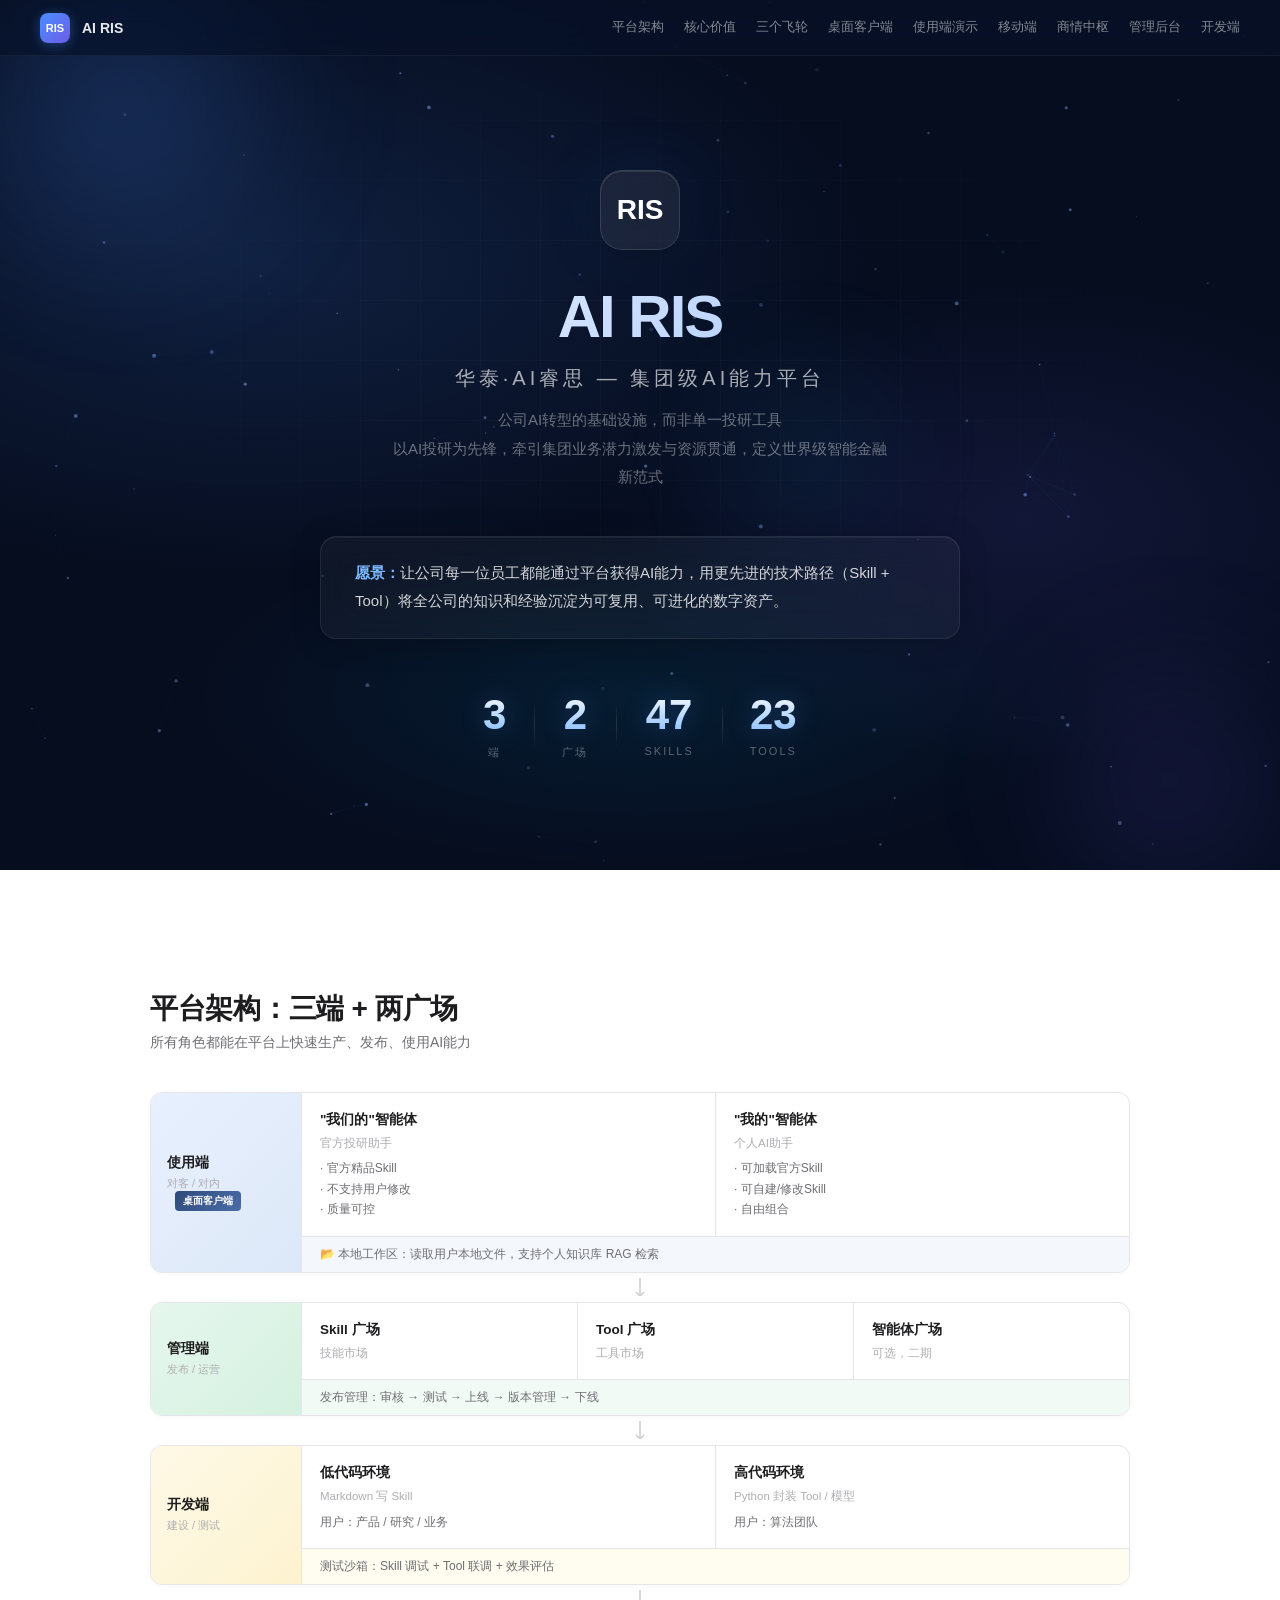
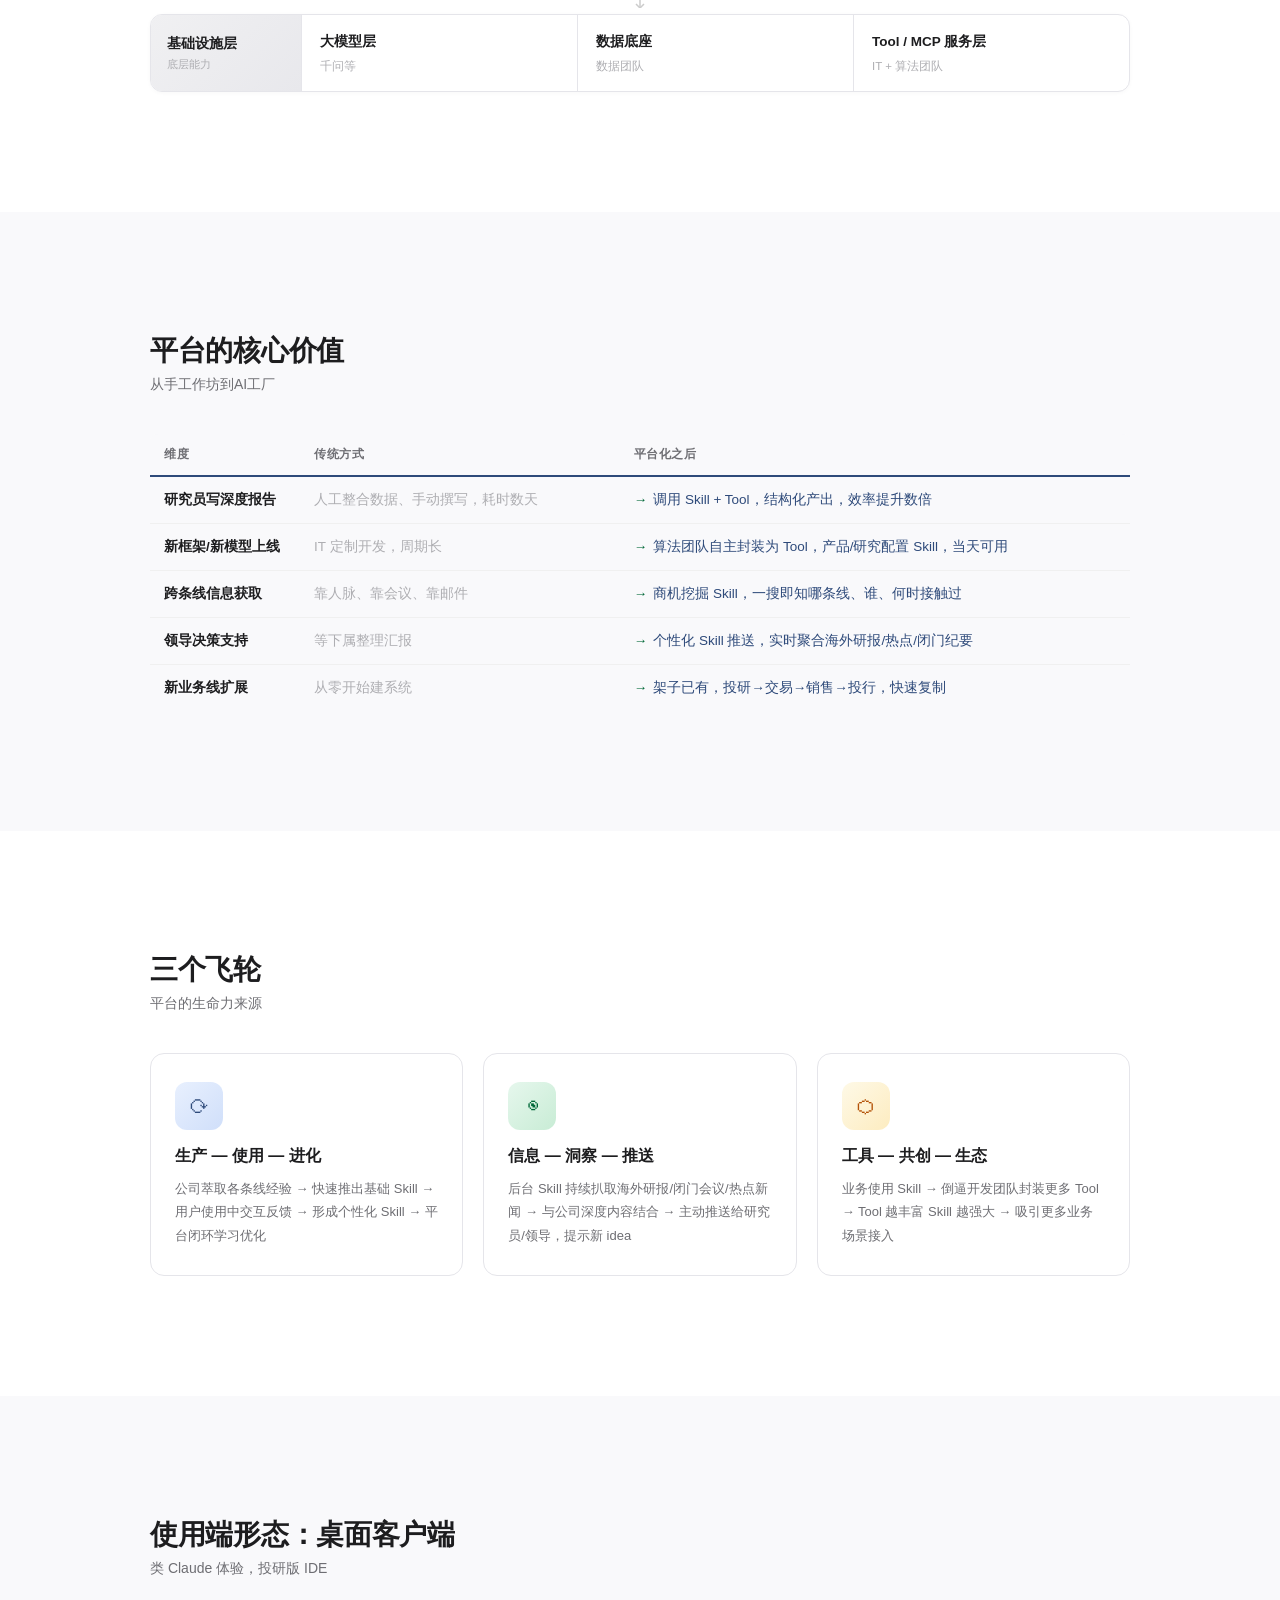
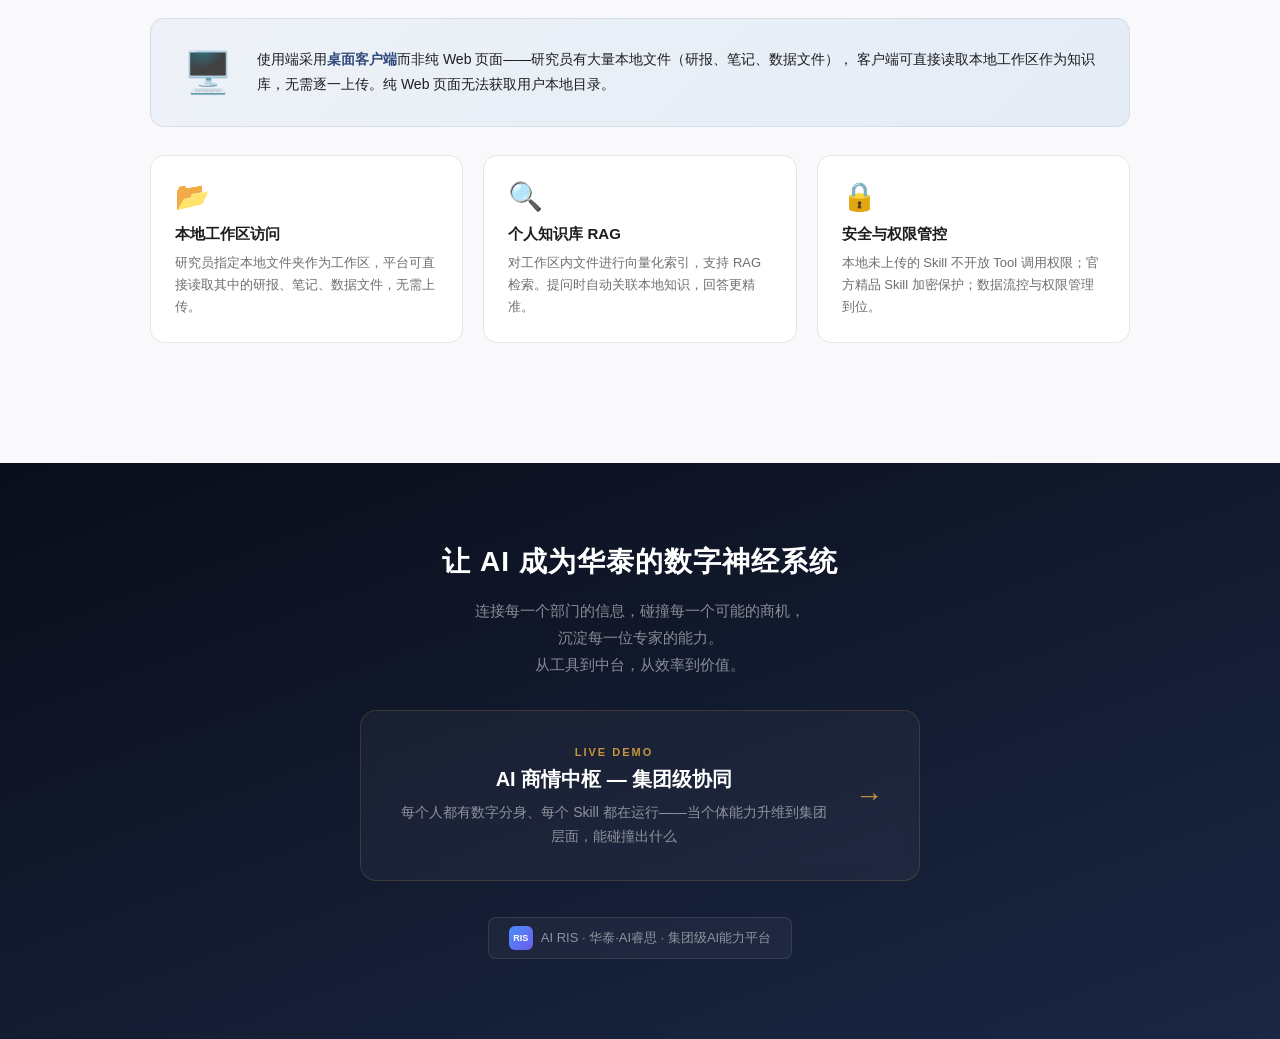
<file: overview.html>
﻿<!DOCTYPE html>
<html lang="zh-CN">

<head>
  <meta charset="UTF-8">
  <meta name="viewport" content="width=device-width, initial-scale=1.0">
  <title>AI RIS - 平台全景</title>
  <style>
    :root {
      --bg: #ffffff;
      --bg2: #f9f9fb;
      --border: #e5e5ea;
      --text: #1d1d1f;
      --text2: #6e6e73;
      --text3: #aeaeb2;
      --accent: #2e4a7a;
      --accent-light: #eef2f8;
      --green: #006838;
      --orange: #b45309;
    }

    * {
      margin: 0;
      padding: 0;
      box-sizing: border-box;
    }

    body {
      font-family: -apple-system, BlinkMacSystemFont, 'PingFang SC', 'Microsoft YaHei', sans-serif;
      background: var(--bg);
      color: var(--text);
      font-size: 14px;
      -webkit-font-smoothing: antialiased;
    }

    /* Nav */
    .nav {
      position: fixed;
      top: 0;
      left: 0;
      right: 0;
      z-index: 100;
      height: 56px;
      display: flex;
      align-items: center;
      gap: 12px;
      padding: 0 40px;
      background: rgba(8, 18, 38, 0.65);
      backdrop-filter: blur(24px) saturate(1.4);
      -webkit-backdrop-filter: blur(24px) saturate(1.4);
      border-bottom: 1px solid rgba(255, 255, 255, 0.06);
    }

    .nav-logo {
      width: 30px;
      height: 30px;
      background: linear-gradient(135deg, #4a8eff, #6c5ce7);
      border-radius: 8px;
      display: flex;
      align-items: center;
      justify-content: center;
      font-size: 11px;
      font-weight: 700;
      color: white;
      flex-shrink: 0;
      box-shadow: 0 2px 12px rgba(74, 142, 255, 0.35);
    }

    .nav-title {
      font-size: 14px;
      font-weight: 600;
      color: rgba(255, 255, 255, 0.9);
    }

    .nav-links {
      margin-left: auto;
      display: flex;
      gap: 20px;
    }

    .nav-links a {
      font-size: 12.5px;
      color: rgba(255, 255, 255, 0.5);
      text-decoration: none;
      transition: color .2s, text-shadow .2s;
    }

    .nav-links a:hover {
      color: rgba(255, 255, 255, 0.95);
      text-shadow: 0 0 12px rgba(74, 142, 255, 0.4);
    }

    /* Sections */
    section {
      padding: 120px 0;
      scroll-margin-top: 70px;
    }

    .container {
      max-width: 1060px;
      margin: 0 auto;
      padding: 0 40px;
    }

    .sec-alt {
      background: var(--bg2);
    }

    .sec-title {
      font-size: 28px;
      font-weight: 700;
      margin-bottom: 6px;
      color: var(--text);
      letter-spacing: -0.3px;
    }

    .sec-sub {
      font-size: 14px;
      color: var(--text2);
      margin-bottom: 40px;
    }

    /* Fade-in */
    .fade {
      opacity: 0;
      transform: translateY(24px);
      transition: opacity .6s cubic-bezier(.25, .46, .45, .94), transform .6s cubic-bezier(.25, .46, .45, .94);
    }

    .fade.show {
      opacity: 1;
      transform: translateY(0);
    }

    .fade-d1 {
      transition-delay: .1s;
    }

    .fade-d2 {
      transition-delay: .2s;
    }

    .fade-d3 {
      transition-delay: .3s;
    }

    /* ============ HERO ============ */
    .hero {
      position: relative;
      text-align: center;
      padding: 170px 0 110px;
      background: #060d1f;
      overflow: hidden;
    }

    /* Particle canvas */
    #heroCanvas {
      position: absolute;
      inset: 0;
      width: 100%;
      height: 100%;
      z-index: 0;
    }

    /* Aurora gradient overlay */
    .hero-aurora {
      position: absolute;
      inset: 0;
      z-index: 0;
      background:
        radial-gradient(ellipse 80% 60% at 20% 30%, rgba(74, 142, 255, 0.15) 0%, transparent 60%),
        radial-gradient(ellipse 60% 50% at 80% 60%, rgba(108, 92, 231, 0.12) 0%, transparent 55%),
        radial-gradient(ellipse 70% 40% at 50% 80%, rgba(0, 210, 255, 0.08) 0%, transparent 50%);
      animation: auroraPulse 8s ease-in-out infinite alternate;
    }

    @keyframes auroraPulse {
      0% {
        opacity: 0.6;
        transform: scale(1) rotate(0deg);
      }

      100% {
        opacity: 1;
        transform: scale(1.05) rotate(1deg);
      }
    }

    /* Floating orbs */
    .hero-orb {
      position: absolute;
      border-radius: 50%;
      pointer-events: none;
      z-index: 0;
      filter: blur(60px);
    }

    .hero-orb--1 {
      width: 400px;
      height: 400px;
      top: -100px;
      left: -80px;
      background: radial-gradient(circle, rgba(74, 142, 255, 0.25), transparent 70%);
      animation: orbFloat1 12s ease-in-out infinite alternate;
    }

    .hero-orb--2 {
      width: 300px;
      height: 300px;
      bottom: -60px;
      right: -40px;
      background: radial-gradient(circle, rgba(108, 92, 231, 0.2), transparent 70%);
      animation: orbFloat2 10s ease-in-out infinite alternate;
    }

    .hero-orb--3 {
      width: 200px;
      height: 200px;
      top: 40%;
      left: 55%;
      background: radial-gradient(circle, rgba(0, 210, 255, 0.12), transparent 70%);
      animation: orbFloat3 14s ease-in-out infinite alternate;
    }

    @keyframes orbFloat1 {
      0% {
        transform: translate(0, 0)
      }

      100% {
        transform: translate(40px, 30px)
      }
    }

    @keyframes orbFloat2 {
      0% {
        transform: translate(0, 0)
      }

      100% {
        transform: translate(-30px, -40px)
      }
    }

    @keyframes orbFloat3 {
      0% {
        transform: translate(0, 0)
      }

      100% {
        transform: translate(-20px, 25px)
      }
    }

    /* Grid overlay */
    .hero::before {
      content: '';
      position: absolute;
      inset: 0;
      z-index: 0;
      background-image:
        linear-gradient(rgba(255, 255, 255, 0.025) 1px, transparent 1px),
        linear-gradient(90deg, rgba(255, 255, 255, 0.025) 1px, transparent 1px);
      background-size: 60px 60px;
      mask-image: radial-gradient(ellipse 70% 60% at 50% 40%, black 20%, transparent 70%);
      -webkit-mask-image: radial-gradient(ellipse 70% 60% at 50% 40%, black 20%, transparent 70%);
      animation: gridMove 25s linear infinite;
    }

    @keyframes gridMove {
      from {
        transform: translateY(0)
      }

      to {
        transform: translateY(60px)
      }
    }

    .hero-inner {
      position: relative;
      z-index: 1;
    }

    .hero-logo {
      width: 80px;
      height: 80px;
      border-radius: 22px;
      background: rgba(255, 255, 255, 0.07);
      backdrop-filter: blur(16px);
      -webkit-backdrop-filter: blur(16px);
      border: 1px solid rgba(255, 255, 255, 0.12);
      display: inline-flex;
      align-items: center;
      justify-content: center;
      font-size: 28px;
      font-weight: 700;
      color: white;
      margin-bottom: 32px;
      box-shadow: 0 8px 32px rgba(0, 0, 0, 0.4), 0 0 60px rgba(74, 142, 255, 0.15), inset 0 1px 0 rgba(255, 255, 255, 0.1);
      animation: logoPulse 4s ease-in-out infinite;
    }

    @keyframes logoPulse {

      0%,
      100% {
        box-shadow: 0 8px 32px rgba(0, 0, 0, 0.4), 0 0 60px rgba(74, 142, 255, 0.15), inset 0 1px 0 rgba(255, 255, 255, 0.1);
      }

      50% {
        box-shadow: 0 8px 32px rgba(0, 0, 0, 0.4), 0 0 80px rgba(74, 142, 255, 0.3), inset 0 1px 0 rgba(255, 255, 255, 0.15);
      }
    }

    .hero h1 {
      font-size: 60px;
      font-weight: 800;
      letter-spacing: -2px;
      color: white;
      margin-bottom: 14px;
      background: linear-gradient(135deg, #ffffff 0%, #a8c8ff 40%, #6c5ce7 100%);
      background-size: 200% 200%;
      -webkit-background-clip: text;
      -webkit-text-fill-color: transparent;
      background-clip: text;
      animation: titleShimmer 6s ease-in-out infinite;
    }

    @keyframes titleShimmer {

      0%,
      100% {
        background-position: 0% 50%;
      }

      50% {
        background-position: 100% 50%;
      }
    }

    .hero .tagline {
      font-size: 20px;
      color: rgba(255, 255, 255, 0.65);
      margin-bottom: 14px;
      font-weight: 400;
      letter-spacing: 4px;
    }

    .hero .subtitle {
      font-size: 15px;
      color: rgba(255, 255, 255, 0.4);
      max-width: 520px;
      margin: 0 auto 44px;
      line-height: 1.9;
    }

    .hero-vision {
      display: inline-block;
      max-width: 640px;
      padding: 22px 34px;
      border-radius: 16px;
      background: rgba(255, 255, 255, 0.04);
      backdrop-filter: blur(16px);
      -webkit-backdrop-filter: blur(16px);
      border: 1px solid rgba(255, 255, 255, 0.08);
      font-size: 15px;
      color: rgba(255, 255, 255, 0.82);
      line-height: 1.9;
      text-align: left;
      box-shadow: 0 4px 30px rgba(0, 0, 0, 0.2), inset 0 1px 0 rgba(255, 255, 255, 0.06);
      transition: border-color .3s, box-shadow .3s;
    }

    .hero-vision:hover {
      border-color: rgba(74, 142, 255, 0.25);
      box-shadow: 0 4px 30px rgba(0, 0, 0, 0.2), 0 0 40px rgba(74, 142, 255, 0.08), inset 0 1px 0 rgba(255, 255, 255, 0.08);
    }

    .hero-vision strong {
      color: #7cb8ff;
    }

    /* Floating stats */
    .hero-stats {
      display: flex;
      justify-content: center;
      gap: 56px;
      margin-top: 52px;
    }

    .hero-stat {
      text-align: center;
    }

    .hero-stat .hs-num {
      font-size: 42px;
      font-weight: 700;
      font-variant-numeric: tabular-nums;
      background: linear-gradient(180deg, #ffffff, #7cb8ff);
      -webkit-background-clip: text;
      -webkit-text-fill-color: transparent;
      background-clip: text;
      filter: drop-shadow(0 0 12px rgba(74, 142, 255, 0.3));
    }

    .hero-stat .hs-label {
      font-size: 11px;
      color: rgba(255, 255, 255, 0.35);
      margin-top: 6px;
      letter-spacing: 2px;
      text-transform: uppercase;
    }

    /* Divider between stats */
    .hero-stat+.hero-stat {
      position: relative;
    }

    .hero-stat+.hero-stat::before {
      content: '';
      position: absolute;
      left: -28px;
      top: 15%;
      height: 70%;
      width: 1px;
      background: linear-gradient(180deg, transparent, rgba(255, 255, 255, 0.12), transparent);
    }

    /* ============ ARCHITECTURE ============ */
    .arch {
      display: flex;
      flex-direction: column;
      gap: 0;
      position: relative;
    }

    .arch-layer {
      display: flex;
      gap: 0;
      border: 1px solid var(--border);
      border-radius: 12px;
      overflow: hidden;
      margin-bottom: -1px;
      position: relative;
      box-shadow: 0 1px 4px rgba(0, 0, 0, 0.03);
      transition: box-shadow .2s;
    }

    .arch-layer:hover {
      box-shadow: 0 4px 20px rgba(0, 0, 0, 0.06);
    }

    .arch-layer:last-child {
      margin-bottom: 0;
    }

    .arch-label {
      width: 150px;
      flex-shrink: 0;
      padding: 18px 16px;
      font-size: 12px;
      font-weight: 600;
      display: flex;
      flex-direction: column;
      justify-content: center;
      gap: 4px;
    }

    .arch-label .al-title {
      font-size: 14px;
      color: var(--text);
      font-weight: 700;
    }

    .arch-label .al-sub {
      font-size: 11px;
      color: var(--text3);
      font-weight: 400;
    }

    .arch-body {
      flex: 1;
      display: flex;
      flex-direction: column;
      border-left: 1px solid var(--border);
    }

    .arch-boxes {
      display: flex;
      flex: 1;
    }

    .arch-box {
      flex: 1;
      padding: 16px 18px;
      border-right: 1px solid var(--border);
      font-size: 12.5px;
      line-height: 1.6;
    }

    .arch-box:last-child {
      border-right: none;
    }

    .arch-box .ab-name {
      font-weight: 700;
      font-size: 13.5px;
      margin-bottom: 4px;
      color: var(--text);
    }

    .arch-box .ab-sub {
      color: var(--text3);
      font-size: 11.5px;
    }

    .arch-box .ab-list {
      color: var(--text2);
      font-size: 12px;
      margin-top: 6px;
      line-height: 1.7;
    }

    .arch-strip {
      padding: 9px 18px;
      border-top: 1px solid var(--border);
      font-size: 12px;
      color: var(--text2);
    }

    .arch-badge {
      display: inline-block;
      font-size: 10px;
      padding: 3px 8px;
      border-radius: 4px;
      background: linear-gradient(135deg, var(--accent), #4a6da8);
      color: white;
      font-weight: 600;
      margin-left: 8px;
      vertical-align: middle;
    }

    .layer-use .arch-label {
      background: linear-gradient(135deg, #e8f0fe, #dce8f8);
    }

    .layer-use .arch-strip {
      background: #f4f7fc;
    }

    .layer-mgmt .arch-label {
      background: linear-gradient(135deg, #e6f7ed, #d4f0e0);
    }

    .layer-mgmt .arch-strip {
      background: #f2faf5;
    }

    .layer-dev .arch-label {
      background: linear-gradient(135deg, #fef9e7, #fdf3d0);
    }

    .layer-dev .arch-strip {
      background: #fffcf0;
    }

    .layer-infra .arch-label {
      background: linear-gradient(135deg, #f0f0f2, #e8e8ec);
    }

    /* Connector */
    .arch-connector {
      display: flex;
      justify-content: center;
      padding: 6px 0;
      position: relative;
      z-index: 1;
    }

    /* ============ VALUE TABLE ============ */
    .val-table {
      width: 100%;
      border-collapse: separate;
      border-spacing: 0;
      font-size: 13.5px;
    }

    .val-table th {
      padding: 12px 14px;
      text-align: left;
      font-weight: 600;
      font-size: 12px;
      color: var(--text2);
      letter-spacing: 0.5px;
      text-transform: uppercase;
      border-bottom: 2px solid var(--accent);
      background: var(--bg2);
    }

    .val-table th:first-child {
      border-radius: 8px 0 0 0;
    }

    .val-table th:last-child {
      border-radius: 0 8px 0 0;
    }

    .val-table td {
      padding: 14px 14px;
      border-bottom: 1px solid #f0f0f0;
      color: #444;
      vertical-align: top;
    }

    .val-table tr:last-child td {
      border-bottom: none;
    }

    .val-table tr:hover td {
      background: #fafbff;
    }

    .val-table td:first-child {
      width: 150px;
      font-weight: 600;
      color: var(--text);
    }

    .val-table .old {
      color: var(--text3);
      position: relative;
    }

    .val-table .new {
      color: var(--accent);
      font-weight: 500;
    }

    .val-table .new::before {
      content: '→';
      display: inline-block;
      margin-right: 6px;
      color: var(--green);
      font-weight: 700;
    }

    /* ============ FLYWHEEL ============ */
    .fw-cards {
      display: flex;
      gap: 20px;
    }

    .fw-card {
      flex: 1;
      padding: 28px 24px;
      border: 1px solid var(--border);
      border-radius: 14px;
      background: white;
      transition: all .25s;
      position: relative;
      overflow: hidden;
    }

    .fw-card::before {
      content: '';
      position: absolute;
      top: 0;
      left: 0;
      right: 0;
      height: 3px;
      opacity: 0;
      transition: opacity .25s;
    }

    .fw-card:nth-child(1)::before {
      background: linear-gradient(90deg, var(--accent), #6a9bd8);
    }

    .fw-card:nth-child(2)::before {
      background: linear-gradient(90deg, var(--green), #4db878);
    }

    .fw-card:nth-child(3)::before {
      background: linear-gradient(90deg, var(--orange), #e8a030);
    }

    .fw-card:hover {
      transform: translateY(-4px);
      box-shadow: 0 12px 32px rgba(0, 0, 0, 0.08);
    }

    .fw-card:hover::before {
      opacity: 1;
    }

    .fw-icon {
      width: 48px;
      height: 48px;
      border-radius: 12px;
      display: flex;
      align-items: center;
      justify-content: center;
      margin-bottom: 16px;
      font-size: 22px;
    }

    .fw-card:nth-child(1) .fw-icon {
      background: linear-gradient(135deg, #e8f0fe, #d0dffa);
      color: var(--accent);
    }

    .fw-card:nth-child(2) .fw-icon {
      background: linear-gradient(135deg, #e6f7ed, #c8ecd5);
      color: var(--green);
    }

    .fw-card:nth-child(3) .fw-icon {
      background: linear-gradient(135deg, #fef9e7, #fdecc0);
      color: var(--orange);
    }

    .fw-title {
      font-size: 16px;
      font-weight: 700;
      margin-bottom: 10px;
    }

    .fw-desc {
      font-size: 13px;
      color: var(--text2);
      line-height: 1.8;
    }

    /* ============ CLIENT ============ */
    .client-banner {
      display: flex;
      align-items: center;
      gap: 24px;
      padding: 28px 32px;
      background: linear-gradient(135deg, #eef2f8, #e4ecf6);
      border-radius: 14px;
      margin-bottom: 28px;
      border: 1px solid rgba(46, 74, 122, 0.1);
    }

    .client-banner .cb-icon {
      font-size: 40px;
      flex-shrink: 0;
    }

    .client-banner .cb-text {
      font-size: 14px;
      color: var(--text);
      line-height: 1.8;
    }

    .client-banner .cb-text strong {
      color: var(--accent);
    }

    .cl-cards {
      display: flex;
      gap: 20px;
    }

    .cl-card {
      flex: 1;
      padding: 24px;
      border: 1px solid var(--border);
      border-radius: 14px;
      background: white;
      transition: all .25s;
    }

    .cl-card:hover {
      transform: translateY(-3px);
      box-shadow: 0 8px 24px rgba(0, 0, 0, 0.06);
    }

    .cl-card .cl-icon {
      font-size: 28px;
      margin-bottom: 12px;
    }

    .cl-card .cl-title {
      font-size: 15px;
      font-weight: 700;
      margin-bottom: 8px;
    }

    .cl-card .cl-desc {
      font-size: 13px;
      color: var(--text2);
      line-height: 1.7;
    }

    /* ============ FOOTER ============ */
    .footer {
      text-align: center;
      padding: 48px 0 64px;
      font-size: 12px;
      color: var(--text3);
      background: var(--bg2);
      border-top: 1px solid var(--border);
    }

    /* count pulse removed — replaced by gradient glow in hero styles */

    /* ============ SIGNAL CTA ============ */
    .signal-section {
      background: linear-gradient(160deg, #0d1117 0%, #161b22 50%, #1a2332 100%);
    }
    .signal-cta {
      display: flex; align-items: center; justify-content: space-between;
      padding: 32px 36px; border-radius: 16px;
      background: rgba(255,255,255,0.04);
      border: 1px solid rgba(201,148,62,0.2);
      backdrop-filter: blur(8px);
      transition: all .3s ease; cursor: pointer;
    }
    .signal-cta:hover {
      background: rgba(201,148,62,0.08);
      border-color: rgba(201,148,62,0.4);
      transform: translateY(-2px);
      box-shadow: 0 8px 32px rgba(201,148,62,0.12);
    }
    .signal-cta-badge {
      display: inline-block; font-size: 11px; color: #c9943e;
      font-weight: 600; letter-spacing: 2px; margin-bottom: 8px;
    }
    .signal-cta-title {
      font-size: 20px; font-weight: 700; color: white; margin-bottom: 8px;
    }
    .signal-cta-desc {
      font-size: 14px; color: rgba(255,255,255,0.5); line-height: 1.7;
    }
    .signal-cta-arrow {
      font-size: 28px; color: #c9943e; flex-shrink: 0; margin-left: 24px;
      transition: transform .3s;
    }
    .signal-cta:hover .signal-cta-arrow { transform: translateX(6px); }
    /* ============ VISION FOOTER ============ */
    .vision-footer {
      background: linear-gradient(160deg, #0a0e1a 0%, #1a2744 100%);
      padding: 80px 60px; text-align: center;
    }
    .vision-footer h2 { font-size: 28px; font-weight: 700; color: white; margin-bottom: 16px; letter-spacing: 1px; }
    .vision-footer p { font-size: 15px; color: rgba(255,255,255,0.5); line-height: 1.8; max-width: 600px; margin: 0 auto; }
    .vision-footer-logo {
      margin-top: 36px; display: inline-flex; align-items: center; gap: 8px;
      padding: 8px 20px; border-radius: 8px;
      border: 1px solid rgba(255,255,255,0.1); background: rgba(255,255,255,0.04);
    }
    .vision-footer-logo-icon {
      width: 24px; height: 24px; border-radius: 6px;
      background: linear-gradient(135deg, #4a8eff, #6c5ce7);
      display: flex; align-items: center; justify-content: center;
      font-size: 9px; font-weight: 700; color: white;
    }
    .vision-footer-logo-text { font-size: 13px; color: rgba(255,255,255,0.5); }

  </style>
</head>

<body>

  <nav class="nav">
    <div class="nav-logo">RIS</div>
    <div class="nav-title">AI RIS</div>
    <div class="nav-links">
      <a href="#arch">平台架构</a>
      <a href="#value">核心价值</a>
      <a href="#flywheel">三个飞轮</a>
      <a href="#client">桌面客户端</a>
      <a href="index_v2.html">使用端演示</a>
      <a href="demo-Mobile.html">移动端</a>
      <a href="signal.html">商情中枢</a>
      <a href="admin.html">管理后台</a>
      <a href="dev.html">开发端</a>
    </div>
  </nav>

  <!-- ============ HERO ============ -->
  <section class="hero">
    <canvas id="heroCanvas"></canvas>
    <div class="hero-aurora"></div>
    <div class="hero-orb hero-orb--1"></div>
    <div class="hero-orb hero-orb--2"></div>
    <div class="hero-orb hero-orb--3"></div>
    <div class="hero-inner container fade">
      <div class="hero-logo">RIS</div>
      <h1>AI RIS</h1>
      <div class="tagline">华泰·AI睿思 — 集团级AI能力平台</div>
      <div class="subtitle">公司AI转型的基础设施，而非单一投研工具<br>以AI投研为先锋，牵引集团业务潜力激发与资源贯通，定义世界级智能金融<span style="white-space:nowrap">新范式</span></div>
      <div class="hero-vision">
        <strong>愿景：</strong>让公司每一位员工都能通过平台获得AI能力，用更先进的技术路径（Skill + Tool）将全公司的知识和经验沉淀为可复用、可进化的数字资产。
      </div>
      <div class="hero-stats">
        <div class="hero-stat">
          <div class="hs-num">3</div>
          <div class="hs-label">端</div>
        </div>
        <div class="hero-stat">
          <div class="hs-num">2</div>
          <div class="hs-label">广场</div>
        </div>
        <div class="hero-stat">
          <div class="hs-num">47</div>
          <div class="hs-label">SKILLS</div>
        </div>
        <div class="hero-stat">
          <div class="hs-num">23</div>
          <div class="hs-label">TOOLS</div>
        </div>
      </div>
    </div>
  </section>

  <!-- ============ ARCHITECTURE ============ -->
  <section id="arch">
    <div class="container">
      <div class="sec-title fade">平台架构：三端 + 两广场</div>
      <div class="sec-sub fade">所有角色都能在平台上快速生产、发布、使用AI能力</div>

      <div class="arch fade fade-d1">
        <!-- 使用端 -->
        <div class="arch-layer layer-use">
          <div class="arch-label">
            <div class="al-title">使用端</div>
            <div class="al-sub">对客 / 对内<span class="arch-badge">桌面客户端</span></div>
          </div>
          <div class="arch-body">
            <div class="arch-boxes">
              <div class="arch-box">
                <div class="ab-name">"我们的"智能体</div>
                <div class="ab-sub">官方投研助手</div>
                <div class="ab-list">· 官方精品Skill<br>· 不支持用户修改<br>· 质量可控</div>
              </div>
              <div class="arch-box">
                <div class="ab-name">"我的"智能体</div>
                <div class="ab-sub">个人AI助手</div>
                <div class="ab-list">· 可加载官方Skill<br>· 可自建/修改Skill<br>· 自由组合</div>
              </div>
            </div>
            <div class="arch-strip">📂 本地工作区：读取用户本地文件，支持个人知识库 RAG 检索</div>
          </div>
        </div>

        <div class="arch-connector"><svg width="20" height="18">
            <polyline points="10,0 10,18" stroke="#ccc" stroke-width="1.5" fill="none" />
            <polyline points="6,14 10,18 14,14" stroke="#ccc" stroke-width="1.5" fill="none" />
          </svg></div>

        <!-- 管理端 -->
        <div class="arch-layer layer-mgmt">
          <div class="arch-label">
            <div class="al-title">管理端</div>
            <div class="al-sub">发布 / 运营</div>
          </div>
          <div class="arch-body">
            <div class="arch-boxes">
              <div class="arch-box">
                <div class="ab-name">Skill 广场</div>
                <div class="ab-sub">技能市场</div>
              </div>
              <div class="arch-box">
                <div class="ab-name">Tool 广场</div>
                <div class="ab-sub">工具市场</div>
              </div>
              <div class="arch-box">
                <div class="ab-name">智能体广场</div>
                <div class="ab-sub" style="color:var(--text3)">可选，二期</div>
              </div>
            </div>
            <div class="arch-strip">发布管理：审核 → 测试 → 上线 → 版本管理 → 下线</div>
          </div>
        </div>

        <div class="arch-connector"><svg width="20" height="18">
            <polyline points="10,0 10,18" stroke="#ccc" stroke-width="1.5" fill="none" />
            <polyline points="6,14 10,18 14,14" stroke="#ccc" stroke-width="1.5" fill="none" />
          </svg></div>

        <!-- 开发端 -->
        <div class="arch-layer layer-dev">
          <div class="arch-label">
            <div class="al-title">开发端</div>
            <div class="al-sub">建设 / 测试</div>
          </div>
          <div class="arch-body">
            <div class="arch-boxes">
              <div class="arch-box">
                <div class="ab-name">低代码环境</div>
                <div class="ab-sub">Markdown 写 Skill</div>
                <div class="ab-list">用户：产品 / 研究 / 业务</div>
              </div>
              <div class="arch-box">
                <div class="ab-name">高代码环境</div>
                <div class="ab-sub">Python 封装 Tool / 模型</div>
                <div class="ab-list">用户：算法团队</div>
              </div>
            </div>
            <div class="arch-strip">测试沙箱：Skill 调试 + Tool 联调 + 效果评估</div>
          </div>
        </div>

        <div class="arch-connector"><svg width="20" height="18">
            <polyline points="10,0 10,18" stroke="#ccc" stroke-width="1.5" fill="none" />
            <polyline points="6,14 10,18 14,14" stroke="#ccc" stroke-width="1.5" fill="none" />
          </svg></div>

        <!-- 基础设施 -->
        <div class="arch-layer layer-infra">
          <div class="arch-label">
            <div class="al-title">基础设施层</div>
            <div class="al-sub">底层能力</div>
          </div>
          <div class="arch-body">
            <div class="arch-boxes">
              <div class="arch-box">
                <div class="ab-name">大模型层</div>
                <div class="ab-sub">千问等</div>
              </div>
              <div class="arch-box">
                <div class="ab-name">数据底座</div>
                <div class="ab-sub">数据团队</div>
              </div>
              <div class="arch-box">
                <div class="ab-name">Tool / MCP 服务层</div>
                <div class="ab-sub">IT + 算法团队</div>
              </div>
            </div>
          </div>
        </div>
      </div>
    </div>
  </section>

  <!-- ============ CORE VALUE ============ -->
  <section class="sec-alt" id="value">
    <div class="container">
      <div class="sec-title fade">平台的核心价值</div>
      <div class="sec-sub fade">从手工作坊到AI工厂</div>
      <div class="fade fade-d1">
        <table class="val-table">
          <tr>
            <th>维度</th>
            <th>传统方式</th>
            <th>平台化之后</th>
          </tr>
          <tr>
            <td>研究员写深度报告</td>
            <td class="old">人工整合数据、手动撰写，耗时数天</td>
            <td class="new">调用 Skill + Tool，结构化产出，效率提升数倍</td>
          </tr>
          <tr>
            <td>新框架/新模型上线</td>
            <td class="old">IT 定制开发，周期长</td>
            <td class="new">算法团队自主封装为 Tool，产品/研究配置 Skill，当天可用</td>
          </tr>
          <tr>
            <td>跨条线信息获取</td>
            <td class="old">靠人脉、靠会议、靠邮件</td>
            <td class="new">商机挖掘 Skill，一搜即知哪条线、谁、何时接触过</td>
          </tr>
          <tr>
            <td>领导决策支持</td>
            <td class="old">等下属整理汇报</td>
            <td class="new">个性化 Skill 推送，实时聚合海外研报/热点/闭门纪要</td>
          </tr>
          <tr>
            <td>新业务线扩展</td>
            <td class="old">从零开始建系统</td>
            <td class="new">架子已有，投研→交易→销售→投行，快速复制</td>
          </tr>
        </table>
      </div>
    </div>
  </section>

  <!-- ============ FLYWHEELS ============ -->
  <section id="flywheel">
    <div class="container">
      <div class="sec-title fade">三个飞轮</div>
      <div class="sec-sub fade">平台的生命力来源</div>
      <div class="fw-cards">
        <div class="fw-card fade fade-d1">
          <div class="fw-icon">⟳</div>
          <div class="fw-title">生产 — 使用 — 进化</div>
          <div class="fw-desc">公司萃取各条线经验 → 快速推出基础 Skill → 用户使用中交互反馈 → 形成个性化 Skill → 平台闭环学习优化</div>
        </div>
        <div class="fw-card fade fade-d2">
          <div class="fw-icon">◉</div>
          <div class="fw-title">信息 — 洞察 — 推送</div>
          <div class="fw-desc">后台 Skill 持续扒取海外研报/闭门会议/热点新闻 → 与公司深度内容结合 → 主动推送给研究员/领导，提示新 idea</div>
        </div>
        <div class="fw-card fade fade-d3">
          <div class="fw-icon">⬡</div>
          <div class="fw-title">工具 — 共创 — 生态</div>
          <div class="fw-desc">业务使用 Skill → 倒逼开发团队封装更多 Tool → Tool 越丰富 Skill 越强大 → 吸引更多业务场景接入</div>
        </div>
      </div>
    </div>
  </section>



  <section class="sec-alt" id="client">
    <div class="container">
      <div class="sec-title fade">使用端形态：桌面客户端</div>
      <div class="sec-sub fade">类 Claude 体验，投研版 IDE</div>

      <div class="client-banner fade fade-d1">
        <div class="cb-icon">🖥️</div>
        <div class="cb-text">
          使用端采用<strong>桌面客户端</strong>而非纯 Web 页面——研究员有大量本地文件（研报、笔记、数据文件），
          客户端可直接读取本地工作区作为知识库，无需逐一上传。纯 Web 页面无法获取用户本地目录。
        </div>
      </div>

      <div class="cl-cards">
        <div class="cl-card fade fade-d1">
          <div class="cl-icon">📂</div>
          <div class="cl-title">本地工作区访问</div>
          <div class="cl-desc">研究员指定本地文件夹作为工作区，平台可直接读取其中的研报、笔记、数据文件，无需上传。</div>
        </div>
        <div class="cl-card fade fade-d2">
          <div class="cl-icon">🔍</div>
          <div class="cl-title">个人知识库 RAG</div>
          <div class="cl-desc">对工作区内文件进行向量化索引，支持 RAG 检索。提问时自动关联本地知识，回答更精准。</div>
        </div>
        <div class="cl-card fade fade-d3">
          <div class="cl-icon">🔒</div>
          <div class="cl-title">安全与权限管控</div>
          <div class="cl-desc">本地未上传的 Skill 不开放 Tool 调用权限；官方精品 Skill 加密保护；数据流控与权限管理到位。</div>
        </div>
      </div>
    </div>
  </section>


  <!-- ============ VISION FOOTER ============ -->
  <section class="vision-footer">
    <h2>让 AI 成为华泰的数字神经系统</h2>
    <p>
      连接每一个部门的信息，碰撞每一个可能的商机，<br>
      沉淀每一位专家的能力。<br>
      从工具到中台，从效率到价值。
    </p>
    <a href="signal.html" class="signal-cta fade" style="text-decoration:none;max-width:560px;margin:32px auto 0;">
      <div class="signal-cta-left">
        <div class="signal-cta-badge">LIVE DEMO</div>
        <div class="signal-cta-title">AI 商情中枢 — 集团级协同</div>
        <div class="signal-cta-desc">每个人都有数字分身、每个 Skill 都在运行——当个体能力升维到集团层面，能碰撞出什么</div>
      </div>
      <div class="signal-cta-arrow">→</div>
    </a>
    <div class="vision-footer-logo">
      <div class="vision-footer-logo-icon">RIS</div>
      <span class="vision-footer-logo-text">AI RIS · 华泰·AI睿思 · 集团级AI能力平台</span>
    </div>
  </section>

  <script>
    // Scroll fade-in
    const obs = new IntersectionObserver((entries) => {
      entries.forEach(e => { if (e.isIntersecting) e.target.classList.add('show'); });
    }, { threshold: 0.12 });
    document.querySelectorAll('.fade').forEach(el => obs.observe(el));

    // Count-up animation for hero stats
    function animateCountUp() {
      document.querySelectorAll('.hero-stat .hs-num').forEach(el => {
        const target = parseInt(el.textContent, 10);
        const duration = 1600;
        const start = performance.now();
        el.textContent = '0';
        function tick(now) {
          const p = Math.min((now - start) / duration, 1);
          const ease = 1 - Math.pow(1 - p, 4);
          el.textContent = Math.round(ease * target);
          if (p < 1) requestAnimationFrame(tick);
        }
        requestAnimationFrame(tick);
      });
    }
    const heroObs = new IntersectionObserver((entries) => {
      entries.forEach(e => { if (e.isIntersecting) { animateCountUp(); heroObs.disconnect(); } });
    }, { threshold: 0.3 });
    const heroStats = document.querySelector('.hero-stats');
    if (heroStats) heroObs.observe(heroStats);

    // Particle canvas
    (function () {
      const c = document.getElementById('heroCanvas');
      if (!c) return;
      const ctx = c.getContext('2d');
      let w, h, particles = [];
      function resize() {
        const hero = c.parentElement;
        w = c.width = hero.offsetWidth;
        h = c.height = hero.offsetHeight;
      }
      function init() {
        resize();
        particles = [];
        const count = Math.floor(w * h / 12000);
        for (let i = 0; i < count; i++) {
          particles.push({
            x: Math.random() * w, y: Math.random() * h,
            vx: (Math.random() - 0.5) * 0.3, vy: (Math.random() - 0.5) * 0.3,
            r: Math.random() * 1.5 + 0.5,
            a: Math.random() * 0.4 + 0.1
          });
        }
      }
      function draw() {
        ctx.clearRect(0, 0, w, h);
        for (let i = 0; i < particles.length; i++) {
          const p = particles[i];
          p.x += p.vx; p.y += p.vy;
          if (p.x < 0) p.x = w; if (p.x > w) p.x = 0;
          if (p.y < 0) p.y = h; if (p.y > h) p.y = 0;
          ctx.beginPath();
          ctx.arc(p.x, p.y, p.r, 0, Math.PI * 2);
          ctx.fillStyle = 'rgba(140,180,255,' + p.a + ')';
          ctx.fill();
          // connect nearby
          for (let j = i + 1; j < particles.length; j++) {
            const q = particles[j];
            const dx = p.x - q.x, dy = p.y - q.y;
            const dist = dx * dx + dy * dy;
            if (dist < 14000) {
              ctx.beginPath();
              ctx.moveTo(p.x, p.y); ctx.lineTo(q.x, q.y);
              ctx.strokeStyle = 'rgba(100,160,255,' + (0.06 * (1 - dist / 14000)) + ')';
              ctx.lineWidth = 0.6;
              ctx.stroke();
            }
          }
        }
        requestAnimationFrame(draw);
      }
      init(); draw();
      window.addEventListener('resize', init);
    })();
  </script>
</body>

</html>
</file>
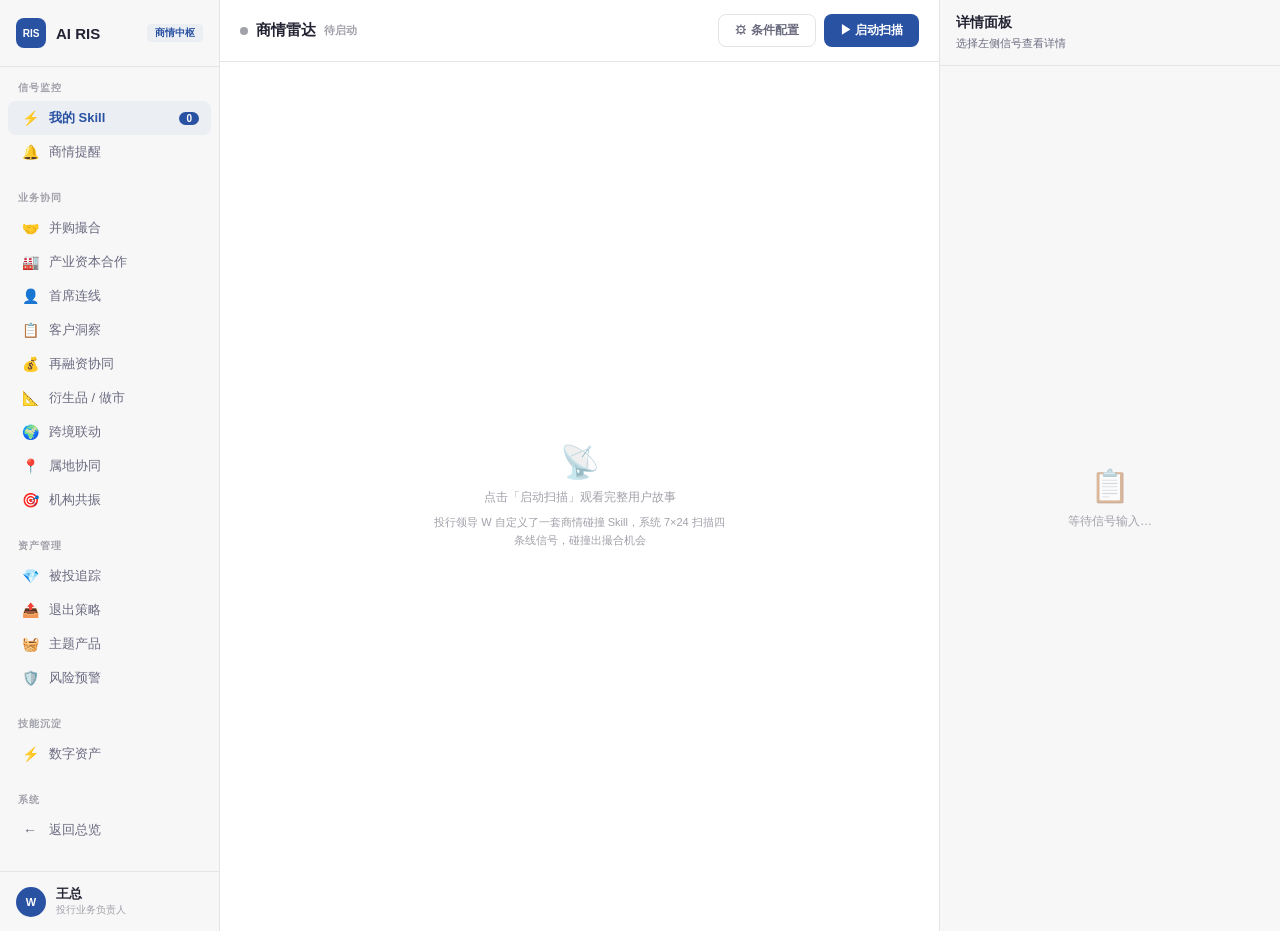
<file: signal.html>
<!DOCTYPE html>
<html lang="zh-CN">
<head>
<meta charset="UTF-8">
<meta name="viewport" content="width=device-width, initial-scale=1.0">
<title>AI 商情中枢 — AI RIS</title>
<style>
:root{--bg:#ffffff;--bg2:#f7f7f8;--bg3:#ebebed;--border:#e4e4e7;--text:#232333;--text2:#6b6b80;--text3:#a1a1aa;--blue:#2952a3;--blue-dim:rgba(41,82,163,0.06);--green:#12b76a;--red:#f04438;--purple:#7b61ff;--accent:#2952a3;--gold:#2952a3;--gold-dim:rgba(41,82,163,0.06);}
*{margin:0;padding:0;box-sizing:border-box;}
body{font-family:-apple-system,BlinkMacSystemFont,'PingFang SC','SF Pro Display','Microsoft YaHei',sans-serif;background:var(--bg);color:var(--text);height:100vh;overflow:hidden;font-size:13.5px;-webkit-font-smoothing:antialiased;}
.app{display:grid;grid-template-columns:220px 1fr 340px;height:100vh;}
/* Sidebar */
.sidebar{background:var(--bg2);border-right:1px solid var(--border);display:flex;flex-direction:column;}
.sidebar-header{padding:18px 16px;border-bottom:1px solid var(--border);}
.logo{display:flex;align-items:center;gap:10px;}
.logo-icon{width:30px;height:30px;background:var(--blue);border-radius:8px;display:flex;align-items:center;justify-content:center;font-size:10px;font-weight:700;color:white;}
.logo-text{font-size:15px;font-weight:700;color:var(--text);}
.logo-sub{font-size:10px;margin-left:auto;background:var(--blue-dim);color:var(--blue);padding:2px 8px;border-radius:4px;font-weight:600;}
.nav-items{flex:1;padding:8px;overflow-y:auto;}
.nav-group{margin-bottom:16px;}
.nav-group-label{font-size:10px;color:var(--text3);font-weight:600;letter-spacing:1px;padding:6px 10px;text-transform:uppercase;}
.nav-item{display:flex;align-items:center;gap:9px;padding:8px 12px;border-radius:8px;cursor:pointer;font-size:13px;color:var(--text2);transition:all .15s ease;}
.nav-item:hover{background:rgba(0,0,0,0.03);color:var(--text);}
.nav-item.active{background:var(--blue-dim);color:var(--blue);font-weight:600;}
.nav-item .ni-icon{width:20px;text-align:center;font-size:14px;}
.nav-item .ni-badge{margin-left:auto;font-size:10px;padding:1px 7px;border-radius:10px;background:var(--blue);color:white;font-weight:600;}
.sidebar-footer{padding:14px 16px;border-top:1px solid var(--border);display:flex;align-items:center;gap:10px;}
.user-avatar{width:30px;height:30px;border-radius:50%;background:var(--blue);display:flex;align-items:center;justify-content:center;font-size:11px;font-weight:600;color:white;}
.user-name{font-size:12.5px;color:var(--text);font-weight:600;}
.user-role{font-size:10px;color:var(--text3);}
/* Main */
.main{display:flex;flex-direction:column;overflow:hidden;border-right:1px solid var(--border);background:var(--bg);}
.main-header{padding:14px 20px;border-bottom:1px solid var(--border);display:flex;align-items:center;justify-content:space-between;}
.main-title{font-size:15px;font-weight:700;display:flex;align-items:center;gap:8px;}
.main-title .dot{width:8px;height:8px;border-radius:50%;background:var(--blue);animation:dotPulse 2s ease-in-out infinite;}
@keyframes dotPulse{0%,100%{box-shadow:0 0 0 0 rgba(11,92,255,0.3);}50%{box-shadow:0 0 0 4px rgba(11,92,255,0.08);}}
.main-title .dot.idle{background:var(--text3);animation:none;}
.main-status{font-size:11px;color:var(--text3);}
.main-actions{display:flex;gap:8px;}
.btn{padding:7px 16px;border-radius:8px;font-size:12px;cursor:pointer;font-family:inherit;font-weight:600;transition:all .15s ease;border:1px solid var(--border);background:white;color:var(--text2);}
.btn:hover{background:var(--bg2);color:var(--text);}
.btn.gold{border:none;background:var(--blue);color:white;}
.btn.gold:hover{background:#0050e0;}
.btn.purple{border:none;background:var(--purple);color:white;}
.btn.purple:hover{background:#6a4de6;}
.btn.green{border:none;background:var(--green);color:white;}
.btn.green:hover{background:#0fa35e;}
.signal-feed{flex:1;overflow-y:auto;padding:16px 20px;display:flex;flex-direction:column;gap:10px;}
/* Signal cards */
.sig-card{display:flex;align-items:flex-start;gap:12px;padding:14px 16px;border-radius:10px;background:var(--bg);border:1px solid var(--border);cursor:pointer;transition:all .2s ease;opacity:0;transform:translateY(12px);animation:sigIn .4s ease forwards;}
.sig-card:hover{border-color:rgba(11,92,255,0.25);background:rgba(11,92,255,0.02);}
.sig-card.active{border-color:var(--blue);background:rgba(11,92,255,0.03);}
@keyframes sigIn{to{opacity:1;transform:translateY(0);}}
.sig-icon{width:36px;height:36px;border-radius:10px;display:flex;align-items:center;justify-content:center;font-size:15px;flex-shrink:0;}
.sig-icon.sentiment{background:rgba(240,68,56,0.08);color:var(--red);}
.sig-icon.venture{background:rgba(123,97,255,0.08);color:var(--purple);}
.sig-icon.research{background:rgba(11,92,255,0.08);color:var(--blue);}
.sig-icon.client{background:rgba(18,183,106,0.08);color:var(--green);}
.sig-body{flex:1;min-width:0;}
.sig-source{font-size:10px;color:var(--text3);font-weight:500;letter-spacing:.3px;margin-bottom:3px;}
.sig-text{font-size:13px;color:var(--text);line-height:1.6;}
.sig-text b{color:var(--blue);font-weight:600;}
.sig-meta{font-size:10px;color:var(--text3);margin-top:4px;display:flex;gap:12px;}
.sig-conf{color:var(--green);font-weight:600;}
.conv-banner{margin:8px 0;padding:12px 16px;border-radius:10px;background:var(--blue-dim);border:1px solid rgba(11,92,255,0.15);display:flex;align-items:center;gap:10px;opacity:0;animation:sigIn .4s ease forwards;cursor:pointer;transition:all .15s;}
.conv-banner:hover{background:rgba(11,92,255,0.1);}
.conv-banner .cb-icon{font-size:18px;}
.conv-banner .cb-text{font-size:13px;color:var(--blue);font-weight:600;flex:1;}
.conv-banner .cb-tag{font-size:10px;padding:2px 8px;border-radius:4px;background:var(--blue);color:white;font-weight:600;}
/* Detail */
.detail{background:var(--bg2);display:flex;flex-direction:column;overflow:hidden;}
.detail-header{padding:14px 16px;border-bottom:1px solid var(--border);}
.detail-header h3{font-size:14px;font-weight:700;margin-bottom:4px;color:var(--text);}
.detail-header .dh-sub{font-size:11px;color:var(--text2);}
.detail-body{flex:1;overflow-y:auto;padding:16px;}
.deal-chain{display:flex;flex-direction:column;gap:0;margin-bottom:16px;}
.deal-node{padding:10px 12px;font-size:12.5px;color:var(--text);line-height:1.6;border-left:2px solid var(--blue);margin-left:8px;position:relative;}
.deal-node::before{content:'';position:absolute;left:-5px;top:14px;width:8px;height:8px;border-radius:50%;background:var(--blue);border:2px solid var(--bg2);}
.deal-node b{color:var(--blue);}
.deal-node .dn-role{font-size:10px;color:var(--blue);font-weight:600;letter-spacing:.5px;margin-bottom:2px;}
.deal-node .dn-text{color:var(--text2);}
.dt-section{font-size:11px;color:var(--text3);font-weight:600;letter-spacing:.5px;margin:16px 0 8px;padding-bottom:6px;border-bottom:1px solid var(--border);}
.dt-section:first-child{margin-top:0;}
.empty-state{display:flex;flex-direction:column;align-items:center;justify-content:center;height:100%;color:var(--text3);font-size:12px;gap:8px;}
.empty-state .es-icon{font-size:32px;opacity:.5;}
/* Chat for Story 2 */
.chat-area{flex:1;overflow-y:auto;padding:16px 20px;display:flex;flex-direction:column;gap:12px;}
.chat-msg{display:flex;gap:10px;max-width:88%;animation:sigIn .3s ease forwards;opacity:0;}
.chat-msg.user{align-self:flex-end;flex-direction:row-reverse;}
.chat-avatar{width:28px;height:28px;border-radius:8px;display:flex;align-items:center;justify-content:center;font-size:10px;font-weight:700;color:white;flex-shrink:0;}
.chat-avatar.ai{background:var(--purple);position:relative;}
.chat-avatar.ai::after{content:'AI';position:absolute;bottom:-3px;right:-3px;font-size:6px;background:var(--blue);color:white;padding:0px 2px;border-radius:2px;font-weight:700;}
.chat-avatar.human{background:var(--blue);}
.chat-bubble{padding:10px 14px;border-radius:12px;font-size:13px;line-height:1.7;}
.chat-msg.assistant .chat-bubble{background:var(--bg2);border:1px solid var(--border);border-top-left-radius:3px;}
.chat-msg.user .chat-bubble{background:var(--blue);color:white;border-top-right-radius:3px;}
.chat-bubble b{color:var(--blue);font-weight:600;}
.chat-msg.user .chat-bubble b{color:white;}
.chat-system{text-align:center;font-size:11px;color:var(--text3);padding:4px 0;opacity:0;animation:sigIn .3s ease forwards;}
.chat-system-card{margin:4px auto;padding:10px 16px;border-radius:10px;background:var(--blue-dim);border:1px solid rgba(11,92,255,0.15);font-size:12px;color:var(--blue);max-width:420px;text-align:left;line-height:1.6;opacity:0;animation:sigIn .4s ease forwards;cursor:pointer;transition:all .15s;}
.chat-system-card:hover{background:rgba(11,92,255,0.1);}
.chat-system-card b{font-weight:600;}
/* Config panel */
.config-panel{padding:16px;background:var(--bg);border-radius:10px;border:1px solid var(--border);margin-bottom:12px;}
.config-row{display:flex;align-items:center;gap:8px;padding:6px 0;font-size:12px;color:var(--text2);border-bottom:1px solid var(--border);}
.config-row:last-child{border-bottom:none;}
.config-label{color:var(--text3);width:80px;flex-shrink:0;font-size:11px;}
.config-val{color:var(--text);font-weight:500;}
.config-val b{color:var(--blue);}
/* Twin selector */
.twin-list{padding:8px 20px;border-bottom:1px solid var(--border);display:flex;gap:8px;overflow-x:auto;}
.twin-chip{display:flex;align-items:center;gap:6px;padding:6px 12px;border-radius:20px;border:1px solid var(--border);background:var(--bg);cursor:pointer;transition:all .15s;white-space:nowrap;font-size:12px;color:var(--text2);}
.twin-chip:hover{border-color:var(--purple);color:var(--text);}
.twin-chip.active{border-color:var(--purple);background:rgba(123,97,255,0.06);color:var(--purple);font-weight:600;}
.twin-chip-dot{width:6px;height:6px;border-radius:50%;background:var(--green);}
.twin-chip-dot.busy{background:var(--red);}
/* Scrollbar */
::-webkit-scrollbar{width:4px;}
::-webkit-scrollbar-track{background:transparent;}
::-webkit-scrollbar-thumb{background:#d4d4d8;border-radius:10px;}
@keyframes pulseGold{0%,100%{box-shadow:0 0 0 0 rgba(11,92,255,0.3);}50%{box-shadow:0 0 12px 2px rgba(11,92,255,0.15);}}
.nav-item.pulse{animation:pulseGold 1.5s ease-in-out 3;}
.typing{display:flex;gap:4px;padding:4px 0;align-items:center;}
.typing span{width:4px;height:4px;background:var(--blue);border-radius:50%;animation:blink 1.4s infinite;}
.typing span:nth-child(2){animation-delay:.2s;}
.typing span:nth-child(3){animation-delay:.4s;}
@keyframes blink{0%,60%,100%{transform:translateY(0);opacity:.3}30%{transform:translateY(-4px);opacity:1}}
</style>
<link rel="stylesheet" href="digital-asset.css">
</head>
<body>
<div class="app">
  <div class="sidebar">
    <div class="sidebar-header">
      <div class="logo">
        <div class="logo-icon">RIS</div>
        <span class="logo-text">AI RIS</span>
        <span class="logo-sub">商情中枢</span>
      </div>
    </div>
    <div class="nav-items">
      <div class="nav-group">
        <div class="nav-group-label">信号监控</div>
        <div class="nav-item active" id="navRadar" onclick="switchTab('radar')">
          <span class="ni-icon">⚡</span>我的 Skill
          <span class="ni-badge" id="sigCount">0</span>
        </div>
        <div class="nav-item" id="navAlert" onclick="switchTab('alert')">
          <span class="ni-icon">🔔</span>商情提醒
        </div>
      </div>
      <div class="nav-group">
        <div class="nav-group-label">业务协同</div>
        <div class="nav-item" id="navDeal" onclick="switchTab('deal')">
          <span class="ni-icon">🤝</span>并购撮合
        </div>
        <div class="nav-item" id="navCapital" onclick="switchTab('capital')">
          <span class="ni-icon">🏭</span>产业资本合作
        </div>
        <div class="nav-item" id="navTwin" onclick="switchTab('twin')">
          <span class="ni-icon">👤</span>首席连线
        </div>
        <div class="nav-item" id="navClient" onclick="switchTab('client')">
          <span class="ni-icon">📋</span>客户洞察
        </div>
        <div class="nav-item" id="navRefinance" onclick="switchTab('refinance')">
          <span class="ni-icon">💰</span>再融资协同
        </div>
        <div class="nav-item" id="navDeriv" onclick="switchTab('deriv')">
          <span class="ni-icon">📐</span>衍生品 / 做市
        </div>
        <div class="nav-item" id="navCross" onclick="switchTab('cross')">
          <span class="ni-icon">🌍</span>跨境联动
        </div>
        <div class="nav-item" id="navBranch" onclick="switchTab('branch')">
          <span class="ni-icon">📍</span>属地协同
        </div>
        <div class="nav-item" id="navRoadshow" onclick="switchTab('roadshow')">
          <span class="ni-icon">🎯</span>机构共振
        </div>
      </div>
      <div class="nav-group">
        <div class="nav-group-label">资产管理</div>
        <div class="nav-item" id="navPortfolio" onclick="switchTab('portfolio')">
          <span class="ni-icon">💎</span>被投追踪
        </div>
        <div class="nav-item" id="navExit" onclick="switchTab('exit')">
          <span class="ni-icon">📤</span>退出策略
        </div>
        <div class="nav-item" id="navProduct" onclick="switchTab('product')">
          <span class="ni-icon">🧺</span>主题产品
        </div>
        <div class="nav-item" id="navRisk" onclick="switchTab('risk')">
          <span class="ni-icon">🛡️</span>风险预警
        </div>
      </div>
      <div class="nav-group">
        <div class="nav-group-label">技能沉淀</div>
        <div class="nav-item" id="navSkill" onclick="switchTab('skill')">
          <span class="ni-icon">⚡</span>数字资产
        </div>
      </div>
      <div class="nav-group">
        <div class="nav-group-label">系统</div>
        <div class="nav-item" onclick="window.location.href='overview.html'">
          <span class="ni-icon">←</span>返回总览
        </div>
      </div>
    </div>
    <div class="sidebar-footer" id="sidebarFooter">
      <div class="user-avatar">W</div>
      <div>
        <div class="user-name">王总</div>
        <div class="user-role">投行业务负责人</div>
      </div>
    </div>
  </div>

  <div class="main" id="mainPanel">
    <div class="main-header" id="mainHeader">
      <div class="main-title">
        <span class="dot idle" id="radarDot"></span>
        <span id="mainTitleText">商情雷达</span>
        <span class="main-status" id="mainStatus">待启动</span>
      </div>
      <div class="main-actions" id="mainActions">
        <button class="btn" id="configBtn" onclick="toggleConfig()">⚙ 条件配置</button>
        <button class="btn gold" id="startBtn" onclick="runStory1()">▶ 启动扫描</button>
      </div>
    </div>
    <div class="signal-feed" id="mainContent">
      <div class="empty-state" id="emptyState">
        <div class="es-icon">📡</div>
        <div>点击「启动扫描」观看完整用户故事</div>
        <div style="font-size:11px;color:var(--text3);max-width:300px;text-align:center;line-height:1.6;">投行领导 W 自定义了一套商情碰撞 Skill，系统 7×24 扫描四条线信号，碰撞出撮合机会</div>
      </div>
    </div>
  </div>

  <div class="detail">
    <div class="detail-header">
      <h3 id="detailTitle">详情面板</h3>
      <div class="dh-sub" id="detailSub">选择左侧信号查看详情</div>
    </div>
    <div class="detail-body" id="detailBody">
      <div class="empty-state"><div class="es-icon">📋</div><div>等待信号输入…</div></div>
    </div>
  </div>
</div>

<script>
const mainContent = document.getElementById('mainContent');
const mainPanel = document.getElementById('mainPanel');
const detailBody = document.getElementById('detailBody');
const detailTitle = document.getElementById('detailTitle');
const detailSub = document.getElementById('detailSub');
let running = false;
let currentSkillRole = 'admin';
let currentSkillFocus = 'overview';

const signals = [
  {id:'sig1',icon:'sentiment',emoji:'📡',source:'AI 睿思 · 舆情监测',
   text:'海外 <b>具身智能</b> 赛道突然爆火，头部公司估值 24h 内暴涨 <b>340%</b>，社交媒体讨论量激增 12 倍',
   time:'09:12',conf:'95%',detail:'舆情热度指数从 12 → 847（72倍），Twitter/Reddit 讨论量 24h +1200%。Figure AI 估值 $2.6B→$11.5B。国内搜索指数同步上升。'},
  {id:'sig2',icon:'venture',emoji:'💎',source:'创新投资部 · 被投企业',
   text:'华泰创新 B 轮领投 <b>灵巧机器人</b>（具身智能赛道），当前估值已达投资时 <b>8.6 倍</b>',
   time:'09:15',conf:'内部',detail:'灵巧机器人 2023 年成立，华泰创新 B 轮投 3000 万，现估值 2.58 亿。核心团队来自清华、ETH Zurich。已有 3 家 Pre-IPO 基金接触。'},
  {id:'sig3',icon:'research',emoji:'🔬',source:'华泰行之 · 研究追踪',
   text:'机械首席 <b>陈明</b> 近 6 个月深度覆盖具身智能，与 <b>汇力智造（300XXX）董事长李总</b> 会面 4 次',
   time:'09:18',conf:'行为数据',detail:'陈明近 6 月发布具身智能相关研报 7 篇，路演 12 场。行之 APP 显示与汇力智造李总互动 4 次（2 次正式调研 + 2 次闭门交流），互动频率 Top 3。'},
  {id:'sig4',icon:'client',emoji:'📋',source:'客户动态 · 公开信息',
   text:'汇力智造 <b>李总</b> 近期 3 次公开提及 "<b>布局具身智能</b>"，公司股价异动 +15%',
   time:'09:21',conf:'公开',detail:'2026-03-01 业绩说明会："下半年重点布局具身智能"；2026-03-08 券商策略会：提及已与多家机器人公司接触；2026-03-12 公告披露设立智能制造子公司。'}
];

function switchTab(tab){
  document.querySelectorAll('.nav-item').forEach(n=>n.classList.remove('active'));
  running=false;
  const map={radar:'navRadar',alert:'navAlert',deal:'navDeal',capital:'navCapital',twin:'navTwin',client:'navClient',refinance:'navRefinance',deriv:'navDeriv',cross:'navCross',branch:'navBranch',roadshow:'navRoadshow',portfolio:'navPortfolio',exit:'navExit',product:'navProduct',risk:'navRisk',skill:'navSkill'};
  if(map[tab]) document.getElementById(map[tab]).classList.add('active');
  if(tab==='radar') showRadarView();
  else if(tab==='alert') showAlertView();
  else if(tab==='deal') showDealView();
  else if(tab==='capital') showIndustryCapitalView();
  else if(tab==='twin') showTwinView();
  else if(tab==='client') showClientView();
  else if(tab==='refinance') showRefinanceView();
  else if(tab==='deriv') showDerivativesView();
  else if(tab==='cross') showCrossBorderView();
  else if(tab==='branch') showBranchCoordView();
  else if(tab==='roadshow') showRoadshowView();
  else if(tab==='portfolio') showPortfolioView();
  else if(tab==='exit') showExitView();
  else if(tab==='product') showProductView();
  else if(tab==='risk') showRiskView();
  else if(tab==='skill') showSkillAssetView();
}

// ==================== 我的 Skill ====================
function showRadarView(){
  setUser('W','王总','投行业务负责人');
  setHeader('⚡','我的 Skill','','btn gold','▶ 演示完整流程','runStory1()');
  mainContent.className='signal-feed';
  mainContent.innerHTML='<div class="empty-state"><div class="es-icon">⚡</div><div>点击「演示完整流程」</div><div style="font-size:11px;color:var(--text3);max-width:300px;text-align:center;line-height:1.6;">观看王总如何用自然语言创建一个商情监控 Skill，并看到这个 Skill 7×24 运行后碰撞出的第一个商机</div></div>';
  detailTitle.textContent='我的 Skill';
  detailSub.textContent='当前 0 个活跃 Skill';
  detailBody.innerHTML='<div class="empty-state"><div class="es-icon">💡</div><div>创建你的第一个 Skill…</div></div>';
}

// ==================== 商情提醒（历史记录） ====================
function showAlertView(){
  setUser('W','王总','投行业务负责人');
  setHeader('🔔','商情提醒','','btn','','');
  mainContent.className='signal-feed';
  const alerts=[
    {time:'今日 09:22',title:'具身智能 · 投行并购撮合机会',tag:'高优先级',tagColor:'var(--gold)',detail:'四信号碰撞：舆情爆火 + 华泰已投标的 + 首席深度覆盖 + 买方意向明确'},
    {time:'03-14 16:30',title:'新能源储能 · 研究所首席观点分歧',tag:'中优先级',tagColor:'var(--blue)',detail:'光伏首席 vs 电力首席对储能路径判断不一致，建议组织内部研讨'},
    {time:'03-12 11:15',title:'半导体设备 · 被投企业估值突破',tag:'退出信号',tagColor:'var(--green)',detail:'被投芯徽半导体估值突破 10 亿，3 家 PE 在接触，建议评估退出'},
    {time:'03-10 09:40',title:'医药CXO · 客户集中咨询',tag:'客户需求',tagColor:'var(--purple)',detail:'3 位高净值客户在 48 小时内咨询 CXO 板块，财富管理部建议出专题'},
  ];
  mainContent.innerHTML='';
  alerts.forEach((a,i)=>{
    const card=document.createElement('div');
    card.className='conv-banner'; card.style.animationDelay=(i*0.08)+'s';
    card.innerHTML=`<span class="cb-icon">⚡</span><span class="cb-text">${a.title}</span><span class="cb-tag" style="background:${a.tagColor}20;color:${a.tagColor}">${a.tag}</span>`;
    card.onclick=()=>{
      detailTitle.textContent=a.title; detailSub.textContent=a.time;
      detailBody.innerHTML=`<div class="dt-section">提醒详情</div><div style="font-size:12.5px;color:var(--text2);line-height:1.8;">${a.detail}</div><div class="dt-section">触发时间</div><div style="font-size:12px;color:var(--text2);">${a.time}</div>`;
    };
    mainContent.appendChild(card);
  });
  detailTitle.textContent='商情提醒'; detailSub.textContent='累计 34 条提醒';
  detailBody.innerHTML='<div class="dt-section">提醒统计</div><div style="display:flex;gap:8px;margin-bottom:12px;"><div style="flex:1;padding:10px;border-radius:6px;background:var(--bg);text-align:center;"><div style="font-size:20px;font-weight:700;color:var(--gold);">34</div><div style="font-size:10px;color:var(--text3);">累计提醒</div></div><div style="flex:1;padding:10px;border-radius:6px;background:var(--bg);text-align:center;"><div style="font-size:20px;font-weight:700;color:var(--green);">12</div><div style="font-size:10px;color:var(--text3);">已转化</div></div><div style="flex:1;padding:10px;border-radius:6px;background:var(--bg);text-align:center;"><div style="font-size:20px;font-weight:700;color:var(--blue);">35%</div><div style="font-size:10px;color:var(--text3);">转化率</div></div></div><div style="font-size:12px;color:var(--text3);line-height:1.6;">点击左侧提醒查看详情</div>';
}

// ==================== 并购撮合 ====================
function showDealView(){
  setUser('W','王总','投行业务负责人');
  setHeader('🤝','并购撮合','','btn gold','▶ 启动扫描','runStory1()');
  mainContent.className='signal-feed';
  mainContent.innerHTML='<div class="empty-state"><div class="es-icon">🤝</div><div>点击「启动扫描」观看并购撮合场景</div><div style="font-size:11px;color:var(--text3);max-width:300px;text-align:center;line-height:1.6;">系统自动碰撞跨部门信号，发现并购撮合机会，推荐牵头人、关键人、标的方、协同方</div></div>';
  detailTitle.textContent='并购撮合'; detailSub.textContent='跨部门信号碰撞';
  detailBody.innerHTML='<div class="empty-state"><div class="es-icon">🤝</div><div>等待场景启动…</div></div>';
}

async function runStory1(){
  if(running) return; running=true;
  mainContent.innerHTML='';
  // Phase 1: Skill Creation via conversation
  const createChat=[
    {r:'system',t:'王总开始创建商情监控 Skill'},
    {r:'user',a:'W',t:'帮我监控一个场景：当某个技术赛道突然爆火，同时华泰创新已经投过这个赛道的公司，并且研究所首席对这个领域有深度覆盖，而且有上市公司高管公开表态想切入——这四个条件同时出现时，第一时间提醒我。'},
    {r:'assistant',a:'Nx',t:'已理解。为您解析为 <b>4 个监控条件</b>：<br><br>① 舆情热度 > <b>500%</b>（AI 睿思监测）<br>② 华泰创新已有<b>被投标的</b>在该赛道<br>③ 研究所首席有<b>深度覆盖</b>（研报≥3篇 或 会面≥2次）<br>④ 上市公司高管有<b>明确切入意向</b>（公开信息）<br><br>四条件<b>同时命中</b>时，自动生成商情提醒并推送给您。<br><br>数据源：AI 睿思舆情、创新投资部被投库、华泰行之 APP 首席行为数据、客户动态公开信息。<br><br>确认创建？'},
    {r:'user',a:'W',t:'对，就这样，跑起来。'},
    {r:'system-card',t:'✓ <b>Skill 已创建</b>：商情碰撞监控<br>4 个条件 · 4 个数据源 · 7×24 后台扫描<br><br>正在启动首次扫描…'},
  ];
  // Show detail: empty at first, then conditions appear
  detailTitle.textContent='创建 Skill'; detailSub.textContent='自然语言 → 结构化条件';
  detailBody.innerHTML='<div class="empty-state"><div class="es-icon">💡</div><div>等待输入…</div></div>';
  await playChat(createChat, mainContent);
  // Update detail to show parsed conditions
  detailTitle.textContent='王总的 Skill'; detailSub.textContent='商情碰撞监控 · 运行中';
  detailBody.innerHTML=`<div class="dt-section">触发条件（全部命中时告警）</div><div class="config-panel"><div class="config-row"><span class="config-label">条件 1</span><span class="config-val">舆情热度 > <b>500%</b></span></div><div class="config-row"><span class="config-label">条件 2</span><span class="config-val">华泰已有<b>被投标的</b>在该赛道</span></div><div class="config-row"><span class="config-label">条件 3</span><span class="config-val">研究所首席有<b>深度覆盖</b></span></div><div class="config-row"><span class="config-label">条件 4</span><span class="config-val">上市公司高管有<b>明确切入意向</b></span></div></div><div class="dt-section">数据源</div><div style="font-size:12px;color:var(--text2);line-height:1.8;">· AI 睿思 — 舆情/行业图谱<br>· 创新投资部 — 被投企业库<br>· 华泰行之 APP — 首席行为数据<br>· 客户动态 — 公开信息聚合</div><div class="dt-section">运行状态</div><div style="font-size:12px;color:var(--text2);line-height:1.8;">7×24 后台扫描<br>状态: <b style="color:var(--green)">运行中</b></div>`;
  // Phase 2: Signal scanning (auto-continue)
  await wait(1500);
  // Add a divider in chat
  const divider=document.createElement('div');
  divider.className='chat-system'; divider.textContent='— Skill 首次运行 · 发现信号 —';
  mainContent.appendChild(divider); mainContent.scrollTop=mainContent.scrollHeight;
  await wait(800);
  const sigBadge=document.getElementById('sigCount');
  for(let i=0;i<signals.length;i++){
    await wait(1200);
    const s=signals[i];
    const card=document.createElement('div');
    card.className='sig-card'; card.id=s.id;
    card.innerHTML=`<div class="sig-icon ${s.icon}">${s.emoji}</div><div class="sig-body"><div class="sig-source">${s.source}</div><div class="sig-text">${s.text}</div><div class="sig-meta"><span class="sig-conf">置信度 ${s.conf}</span><span style="color:var(--text3)">今日 ${s.time}</span></div></div>`;
    card.onclick=()=>showSigDetail(s);
    mainContent.appendChild(card);
    sigBadge.textContent=(i+1);
    mainContent.scrollTop=mainContent.scrollHeight;
    if(i===0) showSigDetail(s);
  }
  await wait(1000);
  const syncChat=[
    {r:'assistant',a:'投',t:'<b>投行数字人</b>：我已生成三方会面邮件草稿和项目立项摘要，可直接外发。'},
    {r:'assistant',a:'研',t:'<b>研究数字人</b>：陈明的行业判断、买方问答和可比案例已整理成会前版本，可直接进会。'},
    {r:'assistant',a:'创',t:'<b>创新投资数字人</b>：灵巧机器人估值、客户验证和融资口径已整理成 one-pager。'},
    {r:'assistant',a:'分',t:'<b>分公司数字人</b>：苏州分公司侧的属地联系人、会面时间和园区资源清单已拉齐。'},
    {r:'system-card',t:'🚀 <b>数字人协同结果</b><br>会前材料与会面安排已同步归集，可以直接发会。'}
  ];
  const syncDivider=document.createElement('div');
  syncDivider.className='chat-system';
  syncDivider.textContent='— 投行 / 研究 / 创新 / 分公司数字人协同中 —';
  mainContent.appendChild(syncDivider);
  mainContent.scrollTop=mainContent.scrollHeight;
  await playChat(syncChat, mainContent);
  const analyzing=document.createElement('div');
  analyzing.className='chat-system'; analyzing.textContent='AI 碰撞分析中…';
  mainContent.appendChild(analyzing); mainContent.scrollTop=mainContent.scrollHeight;
  await wait(1500); analyzing.remove();
  const conv=document.createElement('div');
  conv.className='conv-banner';
  conv.innerHTML='<span class="cb-icon">⚡</span><span class="cb-text">四条件全部命中 · 发现投行并购撮合机会</span><span class="cb-tag">高优先级</span>';
  conv.onclick=showDealDetail;
  mainContent.appendChild(conv);
  mainContent.scrollTop=mainContent.scrollHeight;
  showDealDetail();
  running=false;
}

function showSigDetail(s){
  document.querySelectorAll('.sig-card').forEach(c=>c.classList.remove('active'));
  document.getElementById(s.id)?.classList.add('active');
  detailTitle.textContent=s.source; detailSub.textContent='今日 '+s.time+' · 置信度 '+s.conf;
  detailBody.innerHTML=`<div class="dt-section">信号详情</div><div style="font-size:12.5px;color:var(--text2);line-height:1.8;">${s.detail}</div><div class="dt-section">命中条件</div><div style="font-size:12px;color:var(--text2);line-height:1.6;">· 赛道: 具身智能 / 机器人<br>· 关联首席: 陈明（机械）<br>· 关联客户: 汇力智造 300XXX<br>· 关联被投: 灵巧机器人</div>`;
}

function showDealDetail(){
  detailTitle.textContent='商情提醒 · 跨部门撮合'; detailSub.textContent='投行并购 · 高优先级';
  const acts=[{r:'牵头人',t:'投行制造业组 张磊（执行董事）发起撮合流程，报告王总'},{r:'关键人',t:'调动研究所首席 陈明，约汇力智造李总专场会面，输出行业判断'},{r:'标的方',t:'邀请创新部灵巧机器人项目对接人参会，准备估值与业务材料'},{r:'协同方',t:'抄送华泰苏州分公司负责人 — 汇力智造总部在苏州，探索综合金融服务机会'}];
  let h='<div class="dt-section">撮合链路</div><div style="font-size:12.5px;color:var(--text);line-height:1.6;margin-bottom:12px;font-weight:600;">汇力智造（李总）有意切入具身智能 → 华泰已投灵巧机器人（标的）→ 首席陈明是双方人脉节点 → 投行并购撮合窗口期</div>';
  h+='<div class="dt-section">行动建议</div><div class="deal-chain">';
  acts.forEach(a=>{h+=`<div class="deal-node"><div class="dn-role">${a.r}</div><div class="dn-text">${a.t}</div></div>`;});
  h+='</div><div class="dt-section">触发条件回溯</div><div style="font-size:12px;color:var(--text2);line-height:1.8;">此商情由 <b style="color:var(--gold)">W 自建 Skill</b> 触发：<br>✓ 舆情热度 72 倍 > 500%<br>✓ 创新部已投灵巧机器人<br>✓ 首席陈明 7 篇研报 + 4 次会面<br>✓ 李总 3 次公开表态</div>';
  detailBody.innerHTML=h + buildExecutionHtml({
    ready:['三方会面邮件草稿','灵巧机器人 one-pager','汇力智造并购补链问答清单'],
    dispatch:[{role:'T+0 · 张磊',text:'发出陈明、汇力智造、灵巧机器人三方会面邀约，并锁定本周时间。'},{role:'T+0 · 创新投资团队',text:'准备灵巧机器人最新估值、客户验证与融资口径材料。'},{role:'T+1 · 苏州分公司',text:'确认汇力智造董事长办公室与属地会面安排，保障管理层到场。'}],
    timeline:[{role:'T+1',text:'完成三方材料交换与问题清单汇总。'},{role:'T+3',text:'组织管理层会面，确认是走合作、入股还是正式并购路线。'},{role:'T+7',text:'若买方意愿明确，启动财务顾问立项与排他谈判准备。'}],
    result:'若三方会面顺利，这条线索会直接进入并购 mandate，而不是停留在“知道有机会”。'
  });
}

// ==================== 产业资本合作 ====================
function showIndustryCapitalView(){
  setScenarioIntro('吴','吴昊','董事总经理 · 产业金融','🏭','产业资本合作','btn gold','▶ 演示场景','runIndustryCapitalDemo()','🏭','点击「演示场景」观看完整场景','当研究确认技术进入量产拐点、上市公司不想一次性并购而是优先战略入股时，系统会自动把产业买方、被投项目、地方基金和投行团队串起来。','产业资本合作','产业金融 / 投行 / 创新投资联动');
}

async function runIndustryCapitalDemo(){
  const cards=[
    {icon:'research',emoji:'🤖',source:'研究追踪 · 机器人零部件',text:'机械首席判断 <b>力控传感 + 灵巧手</b> 已进入量产验证期，产业链从“看概念”切向“看交付”',time:'09:48',conf:'行为数据',panelTitle:'机器人零部件 · 量产拐点',panelSub:'今日 09:48 · 研究判断',panelHtml:`<div class="dt-section">投研信号</div><div style="font-size:12.5px;color:var(--text2);line-height:1.8;">行业关注点已从整机想象力切换到核心零部件交付能力。对于上市公司而言，最优动作往往不是一次性买断，而是先做战略入股、联合验证和供应链绑定。</div><div class="dt-section">业务含义</div><div style="font-size:12px;color:var(--text2);line-height:1.8;">这是产业资本合作最容易落地的窗口：技术路线清晰、估值还没被完全抬上去、双方都需要试错空间。</div>`},
    {icon:'client',emoji:'🏭',source:'客户动态 · 恒拓精密（002XXX）',text:'恒拓精密董事会讨论对传感器企业进行 <b>3-5 亿元战略入股</b>，优先考虑“少数股权 + 供货绑定”',time:'09:56',conf:'公开',panelTitle:'恒拓精密 · 战略入股意向',panelSub:'今日 09:56 · 管理层口径',panelHtml:`<div class="dt-section">客户动作</div><div style="font-size:12.5px;color:var(--text2);line-height:1.8;">管理层明确表示现阶段更倾向“先合作、后控股”，核心诉求是锁定零部件能力、保留后续并购选择权，并避免一次性整合风险。</div><div class="dt-section">券商机会</div><div style="font-size:12px;color:var(--text2);line-height:1.8;">这类场景天然需要财务顾问设计交易结构、估值区间、治理安排和后续资本路径。</div>`},
    {icon:'venture',emoji:'🧭',source:'项目库线索 · 灵枢传感',text:'华泰服务项目 <b>灵枢传感</b> 正在启动 Pre-C 轮，现有股东接受 <b>产业投资人领投</b> 与独家供货条款',time:'10:03',conf:'内部',panelTitle:'灵枢传感 · 可合作标的',panelSub:'今日 10:03 · 项目库匹配',panelHtml:`<div class="dt-section">标的状态</div><div style="font-size:12.5px;color:var(--text2);line-height:1.8;">项目团队愿意引入产业股东，但希望保留独立经营与后续多轮融资空间，和恒拓精密当前的入股偏好高度匹配。</div><div class="dt-section">结构空间</div><div style="font-size:12px;color:var(--text2);line-height:1.8;">可设计“战略投资 + 联合验证 + 未来并购优先权”三段式合作，而不是简单股权买卖。</div>`},
    {icon:'sentiment',emoji:'🏛️',source:'协同资金 · 先进制造基金',text:'苏州先进制造基金对机器人零部件项目有明确配置意愿，可作为 <b>联合投资人</b> 放大交易确定性',time:'10:12',conf:'渠道',panelTitle:'地方基金 · 联合投资人',panelSub:'今日 10:12 · 资金协同',panelHtml:`<div class="dt-section">协同资金</div><div style="font-size:12.5px;color:var(--text2);line-height:1.8;">地方基金希望引入上市公司和优质技术项目共同落地，既能放大项目确定性，也能让上市公司减少一次性出资压力。</div><div class="dt-section">集团意义</div><div style="font-size:12px;color:var(--text2);line-height:1.8;">投行、创新投资、分公司与政府关系并不是分散资源，而是同一笔产业资本合作的不同抓手。</div>`}
  ];
  const summary={icon:'🏭',text:'恒拓精密 × 灵枢传感可落地为“战略入股 + 联合基金 + 后续并购权”',tag:'可执行',title:'产业资本合作 · 机器人零部件',sub:'产业金融 / 投行 / 创新投资 / 分公司',html:`<div class="dt-section">协同链路</div><div class="deal-chain"><div class="deal-node"><div class="dn-role">投研识别窗口</div><div class="dn-text">先由研究确认赛道从主题交易转向量产验证，确保合作是产业逻辑而不是概念追高。</div></div><div class="deal-node"><div class="dn-role">投行设计结构</div><div class="dn-text">把交易设计成战略入股、联合验证和未来并购优先权，而不是一步到位收购。</div></div><div class="deal-node"><div class="dn-role">创新投资匹配标的</div><div class="dn-text">项目库直接提供可谈标的，缩短从赛道判断到真实 deal 的时间。</div></div><div class="deal-node"><div class="dn-role">地方基金放大确定性</div><div class="dn-text">引入联合投资人和地方产业资源，让合作从财务投资升级为产业落地。</div></div></div><div class="dt-section">可落地业务</div><div style="font-size:12px;color:var(--text2);line-height:1.8;">· 1 单战略投资财务顾问<br>· 1 个联合产业基金合作机会<br>· 1 条后续并购与再融资 pipeline</div><div class="dt-section">收入机会</div><div style="font-size:12px;color:var(--text2);line-height:1.8;">顾问费、基金合作费、后续融资与并购延展机会都会跟着进来，且客户粘性高于单次撮合。</div>`,exec:{banner:'已生成合作执行单 · 3 方任务待发送',ready:['战略入股结构草案','灵枢传感 cap table 与老股流转建议','恒拓精密供应链协同问答清单'],dispatch:[{role:'T+0 · 吴昊',text:'向恒拓精密 CFO 发送“少数股权 + 供货绑定 + 并购优先权”交易草案。'},{role:'T+0 · 创新投资团队',text:'整理灵枢传感最新融资口径、股东名单与可接受条款，供首轮沟通使用。'},{role:'T+1 · 苏州分公司',text:'预约先进制造基金与企业管理层三方电话会，确认是否引入联合投资人。'}],timeline:[{role:'T+1',text:'完成双边意向沟通和条款红线确认，决定是否进入排他谈判。'},{role:'T+3',text:'组织管理层 + 项目团队现场会，验证供货绑定与联合验证安排。'},{role:'T+7',text:'形成 term sheet 与估值区间，推动财务顾问 mandate 落地。'}],result:'若顺利进入排他流程，可先落 1 单战略投资顾问，再衔接联合基金、后续并购和再融资机会。'}};
  await runSignalScenario(cards, summary);
}

// ==================== 衍生品 / 做市 ====================
function showDerivativesView(){
  setScenarioIntro('郑','郑昱','执行董事 · 股权衍生品','📐','衍生品 / 做市','btn gold','▶ 演示场景','runDerivativesDemo()','📐','点击「演示场景」观看完整场景','当研究确认波动上升、客户即将进入可转债或大额交易窗口时，系统会把 ECM、衍生品、做市和机构资金一起拉进同一条服务链。','衍生品 / 做市','ECM / 衍生品 / 做市 / 机构联动');
}

async function runDerivativesDemo(){
  const cards=[
    {icon:'research',emoji:'🧠',source:'研究追踪 · 先进封装',text:'电子首席提示先进封装板块进入 <b>高波动 + 高关注</b> 阶段，未来 2 个月事件密集',time:'10:28',conf:'行为数据',panelTitle:'先进封装 · 波动窗口',panelSub:'今日 10:28 · 研究判断',panelHtml:`<div class="dt-section">投研信号</div><div style="font-size:12.5px;color:var(--text2);line-height:1.8;">赛道基本面向上，但事件窗口密集、价格波动放大。对券商来说，这类阶段不只适合投行承销，也适合衍生品和做市团队切入。</div><div class="dt-section">业务含义</div><div style="font-size:12px;color:var(--text2);line-height:1.8;">研究先看见波动，交易业务才能更早设计风险管理和流动性服务。</div>`},
    {icon:'client',emoji:'💳',source:'客户动态 · 芯曜科技（688XXX）',text:'芯曜科技正评估 <b>15 亿元可转债</b> 方案，控股股东同步关注发行窗口前后的市值波动',time:'10:35',conf:'公开',panelTitle:'芯曜科技 · 发行与市值诉求',panelSub:'今日 10:35 · CFO 反馈',panelHtml:`<div class="dt-section">客户动作</div><div style="font-size:12.5px;color:var(--text2);line-height:1.8;">公司并不是只想“把债发出去”，还在意发行阶段股价波动、转债上市后的流动性，以及股东层面的市值管理与风险对冲。</div><div class="dt-section">券商机会</div><div style="font-size:12px;color:var(--text2);line-height:1.8;">这类客户一旦只由 ECM 服务，就会漏掉大量交易类收入池。</div>`},
    {icon:'venture',emoji:'📊',source:'机构反馈 · 转债资金',text:'转债与量化资金明确表示，若有稳定做市与借券支持，将显著提高参与意愿',time:'10:42',conf:'内部',panelTitle:'机构承接 · 做市前提',panelSub:'今日 10:42 · 资金反馈',panelHtml:`<div class="dt-section">买方需求</div><div style="font-size:12.5px;color:var(--text2);line-height:1.8;">资金更在意可交易性和退出效率，而不是单纯故事好坏。稳定做市、券源与风险对冲工具，是它们敢不敢重仓参与的关键。</div><div class="dt-section">协同重点</div><div style="font-size:12px;color:var(--text2);line-height:1.8;">承销、做市、借券、股衍联动起来，发行质量和后续交易活跃度都会更高。</div>`},
    {icon:'sentiment',emoji:'🔄',source:'交易台 · 方案打包',text:'衍生品团队可提供 <b>股东 collar / 收益互换</b>，做市团队可承接转债上市后的流动性支持',time:'10:50',conf:'模型',panelTitle:'交易服务 · 打包方案',panelSub:'今日 10:50 · 产品匹配',panelHtml:`<div class="dt-section">服务组合</div><div style="font-size:12.5px;color:var(--text2);line-height:1.8;">发行前可做股东风险管理，发行中提升定价与承接效率，发行后通过做市和券源支持维持活跃度，形成完整的交易闭环。</div><div class="dt-section">高层价值</div><div style="font-size:12px;color:var(--text2);line-height:1.8;">这是最适合展示“投研怎么把一级业务继续引到二级与交易业务”的场景之一。</div>`}
  ];
  const summary={icon:'📐',text:'芯曜科技可转债窗口可同步转化为股衍与做市收入池',tag:'交易延展',title:'衍生品 / 做市 · 芯曜科技',sub:'ECM / 衍生品 / 做市 / 机构销售',html:`<div class="dt-section">协同链路</div><div class="deal-chain"><div class="deal-node"><div class="dn-role">ECM 拿发行</div><div class="dn-text">先锁定可转债项目和核心条款，形成一级业务入口。</div></div><div class="deal-node"><div class="dn-role">股衍管波动</div><div class="dn-text">为控股股东设计 collar、收益互换或股价风险管理方案，稳定发行期预期。</div></div><div class="deal-node"><div class="dn-role">做市保流动性</div><div class="dn-text">转债上市后由做市团队提供双边报价与券源支持，提升资金参与度。</div></div><div class="deal-node"><div class="dn-role">机构销售放大承接</div><div class="dn-text">提前对接转债、量化和套利资金，形成更强的市场化承接。</div></div></div><div class="dt-section">可落地业务</div><div style="font-size:12px;color:var(--text2);line-height:1.8;">· 1 条可转债承销 mandate<br>· 1 套股东风险管理 / 场外衍生品方案<br>· 1 组转债做市与券源支持收入</div><div class="dt-section">收入机会</div><div style="font-size:12px;color:var(--text2);line-height:1.8;">承销收入之外，还能延展到场外期权、收益互换、做市点差和借券等更高频收入池。</div>`,exec:{banner:'已生成发行执行单 · 股衍与做市联动待确认',ready:['可转债发行窗口测算','股东 collar / 收益互换简版方案','转债资金与做市承接名单'],dispatch:[{role:'T+0 · ECM 团队',text:'与芯曜科技 CFO 确认可转债核心条款与时间表，锁定项目窗口。'},{role:'T+0 · 股衍团队',text:'向控股股东发送市值波动管理方案，确认其对 collar / 收益互换的接受度。'},{role:'T+1 · 做市团队',text:'准备转债上市后流动性支持、券源安排和报价区间测算。'}],timeline:[{role:'T+1',text:'完成发行、股衍、做市三方会，统一客户口径与执行边界。'},{role:'T+3',text:'向核心资金做预沟通，确认对做市、借券和承接安排的反馈。'},{role:'T+7',text:'形成打包服务报价，争取把承销 mandate 一并扩成交易服务包。'}],result:'若客户接受一体化方案，一级承销可直接延展成股衍、做市、券源与高频交易收入。'}};
  await runSignalScenario(cards, summary);
}

// ==================== 属地协同 ====================
function showBranchCoordView(){
  setScenarioIntro('赵','赵晨','总经理 · 苏州分公司','📍','属地协同','btn purple','▶ 演示场景','runBranchCoordDemo()','📍','点击「演示场景」观看完整场景','当分公司先看到地方政府、园区基金和链主企业的同步动作时，系统会把属地关系从“信息优势”变成可执行的集团商机。','属地协同','分公司 / 研究 / 投行 / 国资协同');
}

async function runBranchCoordDemo(){
  const cards=[
    {icon:'sentiment',emoji:'🏙️',source:'属地线索 · 苏州园区',text:'苏州园区启动 <b>具身智能专项载体</b> 与配套基金，优先支持关键零部件和场景示范项目',time:'11:06',conf:'属地',panelTitle:'苏州园区 · 政策与载体',panelSub:'今日 11:06 · 属地政策',panelHtml:`<div class="dt-section">属地信号</div><div style="font-size:12.5px;color:var(--text2);line-height:1.8;">分公司往往比总部更早拿到园区、产业基金和项目落地信息。对集团来说，这类信息不是“知道就行”，而是可以立刻转成项目路由。</div><div class="dt-section">价值点</div><div style="font-size:12px;color:var(--text2);line-height:1.8;">一旦总部研究和投行及时接入，地方线索会从人脉消息变成组织能力。</div>`},
    {icon:'client',emoji:'🏗️',source:'客户动态 · 澄虎机电（688XXX）',text:'澄虎机电计划在苏州落地机器人视觉产线，并同步寻找 <b>机器视觉软件标的</b> 与地方配套资金',time:'11:14',conf:'公开',panelTitle:'澄虎机电 · 属地扩张需求',panelSub:'今日 11:14 · 客户动态',panelHtml:`<div class="dt-section">客户动作</div><div style="font-size:12.5px;color:var(--text2);line-height:1.8;">企业诉求不是单一融资，而是“项目落地 + 产业资源 + 资金配套 + 标的筛选”同时推进，典型需要分公司牵头组织。</div><div class="dt-section">集团机会</div><div style="font-size:12px;color:var(--text2);line-height:1.8;">这类场景里，分公司不是末梢执行，而是最先触发集团协同的入口。</div>`},
    {icon:'research',emoji:'🔬',source:'研究追踪 · 工业自动化',text:'工业自动化首席判断机器视觉与力控环节将在 12 个月内进入 <b>国产替代加速期</b>',time:'11:22',conf:'行为数据',panelTitle:'研究验证 · 产业方向',panelSub:'今日 11:22 · 首席判断',panelHtml:`<div class="dt-section">研究作用</div><div style="font-size:12.5px;color:var(--text2);line-height:1.8;">首席帮助总部判断：这是不是值得调动集团资源的真方向，而不是地方政府短期招商噪音。</div><div class="dt-section">落地意义</div><div style="font-size:12px;color:var(--text2);line-height:1.8;">有了研究背书，分公司拿到的地方项目更容易升级成投行、产业基金和创新投资协同机会。</div>`},
    {icon:'venture',emoji:'🤝',source:'分公司关系 · 园区国资',text:'苏州分公司已可安排 <b>园区国资 + 企业管理层 + 华泰团队</b> 72 小时内同桌沟通',time:'11:30',conf:'排期',panelTitle:'属地编排 · 三方会面',panelSub:'今日 11:30 · 分公司协调',panelHtml:`<div class="dt-section">执行优势</div><div style="font-size:12.5px;color:var(--text2);line-height:1.8;">分公司掌握的是“谁能拍板、谁能给资源、谁最着急落地”的现实顺序，这正是总部最难即时补齐的部分。</div><div class="dt-section">协同抓手</div><div style="font-size:12px;color:var(--text2);line-height:1.8;">总部负责方案，分公司负责关系与节奏，双方拼起来才是完整的项目打法。</div>`}
  ];
  const summary={icon:'📍',text:'苏州园区线索可升级为“项目落地 + 国资协同 + 并购储备”组合机会',tag:'属地优势',title:'属地协同 · 苏州园区机器人链',sub:'分公司 / 投行 / 研究 / 国资',html:`<div class="dt-section">协同链路</div><div class="deal-chain"><div class="deal-node"><div class="dn-role">分公司拿一手关系</div><div class="dn-text">先锁定园区、国资与链主企业的真实决策人和推进节奏。</div></div><div class="deal-node"><div class="dn-role">研究所做方向验证</div><div class="dn-text">确认机器视觉与力控是真景气，而不是纯地方政策概念。</div></div><div class="deal-node"><div class="dn-role">投行设计项目包</div><div class="dn-text">把项目落地、配套基金、潜在并购和后续融资一并设计成可执行方案。</div></div><div class="deal-node"><div class="dn-role">国资放大成交概率</div><div class="dn-text">通过地方基金和园区资源提高客户落地意愿，把总部方案变成真实项目。</div></div></div><div class="dt-section">可落地业务</div><div style="font-size:12px;color:var(--text2);line-height:1.8;">· 1 个园区基金合作机会<br>· 1 条项目落地后的融资 / 并购 pipeline<br>· 1 组总部与分公司联合拜访机会</div><div class="dt-section">收入机会</div><div style="font-size:12px;color:var(--text2);line-height:1.8;">不仅有投行顾问费，还能延展到基金合作、企业综合金融和持续客户经营。</div>`,exec:{banner:'已生成属地推进单 · 分公司可直接拉会',ready:['园区政策与基金支持清单','澄虎机电项目落地需求摘要','总部 + 分公司联合拜访提纲'],dispatch:[{role:'T+0 · 赵晨',text:'发起园区国资、澄虎机电和华泰三方会面邀约，锁定 72 小时内时间。'},{role:'T+0 · 投行团队',text:'准备“项目落地 + 配套基金 + 潜在并购”一揽子方案初稿。'},{role:'T+1 · 研究所',text:'输出机器视觉与力控国产替代验证材料，供园区和客户决策。'}],timeline:[{role:'T+1',text:'完成三方电话会，确认企业诉求、园区资源和基金参与边界。'},{role:'T+3',text:'安排现场拜访与项目落地图，判断是否同步并购储备。'},{role:'T+7',text:'形成项目建议书，推动基金合作与后续融资线索并轨。'}],result:'若顺利推进，分公司将不只是提供线索，而是直接带出园区基金合作、项目融资和并购储备三条业务线。'}};
  await runSignalScenario(cards, summary);
}

// ==================== STORY 2: 数字分身 ====================

function showTwinView(){
  document.getElementById('sidebarFooter').innerHTML='<div class="user-avatar" style="background:var(--accent)">张</div><div><div class="user-name">张磊</div><div class="user-role">执行董事 · 投行制造业组</div></div>';
  document.getElementById('mainHeader').innerHTML=`
    <div class="main-title"><span style="font-size:14px;">👤</span><span>数字分身 · 陈明（机械首席）</span></div>
    <div class="main-actions"><button class="btn purple" onclick="runStory2()">▶ 演示对话</button></div>`;
  mainContent.className='signal-feed';
  // Twin selector bar
  mainContent.innerHTML=`
    <div style="display:flex;gap:8px;flex-wrap:wrap;margin-bottom:8px;">
      <div class="twin-chip active"><span class="twin-chip-dot"></span>陈明 · 机械首席</div>
      <div class="twin-chip"><span class="twin-chip-dot"></span>赵薇 · TMT首席</div>
      <div class="twin-chip"><span class="twin-chip-dot"></span>孙强 · 新能源首席</div>
      <div class="twin-chip"><span class="twin-chip-dot busy"></span>周志远 · 医药首席</div>
    </div>
    <div class="empty-state" id="twinEmpty" style="flex:1;">
      <div class="es-icon">💬</div>
      <div>点击「演示对话」观看完整用户故事</div>
      <div style="font-size:11px;color:var(--text3);max-width:300px;text-align:center;line-height:1.6;">投行张磊约不到首席陈明，通过陈明的数字分身了解行业、发现协作机会</div>
    </div>`;
  // Detail: twin profile
  detailTitle.textContent='陈明 · 数字分身';
  detailSub.textContent='机械行业首席 · 研究所';
  detailBody.innerHTML=`
    <div class="dt-section">知识覆盖</div>
    <div style="font-size:12px;color:var(--text2);line-height:1.8;margin-bottom:8px;">具身智能、工业自动化、新能源设备、精密制造</div>
    <div style="display:flex;gap:8px;margin-bottom:8px;">
      <div style="flex:1;padding:8px;border-radius:6px;background:var(--bg);text-align:center;"><div style="font-size:18px;font-weight:700;color:var(--blue);">47</div><div style="font-size:9px;color:var(--text3);">研报</div></div>
      <div style="flex:1;padding:8px;border-radius:6px;background:var(--bg);text-align:center;"><div style="font-size:18px;font-weight:700;color:var(--green);">126</div><div style="font-size:9px;color:var(--text3);">交互</div></div>
      <div style="flex:1;padding:8px;border-radius:6px;background:var(--bg);text-align:center;"><div style="font-size:18px;font-weight:700;color:var(--purple);">23</div><div style="font-size:9px;color:var(--text3);">人脉</div></div>
    </div>
    <div class="dt-section">核心人脉</div>
    <div style="font-size:12px;color:var(--text2);line-height:1.8;">
      · 汇力智造 李总（董事长）— 会面 4 次<br>
      · 中科机器人 王院士 — 学术顾问<br>
      · 灵巧机器人 张博 — 技术交流 3 次<br>
      · Figure AI 亚太负责人 — 海外路演
    </div>
    <div class="dt-section">为什么用数字分身？</div>
    <div style="font-size:12px;color:var(--text2);line-height:1.8;">
      <span style="color:var(--red);">✗</span> 张磊找陈明 → 排期 2 周 → <b style="color:var(--red)">窗口期错过</b><br>
      <span style="color:var(--green);">✓</span> 张磊问数字分身 → <b style="color:var(--green)">即时</b>获取行业判断 + 人脉线索 → 分身通知真人 → 精准约会
    </div>`;
}

async function runStory2(){
  if(running) return; running=true;
  document.getElementById('twinEmpty')?.remove();
  const chat=[
    {r:'system',t:'张磊 开始与 陈明·数字分身 对话'},
    {r:'user',a:'张',t:'陈明老师好，我是投行制造业组张磊。我们最近在看一个具身智能方向的并购机会，想快速了解一下这个赛道目前的核心玩家和投资逻辑。'},
    {r:'assistant',a:'陈',t:'张磊你好。具身智能赛道目前分三个梯队：<br><br><b>第一梯队</b>：Figure AI（$11.5B）、1X Technologies（$600M）— 通用人形路线<br><b>第二梯队</b>：灵巧机器人、Covariant、Agility — 垂直场景切入<br><b>第三梯队</b>：高校 spin-off 早期团队<br><br>投资逻辑核心是<b>「软件定义硬件」</b>，大模型能力迁移到物理世界。估值泡沫已经出现，但产业资本进场意愿很强，上市公司并购窗口期 <b>6-12 个月</b>。'},
    {r:'user',a:'张',t:'你对汇力智造（300XXX）的看法？他们切入这个赛道靠谱吗？'},
    {r:'assistant',a:'陈',t:'汇力智造的优势是<b>精密传动和减速器</b>技术积累，这正好是具身智能的核心零部件瓶颈。李总最近 3 次公开喊话布局具身智能，我判断是认真的：<br><br>· 他们去年成立了智能制造子公司<br>· 我上个月和李总 1v1 交流，他明确提到<b>「想通过并购快速切入」</b><br>· 缺的是<b>算法团队和软件能力</b><br><br>如果你们有这方向的标的，汇力智造是非常适合的买方。'},
    {r:'system-card',t:'⚡ <b>系统识别到协作机会</b><br>张磊（投行）对具身智能赛道有并购需求 + 陈明·数字分身确认汇力智造李总有明确收购意向 + 华泰创新已投灵巧机器人（标的匹配）<br><br>→ 建议安排<b>三方会面</b>：陈明（引荐）+ 张磊（投行）+ 灵巧机器人（标的）+ 汇力智造李总（买方）'},
    {r:'user',a:'张',t:'太好了，帮我通知陈明本人，我想约个时间当面聊。'},
    {r:'assistant',a:'陈',t:'已通知 <b>陈明本人</b>。根据他的日程，最近可约时间：<br><br>· 3月19日（周三）下午 14:00-15:00<br>· 3月21日（周五）上午 10:00-11:00<br><br>同时已将本次对话摘要同步给陈明，让他提前了解你的需求。是否需要我同步预约<b>汇力智造李总</b>和<b>灵巧机器人</b>的对接人？'}
  ];
  await playChat(chat, mainContent);
  const story2SyncDivider=document.createElement('div');
  story2SyncDivider.className='chat-system';
  story2SyncDivider.textContent='- 研究 / 投行 / 创投 / 分公司数字人开始接力 -';
  mainContent.appendChild(story2SyncDivider);
  mainContent.scrollTop=mainContent.scrollHeight;
  await playChat([
    {r:'assistant',a:'研',t:'<b>研究数字人</b>：我已把赛道判断、可比标的和会前问答整理成 2 页摘要，可直接发给张磊和买方。'},
    {r:'assistant',a:'投',t:'<b>投行数字人</b>：我已沿用张磊的作业模板生成三方会面邮件、项目备忘录和会议目标清单，可直接进入排期。'},
    {r:'assistant',a:'创',t:'<b>创新投资数字人</b>：灵巧机器人的股东结构、融资口径、估值拆解材料已同步生成，可直接进入买方预沟通。'},
    {r:'assistant',a:'分',t:'<b>分公司数字人</b>：我已拉齐属地会面时间、接待安排和园区资源名单，只等发出会邀。'},
    {r:'system-card',t:'🚀 <b>数字人中段结果</b><br>会前材料、邮件草稿、项目备忘录和会议安排已同步生成，可直接进入排期与对接。'}
  ], mainContent);
  const card=document.createElement('div');
  card.className='chat-system-card';
  card.innerHTML='🚀 <b>数字人已生成执行单</b><br>已同步陈明本人、整理会面摘要、生成三方引荐邮件草稿，可直接进入排期与对接。';
  card.onclick=()=>{
    detailTitle.textContent='首席连线 · 执行面板';
    detailSub.textContent='数字分身已完成前置处理';
    detailBody.innerHTML=buildExecutionHtml({
      ready:['张磊与陈明对话摘要','汇力智造 / 灵巧机器人三方引荐邮件草稿','可约时间与会前问题清单'],
      dispatch:[{role:'T+0 · 陈明本人',text:'确认 3 月 19 日或 3 月 21 日会面时间，并选择是否同步买方与标的方。'},{role:'T+0 · 张磊',text:'确认本次会面的目标是行业判断、交易可行性还是直接撮合。'},{role:'T+1 · 数字分身系统',text:'将完整对话摘要与行业判断同步到 CRM 和项目备忘中。'}],
      timeline:[{role:'T+1',text:'完成真人首席接力，避免重复沟通背景。'},{role:'T+3',text:'组织正式会面或三方电话会。'},{role:'T+5',text:'若判断成立，切到并购撮合或产业合作场景继续推进。'}],
      result:'数字人不只是回答问题，而是把“找到首席”直接升级成“安排会面并开始交易前置动作”。'
    });
  };
  mainContent.appendChild(card);
  mainContent.scrollTop=mainContent.scrollHeight;
  card.onclick();
  running=false;
}

// ==================== 客户洞察 ====================
function showClientView(){
  setUser('娜','李娜','高级副总裁 · 财富管理');
  setHeader('👤','客户洞察','','btn purple','▶ 演示场景','runClientDemo()');
  mainContent.className='signal-feed';
  mainContent.innerHTML='<div class="empty-state"><div class="es-icon">📋</div><div>点击「演示场景」观看完整场景</div><div style="font-size:11px;color:var(--text3);max-width:300px;text-align:center;line-height:1.6;">财富管理李娜的高净值客户周总问了一个行业问题，李娜通过首席数字分身秒级响应</div></div>';
  detailTitle.textContent='客户洞察'; detailSub.textContent='高净值客户实时需求聚合';
  detailBody.innerHTML='<div class="empty-state"><div class="es-icon">💎</div><div>等待场景启动…</div></div>';
}
async function runClientDemo(){
  if(running) return; running=true;
  const chat=[
    {r:'system',t:'场景：高净值客户周总来电咨询'},
    {r:'user',a:'周',t:'李总你好，我最近看到具身智能很火，想了解一下华泰对这个赛道的观点，以及有没有相关的投资机会？'},
    {r:'system',t:'李娜过去需要：找研究所首席约时间 → 等 3 天 → 再回复客户 → 客户已流失'},
    {r:'system',t:'现在：李娜打开商情中枢 → 首席连线'},
    {r:'assistant',a:'陈',t:'<b>陈明·数字分身</b>为您整理：<br><br>具身智能赛道 Q1 估值中位数上涨 <b>340%</b>，产业资本密集进场，我判断并购窗口期 <b>6-12 个月</b>。<br><br>华泰创新部已投 <b>灵巧机器人</b>（B轮，估值 2.58 亿），Pre-IPO 基金已在接触。<br><br>此外，<b>汇力智造（300XXX）</b>正在布局该赛道，股价近 1 月 +15%，有二级市场配置价值。'},
    {r:'system-card',t:'⚡ <b>客户匹配建议</b><br>周总持仓中有 3 只制造业个股 → 推荐关注汇力智造<br>周总风险偏好适合 Pre-IPO → 可推荐灵巧机器人份额'},
    {r:'user',a:'娜',t:'周总，华泰研究所机械首席陈明最新观点：具身智能赛道处于并购窗口期，我们有两个方向供您参考……'},
  ];
  mainContent.innerHTML='<div style="display:flex;gap:8px;flex-wrap:wrap;margin-bottom:8px;"><div class="twin-chip active"><span class="twin-chip-dot"></span>周总 · 高净值客户</div><div class="twin-chip"><span class="twin-chip-dot"></span>陈明 · 机械首席</div></div>';
  detailTitle.textContent='客户画像 · 周总'; detailSub.textContent='高净值 · 制造业偏好';
  detailBody.innerHTML='<div class="dt-section">客户画像</div><div style="font-size:12px;color:var(--text2);line-height:1.8;">· 资产规模: <b style="color:var(--gold)">5,000 万+</b><br>· 偏好行业: 制造业、新能源<br>· 风险偏好: 中高<br>· 持仓: 3 只制造业个股</div><div class="dt-section">传统 vs 数字分身</div><div style="font-size:12px;color:var(--text2);line-height:1.8;"><span style="color:var(--red);">✗</span> 找首席约时间 → 等 3 天 → 客户已询问其他券商<br><span style="color:var(--green);">✓</span> 数字分身秒出观点 → <b style="color:var(--green)">5 分钟</b>回复客户 → 客户下单</div>';
  await playChat(chat, mainContent);
  const clientSyncDivider=document.createElement('div');
  clientSyncDivider.className='chat-system';
  clientSyncDivider.textContent='- 财富 / 研究 / 产品 / 股权数字人协同中 -';
  mainContent.appendChild(clientSyncDivider);
  mainContent.scrollTop=mainContent.scrollHeight;
  await playChat([
    {r:'assistant',a:'财',t:'<b>财富数字人</b>：我已根据周总的风险偏好和持仓结构生成个性化推荐摘要，可直接发客户。'},
    {r:'assistant',a:'研',t:'<b>研究数字人</b>：我已把首席观点、可比标的和风险提示整理成客户可读版，可直接发给客户。'},
    {r:'assistant',a:'产',t:'<b>产品数字人</b>：二级市场配置方案、Pre-IPO 份额简介和适当性提示材料已自动准备好。'},
    {r:'assistant',a:'股',t:'<b>股权数字人</b>：灵巧机器人的项目摘要、交易节点和后续筛选问题清单已同步完成。'},
    {r:'system-card',t:'🚀 <b>数字人中段结果</b><br>客户摘要、产品简介、适当性材料和项目线索包已同步生成，可直接进入跟单。'}
  ], mainContent);
  const card=document.createElement('div');
  card.className='chat-system-card';
  card.innerHTML='🚀 <b>客户转化执行单已生成</b><br>已生成周总专属摘要、推荐话术与后续产品清单，可直接进入跟单。';
  card.onclick=()=>{
    detailTitle.textContent='客户洞察 · 执行面板';
    detailSub.textContent='财富端可直接跟单';
    detailBody.innerHTML=buildExecutionHtml({
      ready:['周总专属两页观点摘要','汇力智造 + 灵巧机器人产品推荐话术','回访问题与风险揭示模板'],
      dispatch:[{role:'T+0 · 李娜',text:'将两页摘要发给周总，并预约当天收盘后的回访电话。'},{role:'T+0 · 财富产品经理',text:'准备 Pre-IPO 份额与二级市场配置的适当性材料。'},{role:'T+1 · 客户经理',text:'记录周总对二级市场与股权投资两类方案的偏好，进入跟单。'}],
      timeline:[{role:'T+1',text:'完成客户回访并确定首选方案。'},{role:'T+3',text:'若客户接受二级市场方向，安排研究路演；若接受股权方向，进入份额转化流程。'},{role:'T+7',text:'形成后续客户经营计划，沉淀成高净值画像资产。'}],
      result:'这页不再只是“客户问了什么”，而是能直接转成跟单、转化和持续经营动作。'
    });
  };
  mainContent.appendChild(card);
  mainContent.scrollTop=mainContent.scrollHeight;
  card.onclick();
  running=false;
}

function setScenarioIntro(userChar,name,role,icon,title,btnClass,btnText,btnAction,emptyIcon,emptyTitle,emptyDesc,detailHead,detailSubtext,detailIcon='📊'){
  setUser(userChar,name,role);
  setHeader(icon,title,'',btnClass,btnText,btnAction);
  mainContent.className='signal-feed';
  mainContent.innerHTML=`<div class="empty-state"><div class="es-icon">${emptyIcon}</div><div>${emptyTitle}</div><div style="font-size:11px;color:var(--text3);max-width:320px;text-align:center;line-height:1.6;">${emptyDesc}</div></div>`;
  detailTitle.textContent=detailHead;
  detailSub.textContent=detailSubtext;
  detailBody.innerHTML=`<div class="empty-state"><div class="es-icon">${detailIcon}</div><div>等待场景启动…</div></div>`;
}

function buildExecutionHtml(exec){
  if(!exec) return '';
  let h='';
  if(exec.ready?.length){
    h+='<div class="dt-section">执行材料</div><div style="font-size:12px;color:var(--text2);line-height:1.7;margin-bottom:10px;">以下材料由对应部门数字人沿用团队作业模板自动生成，可直接外发、排会或进入提案。</div><div class="config-panel">';
    exec.ready.forEach((item,i)=>{h+=`<div class="config-row"><span class="config-label">材料 ${i+1}</span><span class="config-val">${item}</span></div>`;});
    h+='</div>';
  }
  if(exec.dispatch?.length){
    h+='<div class="dt-section">待派发任务</div><div class="deal-chain">';
    exec.dispatch.forEach(item=>{h+=`<div class="deal-node"><div class="dn-role">${item.role}</div><div class="dn-text">${item.text}</div></div>`;});
    h+='</div>';
  }
  if(exec.timeline?.length){
    h+='<div class="dt-section">推进节奏</div><div class="deal-chain">';
    exec.timeline.forEach(item=>{h+=`<div class="deal-node"><div class="dn-role">${item.role}</div><div class="dn-text">${item.text}</div></div>`;});
    h+='</div>';
  }
  if(exec.result){
    h+=`<div class="dt-section">预计转化</div><div style="font-size:12px;color:var(--text2);line-height:1.8;">${exec.result}</div>`;
  }
  return h;
}

function buildAutoScenarioChat(summary){
  if(!summary.exec || !summary.sub) return null;
  const deptLabels = summary.sub.split('/').map(s=>s.trim()).filter(Boolean).slice(0,4);
  if(!deptLabels.length) return null;
  const short = label=>{
    const clean=label.replace(/数字人|团队|业务|负责人/g,'').trim();
    return /[A-Za-z]/.test(clean) ? clean.slice(0,3) : clean.slice(0,2);
  };
  const msgs=[{r:'system',t:'各部门数字人开始并行备料与任务路由'}];
  deptLabels.forEach((dept,idx)=>{
    const texts=[
      `我先接牵头动作，已把执行单、时间表和外发目录拉齐。`,
      `我已沿用团队作业模板归集关键材料，并同步生成内外部版本。`,
      `我会把客户/买方/资金侧需要的外发版本和问答同步准备好。`,
      `我负责把排期、跟进和反馈回流到系统，保持推进节奏一致。`
    ];
    msgs.push({r:'assistant',a:short(dept),t:`<b>${dept}数字人</b>：${texts[idx] || texts[texts.length-1]}`});
  });
  msgs.push({r:'system-card',t:`🚀 <b>数字人协同结果</b><br>${summary.exec.ready?.length || 0} 份关键材料与 ${summary.exec.dispatch?.length || 0} 项任务已同步编排，可直接进入外发、排会和提案。`});
  return {title:'— 数字人并行协同中 —',messages:msgs};
}

function renderScenarioSummary(summary){
  detailTitle.textContent=summary.title;
  detailSub.textContent=summary.sub;
  detailBody.innerHTML=summary.html + buildExecutionHtml(summary.exec);
}

async function runSignalScenario(cards, summary){
  if(running) return;
  running=true;
  mainContent.innerHTML='';
  for(let i=0;i<cards.length;i++){
    await wait(900);
    const s=cards[i];
    const card=document.createElement('div');
    card.className='sig-card';
    card.innerHTML=`<div class="sig-icon ${s.icon}">${s.emoji}</div><div class="sig-body"><div class="sig-source">${s.source}</div><div class="sig-text">${s.text}</div><div class="sig-meta"><span class="sig-conf">置信度 ${s.conf}</span><span style="color:var(--text3)">今日 ${s.time}</span></div></div>`;
    card.onclick=()=>{
      document.querySelectorAll('.sig-card').forEach(c=>c.classList.remove('active'));
      card.classList.add('active');
      detailTitle.textContent=s.panelTitle || s.source;
      detailSub.textContent=s.panelSub || ('今日 '+s.time+' · 置信度 '+s.conf);
      detailBody.innerHTML=s.panelHtml || `<div class="dt-section">信号详情</div><div style="font-size:12.5px;color:var(--text2);line-height:1.8;">${s.detail || ''}</div>`;
    };
    mainContent.appendChild(card);
    mainContent.scrollTop=mainContent.scrollHeight;
    if(i===0) card.onclick();
  }
  const autoChat = summary.chat?.length ? {title:summary.chatTitle || '— 数字人协同处理中 —',messages:summary.chat} : buildAutoScenarioChat(summary);
  if(autoChat?.messages?.length){
    await wait(700);
    const divider=document.createElement('div');
    divider.className='chat-system';
    divider.textContent=autoChat.title;
    mainContent.appendChild(divider);
    mainContent.scrollTop=mainContent.scrollHeight;
    await playChat(autoChat.messages, mainContent);
  }
  await wait(900);
  const conv=document.createElement('div');
  conv.className='conv-banner';
  conv.innerHTML=`<span class="cb-icon">${summary.icon || '⚡'}</span><span class="cb-text">${summary.text}</span><span class="cb-tag">${summary.tag || '高优先级'}</span>`;
  conv.onclick=()=>renderScenarioSummary(summary);
  mainContent.appendChild(conv);
  mainContent.scrollTop=mainContent.scrollHeight;
  if(summary.exec){
    await wait(700);
    const action=document.createElement('div');
    action.className='conv-banner';
    action.innerHTML=`<span class="cb-icon">🚀</span><span class="cb-text">${summary.exec.banner || `数字员工已生成执行单 · 待派发 ${summary.exec.dispatch?.length || 0} 项任务`}</span><span class="cb-tag">立即推进</span>`;
    action.onclick=()=>renderScenarioSummary(summary);
    mainContent.appendChild(action);
    mainContent.scrollTop=mainContent.scrollHeight;
  }
  renderScenarioSummary(summary);
  running=false;
}

// ==================== 再融资协同 ====================
function showRefinanceView(){
  setScenarioIntro('周','周宁','执行总经理 · ECM','💰','再融资协同','btn gold','▶ 演示场景','runRefinanceDemo()','💰','点击「演示场景」观看完整场景','客户扩产、首席景气判断、机构预询价与融资窗口同步抬升，数字员工把 ECM、研究、机构销售和财富端快速串起来。','再融资协同','ECM / 研究 / 销售联动');
}

async function runRefinanceDemo(){
  const cards=[
    {icon:'client',emoji:'💧',source:'客户动态 · 算力液冷',text:'<b>瀚云冷却（002XXX）</b> 启动 8 亿扩产预算，董事会倾向在 6 个月内选择 <b>定增 / 可转债</b>',time:'10:05',conf:'公开',panelTitle:'瀚云冷却 · 融资需求',panelSub:'今日 10:05 · 董事会口径',panelHtml:`<div class="dt-section">客户动作</div><div style="font-size:12.5px;color:var(--text2);line-height:1.8;">管理层明确表示要扩建液冷产线和配电改造能力，核心诉求是“融资速度快、对估值冲击可控、最好同时引入长期机构”。</div><div class="dt-section">业务价值</div><div style="font-size:12px;color:var(--text2);line-height:1.8;">这是典型的 ECM 提前卡位窗口，若研究与销售同步介入，提案成功率会显著提升。</div>`},
    {icon:'research',emoji:'🔋',source:'研究追踪 · 电新首席',text:'电新首席 <b>孙强</b> 连续 4 篇点评上调液冷景气判断，测算 2026 年行业 CAPEX 有望 <b>翻倍</b>',time:'10:11',conf:'行为数据',panelTitle:'孙强 · 景气验证',panelSub:'今日 10:11 · 研究热度上行',panelHtml:`<div class="dt-section">研究支撑</div><div style="font-size:12.5px;color:var(--text2);line-height:1.8;">首席已形成一套完整的“订单兑现期”论证框架，可以直接转成融资故事线、募投合理性和同业对比。</div><div class="dt-section">可沉淀能力</div><div style="font-size:12px;color:var(--text2);line-height:1.8;">数字员工可自动输出 5 页 CAPEX 逻辑卡，帮助 ECM 直接提取核心论据，缩短成稿与提案周期。</div>`},
    {icon:'venture',emoji:'🏦',source:'机构反馈 · 预路演',text:'机构销售汇总 <b>16 家核心基金</b> 反馈，AI 基建方向再融资项目询价意愿明显升温',time:'10:16',conf:'内部',panelTitle:'机构需求回流',panelSub:'今日 10:16 · 销售反馈',panelHtml:`<div class="dt-section">买方画像</div><div style="font-size:12.5px;color:var(--text2);line-height:1.8;">长线公募偏好定增，主题基金偏好可转债，保险资金关注现金流与订单锁定。需求并非“有没有”，而是“谁先把项目组织起来”。</div><div class="dt-section">动作建议</div><div style="font-size:12px;color:var(--text2);line-height:1.8;">先做反向预询价，再决定工具优先级，把销售的需求直接反馈给 ECM 方案设计。</div>`},
    {icon:'sentiment',emoji:'📈',source:'市场窗口 · 可比交易',text:'近 30 天 <b>3 单同赛道融资项目</b> 获超额认购，发行窗口明显改善',time:'10:22',conf:'市场',panelTitle:'融资窗口',panelSub:'今日 10:22 · 可比交易跟踪',panelHtml:`<div class="dt-section">窗口判断</div><div style="font-size:12.5px;color:var(--text2);line-height:1.8;">市场已经接受“AI 基建 + 业绩兑现”叙事，只要公司基本面和募投逻辑清晰，当前是较优窗口。</div><div class="dt-section">协同条线</div><div style="font-size:12px;color:var(--text2);line-height:1.8;">ECM、研究所、机构销售、财富渠道都能参与，属于天然的集团协同场景。</div>`}
  ];
  const summary={icon:'💰',text:'瀚云冷却 · 定增 / 可转债协同窗口已打开',tag:'高优先级',title:'再融资协同 · 瀚云冷却',sub:'ECM / 研究 / 机构销售 / 财富',html:`<div class="dt-section">协同链路</div><div class="deal-chain"><div class="deal-node"><div class="dn-role">ECM 牵头</div><div class="dn-text">先拿管理层融资口径，锁定定增与可转债双方案。</div></div><div class="deal-node"><div class="dn-role">研究所赋能</div><div class="dn-text">孙强数字分身自动输出景气、CAPEX、同业估值三份材料，直接进入 pitch book。</div></div><div class="deal-node"><div class="dn-role">机构销售预热</div><div class="dn-text">16 家核心基金做反向预询价，提前验证价格带与工具偏好。</div></div><div class="deal-node"><div class="dn-role">财富补充承接</div><div class="dn-text">若走可转债路径，可同步准备高净值客户和家办转化话术。</div></div></div><div class="dt-section">可落地商机</div><div style="font-size:12px;color:var(--text2);line-height:1.8;">· 1 条再融资 mandate<br>· 1 场液冷闭门会与机构路演<br>· 1 套 AI 基建主题财富转化素材</div><div class="dt-section">高管价值</div><div style="font-size:12px;color:var(--text2);line-height:1.8;">投研不再只是“帮忙背书”，而是提前把融资窗口、买方需求和工具选择都碰撞出来，缩短签约周期。</div>`,exec:{banner:'已生成融资执行单 · 材料与预询价可立即发出',ready:['定增 / 可转债双方案比较表','液冷 CAPEX 论证卡','16 家核心基金预询价反馈汇总'],dispatch:[{role:'T+0 · 周宁',text:'向瀚云冷却 CFO 发送双工具建议书，预约融资方案会。'},{role:'T+0 · 孙强数字分身',text:'输出 5 页行业景气与募投合理性材料，供 pitch book 直接引用。'},{role:'T+1 · 机构销售',text:'锁定 8 家优先基金名单，发出反向预询价问题清单。'}],timeline:[{role:'T+1',text:'完成内部融资工具选择会，确定优先走定增还是可转债。'},{role:'T+3',text:'安排管理层 + 研究 + 核心买方预沟通，验证价格带。'},{role:'T+7',text:'形成正式提案并争取融资 mandate。'}],result:'若项目进入正式提案阶段，可迅速转成融资签约、机构路演和财富转化三条并行收入。'}};
  await runSignalScenario(cards, summary);
}

// ==================== 跨境联动 ====================
function showCrossBorderView(){
  setScenarioIntro('韩','韩璟','董事总经理 · 国际业务','🌍','跨境联动','btn gold','▶ 演示场景','runCrossBorderDemo()','🌍','点击「演示场景」观看完整场景','上市公司海外路演、海外团队目标筛选、衍生品对冲和境外融资不再各自为战，系统会自动把跨境机会串成一条链。','跨境联动','国际业务 / 海外投行 / 交易联动');
}

async function runCrossBorderDemo(){
  const cards=[
    {icon:'client',emoji:'🌍',source:'海外业务 · 储能出海',text:'<b>星海储能（300XXX）</b> 在欧洲路演中明确表示，希望并购 <b>EMS 软件公司</b> 补齐系统集成能力',time:'11:02',conf:'跨境',panelTitle:'星海储能 · 出海并购需求',panelSub:'今日 11:02 · 欧洲 NDR',panelHtml:`<div class="dt-section">客户需求</div><div style="font-size:12.5px;color:var(--text2);line-height:1.8;">管理层已经不满足于硬件出海，而是希望通过并购软件能力提高欧洲项目交付壁垒，属于典型的跨境补链需求。</div><div class="dt-section">Deal 方向</div><div style="font-size:12px;color:var(--text2);line-height:1.8;">优先看英国、德国、荷兰的小型 EMS 与能量管理软件标的，交易体量适中，整合难度可控。</div>`},
    {icon:'venture',emoji:'🧭',source:'海外线索 · 伦敦团队',text:'华泰海外团队已筛出 <b>2 家可交易标的</b>，其中 1 家估值回落至过去高点的 45%',time:'11:10',conf:'内部',panelTitle:'伦敦团队 · 标的筛选',panelSub:'今日 11:10 · 海外线索库',panelHtml:`<div class="dt-section">线索质量</div><div style="font-size:12.5px;color:var(--text2);line-height:1.8;">不是抽象的“建议出海”，而是已经形成可交易名单、初步估值区间和卖方股东结构。</div><div class="dt-section">效率提升</div><div style="font-size:12px;color:var(--text2);line-height:1.8;">总部不需要重新从零找标的，跨境并购组可以直接进入初筛和管理层沟通。</div>`},
    {icon:'research',emoji:'🔄',source:'交易台 · 汇率对冲',text:'交易团队测算本案若以欧元计价，未来 12 个月存在 <b>8%-10%</b> 汇率波动风险',time:'11:17',conf:'模型',panelTitle:'衍生品团队 · 汇率方案',panelSub:'今日 11:17 · 风险测算',panelHtml:`<div class="dt-section">风险提示</div><div style="font-size:12.5px;color:var(--text2);line-height:1.8;">如果只做并购顾问，不处理汇率与资金安排，客户最终仍会回头找别家银行补服务。</div><div class="dt-section">增量商机</div><div style="font-size:12px;color:var(--text2);line-height:1.8;">远期、掉期和并购过桥资金安排可以一起打包，形成更完整的综合金融方案。</div>`},
    {icon:'sentiment',emoji:'💵',source:'境外资本 · 港新需求',text:'香港与新加坡账户对中国储能出海标的兴趣回升，已出现 <b>美元债</b> 与股权融资咨询',time:'11:24',conf:'市场',panelTitle:'境外资本承接',panelSub:'今日 11:24 · 投资人反馈',panelHtml:`<div class="dt-section">资本窗口</div><div style="font-size:12.5px;color:var(--text2);line-height:1.8;">若并购完成后需要补充海外营运资金，可继续衔接美元债、配股或可转债窗口，不止是一单并购。</div><div class="dt-section">集团含义</div><div style="font-size:12px;color:var(--text2);line-height:1.8;">国际业务、海外投行、销售交易和研究线索可以一次性打通。</div>`}
  ];
  const summary={icon:'🌍',text:'星海储能 · 跨境并购 + 汇率对冲 + 境外融资一体机会',tag:'集团协同',title:'跨境联动 · 星海储能',sub:'国际业务 / 海外投行 / 交易 / 研究',html:`<div class="dt-section">协同链路</div><div class="deal-chain"><div class="deal-node"><div class="dn-role">海外投行</div><div class="dn-text">伦敦团队拿着目标清单先行接触卖方股东与财务顾问。</div></div><div class="deal-node"><div class="dn-role">研究所赋能</div><div class="dn-text">孙强数字分身输出欧洲储能集成与软件估值框架，支撑管理层判断。</div></div><div class="deal-node"><div class="dn-role">交易团队</div><div class="dn-text">同步设计欧元风险对冲和交割资金安排，避免客户另找银行补服务。</div></div><div class="deal-node"><div class="dn-role">境外融资</div><div class="dn-text">若并购完成后扩产，可继续切入美元债或境外股权融资。</div></div></div><div class="dt-section">可落地商机</div><div style="font-size:12px;color:var(--text2);line-height:1.8;">· 1 单跨境并购顾问<br>· 1 套外汇套保方案<br>· 1 条境外融资后续 pipeline</div><div class="dt-section">高管价值</div><div style="font-size:12px;color:var(--text2);line-height:1.8;">这类场景最适合向集团高管展示：研究先识别产业方向，系统再把海外、交易、投行资源自动拼成综合金融机会。</div>`,exec:{banner:'已生成跨境执行单 · 海外标的与汇率方案可同步推进',ready:['欧洲 2 家目标公司 longlist','欧元敏感性与套保测算','境外融资补充方案 memo'],dispatch:[{role:'T+0 · 伦敦团队',text:'对 2 家目标公司发出初步接触邮件并确认卖方顾问口径。'},{role:'T+0 · 交易团队',text:'把欧元套保与交割资金安排简版方案发给星海储能 CFO。'},{role:'T+1 · 国际业务',text:'安排客户与海外团队视频会，确认并购与融资是否并行。'}],timeline:[{role:'T+1',text:'完成目标优先级排序与管理层意向确认。'},{role:'T+3',text:'进入 NDA 与资料交换，同时确定汇率风险管理边界。'},{role:'T+7',text:'形成跨境并购顾问 + 套保 + 境外融资一体化提案。'}],result:'一旦进入正式接触，跨境并购不会停在财务顾问，而会顺带带出交易和境外融资两条收入链。'}};
  await runSignalScenario(cards, summary);
}

// ==================== 机构共振 ====================
function showRoadshowView(){
  setScenarioIntro('许','许航','董事总经理 · 机构销售','🎯','机构共振','btn purple','▶ 演示场景','runRoadshowDemo()','🎯','点击「演示场景」观看完整场景','当机构客户对某个主题持续集中问询时，系统不只提醒销售，还会把研究、投行和上市公司管理层一起拉进来，形成反向路演和 deal 线索。','机构共振','研究 / 销售 / 投行联动');
}

async function runRoadshowDemo(){
  const cards=[
    {icon:'venture',emoji:'🎯',source:'机构问询 · 先进封装',text:'48 小时内 <b>22 家机构</b> 集中询问先进封装设备链，预约闭门会需求显著上升',time:'13:08',conf:'内部',panelTitle:'机构需求集中',panelSub:'今日 13:08 · 机构销售汇总',panelHtml:`<div class="dt-section">需求特征</div><div style="font-size:12.5px;color:var(--text2);line-height:1.8;">这不是零散电话会，而是典型的主题共振。买方想要的不只是观点，而是公司管理层、产业链对比和后续资本动作判断。</div><div class="dt-section">机会判断</div><div style="font-size:12px;color:var(--text2);line-height:1.8;">一旦研究、销售和投行一起跟进，路演会迅速升级成融资与并购线索源头。</div>`},
    {icon:'research',emoji:'🧠',source:'研究追踪 · 电子首席',text:'电子首席 <b>赵薇</b> 已发布 <b>5 篇</b> 先进封装跟踪，具备完整国产替代与订单验证框架',time:'13:13',conf:'行为数据',panelTitle:'赵薇 · 研究抓手',panelSub:'今日 13:13 · 首席覆盖',panelHtml:`<div class="dt-section">研究能力</div><div style="font-size:12.5px;color:var(--text2);line-height:1.8;">赵薇的数字分身可以直接回答“谁是真龙头、谁只是题材、谁需要融资补产能”，显著提升闭门会质量。</div><div class="dt-section">沉淀价值</div><div style="font-size:12px;color:var(--text2);line-height:1.8;">首席知识不再停留在个人时间表，而是随时可以被销售与投行调用。</div>`},
    {icon:'client',emoji:'🏭',source:'客户动态 · 芯源装备',text:'<b>芯源装备（688XXX）</b> CFO 同步释放信号：正在评估 <b>收购关键模组厂商 + 可转债</b> 双路径',time:'13:19',conf:'公开',panelTitle:'芯源装备 · 资本动作',panelSub:'今日 13:19 · 管理层反馈',panelHtml:`<div class="dt-section">客户动作</div><div style="font-size:12.5px;color:var(--text2);line-height:1.8;">公司希望借行业热度把“融资补产能”和“并购补能力”同时推进，说明销售活动已经可以向投行项目转化。</div><div class="dt-section">协同重点</div><div style="font-size:12px;color:var(--text2);line-height:1.8;">如果闭门会中提前埋入产业链标的与可比融资案例，转化效率会更高。</div>`},
    {icon:'sentiment',emoji:'📍',source:'活动编排 · 72 小时内',text:'机构销售已可组织 <b>16 家核心基金</b> + 芯源装备管理层 + 赵薇闭门会',time:'13:27',conf:'排期',panelTitle:'闭门会编排',panelSub:'今日 13:27 · 会议排期',panelHtml:`<div class="dt-section">执行方案</div><div style="font-size:12.5px;color:var(--text2);line-height:1.8;">会议可分成“行业判断 20 分钟 + 管理层问答 40 分钟 + 投行私下跟进 1v1”三段，销售活动天然承接投行线索。</div><div class="dt-section">结果导向</div><div style="font-size:12px;color:var(--text2);line-height:1.8;">把一次高质量路演做成融资 / 并购 / 佣金三重转化。</div>`}
  ];
  const summary={icon:'🎯',text:'先进封装闭门会可升级为反向路演与资本动作入口',tag:'高转化',title:'机构共振 · 先进封装',sub:'机构销售 / 研究 / 投行',html:`<div class="dt-section">协同链路</div><div class="deal-chain"><div class="deal-node"><div class="dn-role">销售聚合买方</div><div class="dn-text">22 家机构问询先沉淀成主题会名单和问题清单。</div></div><div class="deal-node"><div class="dn-role">研究提升质量</div><div class="dn-text">赵薇数字分身提供行业排序与关键问答，提升闭门会的决策含金量。</div></div><div class="deal-node"><div class="dn-role">投行埋点转化</div><div class="dn-text">会后围绕可转债与并购补链安排 1v1，迅速形成 mandate 机会。</div></div><div class="deal-node"><div class="dn-role">机构业务延展</div><div class="dn-text">主题热度可继续转成席位佣金、NDR 和后续定价支持。</div></div></div><div class="dt-section">可落地商机</div><div style="font-size:12px;color:var(--text2);line-height:1.8;">· 1 场高级别闭门会<br>· 1 条可转债 / 再融资 pipeline<br>· 1 条产业并购线索</div><div class="dt-section">高管价值</div><div style="font-size:12px;color:var(--text2);line-height:1.8;">机构销售不再只是“卖研究”，而是通过数字员工把机构热度直接导向投行与上市公司服务。</div>`,exec:{banner:'已生成路演执行单 · 闭门会与 1v1 可立即排期',ready:['22 家机构问题清单','赵薇闭门会讲稿提纲','芯源装备会后 1v1 拜访名单'],dispatch:[{role:'T+0 · 许航',text:'向 16 家核心机构发闭门会邀请，并附主题问答摘要。'},{role:'T+0 · 投行团队',text:'为芯源装备准备可转债与并购补链两页卡，嵌入会后 1v1。'},{role:'T+1 · 研究所',text:'输出先进封装关键问答和行业排序，统一闭门会口径。'}],timeline:[{role:'T+1',text:'确认闭门会名单与管理层出席安排。'},{role:'T+2',text:'完成闭门会与会后 1v1，收集融资 / 并购意向。'},{role:'T+5',text:'向芯源装备提交资本动作建议书，争取 mandate。'}],result:'如果会后转入一对一资本讨论，机构活动会直接变成再融资、并购和席位佣金三重转化。'}};
  await runSignalScenario(cards, summary);
}

// ==================== 被投追踪 ====================
function showPortfolioView(){
  setUser('黄','黄磊','总监 · 创新投资部');
  setHeader('💎','被投追踪','','btn green','▶ 演示场景','runPortfolioDemo()');
  mainContent.className='signal-feed';
  mainContent.innerHTML='<div class="empty-state"><div class="es-icon">💎</div><div>点击「演示场景」观看完整场景</div><div style="font-size:11px;color:var(--text3);max-width:300px;text-align:center;line-height:1.6;">创新投资部黄磊收到系统推送：被投企业估值异动，AI 综合多维信号建议退出/加持策略</div></div>';
  detailTitle.textContent='被投追踪'; detailSub.textContent='47 家被投企业实时监控';
  detailBody.innerHTML='<div class="empty-state"><div class="es-icon">📊</div><div>等待场景启动…</div></div>';
}
async function runPortfolioDemo(){
  if(running) return; running=true;
  mainContent.innerHTML='';
  // Signal feed style
  const sigs=[
    {icon:'venture',emoji:'💎',source:'被投监控 · 灵巧机器人',text:'估值从 <b>3,000 万</b> → <b>2.58 亿</b>（8.6 倍），3 家 Pre-IPO 基金接触',time:'08:30',conf:'内部'},
    {icon:'sentiment',emoji:'📡',source:'AI 睿思 · 赛道热度',text:'具身智能赛道热度 72 倍暴涨，海外头部 Figure AI 估值破 <b>$11.5B</b>',time:'09:12',conf:'95%'},
    {icon:'research',emoji:'🔬',source:'研究所 · 首席覆盖',text:'机械首席陈明近 6 月发布 <b>7 篇</b>具身智能研报，路演 <b>12 场</b>',time:'09:18',conf:'行为数据'},
    {icon:'client',emoji:'📋',source:'买方动态 · 汇力智造',text:'汇力智造李总明确表态 "<b>通过并购切入具身智能</b>"，设立子公司',time:'09:21',conf:'公开'}
  ];
  for(let i=0;i<sigs.length;i++){
    await wait(1000);
    const s=sigs[i];
    const card=document.createElement('div');
    card.className='sig-card';
    card.innerHTML=`<div class="sig-icon ${s.icon}">${s.emoji}</div><div class="sig-body"><div class="sig-source">${s.source}</div><div class="sig-text">${s.text}</div><div class="sig-meta"><span class="sig-conf">置信度 ${s.conf}</span><span style="color:var(--text3)">今日 ${s.time}</span></div></div>`;
    mainContent.appendChild(card); mainContent.scrollTop=mainContent.scrollHeight;
  }
  await wait(1200);
  const syncDivider=document.createElement('div');
  syncDivider.className='chat-system';
  syncDivider.textContent='— 创投 / 研究 / 投行 / 分公司数字人协同中 —';
  mainContent.appendChild(syncDivider);
  mainContent.scrollTop=mainContent.scrollHeight;
  await playChat([
    {r:'assistant',a:'创',t:'<b>创投数字人</b>：我已把灵巧机器人的股东结构、估值区间和退出测算表准备好了。'},
    {r:'assistant',a:'研',t:'<b>研究数字人</b>：赛道热度、买方逻辑和估值比较已整理为 IC 可读版本，可直接提交评审。'},
    {r:'assistant',a:'投',t:'<b>投行数字人</b>：并购退出和 Pre-IPO 转让两套路径的首轮报价框架都已经生成。'},
    {r:'assistant',a:'分',t:'<b>分公司数字人</b>：买方属地关系、会面安排和后续落地资源已同步拉齐。'},
    {r:'system-card',t:'🚀 <b>数字人协同结果</b><br>退出判断所需材料已同步归集，可直接进 IC 和买方触达。'}
  ], mainContent);
  const conv=document.createElement('div');
  conv.className='conv-banner';
  conv.innerHTML='<span class="cb-icon">⚡</span><span class="cb-text">灵巧机器人 · 退出窗口期信号</span><span class="cb-tag">建议关注</span>';
  mainContent.appendChild(conv); mainContent.scrollTop=mainContent.scrollHeight;
  detailTitle.textContent='退出策略 · 灵巧机器人'; detailSub.textContent='B 轮 → 估值 8.6 倍';
  detailBody.innerHTML=`<div class="dt-section">AI 退出建议</div><div style="font-size:12.5px;color:var(--text);line-height:1.6;font-weight:600;margin-bottom:12px;">赛道热度 + 买方出现 + 估值高位 = <span style="color:var(--gold)">最佳退出窗口</span></div><div class="dt-section">三条退出路径</div><div class="deal-chain"><div class="deal-node"><div class="dn-role">路径 A · 并购退出</div><div class="dn-text">汇力智造有明确并购意向，投行张磊可牵头撮合，预估退出回报 <b>8-12 倍</b></div></div><div class="deal-node"><div class="dn-role">路径 B · Pre-IPO 转让</div><div class="dn-text">3 家 Pre-IPO 基金已接触，可部分退出锁定收益，保留上行空间</div></div><div class="deal-node"><div class="dn-role">路径 C · 继续持有</div><div class="dn-text">赛道仍在上升期，但估值泡沫风险 <b style="color:var(--red)">中高</b>，建议至少部分退出</div></div></div><div class="dt-section">关联资源</div><div style="font-size:12px;color:var(--text2);line-height:1.8;">· 投行制造业组 张磊 — 可撮合并购<br>· 首席陈明 — 行业判断支持<br>· 苏州分公司 — 属地关系协调</div>` + buildExecutionHtml({
    ready:['灵巧机器人退出测算表','Pre-IPO 与并购双路径报价区间','3 家接触基金与买方名单'],
    dispatch:[{role:'T+0 · 黄磊',text:'把退出建议提交 IC，并确认优先走并购还是份额转让。'},{role:'T+0 · 张磊',text:'联系汇力智造，确认是否愿意进入正式并购评估。'},{role:'T+1 · 创新投资团队',text:'准备数据包与管理层问答，供潜在买方尽调。'}],
    timeline:[{role:'T+1',text:'完成 IC 意见与主路径选择。'},{role:'T+3',text:'向优先买方发出项目摘要并收集非约束报价。'},{role:'T+7',text:'确定是进入并购谈判还是 Pre-IPO 转让执行。'}],
    result:'被投追踪不再止于“建议退出”，而是直接进入 IC、买方触达和报价流程。'
  });
  running=false;
}

// ==================== 退出策略 ====================
function showExitView(){
  setScenarioIntro('唐','唐睿','执行董事 · 创投退出','📤','退出策略','btn green','▶ 演示场景','runExitDemo()','📤','点击「演示场景」观看完整场景','退出不再靠季度拍脑袋评估，而是由赛道热度、买方意向、份额需求和估值窗口共同触发，自动给出最优退出路径。','退出策略','创投退出 / 财富 / 投行协同');
}

async function runExitDemo(){
  const cards=[
    {icon:'venture',emoji:'🧬',source:'被投监控 · 启元生科',text:'<b>启元生科</b> 最新融资后估值较华泰进入时提升 <b>4.2 倍</b>，2 家产业资本进入尽调名单',time:'14:06',conf:'内部',panelTitle:'启元生科 · 估值与买方',panelSub:'今日 14:06 · 被投监控',panelHtml:`<div class="dt-section">资产状态</div><div style="font-size:12.5px;color:var(--text2);line-height:1.8;">项目已进入“产业资本开始认真研究、财务投资人愿意接部分份额”的阶段，退出条件比单纯估值上升更成熟。</div><div class="dt-section">重点判断</div><div style="font-size:12px;color:var(--text2);line-height:1.8;">现在不是简单卖或不卖，而是选择卖给谁、卖多少、是否保留未来上行。</div>`},
    {icon:'research',emoji:'🧪',source:'研究追踪 · 合成生物',text:'化工首席 <b>周航</b> 判断生物制造景气修复，海外头部估值近一季回升 <b>180%</b>',time:'14:11',conf:'行为数据',panelTitle:'周航 · 赛道窗口',panelSub:'今日 14:11 · 研究判断',panelHtml:`<div class="dt-section">赛道窗口</div><div style="font-size:12.5px;color:var(--text2);line-height:1.8;">赛道热度恢复意味着退出谈判议价能力提升，但也意味着后续波动加大，适合做部分退出而不是全赌未来。</div><div class="dt-section">研究作用</div><div style="font-size:12px;color:var(--text2);line-height:1.8;">首席数字分身可快速输出“为什么现在卖一部分最优”的逻辑，支撑内部 IC 决策。</div>`},
    {icon:'client',emoji:'🏭',source:'产业资本 · 嘉禾新材',text:'<b>嘉禾新材（300XXX）</b> 实控人明确表示，要通过并购搭建 <b>第二增长曲线</b>',time:'14:18',conf:'公开',panelTitle:'嘉禾新材 · 产业买方',panelSub:'今日 14:18 · 客户动态',panelHtml:`<div class="dt-section">买方特征</div><div style="font-size:12.5px;color:var(--text2);line-height:1.8;">上市公司买方更关注补链与整合，而不是单纯财务回报，对优质平台型资产支付意愿通常更强。</div><div class="dt-section">投行价值</div><div style="font-size:12px;color:var(--text2);line-height:1.8;">退出团队可以与投行化工组联动，把退出做成产业并购，不只是份额转让。</div>`},
    {icon:'sentiment',emoji:'💼',source:'财富渠道 · 家办需求',text:'财富端收集到 <b>6 家家办</b> 关注生物制造后期份额，希望参与非控股小比例转让',time:'14:24',conf:'渠道',panelTitle:'财富渠道 · 份额承接',panelSub:'今日 14:24 · 家办需求',panelHtml:`<div class="dt-section">承接能力</div><div style="font-size:12.5px;color:var(--text2);line-height:1.8;">部分高净值客户不一定适合直接买上市公司，但愿意承接优质未上市项目的少量份额，这给“部分退出”提供了第二选择。</div><div class="dt-section">协同意义</div><div style="font-size:12px;color:var(--text2);line-height:1.8;">创投退出不一定只能卖给基金，也能与财富管理形成一二级联动。</div>`}
  ];
  const summary={icon:'📤',text:'启元生科 · 产业转让 + 份额转化进入最佳组合窗口',tag:'建议执行',title:'退出策略 · 启元生科',sub:'创投退出 / 投行 / 财富',html:`<div class="dt-section">三条退出路径</div><div class="deal-chain"><div class="deal-node"><div class="dn-role">路径 A · 产业并购</div><div class="dn-text">优先接触嘉禾新材等产业资本，争取溢价和后续业务合作条款。</div></div><div class="deal-node"><div class="dn-role">路径 B · 部分份额转让</div><div class="dn-text">向家办与后期基金转让少量份额，锁定回报同时保留未来上行。</div></div><div class="deal-node"><div class="dn-role">路径 C · 继续持有</div><div class="dn-text">保留核心权益，等待下一轮产业整合机会，但需设定估值与时间止盈线。</div></div></div><div class="dt-section">可落地商机</div><div style="font-size:12px;color:var(--text2);line-height:1.8;">· 1 条创投退出 pipeline<br>· 1 条产业并购顾问线索<br>· 1 组高净值客户份额转化机会</div><div class="dt-section">高管价值</div><div style="font-size:12px;color:var(--text2);line-height:1.8;">退出不再是创投部门的单兵动作，而是由研究、投行、财富共同抬高回报与转化率。</div>`,exec:{banner:'已生成退出执行单 · 买方清单与份额方案待发送',ready:['产业买方优先级名单','部分份额转让结构建议','IC 退出判断 memo'],dispatch:[{role:'T+0 · 唐睿',text:'向嘉禾新材发送项目摘要并预约产业协同电话会。'},{role:'T+0 · 财富团队',text:'筛出 6 家家办中的优先承接对象，准备非控股份额话术。'},{role:'T+1 · 投行团队',text:'整理产业并购可比案例和估值区间，支持首轮报价。'}],timeline:[{role:'T+1',text:'完成产业买方与财富承接方的双边反馈收集。'},{role:'T+3',text:'确定先走产业并购还是部分份额转让的主路径。'},{role:'T+7',text:'进入报价与条款谈判，推动退出方案落地。'}],result:'一旦明确主路径，退出动作可以同步带出投行顾问和高净值份额转化，效率高于单一路径。'}};
  await runSignalScenario(cards, summary);
}

// ==================== 主题产品 ====================
function showProductView(){
  setScenarioIntro('顾','顾宁','投资总监 · 资管','🧺','主题产品','btn green','▶ 演示场景','runProductDemo()','🧺','点击「演示场景」观看完整场景','当研究热度、政策催化、流动性和客户需求同时出现时，资管团队可以快速把主题从“观点”做成“产品”。','主题产品','资管 / 财富 / 机构销售联动');
}

async function runProductDemo(){
  const cards=[
    {icon:'sentiment',emoji:'🛩️',source:'政策热度 · 低空经济',text:'低空经济政策窗口持续打开，近两周主题热度提升 <b>260%</b>',time:'15:03',conf:'市场',panelTitle:'低空经济 · 政策催化',panelSub:'今日 15:03 · 热度跟踪',panelHtml:`<div class="dt-section">主题温度</div><div style="font-size:12.5px;color:var(--text2);line-height:1.8;">政策催化让主题重新进入机构视野，但只有当基本面、标的池与交易承接都具备时，才适合产品化。</div><div class="dt-section">产品前提</div><div style="font-size:12px;color:var(--text2);line-height:1.8;">数字员工先判断“是否能做产品”，而不是简单提示“很热”。</div>`},
    {icon:'research',emoji:'🚀',source:'研究追踪 · 低空 / 商业航天',text:'交运与军工首席联合输出 <b>低空经济 + 商业航天</b> 产业图谱，已形成核心标的池',time:'15:09',conf:'行为数据',panelTitle:'首席联名图谱',panelSub:'今日 15:09 · 研究协同',panelHtml:`<div class="dt-section">研究底座</div><div style="font-size:12.5px;color:var(--text2);line-height:1.8;">主题产品最怕概念化。联合图谱把低空整机、飞控、航电、商业航天材料与地服链条全部结构化，方便资管快速筛选标的。</div><div class="dt-section">沉淀价值</div><div style="font-size:12px;color:var(--text2);line-height:1.8;">这类跨行业图谱非常适合沉淀为集团数字资产，可反复复用。</div>`},
    {icon:'client',emoji:'🏙️',source:'分支协同 · 地方订单',text:'华东分公司反馈，<b>临港空航（603XXX）</b> 与地方国资正推进飞控与航电项目，订单预期升温',time:'15:15',conf:'属地',panelTitle:'分公司回流 · 基本面验证',panelSub:'今日 15:15 · 属地线索',panelHtml:`<div class="dt-section">基本面验证</div><div style="font-size:12.5px;color:var(--text2);line-height:1.8;">分公司拿到的属地信息补足了公开市场看不到的订单线索，能帮助资管判断主题不是纯概念。</div><div class="dt-section">集团含义</div><div style="font-size:12px;color:var(--text2);line-height:1.8;">资管、研究和分公司共享一套线索池，产品立项会更快、更稳。</div>`},
    {icon:'venture',emoji:'🧺',source:'渠道反馈 · 产品需求',text:'财富与机构端同步反馈：已有 <b>11 个账户</b> 询问低空经济 / 商业航天主题配置方案',time:'15:22',conf:'渠道',panelTitle:'渠道需求确认',panelSub:'今日 15:22 · 认购意向',panelHtml:`<div class="dt-section">销售承接</div><div style="font-size:12.5px;color:var(--text2);line-height:1.8;">有了研究图谱和分公司订单验证后，渠道已经能明确识别客户需求，不需要资管团队再从头教育市场。</div><div class="dt-section">产品形式</div><div style="font-size:12px;color:var(--text2);line-height:1.8;">可先从主题篮子、指增组合或专户策略切入，再决定是否升级成公募产品。</div>`}
  ];
  const summary={icon:'🧺',text:'低空经济 / 商业航天主题已具备产品化条件',tag:'可产品化',title:'主题产品 · 低空经济 / 商业航天',sub:'资管 / 财富 / 分公司 / 研究',html:`<div class="dt-section">产品路径</div><div class="deal-chain"><div class="deal-node"><div class="dn-role">第一步 · 主题篮子</div><div class="dn-text">先上线 8-12 只核心标的的主题篮子，快速验证客户认购与交易活跃度。</div></div><div class="deal-node"><div class="dn-role">第二步 · 专户策略</div><div class="dn-text">为高净值与机构客户推出低空经济 / 商业航天专户，承接更大资金量。</div></div><div class="deal-node"><div class="dn-role">第三步 · 升级产品</div><div class="dn-text">若主题持续兑现，再考虑公募或类公募化包装。</div></div></div><div class="dt-section">可落地商机</div><div style="font-size:12px;color:var(--text2);line-height:1.8;">· 1 组主题产品与专户策略<br>· 1 套财富 / 机构联合销售话术<br>· 1 张跨行业研究图谱数字资产</div><div class="dt-section">高管价值</div><div style="font-size:12px;color:var(--text2);line-height:1.8;">投研把主题做成产品，资管把产品做成规模，渠道再把规模做成收入池，这是研究引领集团化转化最直观的闭环。</div>`,exec:{banner:'已生成产品执行单 · 篮子与销售话术可直接上线',ready:['12 只核心标的主题篮子','适当性与销售话术模板','PM 回测与波动区间测算'],dispatch:[{role:'T+0 · 顾宁',text:'确认首批主题篮子成分股与权重，准备内部立项会。'},{role:'T+0 · 财富团队',text:'向高净值客户经理下发一页式销售话术和适当性提示。'},{role:'T+1 · 机构销售',text:'向重点机构账户发送主题篮子说明，征集专户需求。'}],timeline:[{role:'T+1',text:'完成产品立项与适当性审查。'},{role:'T+3',text:'上线主题篮子试运行并收集首轮认购反馈。'},{role:'T+10',text:'根据资金反馈决定是否升级成专户或更标准化产品。'}],result:'产品一旦上线，研究热度就会被直接转化为资管规模、渠道销量和持续客户经营。'}};
  await runSignalScenario(cards, summary);
}

// ==================== 风险预警 ====================
function showRiskView(){
  setScenarioIntro('沈','沈岩','风控负责人 · 资管','🛡️','风险预警','btn green','▶ 演示场景','runRiskDemo()','🛡️','点击「演示场景」观看完整场景','数字员工不只识别热门方向，也会在拥挤交易、估值透支和基本面兑现错位时，提前给资产管理团队做风险路由。','风险预警','资管风控 / 研究 / 销售交易联动');
}

async function runRiskDemo(){
  const cards=[
    {icon:'sentiment',emoji:'💊',source:'赛道热度 · 创新药 ADC',text:'ADC 主题 15 个交易日内涨幅中位数达 <b>41%</b>，板块拥挤度接近年内高点',time:'16:04',conf:'市场',panelTitle:'ADC 主题 · 拥挤度',panelSub:'今日 16:04 · 风险模型',panelHtml:`<div class="dt-section">风险识别</div><div style="font-size:12.5px;color:var(--text2);line-height:1.8;">价格先跑、验证滞后，是医药主题最典型的短期风险。风控最需要的不是“看空”，而是知道哪里已经过热。</div><div class="dt-section">模型提示</div><div style="font-size:12px;color:var(--text2);line-height:1.8;">拥挤度、成交放大、换手异常已经同时触发，说明风险预警需要升档。</div>`},
    {icon:'research',emoji:'🧬',source:'研究追踪 · 医药首席',text:'医药首席 <b>周志远</b> 提醒：部分公司临床与 BD 兑现节奏 <b>落后于股价反应</b>',time:'16:10',conf:'行为数据',panelTitle:'周志远 · 风险解读',panelSub:'今日 16:10 · 研究风险提示',panelHtml:`<div class="dt-section">研究提示</div><div style="font-size:12.5px;color:var(--text2);line-height:1.8;">首席并非否定产业趋势，而是提醒短期估值与兑现错位，适合从单一个股暴露转向更均衡的篮子配置。</div><div class="dt-section">管理意义</div><div style="font-size:12px;color:var(--text2);line-height:1.8;">有数字分身后，风控能即时调用研究逻辑，而不是等研报发布后再被动调整。</div>`},
    {icon:'venture',emoji:'📉',source:'持仓监控 · 组合暴露',text:'资管两只主题产品对 ADC 相关标的合计暴露已达 <b>18.7%</b>，高于内部阈值',time:'16:16',conf:'内部',panelTitle:'组合暴露 · 阈值触发',panelSub:'今日 16:16 · 持仓监控',panelHtml:`<div class="dt-section">组合状态</div><div style="font-size:12.5px;color:var(--text2);line-height:1.8;">暴露集中并不可怕，可怕的是集中在兑现节奏不清晰、交易拥挤的阶段。此时应考虑降单名、增篮子、配对冲。</div><div class="dt-section">动作空间</div><div style="font-size:12px;color:var(--text2);line-height:1.8;">可以通过减仓高弹性标的、增加平台型龙头和医药指数对冲来平衡风险。</div>`},
    {icon:'client',emoji:'🧾',source:'客户动态 · 康辰医药',text:'<b>康辰医药（600XXX）</b> 仍在评估外部 payload 与 linker 技术，并无绑定交易公告',time:'16:22',conf:'公开',panelTitle:'康辰医药 · 兑现节奏',panelSub:'今日 16:22 · 客户动态',panelHtml:`<div class="dt-section">节奏判断</div><div style="font-size:12.5px;color:var(--text2);line-height:1.8;">市场已按“马上有并购 / BD”在交易，但公司层面还停留在评估阶段。风险在于预期走得比事实更快。</div><div class="dt-section">协同价值</div><div style="font-size:12px;color:var(--text2);line-height:1.8;">风控、研究、机构销售看到的是同一套事实，可以更统一地对内调整、对外沟通。</div>`}
  ];
  const summary={icon:'🛡️',text:'ADC 主题触发拥挤交易预警 · 建议从单名暴露切换到可控篮子',tag:'需处置',title:'风险预警 · 创新药 ADC',sub:'资管风控 / 研究 / 交易',html:`<div class="dt-section">处置建议</div><div class="deal-chain"><div class="deal-node"><div class="dn-role">第一步 · 降单名暴露</div><div class="dn-text">先把高波动个股仓位降回阈值以内，避免拥挤交易放大回撤。</div></div><div class="deal-node"><div class="dn-role">第二步 · 切换到篮子</div><div class="dn-text">用平台型龙头 + 细分龙头的均衡篮子替代单点押注。</div></div><div class="deal-node"><div class="dn-role">第三步 · 配交易工具</div><div class="dn-text">必要时用指数或相关对冲工具降低短期净暴露。</div></div><div class="deal-node"><div class="dn-role">第四步 · 对外统一话术</div><div class="dn-text">财富、机构销售与客户经理统一说明“不是看空赛道，而是优化风险收益比”。</div></div></div><div class="dt-section">高管价值</div><div style="font-size:12px;color:var(--text2);line-height:1.8;">数字员工让风险管理和商机发现共用同一套投研底座，集团既能抓机会，也能守住净值与回撤。</div>`,exec:{banner:'已生成风控执行单 · 组合调整与对外口径待同步',ready:['组合暴露明细与阈值预警','篮子替换建议与对冲测算','客户经理统一解释口径'],dispatch:[{role:'T+0 · 沈岩',text:'向 PM 下发降单名暴露指令，并确认当日可执行比例。'},{role:'T+0 · 交易团队',text:'准备指数 / 相关对冲工具方案，测算执行成本。'},{role:'T+1 · 财富与机构销售',text:'同步“优化风险收益比”统一话术，避免客户误解为看空赛道。'}],timeline:[{role:'T+1',text:'完成组合暴露回落与篮子切换。'},{role:'T+3',text:'复盘调整后回撤与跟踪误差，决定是否继续收缩。'},{role:'T+5',text:'若波动回落，重新评估是否恢复部分主题暴露。'}],result:'风控动作不再停在提示层，而是可直接转成 PM 调仓、交易执行和客户沟通三条同步动作。'}};
  await runSignalScenario(cards, summary);
}

// ==================== 技能沉淀（已移至 digital-asset.js） ====================







// ==================== 通用工具 ====================
function setUser(char,name,role){
  document.getElementById('sidebarFooter').innerHTML=`<div class="user-avatar">${char}</div><div><div class="user-name">${name}</div><div class="user-role">${role}</div></div>`;
}
function setHeader(icon,title,statusText,btnClass,btnText,btnAction){
  document.getElementById('mainHeader').innerHTML=`<div class="main-title"><span style="font-size:14px;">${icon}</span><span>${title}</span></div><div class="main-actions"><button class="${btnClass}" onclick="${btnAction}">${btnText}</button></div>`;
}
async function playChat(chat, container){
  for(let i=0;i<chat.length;i++){
    const m=chat[i]; await wait(i===0?400:1200);
    if(m.r==='system'){const d=document.createElement('div');d.className='chat-system';d.textContent=m.t;container.appendChild(d);}
    else if(m.r==='system-card'){const d=document.createElement('div');d.className='chat-system-card';d.innerHTML=m.t;container.appendChild(d);}
    else{
      if(m.r==='assistant'){const typ=document.createElement('div');typ.className='chat-msg assistant';typ.style.opacity='1';typ.innerHTML=`<div class="chat-avatar ai">${m.a}</div><div class="chat-bubble"><div class="typing"><span></span><span></span><span></span></div></div>`;container.appendChild(typ);container.scrollTop=container.scrollHeight;await wait(1500);typ.remove();}
      const d=document.createElement('div');d.className='chat-msg '+m.r;
      const cls=m.r==='user'?'human':'ai';
      d.innerHTML=`<div class="chat-avatar ${cls}">${m.a}</div><div class="chat-bubble">${m.t}</div>`;
      container.appendChild(d);
    }
    container.scrollTop=container.scrollHeight;
  }
}
function wait(ms){return new Promise(r=>setTimeout(r,ms));}
</script>
<script src="digital-asset.js"></script>
</body>
</html>
</file>
<file: digital-asset.css>
/* ========== Digital Asset Dashboard ========== */
.da-role-bar{display:flex;gap:0;background:var(--bg2);border-radius:10px;padding:3px;margin-bottom:14px;border:1px solid var(--border);}
.da-role-tab{flex:1;padding:8px 10px;border-radius:8px;text-align:center;cursor:pointer;font-size:12px;color:var(--text2);font-weight:500;transition:all .2s;display:flex;align-items:center;justify-content:center;gap:6px;}
.da-role-tab:hover{color:var(--text);}
.da-role-tab.active{background:white;color:var(--blue);font-weight:700;box-shadow:0 1px 4px rgba(0,0,0,.06);}
.da-role-tab .da-role-icon{font-size:13px;}

/* KPI strip */
.da-kpi-strip{display:grid;grid-template-columns:repeat(4,1fr);gap:8px;margin-bottom:14px;}
.da-kpi{padding:12px 10px;border-radius:8px;background:white;border:1px solid var(--border);text-align:center;transition:all .2s;cursor:default;position:relative;overflow:hidden;}
.da-kpi:hover{border-color:rgba(41,82,163,.25);transform:translateY(-1px);box-shadow:0 2px 8px rgba(0,0,0,.04);}
.da-kpi-val{font-size:22px;font-weight:800;letter-spacing:-.5px;line-height:1.2;}
.da-kpi-label{font-size:10px;color:var(--text3);margin-top:3px;font-weight:500;}
.da-kpi-trend{font-size:9px;margin-top:2px;font-weight:600;}
.da-kpi-trend.up{color:var(--green);}
.da-kpi-trend.down{color:var(--red);}

/* People table */
.da-table{width:100%;border-collapse:separate;border-spacing:0;font-size:12px;}
.da-table thead th{text-align:left;padding:8px 10px;color:var(--text3);font-size:10px;font-weight:600;letter-spacing:.5px;border-bottom:1px solid var(--border);background:var(--bg2);position:sticky;top:0;z-index:1;}
.da-table thead th:first-child{border-radius:8px 0 0 0;}
.da-table thead th:last-child{border-radius:0 8px 0 0;}
.da-table tbody tr{transition:all .15s;cursor:pointer;}
.da-table tbody tr:hover{background:rgba(41,82,163,.03);}
.da-table tbody tr.selected{background:rgba(41,82,163,.06);}
.da-table tbody td{padding:9px 10px;border-bottom:1px solid var(--border);color:var(--text2);vertical-align:middle;}
.da-table tbody tr:last-child td{border-bottom:none;}

/* Person cell */
.da-person{display:flex;align-items:center;gap:8px;}
.da-avatar{width:28px;height:28px;border-radius:8px;display:flex;align-items:center;justify-content:center;font-size:10px;font-weight:700;color:white;flex-shrink:0;}
.da-person-info{min-width:0;}
.da-person-name{font-size:12px;font-weight:600;color:var(--text);white-space:nowrap;}
.da-person-role{font-size:10px;color:var(--text3);white-space:nowrap;}

/* Mini bar chart */
.da-bar-wrap{display:flex;align-items:center;gap:6px;}
.da-bar{height:6px;border-radius:3px;background:var(--bg3);flex:1;overflow:hidden;min-width:40px;}
.da-bar-fill{height:100%;border-radius:3px;transition:width .6s ease;}
.da-bar-val{font-size:11px;font-weight:600;white-space:nowrap;min-width:28px;text-align:right;}

/* Tags */
.da-tag{display:inline-block;padding:2px 8px;border-radius:4px;font-size:10px;font-weight:600;white-space:nowrap;}
.da-tag.green{background:rgba(18,183,106,.08);color:var(--green);}
.da-tag.blue{background:rgba(41,82,163,.06);color:var(--blue);}
.da-tag.purple{background:rgba(123,97,255,.08);color:var(--purple);}
.da-tag.red{background:rgba(240,68,56,.08);color:var(--red);}
.da-tag.gold{background:rgba(245,166,35,.08);color:#b8860b;}

/* Detail profile card */
.da-profile{padding:14px;background:white;border-radius:10px;border:1px solid var(--border);margin-bottom:12px;}
.da-profile-header{display:flex;align-items:center;gap:10px;margin-bottom:12px;}
.da-profile-avatar{width:40px;height:40px;border-radius:10px;display:flex;align-items:center;justify-content:center;font-size:14px;font-weight:700;color:white;}
.da-profile-name{font-size:15px;font-weight:700;color:var(--text);}
.da-profile-title{font-size:11px;color:var(--text2);}

/* Mini stat row */
.da-stat-grid{display:grid;grid-template-columns:1fr 1fr 1fr;gap:6px;margin-bottom:12px;}
.da-stat{padding:8px;border-radius:6px;background:var(--bg2);text-align:center;}
.da-stat-val{font-size:16px;font-weight:800;line-height:1.2;}
.da-stat-label{font-size:9px;color:var(--text3);margin-top:2px;}

/* Funnel / pipeline */
.da-funnel{display:flex;align-items:center;gap:0;margin:10px 0;}
.da-funnel-step{flex:1;text-align:center;position:relative;}
.da-funnel-num{font-size:18px;font-weight:800;line-height:1;}
.da-funnel-text{font-size:9px;color:var(--text3);margin-top:3px;}
.da-funnel-arrow{width:20px;color:var(--text3);text-align:center;font-size:10px;flex-shrink:0;}

/* Progress ring placeholder */
.da-ring{width:50px;height:50px;border-radius:50%;display:flex;align-items:center;justify-content:center;font-size:12px;font-weight:800;position:relative;}
.da-ring::before{content:'';position:absolute;inset:0;border-radius:50%;border:4px solid var(--bg3);}
.da-ring::after{content:'';position:absolute;inset:0;border-radius:50%;border:4px solid transparent;border-top-color:var(--blue);border-right-color:var(--blue);}

/* Section divider in detail panel */
.da-section{font-size:10px;color:var(--text3);font-weight:600;letter-spacing:.5px;margin:14px 0 6px;padding-bottom:4px;border-bottom:1px solid var(--border);text-transform:uppercase;}
.da-section:first-child{margin-top:0;}

/* Skill list in detail */
.da-skill-row{display:flex;align-items:center;gap:8px;padding:7px 0;border-bottom:1px solid var(--border);font-size:12px;}
.da-skill-row:last-child{border-bottom:none;}
.da-skill-icon{font-size:14px;width:20px;text-align:center;}
.da-skill-name{flex:1;color:var(--text);font-weight:500;}
.da-skill-calls{color:var(--blue);font-weight:600;font-size:11px;}
.da-skill-rating{color:var(--green);font-size:11px;font-weight:600;}

/* IB comparison card */
.da-compare{display:grid;grid-template-columns:1fr 1fr;gap:8px;margin:8px 0;}
.da-compare-col{padding:10px;border-radius:8px;border:1px solid var(--border);background:white;}
.da-compare-title{font-size:10px;color:var(--text3);font-weight:600;margin-bottom:6px;display:flex;align-items:center;gap:4px;}
.da-compare-val{font-size:20px;font-weight:800;line-height:1;}
.da-compare-sub{font-size:10px;color:var(--text3);margin-top:2px;}

/* Activity timeline in detail */
.da-timeline{display:flex;flex-direction:column;gap:0;}
.da-tl-item{display:flex;gap:8px;padding:6px 0;font-size:11px;position:relative;}
.da-tl-item::before{content:'';position:absolute;left:11px;top:20px;bottom:-6px;width:1px;background:var(--border);}
.da-tl-item:last-child::before{display:none;}
.da-tl-dot{width:6px;height:6px;border-radius:50%;margin-top:4px;flex-shrink:0;border:3px solid var(--bg2);box-sizing:content-box;}
.da-tl-text{color:var(--text2);line-height:1.5;}
.da-tl-time{color:var(--text3);font-size:10px;margin-left:auto;white-space:nowrap;flex-shrink:0;}

/* Scrollable table wrapper */
.da-table-wrap{flex:1;overflow-y:auto;border-radius:10px;border:1px solid var(--border);background:white;}

/* Animate rows */
.da-table tbody tr{opacity:0;animation:sigIn .35s ease forwards;}
.da-table tbody tr:nth-child(1){animation-delay:.05s;}
.da-table tbody tr:nth-child(2){animation-delay:.1s;}
.da-table tbody tr:nth-child(3){animation-delay:.15s;}
.da-table tbody tr:nth-child(4){animation-delay:.2s;}
.da-table tbody tr:nth-child(5){animation-delay:.25s;}
.da-table tbody tr:nth-child(6){animation-delay:.3s;}
.da-table tbody tr:nth-child(7){animation-delay:.35s;}
.da-table tbody tr:nth-child(8){animation-delay:.4s;}
.da-table tbody tr:nth-child(9){animation-delay:.45s;}
.da-table tbody tr:nth-child(10){animation-delay:.5s;}
</file>
